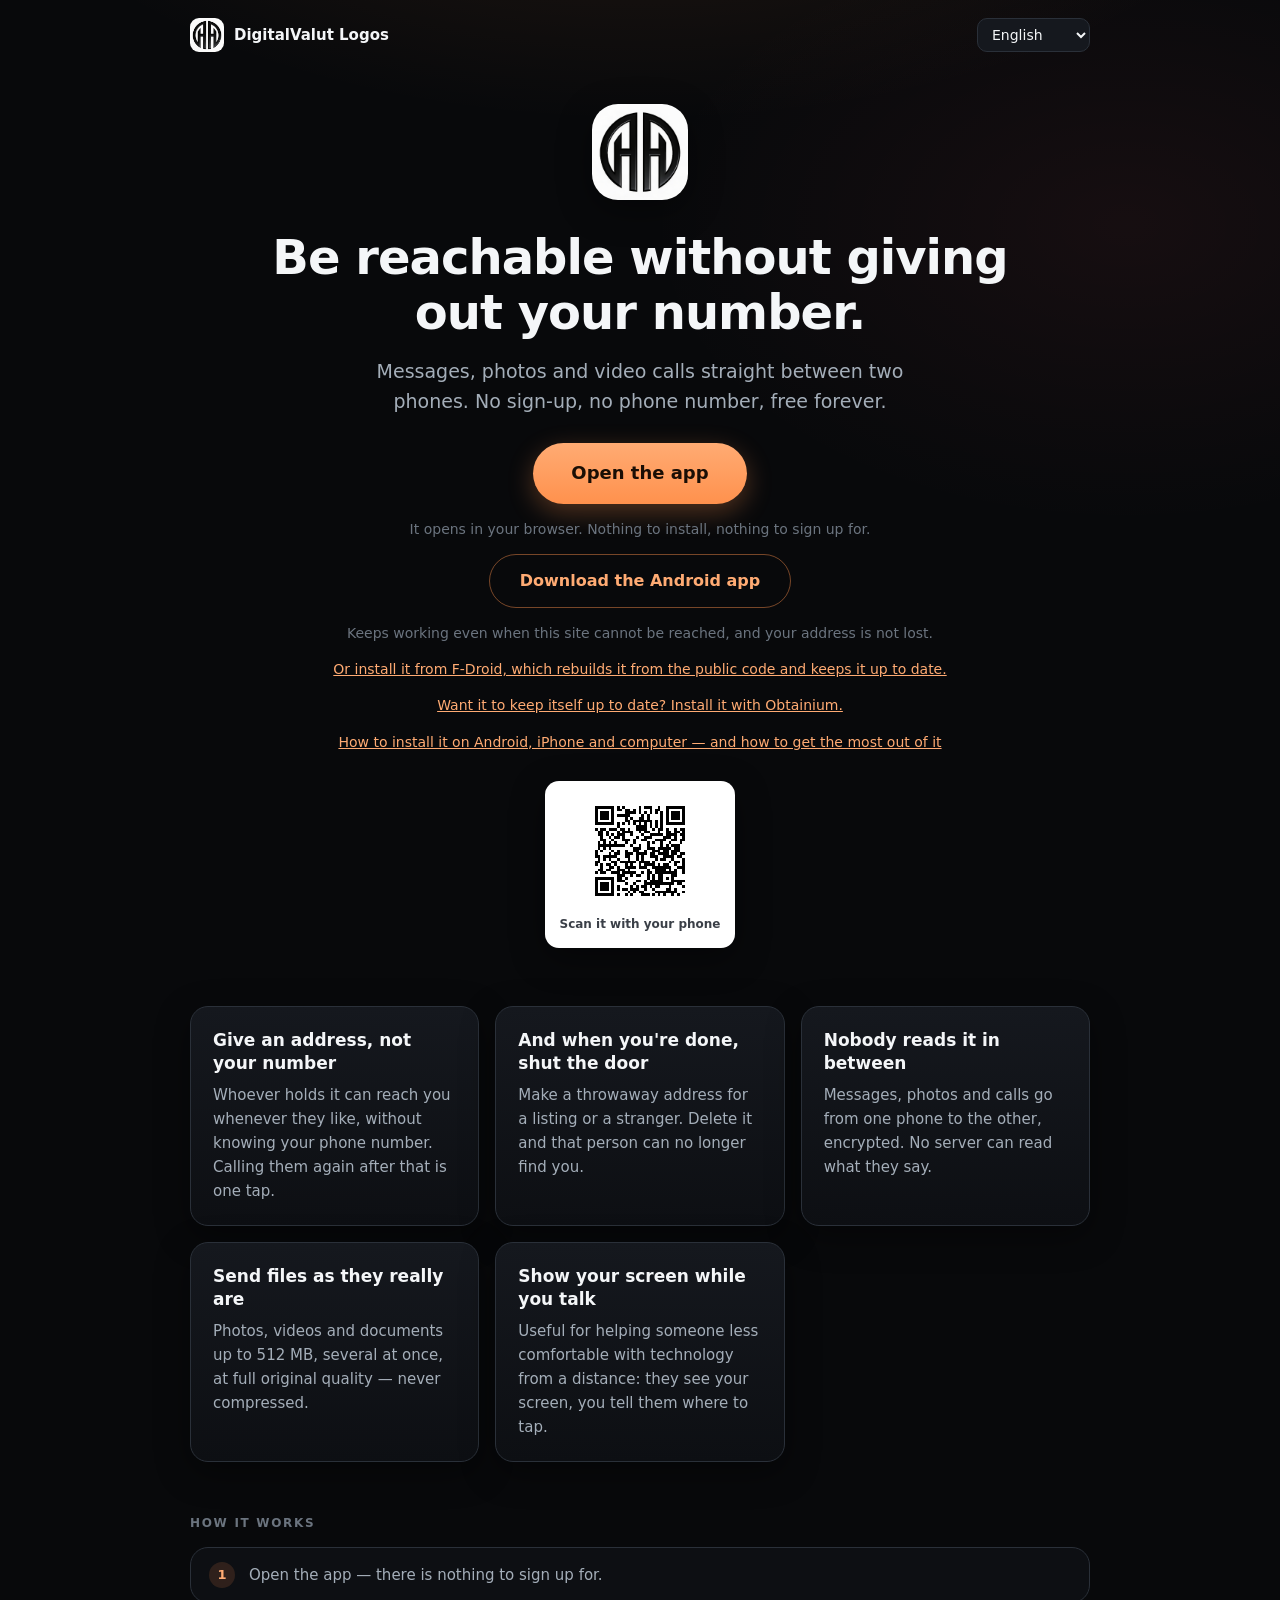
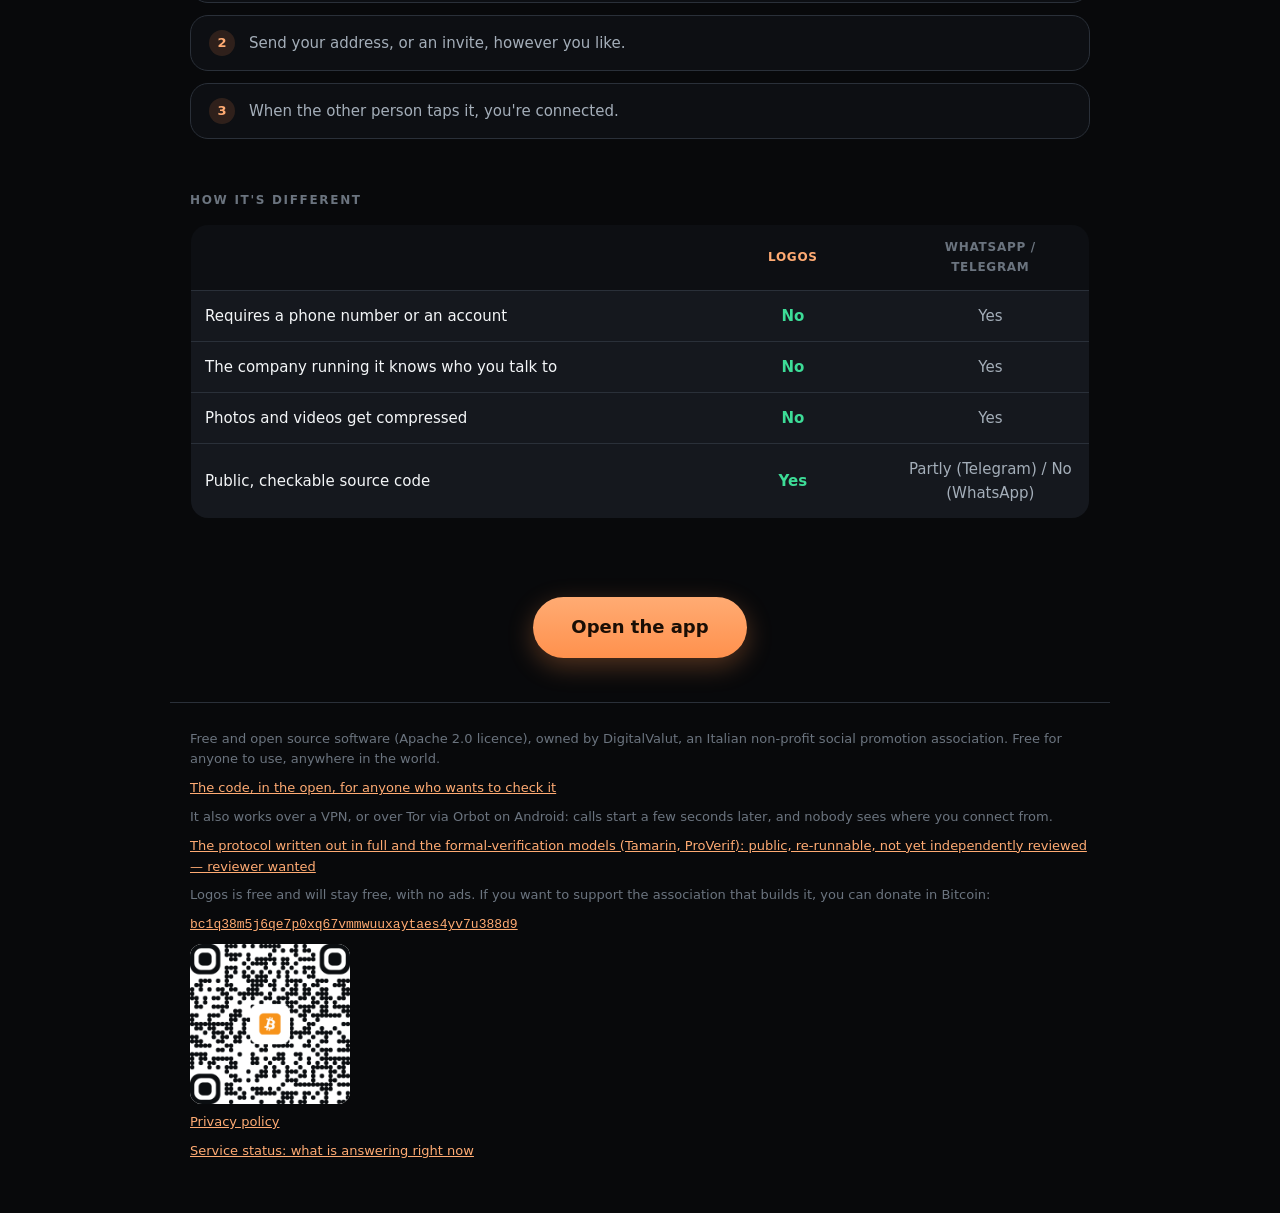
<file: index.html>
<!DOCTYPE html>
<html lang="it">
<!--
  Copyright 2026 Associazione di Promozione Sociale DigitalValut (ETS)

  Licensed under the Apache License, Version 2.0 (the "License");
  you may not use this file except in compliance with the License.
  You may obtain a copy of the License at

      http://www.apache.org/licenses/LICENSE-2.0

  Unless required by applicable law or agreed to in writing, software
  distributed under the License is distributed on an "AS IS" BASIS,
  WITHOUT WARRANTIES OR CONDITIONS OF ANY KIND, either express or implied.
  See the License for the specific language governing permissions and
  limitations under the License.
-->
<head>
<meta charset="utf-8">
<meta name="viewport" content="width=device-width, initial-scale=1, viewport-fit=cover">
<title>DigitalValut Logos — fatti chiamare senza dare il numero</title>

<!-- Same discipline as the app itself: nothing is loaded from anywhere else,
     so there is no third party to trust and nothing to compromise. -->
<meta http-equiv="Content-Security-Policy" content="
  default-src 'self';
  script-src 'self';
  style-src 'self';
  img-src 'self' data:;
  connect-src 'none';
  form-action 'none';
  base-uri 'none'">
<!-- frame-ancestors is deliberately absent: a browser ignores it when the
     policy arrives in a <meta> tag, and a directive that only produces a
     console warning is worse than no directive — it reads like protection
     that is not there. It belongs in an HTTP header, which GitHub Pages does
     not let us set. -->

<meta name="description" content="Fatti chiamare senza dare il numero di telefono. Messaggi, foto e videochiamate direttamente fra due telefoni, senza registrarsi e senza un server che legga le tue conversazioni. Gratis per sempre.">
<link rel="canonical" href="https://digitalvalut.github.io/logos-protocol/">

<!-- The card people see when the address is pasted into a chat. It has to stand
     on its own: a preview fetcher reads this page and nothing else. -->
<meta property="og:type" content="website">
<meta property="og:site_name" content="DigitalValut Logos">
<meta property="og:locale" content="it_IT">
<meta property="og:url" content="https://digitalvalut.github.io/logos-protocol/">
<meta property="og:title" content="Fatti chiamare senza dare il numero">
<meta property="og:description" content="Messaggi, foto e videochiamate direttamente fra due telefoni. Senza registrarsi, senza numero di telefono, gratis per sempre.">
<meta property="og:image" content="https://digitalvalut.github.io/logos-protocol/modifica-preview.jpg">
<meta property="og:image:type" content="image/jpeg">
<meta property="og:image:width" content="1200">
<meta property="og:image:height" content="630">
<meta property="og:image:alt" content="DigitalValut Logos">
<meta name="twitter:card" content="summary_large_image">
<meta name="twitter:title" content="Fatti chiamare senza dare il numero">
<meta name="twitter:description" content="Messaggi, foto e videochiamate direttamente fra due telefoni. Senza registrarsi, senza numero di telefono, gratis per sempre.">
<meta name="twitter:image" content="https://digitalvalut.github.io/logos-protocol/modifica-preview.jpg">

<link rel="icon" href="modifica-icon-192.png">
<link rel="apple-touch-icon" href="modifica-apple-touch-icon.png">
<link rel="stylesheet" href="index.css">
</head>
<body>

<header class="top">
  <div class="brand">
    <img src="modifica-icon-512.png" alt="" width="34" height="34">
    <span>DigitalValut Logos</span>
  </div>
  <select id="langSel" aria-label="Language"></select>
</header>

<main>

  <section class="hero">
    <img class="mark" src="modifica-icon-512.png" alt="DigitalValut Logos" width="96" height="96">
    <h1 data-i18n="hero.title">Fatti chiamare senza dare il numero.</h1>
    <p class="lede" data-i18n="hero.sub">Messaggi, foto e videochiamate direttamente fra due telefoni. Senza registrarsi, senza numero di telefono, gratis per sempre.</p>
    <a class="cta" href="modifica.html" data-i18n="hero.cta">Apri l'app</a>
    <p class="under" data-i18n="hero.note">Si apre nel browser. Non c'è niente da installare e niente da registrare.</p>
    <!-- ⚠️ AGGIUNTO IL 7 SET 2026. L'operatore: «manca dove invia a un utente
         che non la conosce la possibilita' di leggere il sito o scaricarsi
         appunto l'app». Da questa pagina si poteva solo ENTRARE nell'app: chi
         voleva quella per Android non aveva da nessuna parte dove prenderla,
         e il link all'APK esisteva solo dentro il messaggio di condivisione.
         Sotto «Apri l'app» e non sopra, di proposito: la versione nel browser
         non chiede niente e funziona subito, e resta la prima cosa da
         provare. Questa e' per chi vuole tenersela. -->
    <a class="cta ghost" href="https://github.com/digitalvalut/logos-protocol/releases/latest/download/DigitalValut-Logos.apk" data-i18n="hero.apk">Scarica l'app per Android</a>
    <p class="under" data-i18n="hero.apkNote">Continua a funzionare anche quando questo sito è irraggiungibile, e il tuo indirizzo non si perde.</p>
    <!-- AGGIUNTO IL 7 NOV 2026: Logos e' su F-Droid dal 4 nov (versione 72).
         F-Droid ricostruisce il pacchetto dal codice pubblico, verifica che
         coincida con il nostro e lo aggiorna da solo: per chi non si fida di
         un APK scaricato da un sito, e' la strada migliore. Come per Obtainium
         sotto, tutta la frase e' il collegamento (paint() sostituisce il testo). -->
    <p class="under"><a class="undera" href="https://f-droid.org/packages/io.github.digitalvalut.logos/" data-i18n="hero.fdroid">Oppure installala da F-Droid, che la ricostruisce dal codice pubblico e la aggiorna da sola.</a></p>
    <!-- ⚠️ AGGIUNTO IL 7 SET 2026. Il sito offriva l'APK e poi taceva: chi lo
         scaricava restava fermo a quella versione per sempre. In un'app che
         pubblica correzioni di sicurezza, un telefono che non si aggiorna e'
         IL problema, non un dettaglio. Obtainium era gia' spiegato — ma nel
         README, cioe' dove leggono gli sviluppatori, non le persone.
         Tutta la frase e' il collegamento, e non un pezzo di essa, perche'
         paint() sostituisce il textContent dell'elemento: un <a> annidato
         dentro un <p> tradotto verrebbe cancellato alla prima lingua. -->
    <p class="under"><a class="undera" href="https://github.com/ImranR98/Obtainium" data-i18n="hero.apkUpdate">Vuoi che si aggiorni da solo? Installalo con Obtainium.</a></p>
    <!-- La riga che c'era qui parlava della «modalita' semplice», tolta dall'app
         nella 4.45: era una promessa a vuoto. Al suo posto, la pagina che
         accompagna chiunque, su qualunque dispositivo, fino al massimo. -->
    <p class="under"><a class="undera" href="installa.html" data-i18n="hero.installa">Come installarlo su Android, iPhone e computer — e come usarlo al massimo</a></p>
    <div class="heroqr">
      <canvas id="heroQr" width="1" height="1" aria-hidden="true"></canvas>
      <span data-i18n="hero.qr">Inquadralo dal telefono</span>
    </div>
  </section>

  <section class="cards">
    <div class="card">
      <h2 data-i18n="what.1t">Dai un indirizzo, non il numero</h2>
      <p data-i18n="what.1b">Chi ce l'ha ti raggiunge quando vuole, senza conoscere il tuo numero di telefono. Richiamarlo poi è un tocco solo.</p>
    </div>
    <div class="card">
      <h2 data-i18n="what.2t">E quando basta, chiudi la porta</h2>
      <p data-i18n="what.2b">Crea un indirizzo usa e getta per un annuncio o per uno sconosciuto. Lo cancelli e quella persona non ti trova più.</p>
    </div>
    <div class="card">
      <h2 data-i18n="what.3t">Nessuno legge in mezzo</h2>
      <p data-i18n="what.3b">Messaggi, foto e chiamate passano da un telefono all'altro, cifrati. Nessun server può leggerne il contenuto.</p>
    </div>
    <div class="card">
      <h2 data-i18n="what.4t">Manda i file come sono davvero</h2>
      <p data-i18n="what.4b">Foto, video e documenti fino a 512 MB, più di uno alla volta, nella qualità originale — senza comprimerli.</p>
    </div>
    <div class="card">
      <h2 data-i18n="what.5t">Mostra il tuo schermo mentre parlate</h2>
      <p data-i18n="what.5b">Utile per aiutare a distanza chi ha meno familiarità con la tecnologia: vede il tuo schermo, tu gli dici dove toccare.</p>
    </div>
  </section>

  <section class="steps">
    <h2 class="sectitle" data-i18n="how.title">Come funziona</h2>
    <ol>
      <li data-i18n="how.1">Apri l'app: non c'è niente da registrare.</li>
      <li data-i18n="how.2">Manda il tuo indirizzo, o un invito, come preferisci.</li>
      <li data-i18n="how.3">Quando l'altra persona lo tocca, siete collegati.</li>
    </ol>
  </section>

  <section class="compare">
    <h2 class="sectitle" data-i18n="compare.title">In cosa è diversa</h2>
    <table>
      <thead>
        <tr><th></th><th>Logos</th><th>WhatsApp / Telegram</th></tr>
      </thead>
      <tbody>
        <tr><td data-i18n="compare.row1">Serve un numero di telefono o un account</td><td data-i18n="compare.no">No</td><td data-i18n="compare.yes">Sì</td></tr>
        <tr><td data-i18n="compare.row2">Chi gestisce il servizio sa con chi parli</td><td data-i18n="compare.no">No</td><td data-i18n="compare.yes">Sì</td></tr>
        <tr><td data-i18n="compare.row3">Foto e video vengono compressi</td><td data-i18n="compare.no">No</td><td data-i18n="compare.yes">Sì</td></tr>
        <tr><td data-i18n="compare.row4">Codice sorgente pubblico e verificabile</td><td data-i18n="compare.yes">Sì</td><td data-i18n="compare.partial">Parzialmente (Telegram) / No (WhatsApp)</td></tr>
      </tbody>
    </table>
  </section>

  <section class="last">
    <a class="cta" href="modifica.html" data-i18n="hero.cta">Apri l'app</a>
  </section>

</main>

<footer>
  <p data-i18n="foot.who">Software libero e open source (licenza Apache 2.0), di proprietà dell'Associazione di Promozione Sociale DigitalValut, Ente del Terzo Settore. Utilizzabile gratis da chiunque, ovunque nel mondo.</p>
  <p><a href="https://github.com/digitalvalut/logos-protocol" data-i18n="foot.code">Il codice, in chiaro, per chiunque voglia controllarlo</a></p>
  <p data-i18n="foot.vpn">Funziona anche con una VPN, o con Tor tramite Orbot su Android: le chiamate partono qualche secondo più tardi, e nessuno vede da dove ti colleghi.</p>
  <p><a href="https://github.com/digitalvalut/logos-protocol/tree/main/prova-formale" data-i18n="foot.formal">Il protocollo scritto per intero e i modelli di verifica formale (Tamarin, ProVerif): pubblici, rieseguibili, non ancora revisionati da terzi — cercasi revisore</a></p>
  <!-- AGGIUNTO L'8 NOV 2026. L'indirizzo e' dell'associazione; e' scritto per
       intero, senza traduzione, perche' un indirizzo copiato male e' denaro
       perso per sempre (un test controlla che sia uguale ovunque e valido). Il
       link bitcoin: apre il portafoglio sul telefono, il QR serve a chi dona da
       un altro dispositivo. -->
  <p data-i18n="foot.donate">Logos è gratis e lo resterà, senza pubblicità. Se vuoi sostenere l'associazione che lo sviluppa, puoi donare in Bitcoin:</p>
  <p class="donate"><a href="bitcoin:bc1q38m5j6qe7p0xq67vmmwuuxaytaes4yv7u388d9"><code>bc1q38m5j6qe7p0xq67vmmwuuxaytaes4yv7u388d9</code></a></p>
  <p class="donate"><img src="media/dona-bitcoin.png" width="160" height="160" alt="Bitcoin: bc1q38m5j6qe7p0xq67vmmwuuxaytaes4yv7u388d9"></p>
  <p><a href="privacy.html" data-i18n="foot.privacy">Informativa sulla privacy</a></p>
  <p><a href="stato.html" data-i18n="foot.stato">Stato del servizio: cosa risponde adesso</a></p>
</footer>

<script src="index.js"></script>
</body>
</html>
</file>
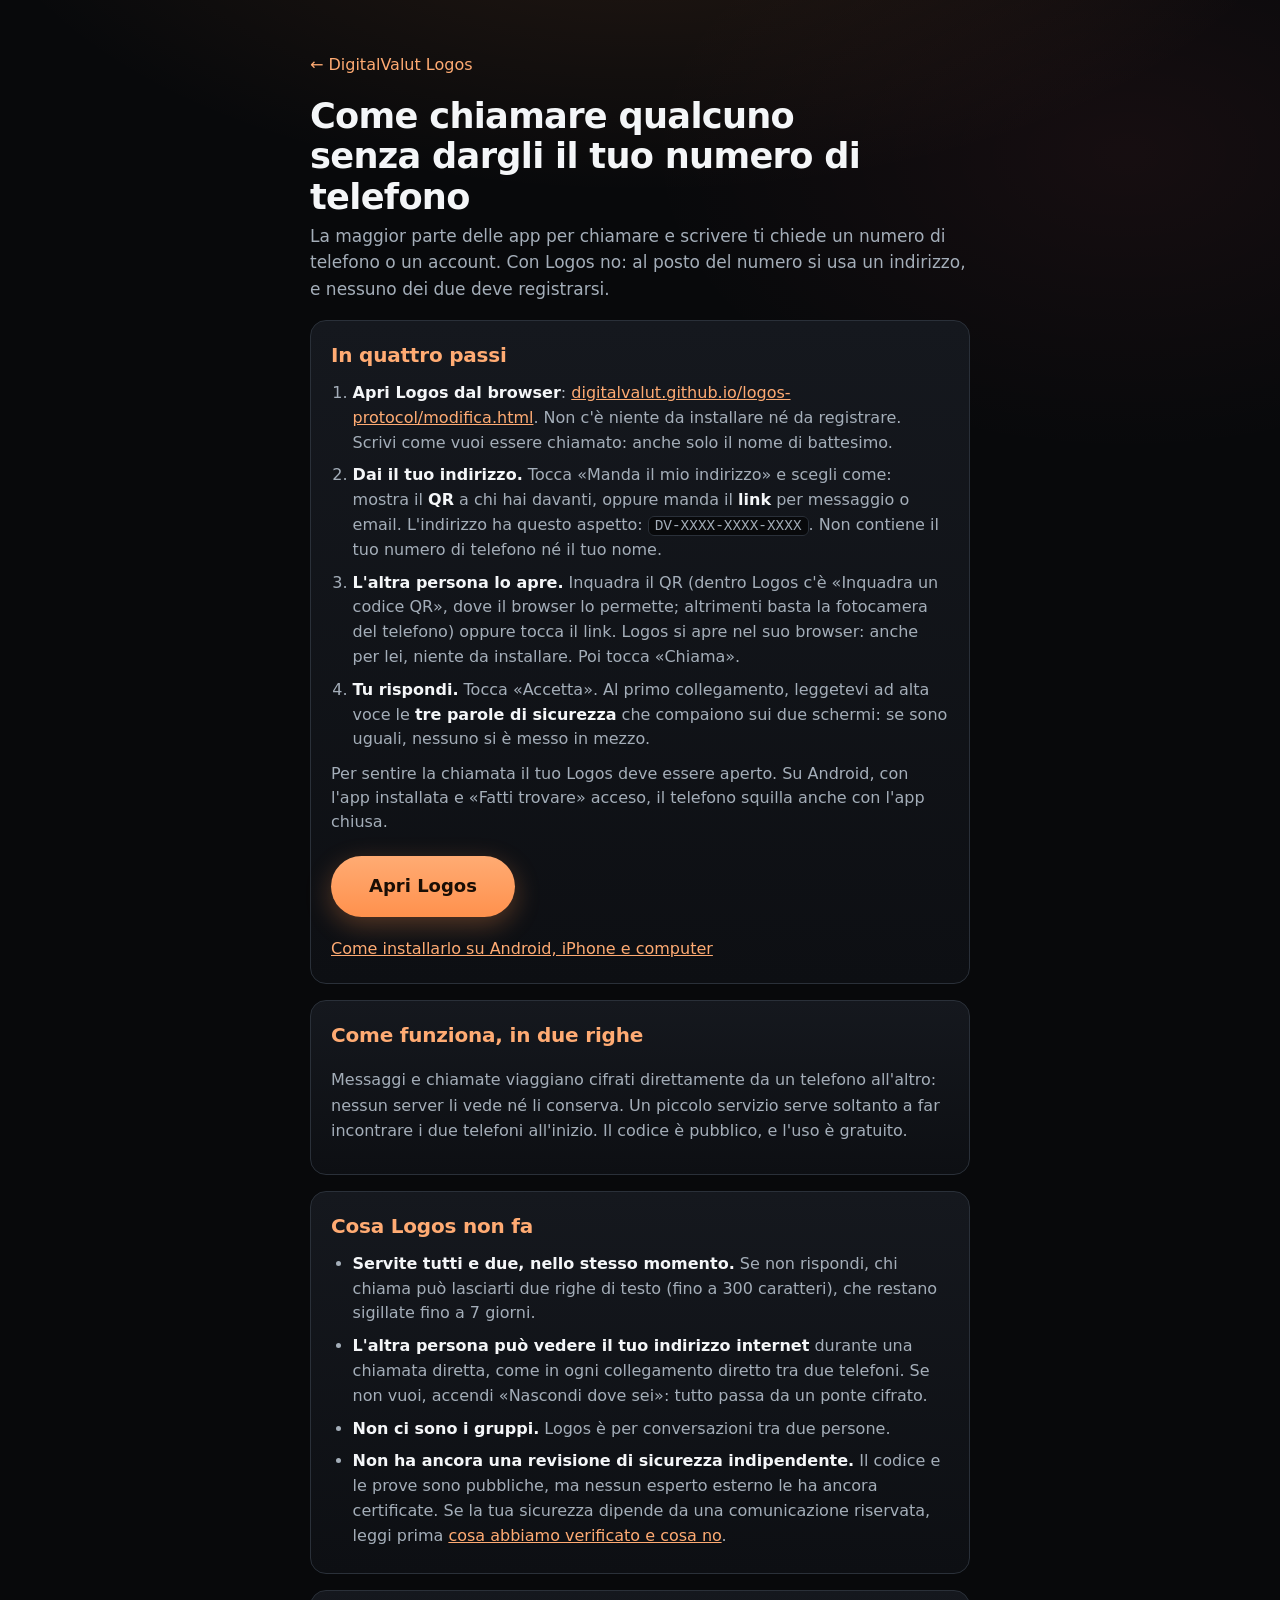
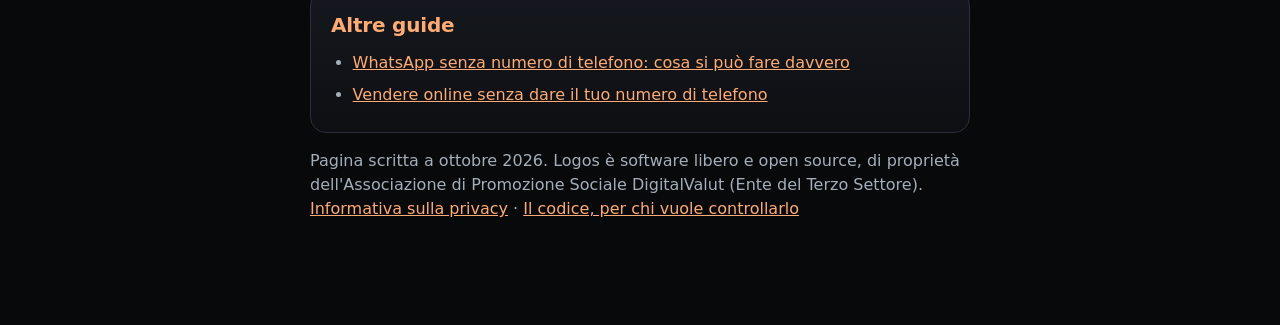
<file: chiamare-senza-numero.html>
<!DOCTYPE html>
<html lang="it">
<!--
  Copyright 2026 Associazione di Promozione Sociale DigitalValut (ETS)

  Licensed under the Apache License, Version 2.0 (the "License");
  you may not use this file except in compliance with the License.
  You may obtain a copy of the License at

      http://www.apache.org/licenses/LICENSE-2.0

  Unless required by applicable law or agreed to in writing, software
  distributed under the License is distributed on an "AS IS" BASIS,
  WITHOUT WARRANTIES OR CONDITIONS OF ANY KIND, either express or implied.
  See the License for the specific language governing permissions and
  limitations under the License.
-->
<head>
<meta charset="utf-8">
<meta name="viewport" content="width=device-width, initial-scale=1">
<title>Chiamare qualcuno senza dare il tuo numero di telefono — Logos</title>
<meta name="description" content="Chiamate e messaggi senza dare il tuo numero e senza registrarti: apri Logos nel browser, mostra un QR o manda un link. Gratis, con i passi e i limiti spiegati.">
<link rel="canonical" href="https://digitalvalut.github.io/logos-protocol/chiamare-senza-numero.html">
<meta property="og:type" content="article">
<meta property="og:locale" content="it_IT">
<meta property="og:url" content="https://digitalvalut.github.io/logos-protocol/chiamare-senza-numero.html">
<meta property="og:title" content="Come chiamare qualcuno senza dargli il tuo numero di telefono">
<meta property="og:description" content="Chiamate e messaggi senza dare il tuo numero e senza registrarti: apri Logos nel browser, mostra un QR o manda un link. Gratis, con i passi e i limiti spiegati.">
<meta property="og:image" content="https://digitalvalut.github.io/logos-protocol/modifica-preview.jpg">
<meta property="og:image:alt" content="DigitalValut Logos">

<!-- Una guida in parole semplici: scritta per chi arriva da una ricerca e non
     sa niente di Logos. Stessa disciplina delle altre pagine: niente caricato
     da fuori, niente script, niente stile dentro la pagina. Le promesse sono
     solo quelle che l'app mantiene, e i limiti stanno scritti in chiaro. -->
<meta http-equiv="Content-Security-Policy" content="
  default-src 'self';
  script-src 'self';
  style-src 'self';
  img-src 'self' data:;
  connect-src 'none';
  form-action 'none';
  base-uri 'none'">

<link rel="icon" href="modifica-icon-192.png">
<link rel="stylesheet" href="index.css">
<link rel="stylesheet" href="installa.css">
</head>
<body>
<main class="legal installa">

<p class="inst-top"><a href="index.html">← DigitalValut Logos</a></p>

<h1>Come chiamare qualcuno senza dargli il tuo numero di telefono</h1>
<p class="lead">La maggior parte delle app per chiamare e scrivere ti chiede un numero di telefono o un account. Con Logos no: al posto del numero si usa un indirizzo, e nessuno dei due deve registrarsi.</p>

<section class="inst-card" id="passi">
  <h2>In quattro passi</h2>
  <ol>
    <li><strong>Apri Logos dal browser</strong>: <a href="modifica.html">digitalvalut.github.io/logos-protocol/modifica.html</a>. Non c'è niente da installare né da registrare. Scrivi come vuoi essere chiamato: anche solo il nome di battesimo.</li>
    <li><strong>Dai il tuo indirizzo.</strong> Tocca «Manda il mio indirizzo» e scegli come: mostra il <strong>QR</strong> a chi hai davanti, oppure manda il <strong>link</strong> per messaggio o email. L'indirizzo ha questo aspetto: <code>DV-XXXX-XXXX-XXXX</code>. Non contiene il tuo numero di telefono né il tuo nome.</li>
    <li><strong>L'altra persona lo apre.</strong> Inquadra il QR (dentro Logos c'è «Inquadra un codice QR», dove il browser lo permette; altrimenti basta la fotocamera del telefono) oppure tocca il link. Logos si apre nel suo browser: anche per lei, niente da installare. Poi tocca «Chiama».</li>
    <li><strong>Tu rispondi.</strong> Tocca «Accetta». Al primo collegamento, leggetevi ad alta voce le <strong>tre parole di sicurezza</strong> che compaiono sui due schermi: se sono uguali, nessuno si è messo in mezzo.</li>
  </ol>
  <p class="inst-note">Per sentire la chiamata il tuo Logos deve essere aperto. Su Android, con l'app installata e «Fatti trovare» acceso, il telefono squilla anche con l'app chiusa.</p>
  <p><a class="cta" href="modifica.html">Apri Logos</a></p>
  <p class="inst-note"><a href="installa.html">Come installarlo su Android, iPhone e computer</a></p>
</section>

<section class="inst-card" id="come-funziona">
  <h2>Come funziona, in due righe</h2>
  <p>Messaggi e chiamate viaggiano cifrati direttamente da un telefono all'altro: nessun server li vede né li conserva. Un piccolo servizio serve soltanto a far incontrare i due telefoni all'inizio. Il codice è pubblico, e l'uso è gratuito.</p>
</section>

<section class="inst-card" id="limiti">
  <h2>Cosa Logos non fa</h2>
  <ul>
    <li><strong>Servite tutti e due, nello stesso momento.</strong> Se non rispondi, chi chiama può lasciarti due righe di testo (fino a 300 caratteri), che restano sigillate fino a 7 giorni.</li>
    <li><strong>L'altra persona può vedere il tuo indirizzo internet</strong> durante una chiamata diretta, come in ogni collegamento diretto tra due telefoni. Se non vuoi, accendi «Nascondi dove sei»: tutto passa da un ponte cifrato.</li>
    <li><strong>Non ci sono i gruppi.</strong> Logos è per conversazioni tra due persone.</li>
    <li><strong>Non ha ancora una revisione di sicurezza indipendente.</strong> Il codice e le prove sono pubbliche, ma nessun esperto esterno le ha ancora certificate. Se la tua sicurezza dipende da una comunicazione riservata, leggi prima <a href="https://github.com/digitalvalut/logos-protocol/blob/main/THREAT-MODEL.md">cosa abbiamo verificato e cosa no</a>.</li>
  </ul>
</section>

<section class="inst-card" id="altre-guide">
  <h2>Altre guide</h2>
  <ul>
    <li><a href="whatsapp-senza-numero.html">WhatsApp senza numero di telefono: cosa si può fare davvero</a></li>
    <li><a href="vendere-senza-dare-il-numero.html">Vendere online senza dare il tuo numero di telefono</a></li>
  </ul>
</section>

<p class="inst-note">Pagina scritta a ottobre 2026. Logos è software libero e open source, di proprietà dell'Associazione di Promozione Sociale DigitalValut (Ente del Terzo Settore). <a href="privacy.html">Informativa sulla privacy</a> · <a href="https://github.com/digitalvalut/logos-protocol">Il codice, per chi vuole controllarlo</a></p>

</main>
</body>
</html>
</file>
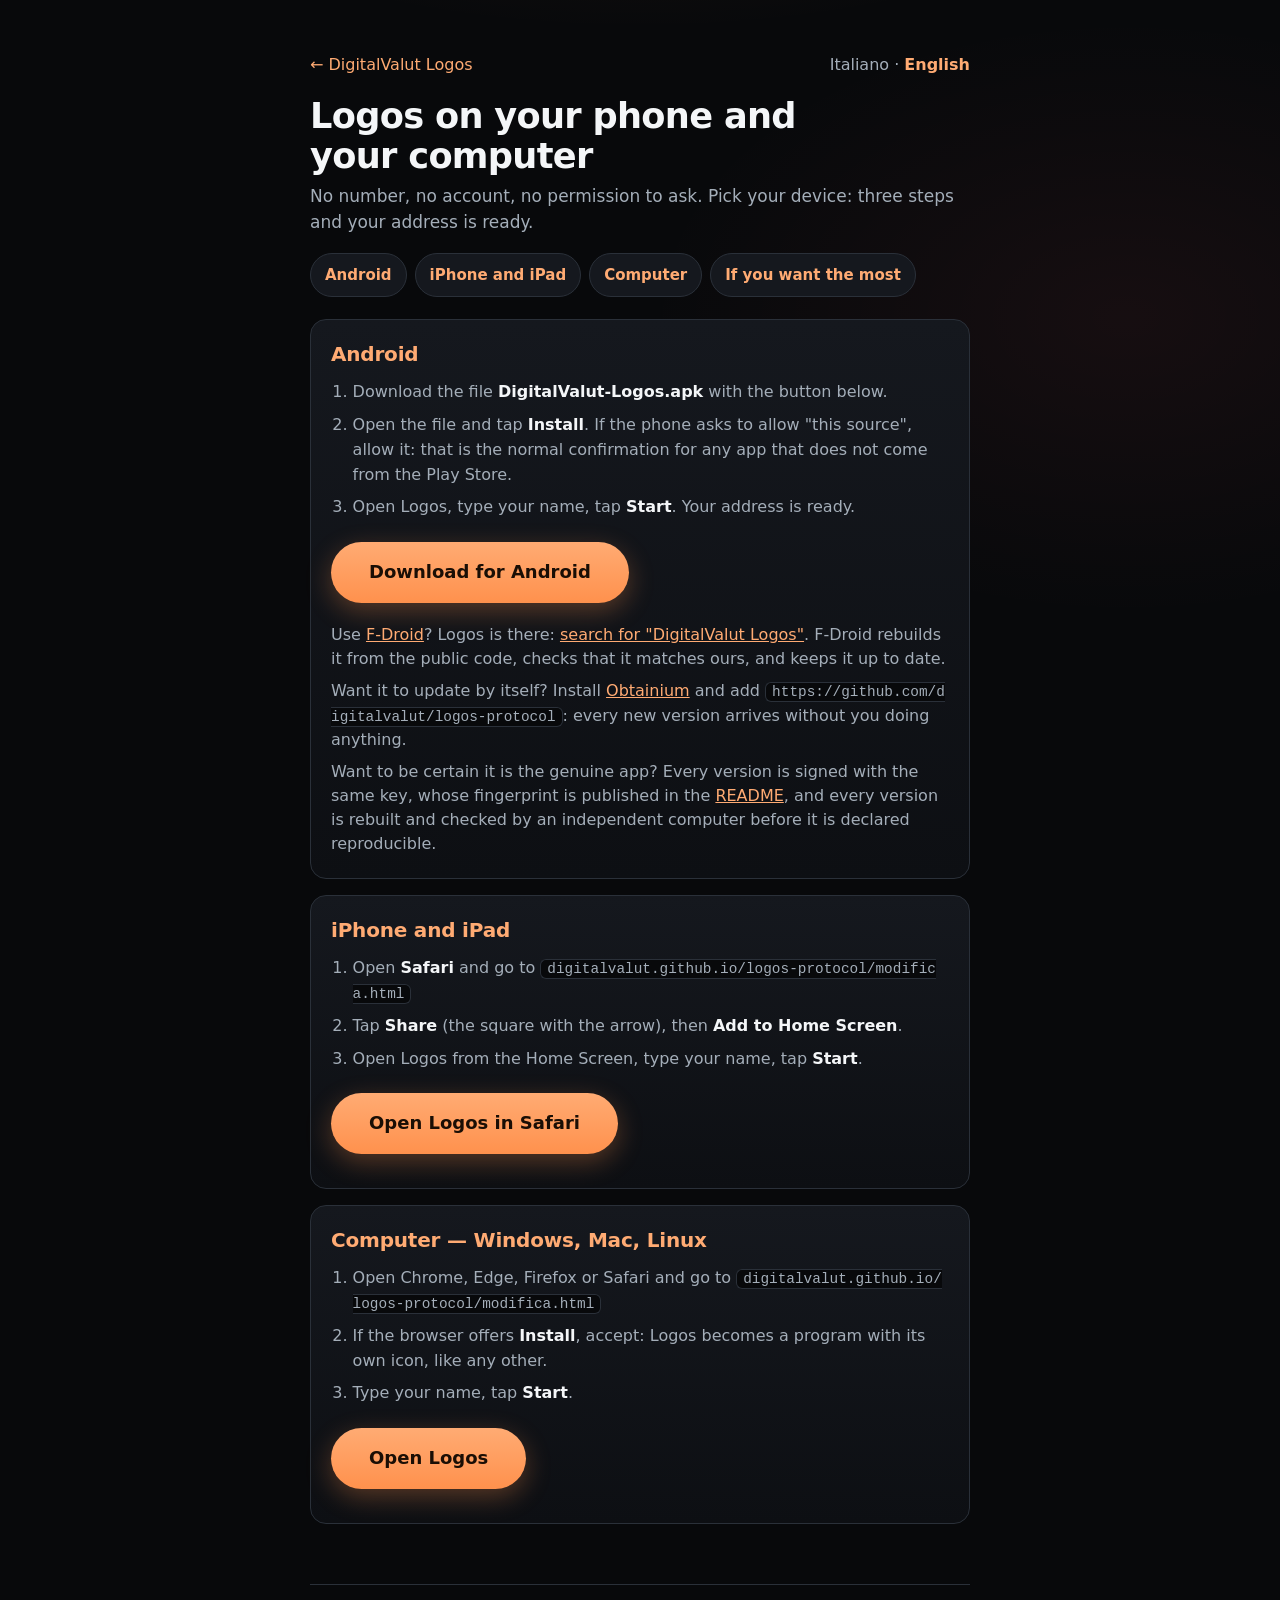
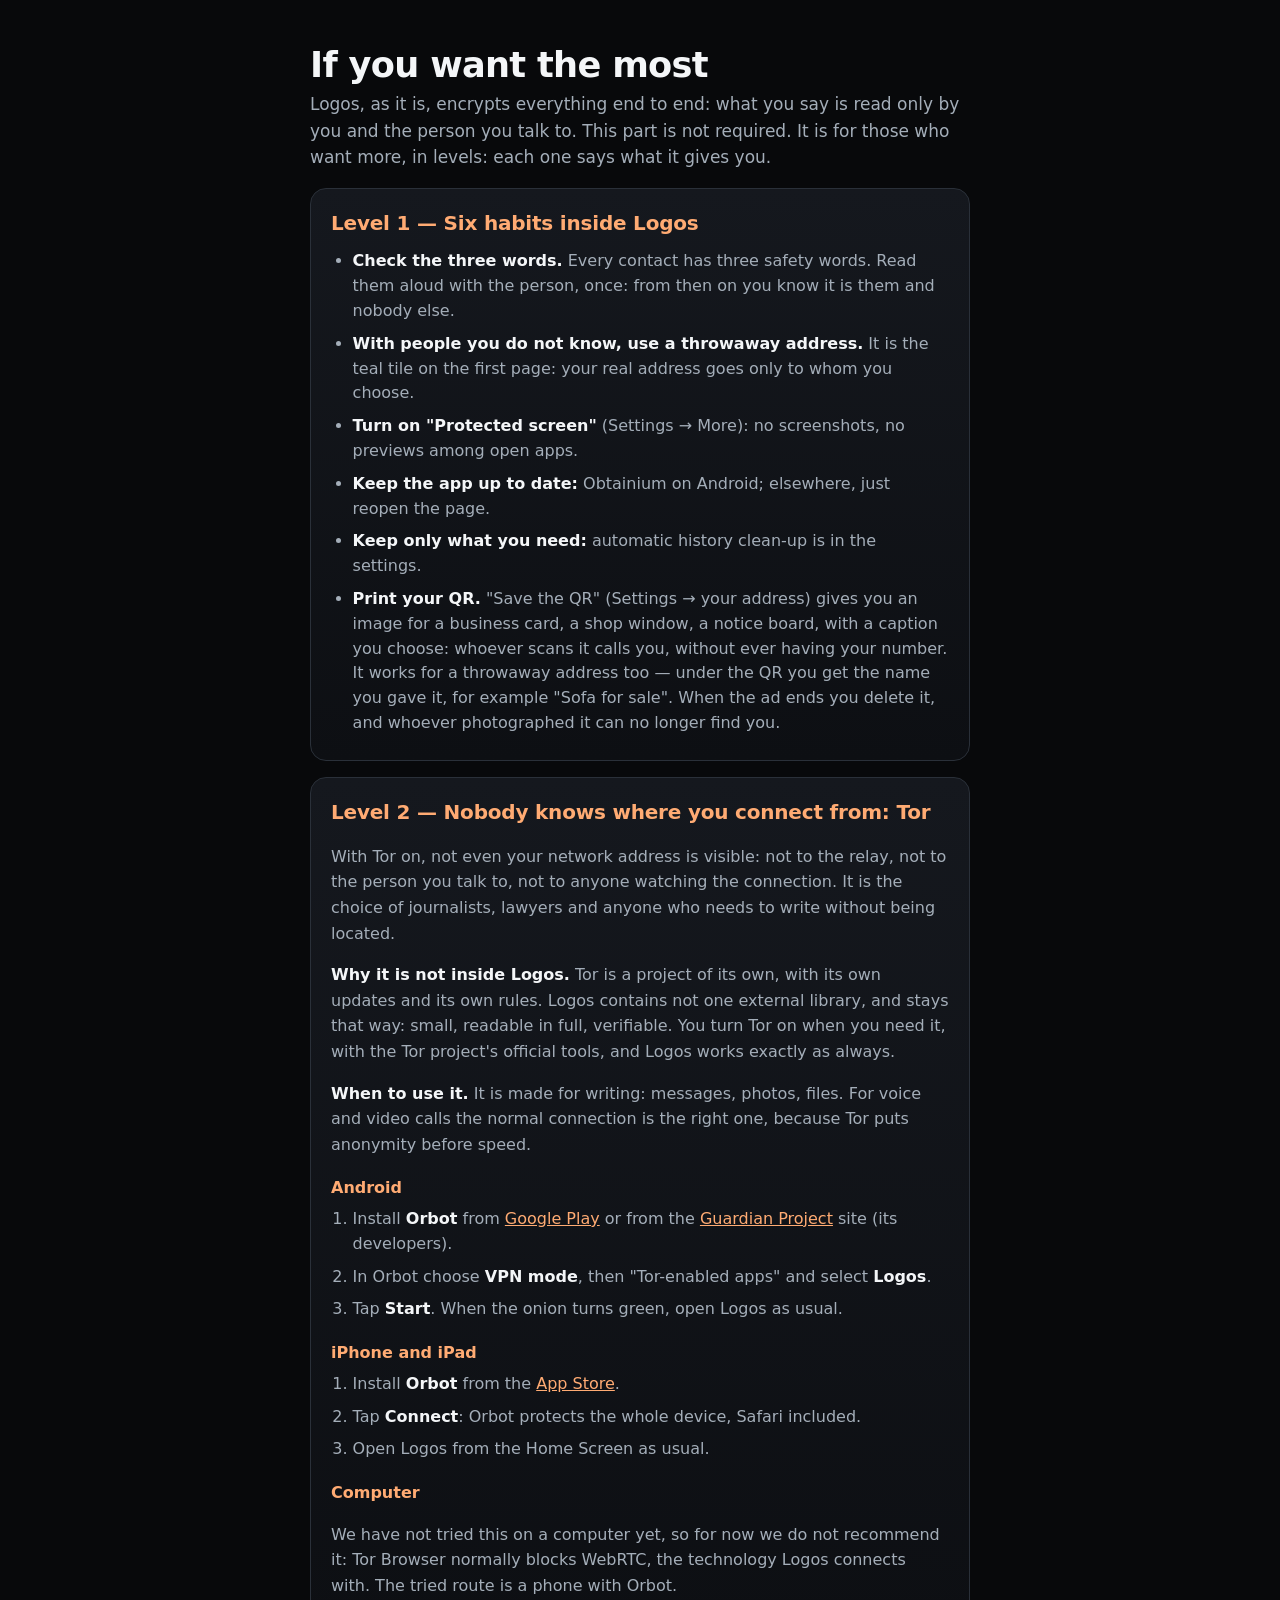
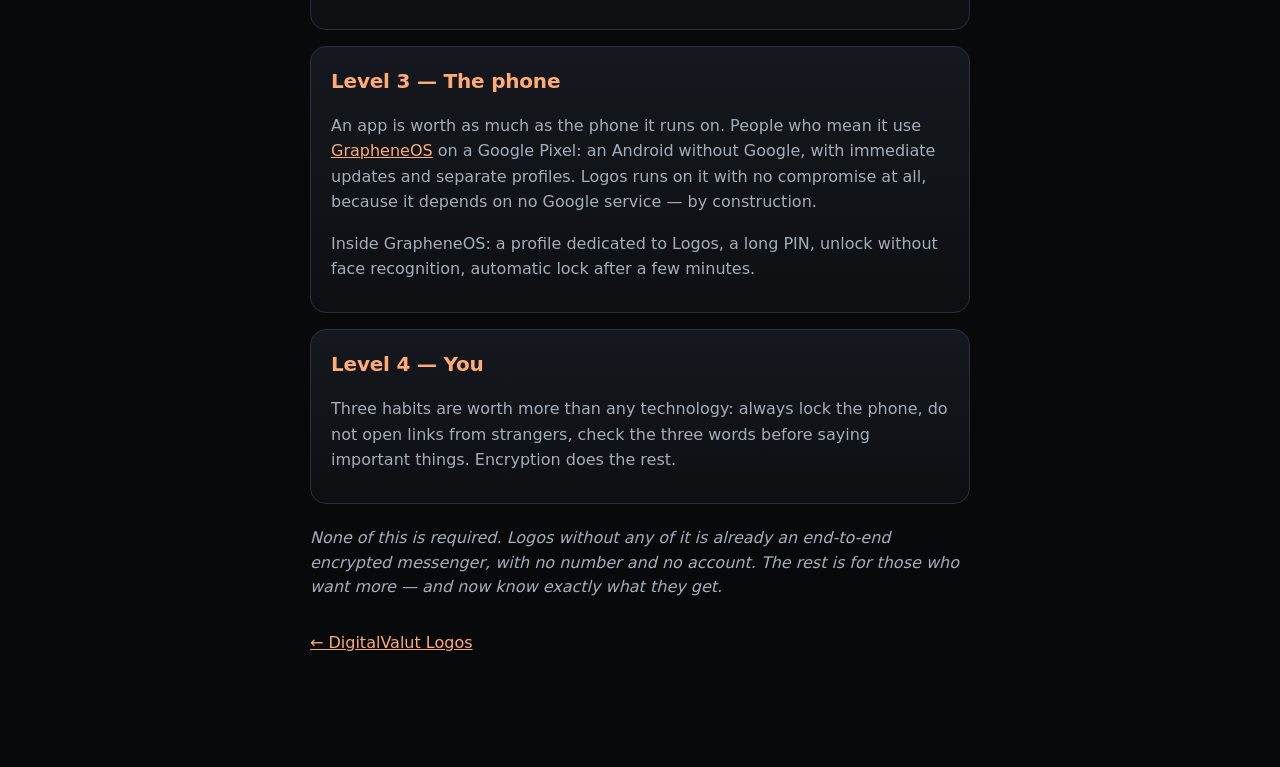
<file: installa.html>
<!DOCTYPE html>
<html lang="it">
<!--
  Copyright 2026 Associazione di Promozione Sociale DigitalValut (ETS)

  Licensed under the Apache License, Version 2.0 (the "License");
  you may not use this file except in compliance with the License.
  You may obtain a copy of the License at

      http://www.apache.org/licenses/LICENSE-2.0

  Unless required by applicable law or agreed to in writing, software
  distributed under the License is distributed on an "AS IS" BASIS,
  WITHOUT WARRANTIES OR CONDITIONS OF ANY KIND, either express or implied.
  See the License for the specific language governing permissions and
  limitations under the License.
-->
<head>
<meta charset="utf-8">
<meta name="viewport" content="width=device-width, initial-scale=1">
<title>Installa Logos — DigitalValut Logos</title>
<meta name="description" content="Logos su Android, iPhone e computer in tre passi. E, per chi vuole il massimo, la scala completa: dalle tre parole di sicurezza a Tor e GrapheneOS.">

<!-- Stessa disciplina delle altre pagine: niente caricato da fuori. I link
     verso Orbot, Tor Browser e GrapheneOS sono link, non script. -->
<meta http-equiv="Content-Security-Policy" content="
  default-src 'self';
  script-src 'self';
  style-src 'self';
  img-src 'self' data:;
  connect-src 'none';
  form-action 'none';
  base-uri 'none'">

<link rel="icon" href="modifica-icon-192.png">
<link rel="stylesheet" href="index.css">
<link rel="stylesheet" href="installa.css">
</head>
<body>
<main class="legal installa">

<p class="inst-top"><a href="index.html" data-i18n="top.back">← DigitalValut Logos</a> <span class="inst-lang"><a href="#" id="langIt">Italiano</a> · <a href="#" id="langEn">English</a></span></p>

<h1 data-i18n="h.title">Logos sul tuo telefono e sul tuo computer</h1>
<p class="lead" data-i18n="h.lead">Nessun numero, nessun account, nessun permesso da chiedere. Scegli il tuo dispositivo: tre passi e hai il tuo indirizzo.</p>

<nav class="inst-nav" aria-label="Sezioni">
  <a href="#android" data-i18n="nav.android">Android</a>
  <a href="#ios" data-i18n="nav.ios">iPhone e iPad</a>
  <a href="#pc" data-i18n="nav.pc">Computer</a>
  <a href="#massimo" data-i18n="nav.max">Se vuoi il massimo</a>
</nav>

<section id="android" class="inst-card">
  <h2 data-i18n="and.t">Android</h2>
  <ol>
    <li data-i18n="and.1">Scarica il file <strong>DigitalValut-Logos.apk</strong> con il pulsante qui sotto.</li>
    <li data-i18n="and.2">Apri il file e tocca <strong>Installa</strong>. Se il telefono chiede il permesso per «questa fonte», concedilo: è la conferma normale per ogni app che non passa dal Play Store.</li>
    <li data-i18n="and.3">Apri Logos, scrivi il tuo nome, tocca <strong>Inizia</strong>. Il tuo indirizzo è pronto.</li>
  </ol>
  <p><a class="cta" href="https://github.com/digitalvalut/logos-protocol/releases/latest/download/DigitalValut-Logos.apk" data-i18n="and.cta">Scarica per Android</a></p>
  <p class="inst-note" data-i18n="and.fdroid">Usi <a href="https://f-droid.org/">F-Droid</a>? Logos è lì: <a href="https://f-droid.org/packages/io.github.digitalvalut.logos/">cercalo come «DigitalValut Logos»</a>. F-Droid lo ricostruisce dal codice pubblico, controlla che coincida con il nostro, e lo aggiorna da solo.</p>
  <p class="inst-note" data-i18n="and.obt">Vuoi che si aggiorni da solo? Installa <a href="https://github.com/ImranR98/Obtainium">Obtainium</a> e aggiungi l'indirizzo <code>https://github.com/digitalvalut/logos-protocol</code>: ogni versione nuova arriva senza fare niente.</p>
  <p class="inst-note" data-i18n="and.sig">Vuoi la certezza che sia l'app originale? Ogni versione è firmata con la stessa chiave, la cui impronta è pubblicata nel <a href="https://github.com/digitalvalut/logos-protocol#android-as-a-signed-apk">README</a>, e ogni versione viene ricostruita e verificata da un computer indipendente prima di essere dichiarata riproducibile.</p>
</section>

<section id="ios" class="inst-card">
  <h2 data-i18n="ios.t">iPhone e iPad</h2>
  <ol>
    <li data-i18n="ios.1">Apri <strong>Safari</strong> e vai su <code>digitalvalut.github.io/logos-protocol/modifica.html</code></li>
    <li data-i18n="ios.2">Tocca <strong>Condividi</strong> (il quadrato con la freccia in alto), poi <strong>Aggiungi a Home</strong>.</li>
    <li data-i18n="ios.3">Apri Logos dalla schermata Home, scrivi il tuo nome, tocca <strong>Inizia</strong>.</li>
  </ol>
  <p><a class="cta" href="modifica.html" data-i18n="ios.cta">Apri Logos in Safari</a></p>
</section>

<section id="pc" class="inst-card">
  <h2 data-i18n="pc.t">Computer — Windows, Mac, Linux</h2>
  <ol>
    <li data-i18n="pc.1">Apri Chrome, Edge, Firefox o Safari e vai su <code>digitalvalut.github.io/logos-protocol/modifica.html</code></li>
    <li data-i18n="pc.2">Se il browser propone <strong>Installa</strong>, accetta: Logos diventa un programma con la sua icona, come gli altri.</li>
    <li data-i18n="pc.3">Scrivi il tuo nome, tocca <strong>Inizia</strong>.</li>
  </ol>
  <p><a class="cta" href="modifica.html" data-i18n="pc.cta">Apri Logos</a></p>
</section>

<hr class="inst-sep">

<h1 id="massimo" data-i18n="max.title">Se vuoi il massimo</h1>
<p class="lead" data-i18n="max.lead">Logos, così com'è, cifra tutto da capo a capo: quello che dici lo leggete solo tu e la persona con cui parli. Questa parte non è obbligatoria. È per chi vuole di più, a livelli: ognuno dice cosa ti dà.</p>

<section class="inst-card">
  <h2 data-i18n="l1.t">Livello 1 — Sei gesti dentro Logos</h2>
  <ul>
    <li data-i18n="l1.a"><strong>Verifica le tre parole.</strong> Ogni contatto ha tre parole di sicurezza. Leggile a voce con la persona, una volta sola: da quel momento sai che è lei e nessun altro.</li>
    <li data-i18n="l1.b"><strong>Con chi non conosci, usa un indirizzo usa e getta.</strong> È il riquadro verde acqua nella prima pagina: il tuo indirizzo vero lo dai solo a chi scegli tu.</li>
    <li data-i18n="l1.c"><strong>Accendi «Schermo protetto»</strong> (Impostazioni → Altro): niente screenshot, niente anteprime tra le app aperte.</li>
    <li data-i18n="l1.d"><strong>Tieni l'app aggiornata:</strong> Obtainium su Android; altrove basta riaprire la pagina.</li>
    <li data-i18n="l1.e"><strong>Conserva solo quello che ti serve:</strong> la pulizia automatica della cronologia è nelle impostazioni.</li>
    <li data-i18n="l1.f"><strong>Stampa il tuo QR.</strong> «Salva il QR» (Impostazioni → il tuo indirizzo) ti dà un'immagine da mettere su un biglietto, una vetrina, una bacheca, con una scritta che scegli tu: chi la inquadra ti chiama, senza avere il tuo numero. Vale anche per un indirizzo usa e getta — sotto il QR compare il nome che gli hai dato, per esempio «Vendo divano». Finito l'annuncio lo cancelli, e chi l'ha fotografato non ti trova più.</li>
  </ul>
</section>

<section class="inst-card">
  <h2 data-i18n="l2.t">Livello 2 — Nessuno sa da dove ti colleghi: Tor</h2>
  <p data-i18n="l2.p1">Con Tor acceso, nemmeno il tuo indirizzo di rete è visibile: né al relay, né alla persona con cui parli, né a chi osserva la connessione. È la scelta di giornalisti, avvocati e di chi ha bisogno di scrivere senza essere localizzato.</p>
  <p data-i18n="l2.p2"><strong>Perché non è dentro Logos.</strong> Tor è un progetto a sé, con i suoi aggiornamenti e le sue regole. Logos non contiene una sola libreria esterna, e resta così: piccolo, leggibile per intero, verificabile. Tor lo accendi tu quando ti serve, con gli strumenti ufficiali del progetto Tor, e Logos funziona esattamente come sempre.</p>
  <p data-i18n="l2.p3"><strong>Quando usarlo.</strong> È pensato per scrivere: messaggi, foto, file. Per le chiamate vocali e video la connessione normale è quella giusta, perché Tor privilegia l'anonimato sulla velocità.</p>

  <h3 data-i18n="l2.and">Android</h3>
  <ol>
    <li data-i18n="l2.and1">Installa <strong>Orbot</strong> dal <a href="https://play.google.com/store/apps/details?id=org.torproject.android">Google Play</a> o dal sito del <a href="https://guardianproject.info/apps/org.torproject.android/">Guardian Project</a> (che lo sviluppa).</li>
    <li data-i18n="l2.and2">In Orbot scegli <strong>Modalità VPN</strong>, poi «App che usano Tor» e seleziona <strong>Logos</strong>.</li>
    <li data-i18n="l2.and3">Tocca <strong>Avvia</strong>. Quando la cipolla diventa verde, apri Logos come sempre.</li>
  </ol>

  <h3 data-i18n="l2.ios">iPhone e iPad</h3>
  <ol>
    <li data-i18n="l2.ios1">Installa <strong>Orbot</strong> dall'<a href="https://apps.apple.com/app/orbot/id1609461599">App Store</a>.</li>
    <li data-i18n="l2.ios2">Tocca <strong>Connetti</strong>: Orbot protegge tutto il dispositivo, Safari compreso.</li>
    <li data-i18n="l2.ios3">Apri Logos dalla schermata Home come sempre.</li>
  </ol>

  <h3 data-i18n="l2.pc">Computer</h3>
  <p data-i18n="l2.pcNote">Sul computer non l'abbiamo ancora provato, quindi per ora non lo consigliamo: Tor Browser di norma blocca WebRTC, la tecnologia con cui Logos si collega. La strada provata è il telefono con Orbot.</p>
</section>

<section class="inst-card">
  <h2 data-i18n="l3.t">Livello 3 — Il telefono</h2>
  <p data-i18n="l3.p1">Un'app vale quanto il telefono su cui gira. Chi fa sul serio usa <a href="https://grapheneos.org/">GrapheneOS</a> su un Google Pixel: un Android senza Google, con aggiornamenti immediati e profili separati. Logos ci gira senza alcun compromesso, perché non dipende da nessun servizio Google — per costruzione.</p>
  <p data-i18n="l3.p2">Dentro GrapheneOS: un profilo dedicato a Logos, un PIN lungo, sblocco senza riconoscimento del volto, blocco automatico dopo pochi minuti.</p>
</section>

<section class="inst-card">
  <h2 data-i18n="l4.t">Livello 4 — Tu</h2>
  <p data-i18n="l4.p1">Tre abitudini valgono più di qualunque tecnologia: blocca sempre il telefono, non aprire link da sconosciuti, verifica le tre parole prima di dire cose importanti. La cifratura fa il resto.</p>
</section>

<p class="inst-close" data-i18n="close">Nessuna di queste cose è obbligatoria. Logos senza tutto questo è già un messenger cifrato da capo a capo, senza numero e senza account. Il resto è per chi vuole di più — e ora sa esattamente cosa ottiene.</p>

<p class="legal-back"><a href="index.html" data-i18n="top.back">← DigitalValut Logos</a></p>
</main>
<script src="installa.js"></script>
</body>
</html>
</file>
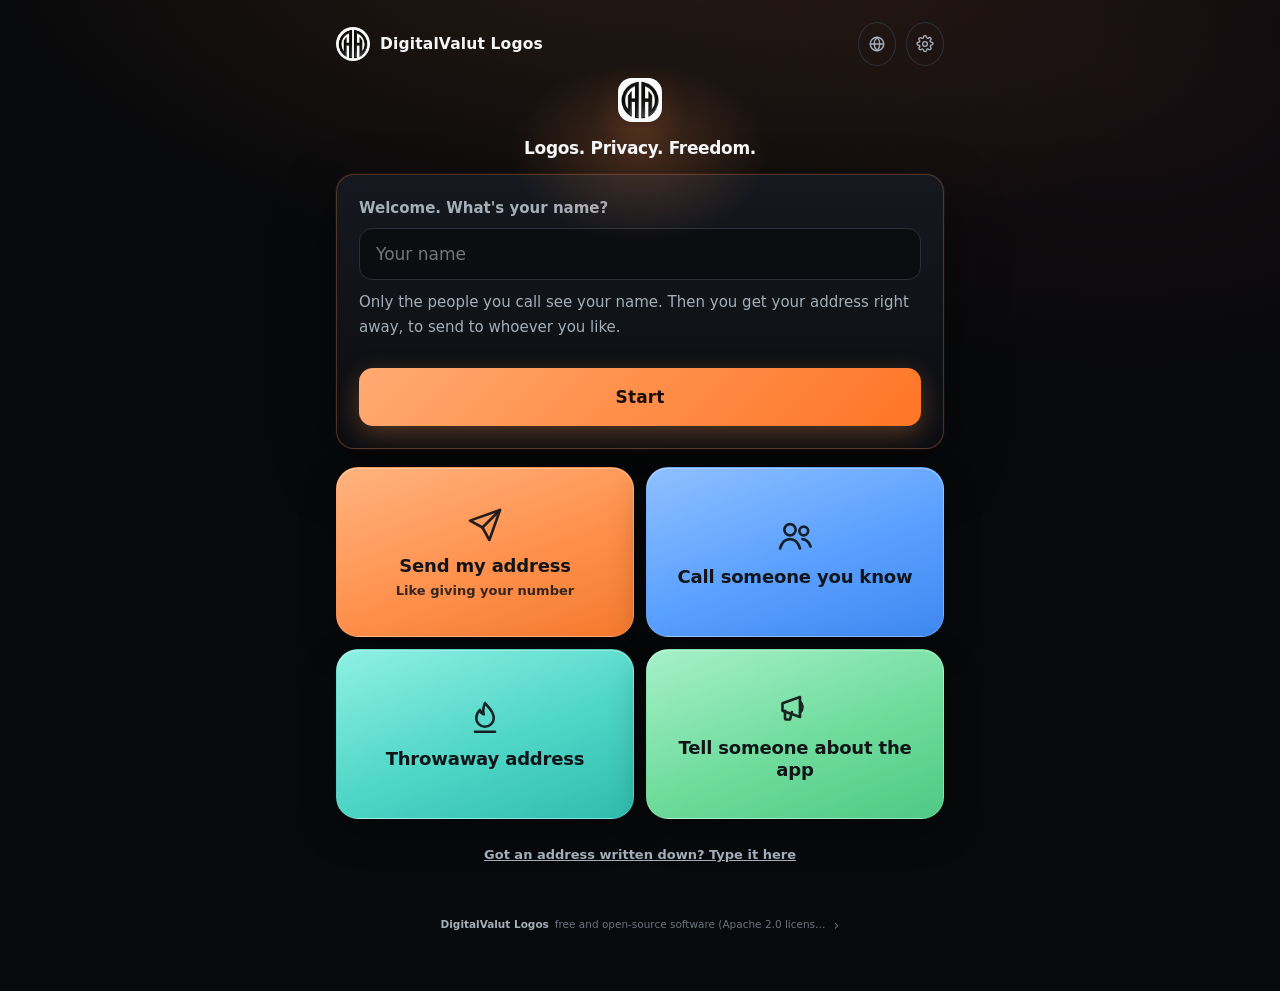
<file: modifica.html>
<!DOCTYPE html>
<html lang="it">
<!--
  Copyright 2026 Associazione di Promozione Sociale DigitalValut (ETS)

  Licensed under the Apache License, Version 2.0 (the "License");
  you may not use this file except in compliance with the License.
  You may obtain a copy of the License at

      http://www.apache.org/licenses/LICENSE-2.0

  Unless required by applicable law or agreed to in writing, software
  distributed under the License is distributed on an "AS IS" BASIS,
  WITHOUT WARRANTIES OR CONDITIONS OF ANY KIND, either express or implied.
  See the License for the specific language governing permissions and
  limitations under the License.
-->
<head>
<meta charset="utf-8">
<meta name="viewport" content="width=device-width, initial-scale=1, viewport-fit=cover">
<title>DigitalValut Logos</title>
<meta name="description" content="Software libero e open source di DigitalValut APS ETS: chat, chiamate e videochiamate dirette tra due browser, gratis per sempre, senza account.">
<meta name="theme-color" content="#0b0d10">
<meta name="color-scheme" content="dark">

<!-- How the link looks when it lands in WhatsApp, Telegram, Signal or a post.
     An invite arrives as a bare address otherwise, which reads like something
     you should not tap — and an invite nobody taps is an invite that failed.

     Worth being clear about what this deliberately does NOT do: it says nothing
     about *who* invited you. The code in an invite travels after the '#', and a
     fragment is never sent to any server — not to GitHub, not to the app, not
     to WhatsApp's preview fetcher. So the preview cannot be personalised, and
     that is exactly right: the personal half ("Marco wants to talk to you") is
     written into the message text on the sender's own phone, where it stays
     between the two of them. -->
<meta property="og:type" content="website">
<meta property="og:site_name" content="DigitalValut Logos">
<meta property="og:locale" content="it_IT">
<meta property="og:url" content="https://digitalvalut.github.io/logos-protocol/modifica.html">
<meta property="og:title" content="Parla in privato, senza account">
<meta property="og:description" content="Messaggi, foto e videochiamate direttamente tra due telefoni. Nessun numero di telefono, nessun server in mezzo, gratis per sempre.">
<meta property="og:image" content="https://digitalvalut.github.io/logos-protocol/modifica-preview.jpg">
<meta property="og:image:type" content="image/jpeg">
<meta property="og:image:width" content="1200">
<meta property="og:image:height" content="630">
<meta property="og:image:alt" content="DigitalValut Logos — parla in privato, senza account">
<meta name="twitter:card" content="summary_large_image">
<meta name="twitter:title" content="Parla in privato, senza account">
<meta name="twitter:description" content="Messaggi, foto e videochiamate direttamente tra due telefoni. Nessun numero di telefono, nessun server in mezzo, gratis per sempre.">
<meta name="twitter:image" content="https://digitalvalut.github.io/logos-protocol/modifica-preview.jpg">
<link rel="manifest" href="modifica-manifest.webmanifest">
<link rel="icon" href="modifica-icon-192.png" type="image/png" sizes="192x192">
<link rel="icon" href="modifica-icon-512.png" type="image/png" sizes="512x512">
<link rel="apple-touch-icon" href="modifica-apple-touch-icon.png">
<meta name="apple-mobile-web-app-capable" content="yes">
<meta name="mobile-web-app-capable" content="yes">
<meta name="apple-mobile-web-app-title" content="DV Logos">
<meta name="apple-mobile-web-app-status-bar-style" content="black-translucent">
<meta http-equiv="Content-Security-Policy" content="
  default-src 'self';
  script-src 'self';
  style-src 'self';
  img-src 'self' blob: data:;
  media-src 'self' blob:;
  connect-src 'self' stun: turn: https://stun.cloudflare.com https://digitalvalut-turn.burbeng78.workers.dev;
  font-src 'self';
  object-src 'none';
  base-uri 'self';
  form-action 'self';
  manifest-src 'self';
">
<link rel="stylesheet" href="modifica.css">
</head>
<body>
<div class="wrap">

  <!-- ⚠️ La fascia della copia di prova. Sta in cima a tutto e non si chiude:
       una copia di prova che non si annuncia e' peggio di non averla, perche'
       qualcuno ci parla dentro credendo di usare l'app vera — e i due mondi
       hanno memorie separate, quindi i suoi contatti e la sua identita' li'
       dentro non esistono da nessun'altra parte.
       Accesa da JS solo quando l'indirizzo contiene /prova/ (vedi IN_PROVA). -->
  <div class="provabar hide" id="provaBar">
    <b data-i18n="prova.title">COPIA DI PROVA</b>
    <span data-i18n="prova.sub">Non è l'app vera. Serve a controllare le modifiche prima che arrivino a tutti: quello che fai qui resta qui.</span>
  </div>

  <div class="topbar">
    <img src="modifica-icon-512.png" alt="">
    <div class="name">DigitalValut Logos</div>
    <div class="spacer"></div>
    <!-- ⚠️ IL MAPPAMONDO, AGGIUNTO IL 6 SET 2026. Chi apre l'app in una lingua
         che non sa leggere non puo' nemmeno capire cosa voglia dire
         «impostazioni»: l'ingranaggio non aiuta chi non sa cosa ci trovera'
         dentro. Un mappamondo lo riconosce chiunque, in qualunque lingua,
         senza leggere una parola. Porta dritto alla lingua, che nelle
         impostazioni e' gia' la prima voce. -->
    <button class="gear" id="btnLang" aria-label="Lingua / Language" title="Lingua / Language">
      <svg class="btnicon" viewBox="0 0 24 24" fill="none" stroke="currentColor" stroke-width="1.8"
           stroke-linecap="round" stroke-linejoin="round" aria-hidden="true">
        <circle cx="12" cy="12" r="9"/><path d="M3 12h18"/>
        <path d="M12 3c2.5 2.6 3.8 5.6 3.8 9s-1.3 6.4-3.8 9c-2.5-2.6-3.8-5.6-3.8-9S9.5 5.6 12 3z"/>
      </svg>
    </button>
    <button class="gear" id="btnSettings" aria-label="Impostazioni" title="Impostazioni">
      <svg class="btnicon" viewBox="0 0 24 24" fill="none" stroke="currentColor" stroke-width="1.8"
           stroke-linecap="round" stroke-linejoin="round" aria-hidden="true">
        <circle cx="12" cy="12" r="3.1"/>
        <path d="M19.2 14.4a1.6 1.6 0 0 0 .32 1.77l.06.06a1.94 1.94 0 1 1-2.75 2.75l-.06-.06a1.6 1.6 0 0 0-1.77-.32 1.6 1.6 0 0 0-.97 1.47v.17a1.94 1.94 0 1 1-3.88 0v-.09a1.6 1.6 0 0 0-1.05-1.47 1.6 1.6 0 0 0-1.77.32l-.06.06a1.94 1.94 0 1 1-2.75-2.75l.06-.06a1.6 1.6 0 0 0 .32-1.77 1.6 1.6 0 0 0-1.47-.97h-.17a1.94 1.94 0 1 1 0-3.88h.09a1.6 1.6 0 0 0 1.47-1.05 1.6 1.6 0 0 0-.32-1.77l-.06-.06a1.94 1.94 0 1 1 2.75-2.75l.06.06a1.6 1.6 0 0 0 1.77.32h.08a1.6 1.6 0 0 0 .97-1.47v-.17a1.94 1.94 0 1 1 3.88 0v.09a1.6 1.6 0 0 0 .97 1.47 1.6 1.6 0 0 0 1.77-.32l.06-.06a1.94 1.94 0 1 1 2.75 2.75l-.06.06a1.6 1.6 0 0 0-.32 1.77v.08a1.6 1.6 0 0 0 1.47.97h.17a1.94 1.94 0 1 1 0 3.88h-.09a1.6 1.6 0 0 0-1.47.97z"/>
      </svg>
      <!-- Lights up only while a message or file has arrived somewhere the
           person is not currently looking at (they navigated to Impostazioni
           mid-conversation) — the connection itself was already kept alive
           across that trip, only the "something happened" part was silent
           until now. Clears the moment they go back to the chat, same place
           settingsCameFrom already knows to return them to. -->
      <span class="notice hide" id="settingsNotice" aria-hidden="true"></span>
    </button>
  </div>

  <!-- ⚠️ AGGIUNTA IL 7 SET 2026, dopo che l'operatore ha pubblicato una
       versione nuova, ha aperto il computer e il telefono, e non l'ha vista:
       «la web app non è stata aggiornata? perché non vedo la versione nuova?».
       L'app si aggiornava per davvero — misurato — ma AL CARICAMENTO DOPO, e
       in silenzio: chi stava guardando lo schermo non aveva modo di saperlo,
       e l'unico posto dove leggerlo era «Come sta l'app», dentro la rotellina,
       che nessuno va a cercare.
       Adesso, quando il codice nuovo prende il posto del vecchio, lo dice e
       offre di ricaricare. Fuori da ogni schermata come le due schede qui
       sotto, e per lo stesso motivo: un aggiornamento arriva mentre stai
       facendo qualsiasi cosa, non solo mentre guardi la prima pagina. -->
  <div class="banner accent hide jsb" id="updateBar">
    <span class="f1" data-i18n="update.text">C'è una versione nuova dell'app.</span>
    <span class="inlinebtns">
      <button class="btn mini" id="btnUpdateNow" data-i18n="update.btn">Aggiorna</button>
    </span>
  </div>

  <!-- 26 set 2026: la stessa cosa per il pacchetto Android, che non si
       aggiorna da solo. Compare solo dentro l'app Android, quando un altro
       telefono ha detto nel saluto di avere un pacchetto piu' nuovo: il
       link porta al file con il numero nel nome (vedi confrontaVersioni). -->
  <div class="banner accent hide jsb" id="apkBar">
    <span class="f1" data-i18n="apk.new">C'è una versione nuova dell'app Android. Installala sopra questa: contatti e conversazioni restano.</span>
    <span class="inlinebtns">
      <a class="btn mini" id="btnApkNuovo" href="#" data-i18n="apk.download">Scarica</a>
    </span>
  </div>

  <!-- These two live outside every screen section on purpose: a call can be
       started from Settings (typing an address) and can arrive while any
       screen at all is open, not only Home. Nested inside one screen, either
       card would stay invisible — un-hidden in the DOM but sitting inside a
       section CSS was hiding — while whoever it was for sat looking at
       something else entirely. -->
  <!-- Arriving by address used to drop someone straight into a call before
       they had said who they were, so the other end got "Qualcuno" and no
       reason. One screen, three things, one big button. -->
  <div class="card knock hide" id="knockCard">
    <div class="knocktitle" data-i18n="knock.title">Stai contattando</div>
    <div class="knockwho" id="knockWho">DV-····-····-····</div>
    <label class="fieldlabel mt16" for="knockName" data-i18n="knock.nameLabel">Come ti chiami?</label>
    <input type="text" id="knockName" class="sans-input" maxlength="30" autocapitalize="words"
           data-i18n-ph="knock.namePh" placeholder="Il tuo nome">
    <label class="fieldlabel mt12" for="knockMsg" data-i18n="knock.msgLabel">Cosa ti serve? (se vuoi)</label>
    <input type="text" id="knockMsg" class="sans-input" maxlength="140"
           data-i18n-ph="knock.msgPh" placeholder="es. Avete le scarpe numero 42?">
    <button class="btn primary big mt16" id="btnKnockGo">
      <span class="ic"><svg class="btnicon" viewBox="0 0 24 24" fill="none" stroke="currentColor" stroke-width="1.9" stroke-linecap="round" stroke-linejoin="round" aria-hidden="true"><path d="M6.6 10.8c1.4 2.9 3.7 5.2 6.6 6.6l2.2-2.2c.3-.3.7-.4 1.1-.3 1.2.4 2.5.6 3.8.6.6 0 1 .4 1 1V20c0 .6-.4 1-1 1C10.9 21 3 13.1 3 3.7c0-.6.4-1 1-1h3.5c.6 0 1 .4 1 1 0 1.3.2 2.6.6 3.8.1.4 0 .8-.3 1.1z"/></svg></span><span data-i18n="knock.go">Chiama</span></button>
    <!-- Il riquadro per lasciare due righe ESISTEVA GIA' e funzionava, ma era
         raggiungibile da UN SOLO punto in tutto il programma: dopo che una
         chiamata era fallita, cioe' dopo un massimo di tre minuti di rotellina.
         Nessuno aspetta tre minuti per scrivere due righe. Qui e' subito. -->
    <button class="btn ghost mt8" id="btnKnockNote">
      <span class="ic"><svg class="btnicon" viewBox="0 0 24 24" fill="none" stroke="currentColor" stroke-width="1.9" stroke-linecap="round" stroke-linejoin="round" aria-hidden="true"><rect x="3" y="5" width="18" height="14" rx="2.4"/><path d="M4 6.5l8 6.5 8-6.5"/></svg></span><span data-i18n="knock.note2">Scrivigli due righe invece</span></button>
    <div class="helptext mt12" data-i18n="knock.note">Il tuo nome e questa frase li vede solo la persona che stai chiamando. Nessun server può leggerli.</div>
  </div>

  <!-- ⚠️ SPOSTATO QUI IL 6 SET 2026. Stava dentro la sezione screenJoin,
       e la rubrica sta in screenHome: toccando la busta accanto a un contatto
       il codice scopriva questo riquadro (classList.remove('hide')) ma
       l'utente non vedeva NIENTE, perche' la sezione che lo conteneva era
       nascosta. Trovato dall'operatore in due minuti sull'app vera.
       Qui fuori da ogni <section> e' raggiungibile da qualunque schermata,
       esattamente come knockCard poco sopra. -->
    <div class="card hide" id="leaveLetter">
      <!-- Il titolo cambia a seconda di come ci si arriva: dopo una chiamata a
           vuoto dice che non ha risposto nessuno, arrivandoci apposta dal
           pulsante «Scrivigli due righe» quella frase sarebbe falsa. -->
      <b id="letterTitle" data-i18n="letter.noneTitle">Non risponde nessuno adesso.</b>
      <span class="lead" id="letterSub" data-i18n="letter.noneSub">Puoi lasciare un messaggio: lo troverà appena apre l'app.</span>
      <input type="text" id="letterText" class="sans-input" maxlength="300"
             data-i18n-ph="letter.ph" placeholder="Scrivi qui il tuo messaggio">
      <div class="toolsrow">
        <button class="btn primary" id="btnLeaveLetter"><span class="ic"><svg class="btnicon" viewBox="0 0 24 24" fill="none" stroke="currentColor" stroke-width="1.9" stroke-linecap="round" stroke-linejoin="round" aria-hidden="true"><rect x="3" y="5" width="18" height="14" rx="2.4"/><path d="M4 6.5l8 6.5 8-6.5"/></svg></span><span data-i18n="letter.leave">Lascia il messaggio</span></button>
        <button class="btn" id="btnLeaveCancel" data-i18n="letter.cancel">Lascia perdere</button>
      </div>
      <div class="status" id="letterStatus"></div>
    </div>

  <!-- Someone is calling the public address. Nothing is answered until this
       is answered, because an address anyone may hold is an address anyone
       may ring. -->
  <!-- Il lettore QR: a tutto schermo, la fotocamera si spegne appena si chiude -->
  <div class="qrscan hide" id="qrScan" role="dialog" aria-modal="true">
    <video id="qrVideo" autoplay playsinline muted></video>
    <p class="qrhint" data-i18n="qr.hint">Inquadra il codice sull'altro telefono o sul computer.</p>
    <div class="status" id="qrScanStatus"></div>
    <button class="btn" id="btnQrClose" data-i18n="qr.close">Chiudi</button>
  </div>

  <!-- «Come vuoi darlo?»: le tre strade per dare il proprio indirizzo -->
  <div class="qrscan hide" id="sendSheet" role="dialog" aria-modal="true">
    <div class="sheetcard">
      <b data-i18n="send.title">Come vuoi darlo?</b>
      <code class="sheetaddr" id="sendSheetAddr">DV-····-····-····</code>
      <button class="btn primary sheetbtn" id="btnSendQr"><span data-i18n="send.qr">Fallo inquadrare</span><small data-i18n="send.qrSub">Per chi ti è vicino o per il computer</small></button>
      <button class="btn sheetbtn" id="btnSendApp"><span data-i18n="send.app">Mandalo con un'app</span><small data-i18n="send.appSub">WhatsApp, email, Signal e le altre</small></button>
      <button class="btn sheetbtn" id="btnSendSave"><span data-i18n="send.save">Salva l'immagine</span><small data-i18n="send.saveSub">Il QR come foto, da stampare o tenere</small></button>
      <button class="btn ghost" id="btnSendClose" data-i18n="qr.close">Chiudi</button>
    </div>
  </div>
  <!-- Il proprio QR a tutto schermo: finche' e' qui, l'app ascolta svelta -->
  <div class="qrscan hide" id="qrBig" role="dialog" aria-modal="true">
    <canvas id="qrBigCanvas" aria-label="QR"></canvas>
    <div class="qrbigaddr" id="qrBigAddr"></div>
    <p class="qrhint" data-i18n="qrbig.hint">Appena ti chiama, la chiamata compare qui.</p>
    <button class="btn primary" id="btnQrBigDone" data-i18n="qrbig.done">Fatto</button>
  </div>

  <div class="card hide" id="addrIncoming">
    <b data-i18n="addr.incomingTitle">Qualcuno ti sta cercando</b>
    <span class="whichaddr hide" id="addrIncomingWhich"></span>
    <div class="whoknocks" id="addrIncomingWho"></div>
    <div class="whyknocks hide" id="addrIncomingMsg"></div>
    <span class="lead" data-i18n="addr.incomingSub">Il nome e il motivo li ha scritti chi ti cerca: fino a quando non accetti, nessuno può dimostrare di essere davvero quella persona.</span>
    <div class="toolsrow">
      <button class="btn primary" id="btnAddrAccept" data-i18n="addr.accept">Accetta</button>
      <button class="btn" id="btnAddrIgnore" data-i18n="addr.ignore">Rifiuta</button>
    </div>
  </div>

  <!-- Compare SOLO dopo aver rifiutato. Bloccare qualcuno per sempre non puo'
       essere una cosa che succede premendo il pulsante ovvio mentre il telefono
       sta squillando: fino alla v37 era esattamente cosi' — "Ignora" chiamava
       blockFp(), il blocco non scadeva mai, non c'era nessun elenco che lo
       mostrasse e nessun modo di toglierlo. Ora sono due tocchi separati, e il
       secondo dice cosa fa. -->
  <div class="card hide" id="addrRefused">
    <span class="lead" data-i18n="addr.refusedNote">Chiamata rifiutata. Se questa persona ti dà fastidio puoi impedirle di farti squillare ancora — lo togli quando vuoi dalle impostazioni.</span>
    <div class="toolsrow">
      <button class="btn" id="btnAddrBlock" data-i18n="addr.blockThis">Blocca questa persona</button>
    </div>
  </div>

  <!-- ============================ HOME ============================ -->
  <section id="screenHome">
    <div class="hero">
      <img src="modifica-icon-512.png" alt="DigitalValut Logos">
      <h1 data-i18n="home.title">Parla con chi vuoi, ovunque sia</h1>
      <p data-i18n="home.sub">Messaggi, foto, video, chiamate. Senza registrarsi, senza numero di telefono, gratis per sempre.</p>
    </div>

    <!-- ⚠️ RIFATTA IL 6 SET 2026, tre volte in un giorno. La prima pagina
         risponde a tre domande e basta: ho l'indirizzo di qualcuno? voglio
         invitare qualcuno? mi hanno mandato un codice?
         La RUBRICA lunga (avatar, date, la × che cancella) è dietro la
         rotellina — lì si mette ordine, non si agisce di fretta; qui sotto
         resta solo la riga di nomi che il campo dell'indirizzo si ricorda.
         «Fai conoscere l'app» era passata dietro la rotellina anche lei, ma
         l'operatore l'ha rivoluta in prima pagina: «è un tasto importante».
         Torna, ma NON come terzo pulsantone — orizzontale, icona piccola,
         sotto i due grandi: importante e visibile senza mettersi in gara con
         le due azioni che sono il motivo per cui uno ha aperto l'app. -->

    <!-- Messaggi lasciati mentre non c'eri. In cima a tutto quando ce ne
         sono — e' l'unica cosa urgente che questa pagina possa avere — e
         invisibile quando non ce ne sono, che e' quasi sempre. -->
    <div class="card hide" id="lettersCard">
      <h3 data-i18n="letter.title">Messaggi lasciati per te</h3>
      <div id="lettersList"></div>
    </div>

    <!-- ⚠️ PORTATO QUI DALLE IMPOSTAZIONI IL 6 SET 2026. Comporre l indirizzo
         di qualcuno e L AZIONE PRINCIPALE dell app, e viveva sepolta dentro la
         rotellina sotto sei altre schede: come tenere il pedale del gas nel
         cassetto del cruscotto. Sta prima dei due pulsanti grandi perche chi ha
         gia un indirizzo in mano non deve passare da «Parla con qualcuno», che
         serve a creare un invito per chi non ce l ha. -->
    

    <!-- ⚠️ FUORI ANCH'ESSA, e non e' un dettaglio: qui ci finiscono «Ha
         rifiutato la chiamata», «Non ha risposto», «Questo indirizzo non e'
         scritto bene». Lasciata dentro al blocco richiuso, la risposta a una
         chiamata appena tentata sarebbe stata invisibile — il difetto peggiore
         di tutta questa riorganizzazione, e il piu' facile da non vedere. -->
    <!-- ⚠️ LA PRIMA PAGINA E' UN TELEFONO, dal 17 set 2026 («tappa 2»).
         «Ho un numero, lo do a chi voglio, e chiamo chi ce l'ha.» In alto la
         TESSERA: il tuo indirizzo e «Manda il mio indirizzo» — chi riceve il
         link tocca, gli si apre Logos, e ti sta chiamando. E' l'unico modo
         per conoscere qualcuno: come dare il numero. L'invito a sei cifre
         resta sotto (codice, test, modello formale intatti) ma senza
         pulsantone: una riga piccola in fondo, per chi non vuole dare il
         proprio indirizzo. La PRIMA VOLTA c'e' una domanda sola: come ti
         chiami. Con «Inizia» l'indirizzo e «Fatti trovare» si accendono da
         soli (deciso dall'operatore: «acceso, senza rotture; poi se vuole li
         spegne»): tutti e due restano interruttori nelle impostazioni. -->
    <div class="card welcome hide" id="welcomeCard">
      <label class="fieldlabel" for="welcomeNameIn" data-i18n="welcome.title">Benvenuto. Come ti chiami?</label>
      <input type="text" id="welcomeNameIn" class="sans-input" maxlength="30" spellcheck="false"
             autocapitalize="words" autocomplete="off" data-i18n-ph="home.namePh" placeholder="Il tuo nome">
      <div class="helptext mt10" data-i18n="welcome.why">Il nome lo vede solo chi chiami. Poi hai subito il tuo indirizzo da mandare a chi vuoi.</div>
      <button class="btn primary big mt12" id="btnWelcomeGo" data-i18n="welcome.go">Inizia</button>
    </div>
    <div class="status" id="addrDialStatus"></div>

    <!-- ⚠️ LA GRIGLIA, 18 set 2026 («la gente decide in mezzo secondo»).
         Quattro riquadri uguali di forma, diversi di colore, un verbo ciascuno,
         e NIENT'ALTRO sulla prima pagina: l'indirizzo scritto, il QR, le
         impostazioni stanno nella seconda. Stessa luminosita' e intensita'
         per i quattro colori — una famiglia con quattro porte, non quattro
         cose — e l'arancione del marchio sull'azione principale.
         Sotto la griglia, una riga piccola per il caso raro: un indirizzo
         scritto su un foglietto (di solito arriva come link e si apre da solo). -->
    <!-- Per chi comincia (1 ott 2026): un principiante non sapeva che il primo
         passo e' mandare il proprio indirizzo. Si vede solo finche' non c'e'
         nessun contatto (body.hasname:not(.hascontacts)), poi sparisce da sola.
         Solo testo e un link: nessun comportamento nuovo. -->
    <div class="card startguide" id="startGuide">
      <h3 data-i18n="home.guideTitle">Come si comincia: 2 passi</h3>
      <ol>
        <li><b data-i18n="home.guide1t">Manda il tuo indirizzo</b> <span data-i18n="home.guide1s">con il pulsante arancione qui sotto. È come dare il tuo numero di telefono.</span></li>
        <li><b data-i18n="home.guide2t">Quando lo apre, siete collegati</b> <span data-i18n="home.guide2s">e potete scrivervi, chiamarvi e fare videochiamate.</span></li>
      </ol>
      <a class="guidevideo" href="https://digitalvalut.github.io/logos-protocol/media/logos-in-un-minuto.mp4" target="_blank" rel="noopener" data-i18n="home.guideVideo">Guarda come funziona (1 minuto)</a>
    </div>
    <div class="tiles">
      <button class="tile t-mine" id="btnHomeShare">
        <span class="ic" aria-hidden="true"><svg viewBox="0 0 32 32" fill="none" stroke="currentColor" stroke-width="2.1" stroke-linecap="round" stroke-linejoin="round"><path d="M28 4 14 18"/><path d="M28 4 19.5 28l-5.5-10L4 12.5z"/></svg></span>
        <span class="t" data-i18n="home.cardShare">Manda il mio indirizzo</span>
        <span class="s" data-i18n="home.cardShareSub">È come dare il tuo numero</span>
      </button>
      <button class="tile t-people" id="goContacts">
        <span class="ic" aria-hidden="true"><svg viewBox="0 0 32 32" fill="none" stroke="currentColor" stroke-width="2.1" stroke-linecap="round" stroke-linejoin="round"><circle cx="12" cy="11" r="4.5"/><path d="M4 26c1.5-5 4.5-7.5 8-7.5s6.5 2.5 8 7.5"/><circle cx="23" cy="12" r="3.5"/><path d="M22 18.5c3 .3 5.3 2.4 6.5 6"/></svg></span>
        <span class="t" data-i18n="home.bigBook">Chiama chi conosci</span>
      </button>
      <button class="tile t-burner" id="btnBurnerQuick">
        <span class="ic" aria-hidden="true"><svg viewBox="0 0 32 32" fill="none" stroke="currentColor" stroke-width="2.1" stroke-linecap="round" stroke-linejoin="round"><path d="M16 4c3 4 7 6.5 7 12a7 7 0 0 1-14 0c0-3 1.5-5 3-6.5.5 2 1.5 3 3 3.5-1-3 0-6.5 1-9z"/><path d="M8 27h16"/></svg></span>
        <span class="t" data-i18n="home.tileBurner">Indirizzo usa e getta</span>
      </button>
      <button class="tile t-grow" id="btnShareApp">
        <span class="ic" aria-hidden="true"><svg viewBox="0 0 32 32" fill="none" stroke="currentColor" stroke-width="2.1" stroke-linecap="round" stroke-linejoin="round"><path d="M6 13v6l14 5V8z"/><path d="M20 11.5a6 6 0 0 1 0 9"/><path d="M8 19v5.5a1.5 1.5 0 0 0 1.5 1.5H12l1.5-6"/></svg></span>
        <span class="t" data-i18n="home.shareApp">Fai conoscere l'app</span>
      </button>
    </div>
    <div class="smalllinks">
      <button class="btn ghost linkbtn" id="showAddrDial" aria-expanded="false" data-i18n="home.addrLine">Ti hanno dato un indirizzo scritto? Scrivilo qui</button>
      <!-- compare solo dove il browser sa leggere i QR da solo (vedi apriLettoreQr) -->
      <button class="btn ghost linkbtn hide" id="btnScanQr" data-i18n="qr.scan">Inquadra un codice QR</button>
    </div>

    <!-- ⚠️ RICHIUSO PER TUTTI dal 7 set 2026. Prima era nascosto solo a chi
         era appena arrivato (l'operatore: «mi trovo davanti "hai l'indirizzo
         di qualcuno" — cosa cazzo ne so? mi confondo»), e ricompariva aperto
         appena si aveva qualcuno in rubrica.
         Poi la sua osservazione piu' giusta: «quando gia' c'e' il primo
         scambio, il telefono si connette sempre con la stessa persona e si
         trova subito» — cioe': se hai gia' parlato con qualcuno tocchi il suo
         NOME, non riscrivi sedici caratteri. Scrivere un indirizzo a mano
         serve solo quando qualcuno te lo detta o te lo scrive su un foglio.
         Quindi resta chiuso sempre, per chiunque: la prima pagina e' identica
         per chi arriva oggi e per chi usa l'app da un anno, e chi l'indirizzo
         ce l'ha davvero in mano lo apre con un tocco. Una domanda, non un
         campo vuoto da interpretare. -->

    <!-- The whole home, in two verbs. Everything that used to sit around
         these — the name, the address, the switches, the small print — is one
         tap away behind the gear, because none of it is what someone opening
         this app came to do. -->
    <!-- Drawn rather than typed: an emoji is a different picture on every
         phone, at a size and weight nobody chose, and two of them side by side
         never look like they belong to the same app. These are the same stroke
         weight and the same size wherever they land. -->

    <!-- ⚠️ RICHIUSO PER TUTTI dal 7 set 2026: si apre con un tocco sul
         pulsantone qui sopra. Chi ha un indirizzo scritto su un foglio lo
         scrive qui; chi ha gia' parlato con qualcuno lo ritrova in rubrica. -->
    <div class="addrdial hide" id="addrDial">
      <label class="fieldlabel" for="addrDialIn" data-i18n="addr.dialLabel">Hai l'indirizzo di qualcuno?</label>
      <input type="text" id="addrDialIn" class="sans-input mono" autocomplete="off" spellcheck="false"
             data-i18n-ph="addr.dialPh" placeholder="DV-XXXX-XXXX-XXXX" maxlength="20">
      <button class="btn mt10" id="btnAddrDial"><span class="ic"><svg class="btnicon" viewBox="0 0 24 24" fill="none" stroke="currentColor" stroke-width="1.9" stroke-linecap="round" stroke-linejoin="round" aria-hidden="true"><path d="M6.6 10.8c1.4 2.9 3.7 5.2 6.6 6.6l2.2-2.2c.3-.3.7-.4 1.1-.3 1.2.4 2.5.6 3.8.6.6 0 1 .4 1 1V20c0 .6-.4 1-1 1C10.9 21 3 13.1 3 3.7c0-.6.4-1 1-1h3.5c.6 0 1 .4 1 1 0 1.3.2 2.6.6 3.8.1.4 0 .8-.3 1.1z"/></svg></span><span data-i18n="addr.dial">Chiamalo</span></button>
    </div>

    <!-- Il caso raro: il link dell'invito e' arrivato ma non si e' aperto in
         Logos (il telefono l'ha aperto nel browser, o e' arrivato sul PC).
         Una riga piccola, non un pulsantone: chi ne ha bisogno la trova, chi
         non ne ha bisogno non la vede nemmeno. -->


    <!-- Quiet on purpose, and placed after the two real choices rather than
         between them: the same strip used for every other
         passing notice in the app (a blocked microphone, the licence line),
         not a card built to compete with "Parla con qualcuno" for a first-time
         visitor's thumb in the first few seconds. It earns a glance, not a
         stare — someone who wants it will read it; someone who does not can
         look straight past a single quiet line. -->
    <div class="banner accent hide jsb" id="installBar">
      <span class="f1" id="installText"></span>
      <span class="inlinebtns">
        <button class="btn mini hide" id="installBtn" data-i18n="install.btn">Installa</button>
        <button class="x" id="installClose" aria-label="close"><svg class="btnicon sm" viewBox="0 0 24 24" fill="none" stroke="currentColor" stroke-width="1.9" stroke-linecap="round" stroke-linejoin="round" aria-hidden="true"><path d="M6 6l12 12M18 6L6 18"/></svg></button>
      </span>
    </div>

    <!-- Same quiet strip as the install banner just above, and shown one at a
         time with it on purpose — two notices stacked here would be exactly
         the stare this area was designed to avoid. Aimed at whoever the two
         big buttons above were already too much for, without asking them to
         find Impostazioni first to discover it exists. -->

  </section>


  <!-- ============================ SETTINGS ============================
       Everything that is a choice rather than an action. Nothing here is
       needed to use the app; all of it used to be stacked on the home screen,
       where it buried the two things that are. -->
  <!-- ⚠️ LA RUBRICA, dal 17 set 2026 in una schermata sua. Storia: stava in
       prima pagina (4.21: «troppa carne al fuoco»), poi nella rotellina con
       una riga di nomi in prima pagina (4.22), ora dietro il pulsantone
       «Rubrica»: un tocco, e nient'altro sulla prima pagina. Qui si chiama,
       si scrive, si toglie — con un «annulla» perche' un dito sbagliato non
       deve cancellare nessuno. -->
  <section id="screenContacts" class="hide">
    <button class="btn ghost" id="backFromContacts">‹ <span data-i18n="nav.back">Indietro</span></button>
    <h2 class="screentitle" data-i18n="contacts.title">Contatti recenti</h2>
    <div class="helptext hide" id="contactsEmpty" data-i18n="contacts.empty">Nessuno, ancora. Quando parli con qualcuno lo trovi qui.</div>
    <div class="banner accent hide" id="contactsUndo">
      <span class="f1" id="contactsUndoText"></span>
      <button class="btn mini" id="contactsUndoBtn" data-i18n="contacts.undo">Annulla</button>
    </div>
    <div class="card hide" id="contactsCard">
            <div class="helptext" data-i18n="contacts.note">Un tocco per rivederli: quello che vi siete detti è rimasto qui.
        Ogni volta serve un invito nuovo, perché nessun server tiene nessuno collegato al posto vostro.</div>
      <div id="contactsList"></div>
    </div>
  </section>

  <section id="screenSettings" class="hide">
    <button class="btn ghost" id="backFromSettings">‹ <span data-i18n="nav.back">Indietro</span></button>

    <!-- ⚠️ RIMESSA IN CIMA IL 6 SET 2026. Riorganizzando le impostazioni
         l'avevo spinta nel terzo gruppo, a SEIMILACINQUECENTO pixel dal bordo:
         venti schermate di scorrimento. Chi apre l'app in una lingua che non
         sa leggere non la trova MAI — ed e' l'unica cosa che deve trovare
         prima di tutte le altre, perche' senza quella non capisce nemmeno i
         titoli dei gruppi. Sta fuori dai gruppi apposta: non e' una
         preferenza fra le altre, e' la via d'uscita. -->
    <div class="card">
      <label class="fieldlabel" for="langSel2" data-i18n="set.lang">Lingua</label>
      <select id="langSel" aria-label="Language"></select>
      <label class="fieldlabel mt16" data-i18n="set.textsize">Dimensione del testo</label>
      <div class="textsize" role="group" aria-label="Dimensione del testo">
      <button type="button" data-ts="" title="Testo normale">A</button>
      <button type="button" data-ts="ts-l" title="Testo grande">A</button>
      <button type="button" data-ts="ts-xl" title="Testo molto grande">A</button>
    </div>
    </div>
    <div class="banner accent" id="onboardBanner">
      <div class="f1" data-i18n="onboard.text"><b>DigitalValut Logos</b> — software libero e open source (licenza Apache 2.0),
        di proprietà dell'Associazione di Promozione Sociale DigitalValut, Ente del Terzo Settore.
        Scaricabile e utilizzabile gratis da chiunque, ovunque nel mondo.</div>
    </div>

    <h3 class="setgroup" data-i18n="set.grpYou">Chi sei</h3>
    <div class="card">
      <label class="fieldlabel" data-i18n="home.nameLabel">Come ti chiami</label>
      <input type="text" id="nickInput" class="sans-input" maxlength="30" spellcheck="true" autocapitalize="words" data-i18n-ph="home.namePh" placeholder="Il tuo nome">
    </div>
    <div class="card" id="addrCard">
      <div class="switchrow" id="addrRow" role="button" tabindex="0" aria-pressed="false">
        <span class="ic" aria-hidden="true"><svg class="btnicon" viewBox="0 0 24 24" fill="none" stroke="currentColor" stroke-width="1.9" stroke-linecap="round" stroke-linejoin="round" aria-hidden="true"><rect x="3" y="6" width="18" height="13" rx="2.5"/><circle cx="8.3" cy="12.3" r="2"/><path d="M13 10.3h5M13 14.3h3.5"/></svg></span>
        <div class="txt">
          <b data-i18n="addr.title">Il tuo indirizzo permanente</b>
          <span data-i18n="addr.sub">Da dare al posto del numero di telefono. Chi ce l'ha può cercarti quando vuole, senza sapere il tuo nome né il tuo numero. Spento di base.</span>
        </div>
        <div class="sw" aria-hidden="true"></div>
      </div>

      <div class="hide" id="addrOn">
        <div class="addrbox" id="addrMine">DV-····-····-····</div>
        <div class="qrbox hide" id="addrQr">
          <canvas id="addrQrCanvas" aria-label="Codice QR del tuo indirizzo"></canvas>
          <div class="qrhint" data-i18n="addr.qrHint">Chi lo inquadra ti chiama direttamente</div>
          <!-- 4.52: l'immagine da stampare. La genera l'app, non e' uno screenshot:
               esce anche con «Schermo protetto» acceso. -->
          <input type="text" id="addrQrCaption" class="sans-input qrcaption" maxlength="36" autocomplete="off"
                 data-i18n-ph="addr.qrCaptionPh" placeholder="Scritta sotto il QR (facoltativa)">
          <button class="btn" id="btnAddrSaveQr"><span class="ic"><svg class="btnicon" viewBox="0 0 24 24" fill="none" stroke="currentColor" stroke-width="1.9" stroke-linecap="round" stroke-linejoin="round" aria-hidden="true"><path d="M12 4v11"/><path d="M7.5 10.5 12 15l4.5-4.5"/><path d="M4 17.5V19a1.5 1.5 0 0 0 1.5 1.5h13A1.5 1.5 0 0 0 20 19v-1.5"/></svg></span><span data-i18n="addr.saveQr">Salva il QR</span></button>
          <div class="helptext" data-i18n="addr.saveQrNote">Un'immagine da stampare o mandare. Dentro c'è solo il tuo indirizzo: chi la vede può chiamarti, non leggere niente — ma se finisce in galleria, può finire anche nel cloud.</div>
        </div>
        <div class="toolsrow">
          <button class="btn primary" id="btnAddrShare"><span class="ic"><svg class="btnicon" viewBox="0 0 24 24" fill="none" stroke="currentColor" stroke-width="1.9" stroke-linecap="round" stroke-linejoin="round" aria-hidden="true"><path d="M3.5 11.5 20 4l-6.5 16-3-6.5-6.5-2z"/><path d="M13.5 13.5 20 4"/></svg></span><span data-i18n="addr.share">Manda il tuo indirizzo</span></button>
          <button class="btn" id="btnAddrQr"><span class="ic"><svg class="btnicon" viewBox="0 0 24 24" fill="none" stroke="currentColor" stroke-width="1.9" stroke-linecap="round" stroke-linejoin="round" aria-hidden="true"><rect x="3.5" y="3.5" width="7" height="7" rx="1.3"/><rect x="13.5" y="3.5" width="7" height="7" rx="1.3"/><rect x="3.5" y="13.5" width="7" height="7" rx="1.3"/><rect x="13.5" y="13.5" width="7" height="7" rx="1.3"/></svg></span><span data-i18n="addr.showQr">Mostra il QR</span></button>
        </div>
        <div class="helptext mt12" id="addrReachNote" data-i18n="addr.reachNote">Perché ti possano raggiungere anche con l'app chiusa, accendi gli avvisi qui sotto.</div>
        <!-- Said plainly, in the same place the address itself lives, rather
             than buried in a diagnostic screen: this is not forever. A
             certificate this address is derived from renews itself once a
             year for security, which changes the address too — better said
             here, up front, than discovered as "nobody answers any more". -->
        <div class="helptext mt8" id="addrLifespan"></div>
      </div>



    </div>
    <!-- ⚠️ UN INTERRUTTORE SOLO, dal 17 set 2026 (tappa 1 della
         semplificazione). Prima erano due: «Fai squillare il telefono» (che nel
         browser squillava solo a pagina aperta, e su iPhone prometteva una cosa
         impossibile) e «Mandami solo un avviso silenzioso» (la notifica).
         Ora e' «Fatti trovare», e la frase sotto la sceglie la pagina all'avvio
         in base al dispositivo: app Android = squilla ad app chiusa; browser
         con notifiche = avviso da toccare; iPhone in Safari = come aggiungerlo
         alla Home; il resto = solo con Logos aperto. Vedi #listenSub in
         modifica.js. -->
    <div class="card" id="listenCard">
      <div class="switchrow" id="listenRow" role="button" tabindex="0" aria-pressed="false">
        <span class="ic" aria-hidden="true"><svg class="btnicon" viewBox="0 0 24 24" fill="none" stroke="currentColor" stroke-width="1.9" stroke-linecap="round" stroke-linejoin="round" aria-hidden="true"><path d="M6.6 10.8c1.4 2.9 3.7 5.2 6.6 6.6l2.2-2.2c.3-.3.7-.4 1.1-.3 1.2.4 2.5.6 3.8.6.6 0 1 .4 1 1V20c0 .6-.4 1-1 1C10.9 21 3 13.1 3 3.7c0-.6.4-1 1-1h3.5c.6 0 1 .4 1 1 0 1.3.2 2.6.6 3.8.1.4 0 .8-.3 1.1z"/></svg></span>
        <div class="txt">
          <b data-i18n="listen.title">Fatti trovare</b>
          <span id="listenSub" data-i18n="listen.sub">Squilla finché tieni Logos aperto. Su questo dispositivo non c'è modo di avvisarti a Logos chiuso.</span>
        </div>
        <div class="sw" aria-hidden="true"></div>
      </div>
      <div class="helptext mt10 hide" id="listenStatus" data-i18n="listen.status">In ascolto — se cambi schermata o app, si ferma finché non torni qui.</div>
    </div>




    <!-- ⚠️ «ALTRO», dal 17 set 2026. Sopra ci sono le sole cose che servono a
         tutti: lingua, nome, indirizzo, «Fatti trovare». Tutto il resto sta
         qui dentro, chiuso: chi smanetta lo apre, gli altri non lo vedono. -->
    <details class="advbox">
      <summary data-i18n="set.grpAdv">Altro</summary>
    <div class="card" id="otherWaysCard">
      <label class="fieldlabel" data-i18n="home.otherWays">Altri modi</label>
      <div class="smalllinks left">
        <button class="btn ghost linkbtn" id="goStart" data-i18n="home.inviteLink">Invito a scadenza, senza dare nessun indirizzo</button>
        <button class="btn ghost linkbtn" id="goJoin" data-i18n="home.joinLink">Ti hanno mandato un link che non si apre? Incollalo qui</button>
      </div>
    </div>
    <div class="card" id="burnersCard">
      <!-- The ones meant to be thrown away. An address given to a stranger is a
           stranger who can reach you forever unless you can take it back. -->
      <div class="burners">
        <label class="fieldlabel" data-i18n="burn.title">Indirizzi usa e getta</label>
        <div class="helptext" data-i18n="burn.help">Uno per ogni annuncio o sconosciuto. Quando hai finito lo cancelli e quella persona non ti trova più — il tuo indirizzo vero non l'ha mai avuto.</div>
        <!-- Detto qui perche' "usa e getta" da solo lascia credere una cosa che non
             e' vera: cambia l'indirizzo, non il certificato del dispositivo, quindi
             il codice di sicurezza a tre parole resta lo stesso. Chi ti ha gia'
             verificato ti riconosce. Scoperto da chi usava l'app, che si e' ritrovato
             la vecchia conversazione dentro un contatto nuovo e giustamente non
             capiva. Meglio saperlo prima di darlo a qualcuno da cui si vuole restare
             separati. -->
        <div class="helptext mt8" data-i18n="burn.sameYou">Un indirizzo usa e getta nasconde qual è il tuo indirizzo — non ti rende un estraneo. Chi ha già letto con te le tre parole di sicurezza ritrova qui le stesse tre parole, e capisce che sei tu.</div>
        <div id="burnerList"></div>
        <div class="burnernew">
          <input type="text" id="burnerName" class="sans-input" maxlength="40" autocomplete="off"
                 data-i18n-ph="burn.namePh" placeholder="Per cosa? es. Divano usato">
          <button class="btn mt10" id="btnBurnerAdd"><span class="ic"><svg class="btnicon" viewBox="0 0 24 24" fill="none" stroke="currentColor" stroke-width="1.9" stroke-linecap="round" stroke-linejoin="round" aria-hidden="true"><path d="M12 4.5v15M4.5 12h15"/></svg></span><span data-i18n="burn.add">Crea</span></button>
        </div>
        <div class="status" id="burnerStatus"></div>
      </div>
      <!-- Nascosto finche' non serve: chi non ha mai bloccato nessuno non deve
           nemmeno sapere che questa cosa esiste. Ma chi ha bloccato DEVE poterlo
           vedere e disfare — fino alla v37 il blocco era per sempre, invisibile,
           e l'unico modo di toglierlo era "Pulisci tutto", che cancella anche
           contatti e conversazioni. Un interruttore che non si puo' rimettere a
           posto non e' un interruttore, e' una trappola. -->
      <div class="blocked hide" id="blockedWrap">
        <label class="fieldlabel" data-i18n="block.title">Persone bloccate</label>
        <div class="helptext" data-i18n="block.help">Non ti fanno più squillare. Puoi rimetterle a posto quando vuoi.</div>
        <div id="blockedList"></div>
      </div>
    </div>
    <div class="card" id="accessCard">
      <div class="switchrow" id="voiceRow" role="button" tabindex="0" aria-pressed="false">
        <span class="ic" aria-hidden="true"><svg class="btnicon" viewBox="0 0 24 24" fill="none" stroke="currentColor" stroke-width="1.9" stroke-linecap="round" stroke-linejoin="round" aria-hidden="true"><path d="M4 9.5v5h3.3L12 18V6L7.3 9.5H4z"/><path d="M16 8.2a5.8 5.8 0 0 1 0 7.6M18.6 6.2a9.4 9.4 0 0 1 0 11.6"/></svg></span>
        <div class="txt">
          <b data-i18n="easy.voiceTitle">Dillo ad alta voce</b>
          <span data-i18n="easy.voiceSub">L'app dice a voce cosa fare, nella tua lingua. Serve a chi fa fatica a leggere lo schermo.</span>
        </div>
        <div class="sw" aria-hidden="true"></div>
      </div>
      <div class="switchrow" id="secureRow" role="button" tabindex="0" aria-pressed="false">
        <span class="ic" aria-hidden="true"><svg class="btnicon" viewBox="0 0 24 24" fill="none" stroke="currentColor" stroke-width="1.9" stroke-linecap="round" stroke-linejoin="round" aria-hidden="true"><path d="M12 3l7 3v5c0 4.5-3 8.2-7 9.5C8 19.2 5 15.5 5 11V6l7-3z"/><path d="M9.5 12.2l1.8 1.8 3.4-3.6"/></svg></span>
        <div class="txt">
          <b data-i18n="secure.title">Schermo protetto</b>
          <span data-i18n="secure.sub">Niente screenshot, e anteprima nera fra le app aperte. Spento di base: acceso, non puoi fare lo screenshot nemmeno del QR dell'invito.</span>
        </div>
        <div class="sw" aria-hidden="true"></div>
      </div>
      <div class="switchrow" id="hideIpRow" role="button" tabindex="0" aria-pressed="false">
        <span class="ic" aria-hidden="true"><svg class="btnicon" viewBox="0 0 24 24" fill="none" stroke="currentColor" stroke-width="1.9" stroke-linecap="round" stroke-linejoin="round" aria-hidden="true"><path d="M3 12s3.2-6 9-6c1.6 0 3 .4 4.2 1M21 12s-3.2 6-9 6c-1.6 0-3-.4-4.2-1"/><path d="M9.9 9.9a3 3 0 0 0 4.2 4.2"/><path d="M4 4l16 16"/></svg></span>
        <div class="txt">
          <b data-i18n="hideip.title">Nascondi dove sei</b>
          <span data-i18n="hideip.sub">Chiamate e messaggi passano sempre dal ponte cifrato: l'altra persona non vede dove sei. Un po' più lente. Se il ponte non risponde, non ci si collega. Spento di base.</span>
        </div>
        <div class="sw" aria-hidden="true"></div>
      </div>
    </div>
    <div class="card hide" id="installCard">
      <label class="fieldlabel" data-i18n="install.always">Metti Logos sulla schermata</label>
      <div class="helptext" id="installCardText"></div>
      <button class="btn mt10 hide" id="installCardBtn" data-i18n="install.btn">Installa</button>
    </div>
    <div class="card" id="autocleanCard">
      <div class="switchrow" id="autocleanRow" role="button" tabindex="0" aria-pressed="false">
        <span class="ic" aria-hidden="true"><svg class="btnicon" viewBox="0 0 24 24" fill="none" stroke="currentColor" stroke-width="1.9" stroke-linecap="round" stroke-linejoin="round" aria-hidden="true"><path d="M4.5 7h15"/><path d="M9.5 7V5a1.5 1.5 0 0 1 1.5-1.5h2A1.5 1.5 0 0 1 14.5 5v2"/><path d="M6.5 7l1 12.2A2 2 0 0 0 9.5 21h5a2 2 0 0 0 2-1.8L17.5 7"/><path d="M10.2 11v6M13.8 11v6"/></svg></span>
        <div class="txt">
          <b data-i18n="autoclean.title">Pulizia automatica</b>
          <span data-i18n="autoclean.sub">Cancella da sola le conversazioni più vecchie di tot giorni, per non far crescere lo spazio occupato sul telefono. Spenta di base: senza attivarla, non si cancella mai nulla da solo.</span>
        </div>
        <div class="sw" aria-hidden="true"></div>
      </div>
      <div class="autocleanOpts hide" id="autocleanOpts">
        <label for="autocleanDays" data-i18n="autoclean.after">Cancella le conversazioni più vecchie di:</label>
        <select id="autocleanDays" class="pill">
          <option value="7" data-i18n="autoclean.d7">7 giorni</option>
          <option value="30" selected data-i18n="autoclean.d30">30 giorni</option>
          <option value="90" data-i18n="autoclean.d90">90 giorni</option>
          <option value="365" data-i18n="autoclean.d365">1 anno</option>
        </select>
      </div>

      <!-- Un pulsante solo, e una domanda sola. Niente parole da ricordare,
           niente da sbagliare a meta': quello che sparisce, sparisce. -->
      <div class="wipebox">
        <div class="helptext" data-i18n="wipe.help">Vuoi far sparire foto, video e conversazioni da questo telefono? Non si possono recuperare.</div>
        <button class="btn danger mt10" id="btnWipe"><span data-i18n="wipe.btn">Pulisci tutto</span></button>
        <div class="wipeconfirm hide" id="wipeConfirm">
          <div class="helptext" data-i18n="wipe.sure"><b>Sicuro?</b> Spariscono i messaggi, i contatti, le foto e i video. Il tuo indirizzo resta il tuo, e chi ce l'ha continua a trovarti.</div>
          <div class="btnrow mt10">
            <button class="btn danger" id="btnWipeYes"><span data-i18n="wipe.yes">Sì, cancella tutto</span></button>
            <button class="btn ghost" id="btnWipeNo"><span data-i18n="wipe.no">No, lascia stare</span></button>
          </div>
        </div>
        <div class="status" id="wipeStatus"></div>
      </div>
    </div>
    <div class="card" id="healthCard">
      <h3 data-i18n="health.title">Come sta l'app</h3>
      <div class="helptext" data-i18n="health.sub">Se qualcuno non riesce a raggiungerti, qui sotto c'è il motivo.</div>
      <div id="healthList"></div>
      <div class="toolsrow">
        <button class="btn" id="btnHealthCheck" data-i18n="health.recheck">Controlla di nuovo</button>
        <button class="btn" id="btnHealthCopy" data-i18n="health.copy">Copia il resoconto</button>
      </div>
    </div>
    </details>
  </section>

  <!-- ============================ START ============================ -->
  <section id="screenStart" class="hide">
    <button class="btn ghost" id="backFromStart">‹ <span data-i18n="nav.back">Indietro</span></button>

    <div class="card bigconnecting hide" id="bigConnectingA">
      <div class="spinner" aria-hidden="true"></div>
      <div class="bigTitle" id="bigTitleA" data-i18n="connect.bigTitle">Connessione in corso…</div>
      <div class="bigHint" id="bigHintA" data-i18n="connect.bigHint">Non chiudere l'app — ci vogliono pochi secondi.</div>
    </div>

    <!-- ⚠️ AGGIUNTA IL 7 SET 2026. L'operatore, sulla prima volta in assoluto:
         «sulla parola manda l'invito dovrebbe esserci la prima volta scrivi il
         tuo nome, così quando dall'altra parte ricevono l'invito sanno chi è,
         non "qualcuno"».
         Era esattamente cosi': il nome viveva SOLO dentro la rotellina, sotto
         «Chi sei», dove chi apre l'app per la prima volta non passa mai — e
         `myNick()` ripiegava su «Qualcuno». Quindi la primissima conversazione
         di ogni persona cominciava con uno sconosciuto senza nome.
         Sta QUI e non nella rotellina perche' questo e' il momento in cui
         serve, ed e' l'unico momento in cui una persona capisce PERCHE' serve.
         Compare solo se il nome non c'e' ancora: dalla seconda volta in poi
         questa scheda non esiste e restano i due tocchi di prima. -->
    <div class="card hide" id="askNameCard">
      <label class="fieldlabel" for="firstNameIn" data-i18n="home.nameLabel">Come ti chiami</label>
      <input type="text" id="firstNameIn" class="sans-input" maxlength="30" spellcheck="false"
             autocapitalize="words" autocomplete="off" data-i18n-ph="home.namePh" placeholder="Il tuo nome">
      <div class="helptext mt10" data-i18n="first.nameWhy">Serve solo perché chi apre il tuo invito veda il tuo nome invece di «Qualcuno». Resta su questo telefono.</div>
    </div>

    <!-- ⚠️ AGGIUNTA IL 7 SET 2026. L'operatore, dopo la 4.25: «CLICCO PARLA
         CON QUALCUNO, MI ESCE REGOLARMENTE IL MIO CODICE, MANDA INVITO, MA NON
         MI DICE CHI SONO, METTI IL TUO NOME? PERCHE?».
         Perche' il nome ce l'aveva gia' — la scheda qui sopra compare solo
         quando manca — e quindi non gli diceva NIENTE. Aveva ragione lo
         stesso: prima di mandare un invito uno vuole sapere come si
         presentera', e «non chiedere» non e' la stessa cosa che «non dire».
         Una riga sola, quieta: il nome che partira', e come cambiarlo. La
         scheda grande resta per chi il nome non ce l'ha ancora. -->
    <div class="nameis hide" id="nameIsRow">
      <span data-i18n="first.youAre">Chi apre l'invito ti vedrà come</span>
      <b id="nameIsWho"></b>
      <button class="linkbtn" id="btnChangeName" data-i18n="first.change">cambia</button>
    </div>

    <div class="card" id="quickStartCard">
      <div class="step now"><div class="n">1</div><div class="lbl" data-i18n="quick.titleA">Il tuo invito</div></div>
      <div class="helptext" id="quickHelpA" data-i18n="quick.helpA">Mandalo col pulsante qui sotto — all'altra persona basta toccarlo ed è dentro. Se è qui con te, fagli inquadrare il QR. Resta valido finché tieni aperta questa schermata.</div>
      <!-- Le sei cifre non si mostrano piu' (v46): l'invito viaggia come link o
           QR, che portano un segreto lungo. Il blocco resta nel DOM, nascosto,
           perche' il pulsante «Manda l'invito» legge il codice da qui. -->
      <div class="quickcode hide" id="quickCodeOut">······</div>
      <div class="qrbox hide" id="quickQr">
        <canvas id="quickQrCanvas" aria-label="Codice QR dell'invito"></canvas>
        <div class="qrhint" data-i18n="quick.qrHint">Oppure inquadralo con la fotocamera del telefono</div>
      </div>
      <button class="btn primary big" id="btnShareQuick"><span class="ic"><svg class="btnicon" viewBox="0 0 24 24" fill="none" stroke="currentColor" stroke-width="1.9" stroke-linecap="round" stroke-linejoin="round" aria-hidden="true"><path d="M3.5 11.5 20 4l-6.5 16-3-6.5-6.5-2z"/><path d="M13.5 13.5 20 4"/></svg></span><span data-i18n="quick.share">Manda l'invito</span></button>
      <div class="waitsnote hide" id="inviteWaitsNote">
        <span class="ic" aria-hidden="true">💤</span>
        <span data-i18n="wake.waitsNote">Puoi chiudere l'app: quando aprono l'invito ti avviso io.</span>
      </div>
      <!-- Un invito vive quindici minuti e solo con l'app in primo piano. Il
           link porta anche l'indirizzo permanente come riserva, e per averlo
           l'indirizzo va acceso: se non lo era, lo accendiamo qui. Non si fa di
           nascosto - questa riga lo dice, e l'interruttore resta suo. -->
      <div class="waitsnote hide" id="inviteAddrNote">
        <span class="ic" aria-hidden="true">🔑</span>
        <span data-i18n="quick.addrOnNote">Ho acceso il tuo indirizzo permanente, così ti trovano anche se l'invito scade. Puoi spegnerlo dalle impostazioni.</span>
      </div>
      <div class="status" id="quickStatusA"></div>
      <div class="diagline hide" id="diagQuickA"></div>
      <button class="btn hide mt10" id="btnRetryQuickA"><span class="ic"><svg class="btnicon" viewBox="0 0 24 24" fill="none" stroke="currentColor" stroke-width="1.9" stroke-linecap="round" stroke-linejoin="round" aria-hidden="true"><path d="M17 2.5 20 5.5 17 8.5"/><path d="M4 12a8 8 0 0 1 13.9-5.4L20 5.5"/><path d="M7 21.5 4 18.5 7 15.5"/><path d="M20 12a8 8 0 0 1-13.9 5.4L4 18.5"/></svg></span><span data-i18n="quick.newCode">Genera un nuovo codice</span></button>
    </div>
    <button class="btn ghost linkbtn mt10" id="toggleLongInviteA" data-i18n="quick.useLong">Preferisci il codice lungo?</button>

    <div class="hide" id="longInviteWrapA">
      <!-- Hidden as a whole, not just disabled, when this screen is showing a
           reconnect to someone already known rather than a brand new invite:
           none of "send this code", the passphrase toggle or "prepare the
           invite" mean anything there, and a disabled-but-visible button still
           reads as something to try. -->
      <div class="card mt10" id="manualInviteCard">
        <div class="step now"><div class="n">1</div><div class="lbl" data-i18n="start.s1">Manda l'invito</div></div>
        <div class="helptext" data-i18n="start.s1help">Premi il pulsante arancione. L'app prepara l'invito e ti fa scegliere
          come mandarlo: WhatsApp, messaggio, email — quello che usi di solito.</div>
        <div class="switchrow" id="lockRow" role="button" tabindex="0" aria-pressed="false">
          <span class="ic" aria-hidden="true"><svg class="btnicon" viewBox="0 0 24 24" fill="none" stroke="currentColor" stroke-width="1.9" stroke-linecap="round" stroke-linejoin="round" aria-hidden="true"><rect x="5" y="10.5" width="14" height="9.5" rx="2.2"/><path d="M8 10.5V8a4 4 0 0 1 8 0v2.5"/></svg></span>
          <div class="txt">
            <b data-i18n="lock.title">Protezione extra</b>
            <span data-i18n="lock.sub">Chiude l'invito con una parola d'ordine che dirai a voce. Serve se il codice passa da WhatsApp o email.</span>
          </div>
          <div class="sw" aria-hidden="true"></div>
        </div>
        <button class="btn primary big" id="btnCreate"><span class="ic"><svg class="btnicon" viewBox="0 0 24 24" fill="none" stroke="currentColor" stroke-width="1.9" stroke-linecap="round" stroke-linejoin="round" aria-hidden="true"><rect x="3" y="5" width="18" height="14" rx="2.4"/><path d="M4 6.5l8 6.5 8-6.5"/></svg></span><span data-i18n="start.create">Prepara l'invito</span></button>
        <div id="offerBlock" class="hide mt16">
          <div class="passbox hide" id="passBox">
            <div class="cap" data-i18n="lock.passCap">Parola d'ordine</div>
            <div class="word" id="passWord"></div>
            <div class="hint" data-i18n="lock.passHint">Dilla a voce, o su un canale diverso da quello dove mandi il codice. Senza di questa il codice non si apre.</div>
          </div>
          <button class="btn primary big" id="btnShareOffer"><span class="ic"><svg class="btnicon" viewBox="0 0 24 24" fill="none" stroke="currentColor" stroke-width="1.9" stroke-linecap="round" stroke-linejoin="round" aria-hidden="true"><path d="M3.5 11.5 20 4l-6.5 16-3-6.5-6.5-2z"/><path d="M13.5 13.5 20 4"/></svg></span><span data-i18n="start.share">Manda l'invito</span></button>
          <div class="btnrow">
            <button class="btn" id="btnCopyOffer"><span class="ic"><svg class="btnicon" viewBox="0 0 24 24" fill="none" stroke="currentColor" stroke-width="1.9" stroke-linecap="round" stroke-linejoin="round" aria-hidden="true"><rect x="8.5" y="8.5" width="12" height="12" rx="2.2"/><path d="M15.5 8.5V5.7A2.2 2.2 0 0 0 13.3 3.5H5.7A2.2 2.2 0 0 0 3.5 5.7v7.6a2.2 2.2 0 0 0 2.2 2.2h2.8"/></svg></span><span data-i18n="btn.copyCode">Copia il codice</span></button>
          </div>
          <details class="showcode" id="offerDetails">
            <summary data-i18n="btn.showCode">Mostra il codice</summary>
            <div class="codebox" id="offerOut"></div>
          </details>
          <div class="status" id="shareHint"></div>
        </div>
      </div>
      <div class="card hide" id="pasteAnswerCard">
        <!-- Everything above the status line only makes sense while manually
             pairing with a stranger's code. Reconnecting to somebody already
             in the address book hides this part and keeps only the two lines
             below it: there is nothing here to paste, and no invite step to
             read about, while the app is doing that quietly on its own. -->
        <div id="pasteAnswerForm">
          <div class="step now"><div class="n">2</div><div class="lbl" data-i18n="start.s2">Incolla la sua risposta</div></div>
          <div class="helptext" data-i18n="start.s2help">L'altra persona ti rimanderà un messaggio. Copialo, torna qui e premi
            <b>Incolla</b>. Poi entrate insieme nella chat.</div>
          <textarea id="answerIn" data-i18n-ph="start.pastePh" placeholder="Incolla qui la risposta…"></textarea>
          <div class="pasteline">
            <button class="btn" id="btnPasteAnswer"><span class="ic"><svg class="btnicon" viewBox="0 0 24 24" fill="none" stroke="currentColor" stroke-width="1.9" stroke-linecap="round" stroke-linejoin="round" aria-hidden="true"><rect x="8.5" y="8.5" width="12" height="12" rx="2.2"/><path d="M15.5 8.5V5.7A2.2 2.2 0 0 0 13.3 3.5H5.7A2.2 2.2 0 0 0 3.5 5.7v7.6a2.2 2.2 0 0 0 2.2 2.2h2.8"/></svg></span><span data-i18n="btn.paste">Incolla</span></button>
          </div>
          <button class="btn primary big mt10" id="btnConnectAsA" data-i18n="btn.connect">Entra nella chat</button>
        </div>
        <div class="status" id="statusA"></div>
        <div class="diagline hide" id="diagA"></div>
      </div>
    </div>
  </section>

  <!-- ============================ JOIN ============================ -->
  <section id="screenJoin" class="hide">
    <button class="btn ghost" id="backFromJoin">‹ <span data-i18n="nav.back">Indietro</span></button>

    <div class="card bigconnecting hide" id="bigConnectingB">
      <div class="spinner" aria-hidden="true"></div>
      <div class="bigTitle" id="bigTitleB" data-i18n="connect.bigTitle">Connessione in corso…</div>
      <div class="bigHint" id="bigHintB" data-i18n="connect.bigHint">Non chiudere l'app — ci vogliono pochi secondi.</div>
      <!-- La via d'uscita, subito e non dopo tre minuti di rotellina. Compare
           solo quando si sta chiamando un indirizzo, perche' solo li' c'e' una
           cassetta dove lasciare qualcosa. Serve proprio quando la promessa
           non si puo' mantenere: chi chiama non puo' sapere se dall'altra
           parte squillera' davvero, e allora deve avere sotto il dito una
           cosa che funziona comunque. -->
      <button class="btn ghost mt12 hide" id="btnCallNote" data-i18n="addr.leaveInstead">Lascia due righe invece di aspettare</button>
      <!-- «Basta»: chi chiama e non riceve risposta deve poter chiudere, e
           chiudere davvero — spegnere il tu-tu-tu E ritirare la busta, cosi'
           l'altro telefono smette di squillare per una chiamata che nessuno
           sta piu' aspettando. Prima c'era solo «Indietro», che nascondeva la
           schermata e lasciava tutto il resto acceso (4.51). -->
      <button class="btn danger mt12 hide" id="btnHangUpDial" data-i18n="addr.hangUp">Chiudi</button>
    </div>

    <!-- Nobody answered. Rather than an error and a lost errand, the thing the
         person came here to say can still be left. -->

    <div class="card" id="quickJoinCard">
      <div class="step now"><div class="n">1</div><div class="lbl" data-i18n="quick.titleB">Apri l'invito</div></div>
      <div class="helptext" data-i18n="quick.helpB">Tocca il link che ti hanno mandato, o inquadra il QR con la fotocamera: è già tutto pronto. Se hai il link sotto mano, incollalo qui.</div>
      <!-- v46: il campo accetta il LINK intero (con il segreto lungo), non piu'
           sei cifre: niente maxlength, niente tastiera numerica. -->
      <input type="text" class="quickinput" id="quickCodeIn" autocomplete="off" autocapitalize="off" spellcheck="false"
             data-i18n-ph="quick.codePh" placeholder="incolla qui il link dell'invito">
      <button class="btn primary big mt10" id="btnQuickConnect" data-i18n="quick.connect">Connetti</button>
      <div class="status" id="quickStatusB"></div>
      <div class="diagline hide" id="diagQuickB"></div>
    </div>
    <button class="btn ghost linkbtn mt10" id="toggleLongInviteB" data-i18n="quick.useLong">Preferisci il codice lungo?</button>

    <div class="hide" id="longInviteWrapB">
      <div class="card mt10">
        <div class="step now"><div class="n">1</div><div class="lbl" data-i18n="join.s1">Apri l'invito</div></div>
        <div class="helptext" id="joinLead" data-i18n="join.s1help">Se hai aperto il link che ti hanno mandato, è già tutto pronto:
          premi il pulsante arancione. Altrimenti premi <b>Incolla</b>.</div>
        <textarea id="offerIn" data-i18n-ph="join.pastePh" placeholder="Incolla qui l'invito…"></textarea>
        <div class="pasteline">
          <button class="btn" id="btnPasteOffer"><span class="ic"><svg class="btnicon" viewBox="0 0 24 24" fill="none" stroke="currentColor" stroke-width="1.9" stroke-linecap="round" stroke-linejoin="round" aria-hidden="true"><rect x="8.5" y="8.5" width="12" height="12" rx="2.2"/><path d="M15.5 8.5V5.7A2.2 2.2 0 0 0 13.3 3.5H5.7A2.2 2.2 0 0 0 3.5 5.7v7.6a2.2 2.2 0 0 0 2.2 2.2h2.8"/></svg></span><span data-i18n="btn.paste">Incolla</span></button>
        </div>
        <div id="passAsk" class="hide mt12">
          <div class="helptext wicon mb8"><span class="ic" aria-hidden="true"><svg class="btnicon" viewBox="0 0 24 24" fill="none" stroke="currentColor" stroke-width="1.9" stroke-linecap="round" stroke-linejoin="round" aria-hidden="true"><rect x="5" y="10.5" width="14" height="9.5" rx="2.2"/><path d="M8 10.5V8a4 4 0 0 1 8 0v2.5"/></svg></span><span data-i18n="lock.ask">Questo invito è chiuso a chiave. Scrivi la parola d'ordine che ti hanno detto a voce.</span></div>
          <input type="text" class="sans-input" id="passIn" autocomplete="off" autocapitalize="off" spellcheck="false"
                 data-i18n-ph="lock.askPh" placeholder="parola d'ordine">
        </div>
        <button class="btn primary big mt10" id="btnCreateAnswer" data-i18n="join.generate">Apri l'invito</button>
        <div id="answerBlock" class="hide mt16">
          <div class="step now"><div class="n">2</div><div class="lbl" data-i18n="join.s2">Manda la risposta</div></div>
          <div class="helptext" data-i18n="join.s2help">Ultimo passo: rimanda questo alla persona che ti ha invitato,
            e siete connessi.</div>
          <button class="btn primary big" id="btnShareAnswer"><span class="ic"><svg class="btnicon" viewBox="0 0 24 24" fill="none" stroke="currentColor" stroke-width="1.9" stroke-linecap="round" stroke-linejoin="round" aria-hidden="true"><path d="M3.5 11.5 20 4l-6.5 16-3-6.5-6.5-2z"/><path d="M13.5 13.5 20 4"/></svg></span><span data-i18n="join.sendAnswer">Manda la risposta</span></button>
          <div class="btnrow">
            <button class="btn" id="btnCopyAnswer"><span class="ic"><svg class="btnicon" viewBox="0 0 24 24" fill="none" stroke="currentColor" stroke-width="1.9" stroke-linecap="round" stroke-linejoin="round" aria-hidden="true"><rect x="8.5" y="8.5" width="12" height="12" rx="2.2"/><path d="M15.5 8.5V5.7A2.2 2.2 0 0 0 13.3 3.5H5.7A2.2 2.2 0 0 0 3.5 5.7v7.6a2.2 2.2 0 0 0 2.2 2.2h2.8"/></svg></span><span data-i18n="btn.copyCode">Copia il codice</span></button>
          </div>
          <details class="showcode" id="answerDetails">
            <summary data-i18n="btn.showCode">Mostra il codice</summary>
            <div class="codebox" id="answerOut"></div>
          </details>
        </div>
        <div class="status" id="statusB"></div>
        <div class="diagline hide" id="diagB"></div>
      </div>
    </div>
  </section>

  <!-- ============================ CHAT ============================ -->
  <section id="screenChat" class="hide">
    <div class="chatheader">
      <div class="avatar" id="peerAvatar">?</div>
      <!-- What the connection is actually doing, at a glance and without
           reading: green means the two phones are talking directly, amber
           means a hostile network forced the encrypted relay, red means it
           has stopped. Read from the connection's own statistics, never
           guessed. -->
      <div class="who"><b id="peerNameLbl" data-i18n="chat.someone">Qualcuno</b><span class="cdot" id="connDot" role="img"></span><span id="connState" data-i18n="chat.connected">connessa</span>
        · <button id="btnVerify" class="linkbtn">verifica</button></div>
      <!-- Ogni tasto dice cosa fa (1 ott 2026): l'operatore confondeva la cornetta
           rossa qui (chiude TUTTA la chat) con «Chiudi» dentro la chiamata (chiude
           solo la chiamata), e i tre puntini non si notavano. Icona in un figlio
           .ic, scritta in un figlio .cap: setIcon scrive solo l'icona. -->
      <!-- I quattro tasti come UN gruppo (3 ott 2026): quando non c'e' spazio
           scendono tutti insieme sotto il nome, non due sopra e due sotto -->
      <div class="chatbtns">
      <button class="iconbtn" id="btnCallAudio" title="Chiamata"><span class="ic" id="btnCallAudioIc"></span><span class="cap" data-i18n="chat.capCall">Chiama</span></button>
      <button class="iconbtn" id="btnCallVideo" title="Videochiamata"><span class="ic" id="btnCallVideoIc"></span><span class="cap" data-i18n="chat.capVideo">Video</span></button>
      <button class="iconbtn" id="btnMenu" title="Altro"><span class="ic" id="btnMenuIc"></span><span class="cap" data-i18n="chat.capTools">Strumenti</span></button>
      <!-- ⚠️ AGGIUNTO IL 7 SET 2026, segnalato dall'operatore: «quando una
           persona è collegata non c'è un tasto riattacca per terminare, deve
           cliccare i tre pallini e poi Termina chat». Aveva ragione: chiudere
           una conversazione era l'unica azione ovvia dell'app che viveva
           dentro un menu. «Termina chat» resta anche là dentro — chi ha preso
           quell'abitudine non la perde — ma adesso si vede.
           Rosso e ultimo apposta: e' l'unico pulsante distruttivo della
           barra, e il colore + la distanza dai due di chiamata sono cio' che
           impedisce di premerlo per sbaglio al posto di «videochiamata».
           L'etichetta sta in uno span nascosto invece che in `title=`: i
           `title` di questa pagina sono in italiano fisso e non li traduce
           nessuno, mentre `data-i18n` passa da applyLang e quindi il lettore
           di schermo la sente in tutte e 13 le lingue. L'icona va in un
           figlio suo, o setIcon cancellerebbe l'etichetta scrivendo
           l'innerHTML del pulsante. -->
      <button class="iconbtn end" id="btnEndChat">
        <span class="ic" id="btnEndChatIc"></span>
        <span class="cap" data-i18n="menu.endChat">Chiudi chat</span>
      </button>
      </div>
    </div>

    <div id="callBox" class="hide">
      <video id="remoteVideo" autoplay playsinline></video>
      <!-- A voice call is not a video playing. Attaching the far end's audio to
           a <video> element told the phone this was media, and media comes out
           of the loudspeaker — so a private conversation was played to the
           whole room by default. Voice-only calls get their own audio element.
           Whether a given phone then uses the earpiece is the phone's decision,
           not something a web page can command, but this at least stops asking
           it for the wrong thing. -->
      <audio id="remoteAudio" autoplay playsinline></audio>
      <video id="localVideo" autoplay playsinline muted></video>
      <div id="callStatus"></div>
      <div class="callctrl">
        <button id="btnMuteCall" title="Muto"></button>
        <button id="btnCamCall" title="Camera"></button>
        <!-- Only ever shown during a video call on a phone that actually has a
             second camera — asked of the device, not assumed. -->
        <button id="btnFlipCam" class="hide" title="Gira la fotocamera"></button>
        <!-- Only where the browser actually offers getDisplayMedia — desktop
             Chrome/Firefox/Safari and recent Android Chrome; not shown where
             asking would just fail. -->
        <button id="btnScreenShare" class="hide" title="Condividi schermo"></button>
        <button id="btnSpeakerCall" class="hide" title="Altoparlante"></button>
        <!-- Una riga sola e un'altezza fissa (2 ott 2026): su due righe, con le
             scritte di sistema ingrandite dei telefoni vecchi, copriva un quinto
             dello schermo. «la chat resta aperta» resta per chi ascolta lo schermo. -->
        <button class="hangup" id="btnHangup"><span class="ic" id="btnHangupIc" aria-hidden="true"></span><span data-i18n="call.hangupShort">Termina</span><span class="filehide" data-i18n="call.hangupSub">la chat resta aperta</span></button>
      </div>
    </div>

    <div class="card hide" id="sasPanel">
      <h3 data-i18n="sas.title">Controllo di sicurezza</h3>
      <div class="lead" id="sasLead" data-i18n="sas.lead">Ditevi queste tre parole a voce. Se le vedete uguali tutti e due, nessuno si è messo in mezzo.</div>
      <div class="saswords" id="sasWords"></div>
      <button class="btn primary big" id="btnSasYes"><span class="ic"><svg class="btnicon" viewBox="0 0 24 24" fill="none" stroke="currentColor" stroke-width="1.9" stroke-linecap="round" stroke-linejoin="round" aria-hidden="true"><path d="M5 12.5l4.5 4.5L19 7"/></svg></span><span data-i18n="sas.yes">Sì, sono uguali</span></button>
      <button class="btn danger mt10" id="btnSasNo"><span class="ic"><svg class="btnicon" viewBox="0 0 24 24" fill="none" stroke="currentColor" stroke-width="1.9" stroke-linecap="round" stroke-linejoin="round" aria-hidden="true"><path d="M6 6l12 12M18 6L6 18"/></svg></span><span data-i18n="sas.no">No, sono diverse</span></button>
      <div class="lead mt12" data-i18n="sas.note">Serve solo la prima volta con questa persona: dopo, l'app se lo ricorda.</div>
    </div>

    <div class="card hide" id="verifyPanel">
      <h3 data-i18n="verify.title">Codice di sicurezza</h3>
      <div class="lead" data-i18n="verify.lead">Confrontalo con l'altra persona — a voce, per telefono, o su un altro
        canale che non sia quello con cui vi siete scambiati il codice d'invito. Se i due codici non combaciano
        esattamente, qualcuno potrebbe essersi inserito nella connessione: non fidarti di quella chat.</div>
      <div class="safetycode" id="safetyCodeText">…</div>
      <div class="verifynote" id="verifyNote"></div>
      <div class="btns">
        <button class="btn" id="btnCloseVerify" data-i18n="verify.close">Chiudi</button>
        <button class="btn danger hide" id="btnAcceptSafety" data-i18n="verify.accept">Accetta il nuovo codice</button>
      </div>
    </div>

    <!-- When the microphone or camera will not open. Previously this was one
         small line in the chat, which is exactly where a person in the middle
         of a failing call does not look. The steps below are per-browser
         because "allow it in the settings" helps nobody: on iOS the switch is
         in the Settings app, on desktop it is behind the padlock in the
         address bar, and they are nothing like each other. -->
    <div class="card hide" id="mediaHelp">
      <h3 data-i18n="media.title">Microfono e fotocamera</h3>
      <div class="mediawhat" id="mediaWhat"></div>
      <ol class="mediasteps" id="mediaSteps"></ol>
      <div class="btns">
        <button class="btn primary" id="btnMediaRetry" data-i18n="media.retry">Riprova</button>
        <button class="btn" id="btnMediaClose" data-i18n="media.close">Chiudi</button>
      </div>
    </div>

    <!-- Shown on arriving in a chat when the browser has already been told no,
         so it is found while there is time to fix it rather than while someone
         is ringing. -->
    <div class="banner accent hide jsb" id="mediaWarn">
      <span class="f1" data-i18n="media.warnDenied">Microfono bloccato da questo browser: non potrai fare né ricevere chiamate.</span>
      <button class="btn mini" id="btnMediaWarnFix" data-i18n="media.warnFix">Come si sistema</button>
    </div>

    <div class="banner hide jsb" id="incomingCall">
      <span id="incomingCallText"></span>
      <span class="inlinebtns">
        <button class="btn primary" id="btnAcceptCall" data-i18n="call.accept">Rispondi</button>
        <button class="btn" id="btnDeclineCall" data-i18n="call.decline">Rifiuta</button>
      </span>
    </div>

    <div id="chatArea">
      <div id="msgs"></div>
      <!-- Solo finche' la conversazione non ha neanche un messaggio: dice a chi
           e' appena arrivato cosa fare. Non si tocca (pointer-events:none). -->
      <div id="chatEmpty" data-i18n="chat.emptyHint">🔒 Quello che vi scrivete qui lo leggete solo voi due. Scrivi qui sotto, oppure tocca Chiama.</div>
      <!-- Desktop only in practice — a touch device has no drag gesture to
           catch — shown only while something is actually being dragged over
           the chat, never sitting there as a hint nobody asked for. -->
      <div id="dropOverlay" class="hide">
        <div class="ic"><svg class="btnicon" viewBox="0 0 24 24" fill="none" stroke="currentColor" stroke-width="1.9" stroke-linecap="round" stroke-linejoin="round" aria-hidden="true"><path d="M12 4v11M7.5 9.5 12 5l4.5 4.5"/><path d="M5 15.5V18a2 2 0 0 0 2 2h10a2 2 0 0 0 2-2v-2.5"/></svg></div>
        <span data-i18n="chat.dropHere">Lascia qui per mandarli</span>
      </div>
      <div id="composer">
        <button class="iconbtn" id="btnEmoji" title="Emoji"></button>
        <div id="emojiPop" class="hide"></div>
        <button class="iconbtn" id="btnAttach" title="Allega"></button>
        <input type="file" id="fileInput" class="filehide" tabindex="-1" aria-hidden="true" multiple>
        <button class="iconbtn" id="btnMic" title="Vocale"></button>
        <input type="text" id="msgInput" spellcheck="true" autocapitalize="sentences" autocomplete="off" data-i18n-ph="chat.typePh" placeholder="Scrivi un messaggio…">
        <button id="btnSend" title="Invia"></button>
      </div>
    </div>

    <div class="card hide" id="menuPanel">
      <h3 data-i18n="menu.title">Strumenti</h3>
      <div class="miniform">
        <select id="destructMinutes" class="pill">
          <option value="1">1 min</option>
          <option value="5" selected>5 min</option>
          <option value="15">15 min</option>
          <option value="60">1 h</option>
        </select>
        <button class="btn" id="btnArmDestruct"><span class="ic"><svg class="btnicon" viewBox="0 0 24 24" fill="none" stroke="currentColor" stroke-width="1.9" stroke-linecap="round" stroke-linejoin="round" aria-hidden="true"><path d="M12 2.5c1 3 3.5 3.6 3.5 7a3.5 3.5 0 0 1-7 0c0-1 .3-1.6.8-2.3.4.9 1.2 1.3 1.2 1.3-.6-2.5.3-4 1.5-6z"/><path d="M8.3 12.5a5.7 5.7 0 0 0 7.4 5.4A6 6 0 0 0 19 12.8c0-1.6-.5-2.6-1.2-3.6.1 1.6-.5 2.6-1.3 3.2"/></svg></span><span data-i18n="menu.arm">Autodistruzione</span></button>
        <span class="status ok hide m0" id="destructCountdown"></span>
        <button class="btn hide" id="btnDisarmDestruct" data-i18n="menu.disarm">Annulla</button>
      </div>
      <div class="toolsrow">
        <button class="btn" id="btnClearHistory"><span class="ic"><svg class="btnicon" viewBox="0 0 24 24" fill="none" stroke="currentColor" stroke-width="1.9" stroke-linecap="round" stroke-linejoin="round" aria-hidden="true"><path d="M4.5 7h15"/><path d="M9.5 7V5a1.5 1.5 0 0 1 1.5-1.5h2A1.5 1.5 0 0 1 14.5 5v2"/><path d="M6.5 7l1 12.2A2 2 0 0 0 9.5 21h5a2 2 0 0 0 2-1.8L17.5 7"/><path d="M10.2 11v6M13.8 11v6"/></svg></span><span data-i18n="menu.clearHistory">Svuota cronologia</span></button>
        <button class="btn danger" id="btnNewSession"><span class="ic"><svg class="btnicon" viewBox="0 0 24 24" fill="none" stroke="currentColor" stroke-width="1.9" stroke-linecap="round" stroke-linejoin="round" aria-hidden="true"><path d="M6 6l12 12M18 6L6 18"/></svg></span><span data-i18n="menu.endChat">Chiudi chat</span></button>
      </div>
      <div class="lead mt12" data-i18n="menu.historyNote">La cronologia resta solo su questo dispositivo,
        legata al nome della persona con cui parli. Nessun server la conserva.</div>
    </div>
  </section>

  <!-- Six lines of credits and two pages of hashes sat under every screen,
       which on a phone is most of a scroll of nothing anyone came for. It is
       all still here, and still one tap from anywhere — just folded, so the
       screen ends where the app ends. -->
  <footer>
    <details id="footerMore">
      <summary>
        <span>DigitalValut Logos</span>
        <span class="ell" data-i18n="footer.text">software libero e open source (licenza Apache 2.0), un progetto di DigitalValut APS ETS.</span>
      </summary>
      <div class="more">
        <span data-i18n="footer.noserver">Nessun server: la connessione è diretta tra i due browser via WebRTC.</span><br>
        <span data-i18n="footer.author">Ideato dal Dott. Giuseppe Falsone per DigitalValut. © 2026 DigitalValut e il Team DigitalValut.</span><br>
        <a href="LICENSE" data-i18n="footer.license" class="faintlink">Leggi la licenza open source</a> ·
        <a href="https://github.com/digitalvalut/logos-protocol" class="faintlink" data-i18n="footer.source">Codice sorgente su GitHub</a>
        <div id="sealLine" class="selfseal hide mt10"></div>
      </div>
    </details>
  </footer>
</div>

<!-- The instant two people actually connect. Every line on it is measured, not
     claimed: the route comes from the connection's own statistics, the time from
     a clock started when the attempt began. Tap anywhere to skip it. -->
<div class="flash hide" id="connectedFlash" role="status" aria-live="polite">
  <div class="flashcard">
    <svg class="flashcheck" viewBox="0 0 52 52" aria-hidden="true">
      <circle class="fc-ring" cx="26" cy="26" r="23"/>
      <path class="fc-tick" d="M15 26.5 L22.5 34 L37 19.5"/>
    </svg>
    <div class="flashtitle" id="flashTitle">Connessi</div>
    <div class="flashfacts">
      <div class="ff" id="flashRoute"><span class="ic" aria-hidden="true"><svg class="btnicon sm" viewBox="0 0 24 24" fill="none" stroke="currentColor" stroke-width="1.9" stroke-linecap="round" stroke-linejoin="round" aria-hidden="true"><path d="M9.5 14.5 14.5 9.5"/><path d="M11 6.5l1.3-1.3a3.7 3.7 0 0 1 5.2 5.2L16 12"/><path d="M13 17.5l-1.3 1.3a3.7 3.7 0 0 1-5.2-5.2L8 12"/></svg></span><span></span></div>
      <div class="ff"><span class="ic" aria-hidden="true"><svg class="btnicon sm" viewBox="0 0 24 24" fill="none" stroke="currentColor" stroke-width="1.9" stroke-linecap="round" stroke-linejoin="round" aria-hidden="true"><rect x="5" y="10.5" width="14" height="9.5" rx="2.2"/><path d="M8 10.5V8a4 4 0 0 1 8 0v2.5"/></svg></span><span data-i18n="flash.noserver">Nessun server può leggere quello che vi dite</span></div>
      <div class="ff hide" id="flashTime"><span class="ic" aria-hidden="true"><svg class="btnicon sm" viewBox="0 0 24 24" fill="none" stroke="currentColor" stroke-width="1.9" stroke-linecap="round" stroke-linejoin="round" aria-hidden="true"><path d="M12.5 3 5 13.5h5.5L11 21l7.5-10.5H13z"/></svg></span><span></span></div>
    </div>
  </div>
</div>

<script src="modifica.js"></script>
</body>
</html>
</file>
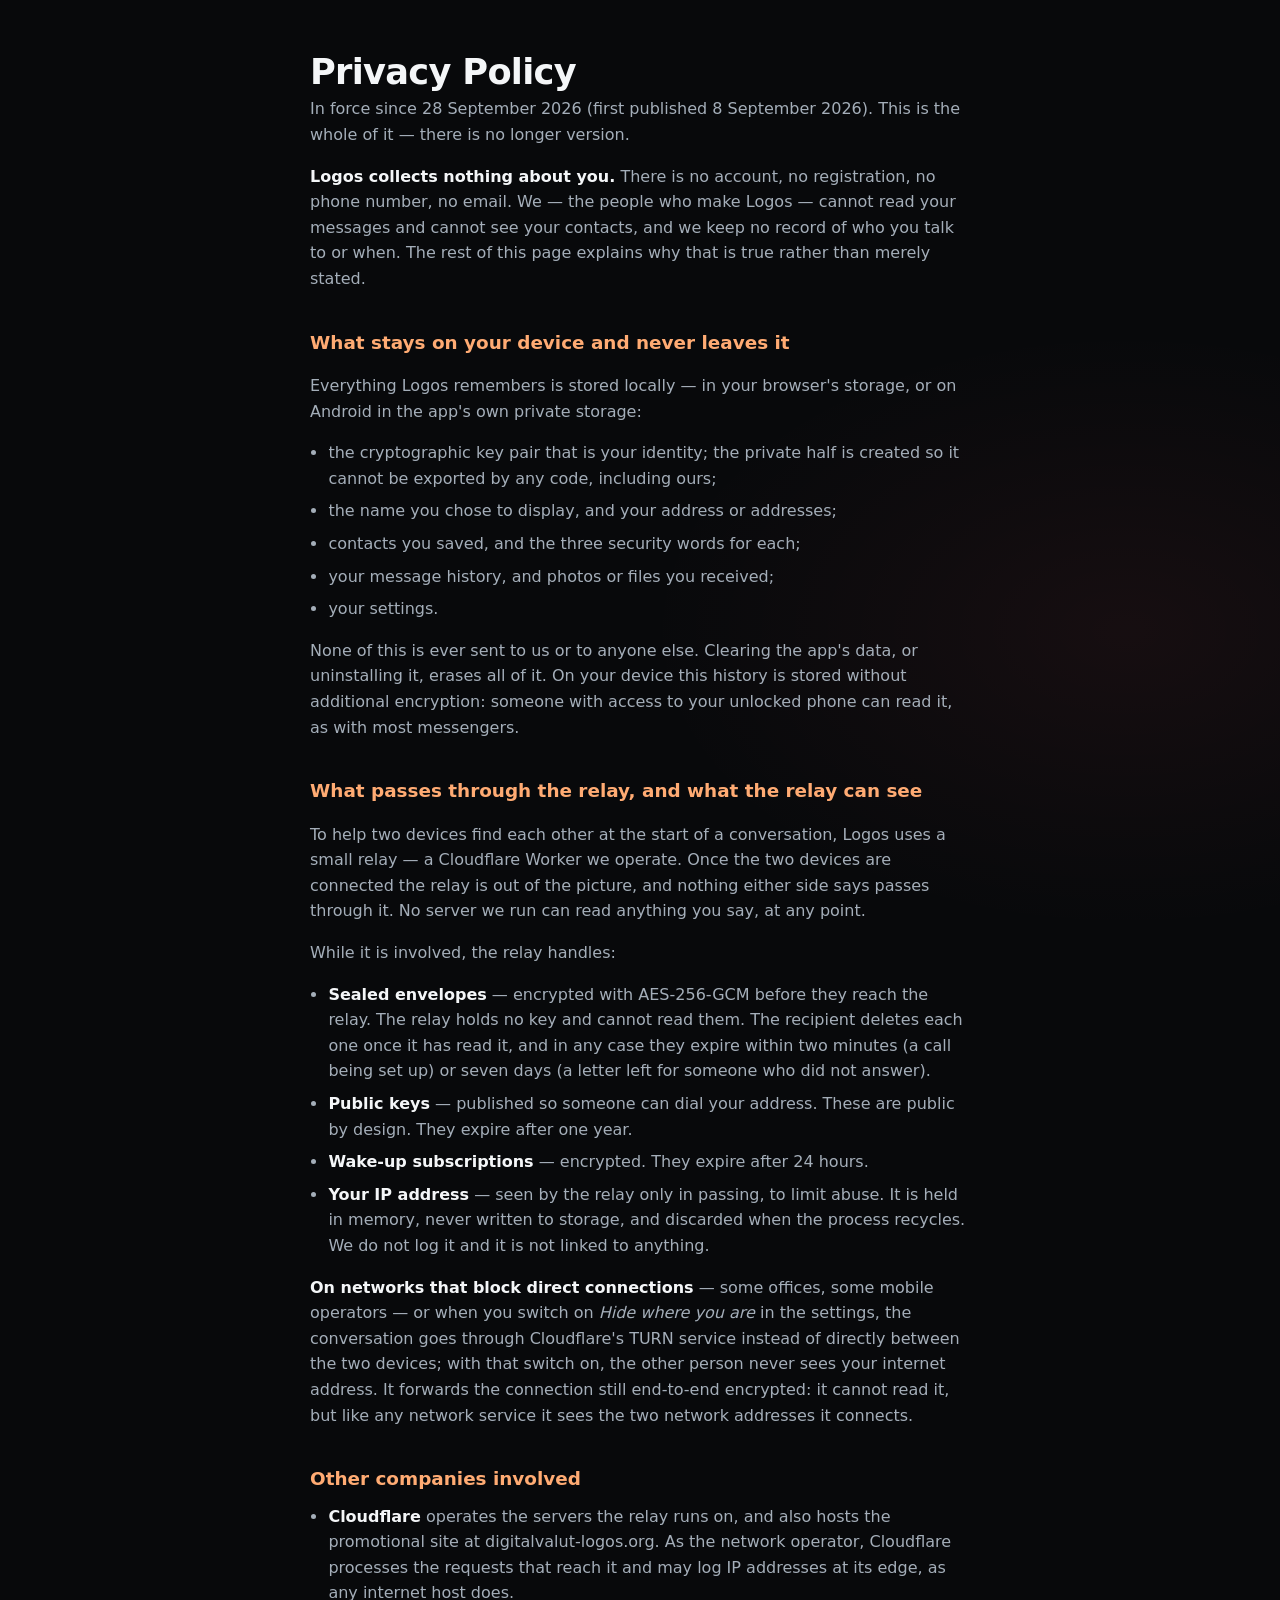
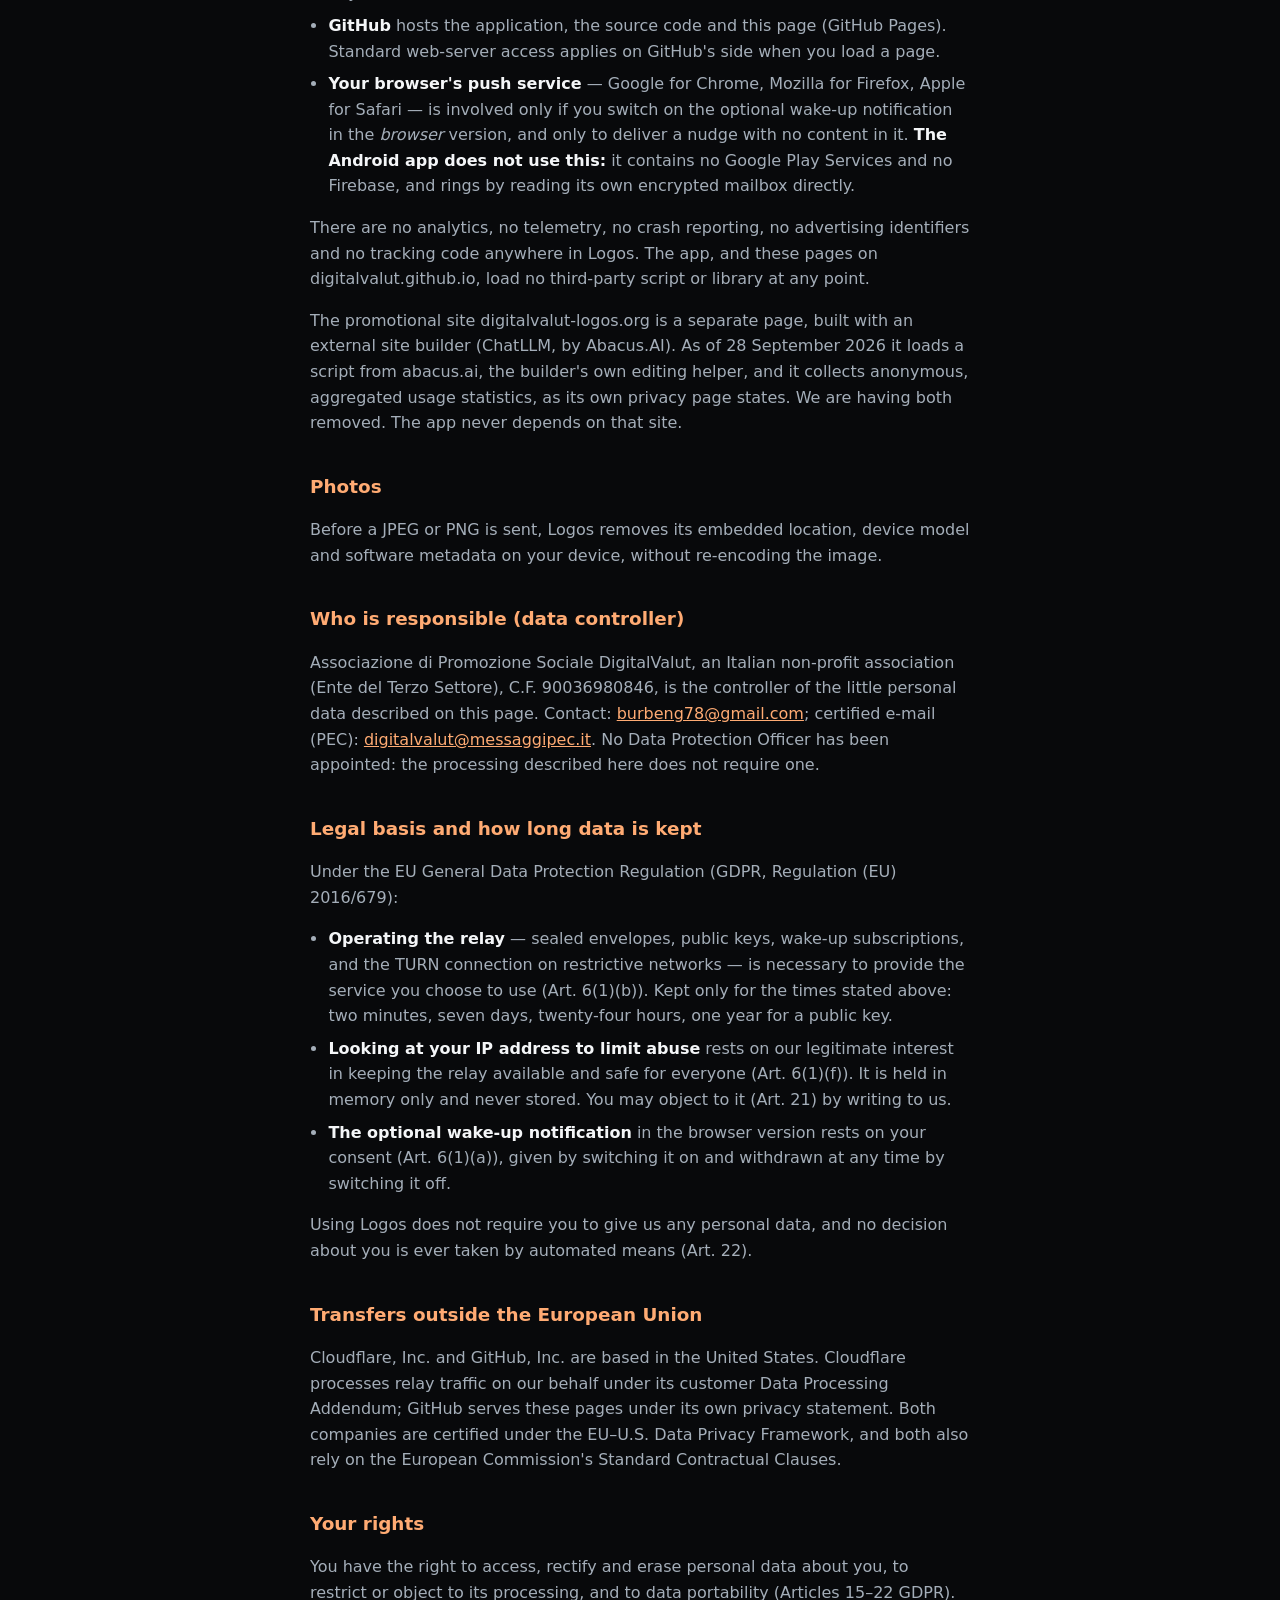
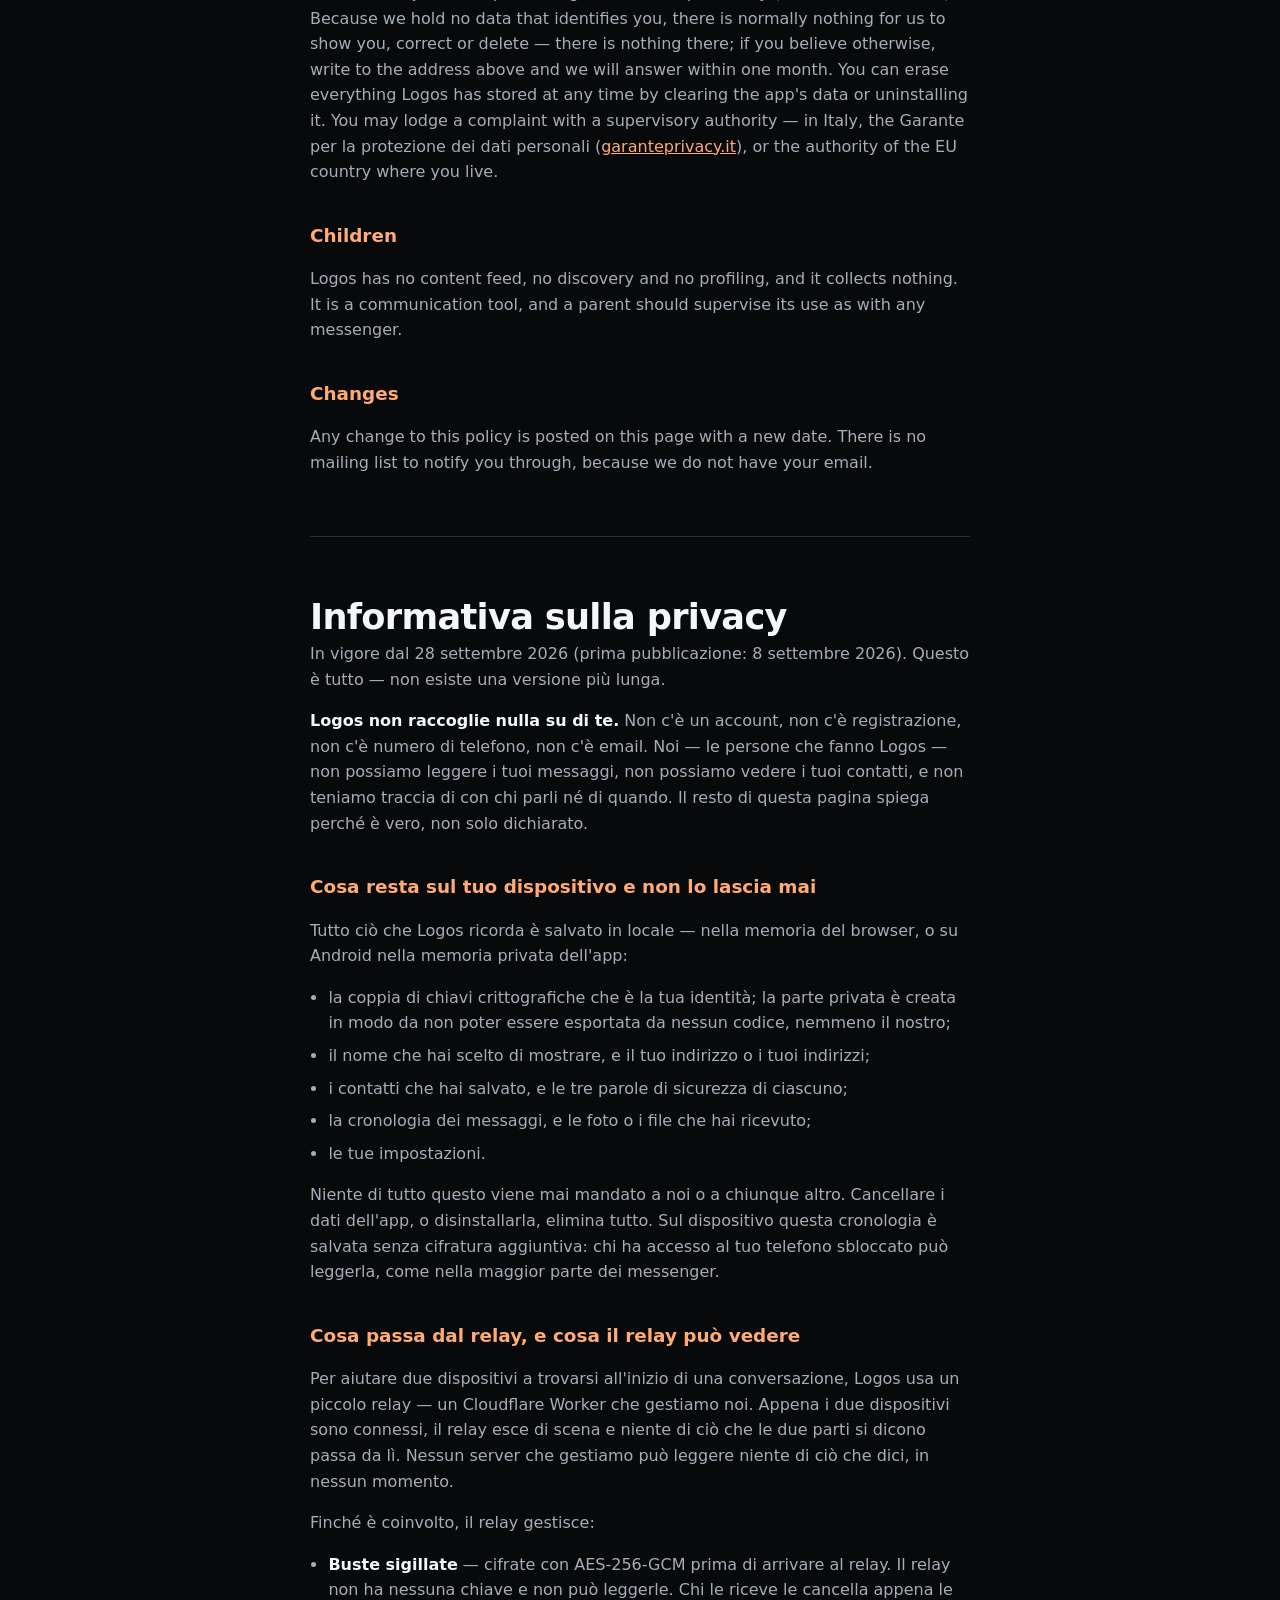
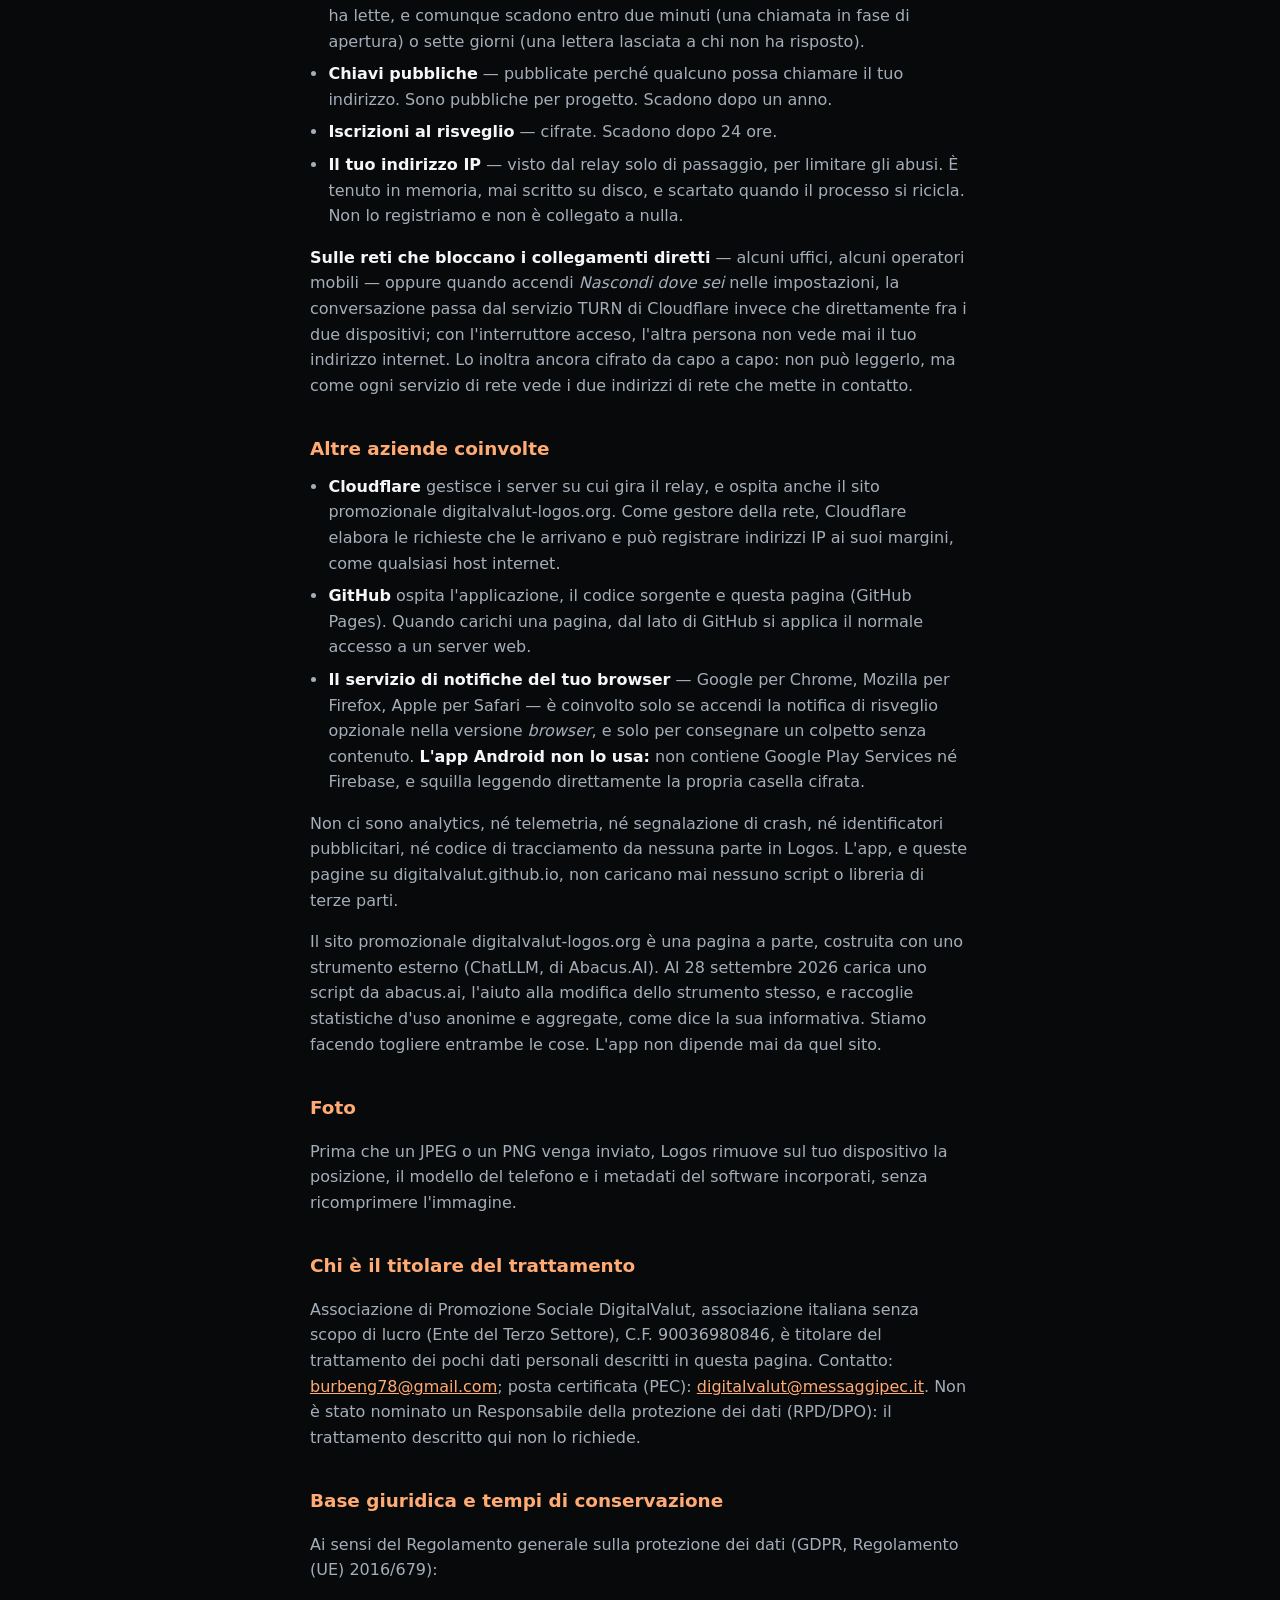
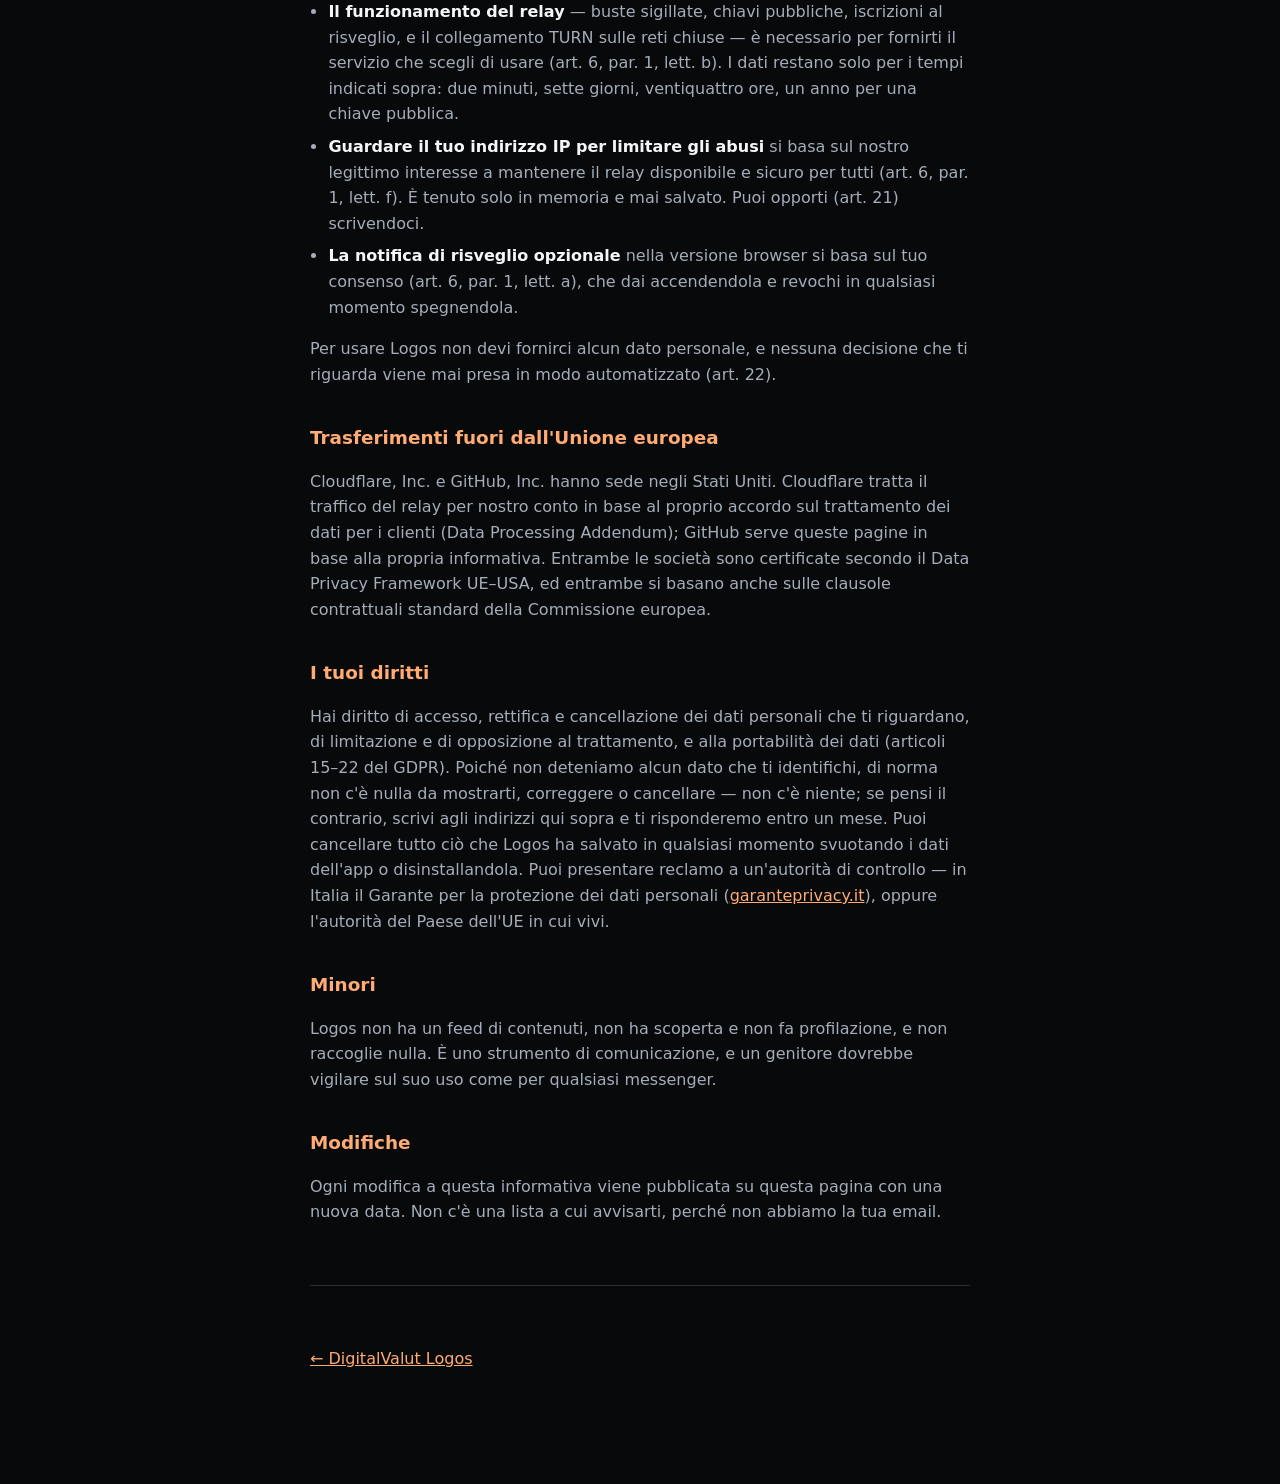
<file: privacy.html>
<!DOCTYPE html>
<html lang="en">
<!--
  Copyright 2026 Associazione di Promozione Sociale DigitalValut (ETS)

  Licensed under the Apache License, Version 2.0 (the "License");
  you may not use this file except in compliance with the License.
  You may obtain a copy of the License at

      http://www.apache.org/licenses/LICENSE-2.0

  Unless required by applicable law or agreed to in writing, software
  distributed under the License is distributed on an "AS IS" BASIS,
  WITHOUT WARRANTIES OR CONDITIONS OF ANY KIND, either express or implied.
  See the License for the specific language governing permissions and
  limitations under the License.
-->
<head>
<meta charset="utf-8">
<meta name="viewport" content="width=device-width, initial-scale=1">
<title>Privacy Policy — DigitalValut Logos</title>

<!-- Same discipline as the app and the front door: nothing is loaded from
     anywhere else, so there is no third party to trust on this page either. -->
<meta http-equiv="Content-Security-Policy" content="
  default-src 'self';
  script-src 'none';
  style-src 'self';
  img-src 'self' data:;
  connect-src 'none';
  form-action 'none';
  base-uri 'none'">

<link rel="stylesheet" href="index.css">
</head>
<body>
<main class="legal">

<h1>Privacy Policy</h1>
<p class="legal-date">In force since 28 September 2026 (first published 8 September 2026). This is the whole of it — there is no longer version.</p>

<p><strong>Logos collects nothing about you.</strong> There is no account, no
registration, no phone number, no email. We — the people who make Logos —
cannot read your messages and cannot see your contacts, and we keep no record
of who you talk to or when. The rest of this page explains why that is true
rather than merely stated.</p>

<h2>What stays on your device and never leaves it</h2>
<p>Everything Logos remembers is stored locally — in your browser's storage, or
on Android in the app's own private storage:</p>
<ul>
  <li>the cryptographic key pair that is your identity; the private half is
      created so it cannot be exported by any code, including ours;</li>
  <li>the name you chose to display, and your address or addresses;</li>
  <li>contacts you saved, and the three security words for each;</li>
  <li>your message history, and photos or files you received;</li>
  <li>your settings.</li>
</ul>
<p>None of this is ever sent to us or to anyone else. Clearing the app's data,
or uninstalling it, erases all of it. On your device this history is stored
without additional encryption: someone with access to your unlocked phone can
read it, as with most messengers.</p>

<h2>What passes through the relay, and what the relay can see</h2>
<p>To help two devices find each other at the start of a conversation, Logos
uses a small relay — a Cloudflare Worker we operate. Once the two devices are
connected the relay is out of the picture, and nothing either side says passes
through it. No server we run can read anything you say, at any point.</p>
<p>While it is involved, the relay handles:</p>
<ul>
  <li><strong>Sealed envelopes</strong> — encrypted with AES-256-GCM before
      they reach the relay. The relay holds no key and cannot read them. The
      recipient deletes each one once it has read it, and in any case they
      expire within two minutes (a call being set up) or seven days (a letter
      left for someone who did not answer).</li>
  <li><strong>Public keys</strong> — published so someone can dial your address.
      These are public by design. They expire after one year.</li>
  <li><strong>Wake-up subscriptions</strong> — encrypted. They expire after 24
      hours.</li>
  <li><strong>Your IP address</strong> — seen by the relay only in passing, to
      limit abuse. It is held in memory, never written to storage, and
      discarded when the process recycles. We do not log it and it is not
      linked to anything.</li>
</ul>
<p><strong>On networks that block direct connections</strong> — some offices,
some mobile operators — or when you switch on <em>Hide where you are</em> in the
settings, the conversation goes through Cloudflare's TURN service instead of
directly between the two devices; with that switch on, the other person never
sees your internet address. It forwards
the connection still end-to-end encrypted: it cannot read it, but like any
network service it sees the two network addresses it connects.</p>

<h2>Other companies involved</h2>
<ul>
  <li><strong>Cloudflare</strong> operates the servers the relay runs on, and
      also hosts the promotional site at digitalvalut-logos.org. As the network
      operator, Cloudflare processes the requests that reach it and may log IP
      addresses at its edge, as any internet host does.</li>
  <li><strong>GitHub</strong> hosts the application, the source code and this
      page (GitHub Pages). Standard web-server access applies on GitHub's side
      when you load a page.</li>
  <li><strong>Your browser's push service</strong> — Google for Chrome, Mozilla
      for Firefox, Apple for Safari — is involved only if you switch on the
      optional wake-up notification in the <em>browser</em> version, and only to
      deliver a nudge with no content in it. <strong>The Android app does not
      use this:</strong> it contains no Google Play Services and no Firebase,
      and rings by reading its own encrypted mailbox directly.</li>
</ul>
<p>There are no analytics, no telemetry, no crash reporting, no advertising
identifiers and no tracking code anywhere in Logos. The app, and these pages on
digitalvalut.github.io, load no third-party script or library at any point.</p>
<p>The promotional site digitalvalut-logos.org is a separate page, built with an
external site builder (ChatLLM, by Abacus.AI). As of 28 September 2026 it loads
a script from abacus.ai, the builder's own editing helper, and it collects
anonymous, aggregated usage statistics, as its own privacy page states. We are
having both removed. The app never depends on that site.</p>

<h2>Photos</h2>
<p>Before a JPEG or PNG is sent, Logos removes its embedded location, device
model and software metadata on your device, without re-encoding the image.</p>

<h2>Who is responsible (data controller)</h2>
<p>Associazione di Promozione Sociale DigitalValut, an Italian non-profit
association (Ente del Terzo Settore), C.F. 90036980846, is the controller of
the little personal data described on this page. Contact:
<a href="mailto:burbeng78@gmail.com">burbeng78@gmail.com</a>; certified e-mail
(PEC): <a href="mailto:digitalvalut@messaggipec.it">digitalvalut@messaggipec.it</a>.
No Data Protection Officer has been appointed: the processing described here
does not require one.</p>

<h2>Legal basis and how long data is kept</h2>
<p>Under the EU General Data Protection Regulation (GDPR, Regulation (EU)
2016/679):</p>
<ul>
  <li><strong>Operating the relay</strong> — sealed envelopes, public keys,
      wake-up subscriptions, and the TURN connection on restrictive networks —
      is necessary to provide the service you choose to use (Art. 6(1)(b)).
      Kept only for the times stated above: two minutes, seven days, twenty-four
      hours, one year for a public key.</li>
  <li><strong>Looking at your IP address to limit abuse</strong> rests on our
      legitimate interest in keeping the relay available and safe for everyone
      (Art. 6(1)(f)). It is held in memory only and never stored. You may object
      to it (Art. 21) by writing to us.</li>
  <li><strong>The optional wake-up notification</strong> in the browser version
      rests on your consent (Art. 6(1)(a)), given by switching it on and
      withdrawn at any time by switching it off.</li>
</ul>
<p>Using Logos does not require you to give us any personal data, and no
decision about you is ever taken by automated means (Art. 22).</p>

<h2>Transfers outside the European Union</h2>
<p>Cloudflare, Inc. and GitHub, Inc. are based in the United States. Cloudflare
processes relay traffic on our behalf under its customer Data Processing
Addendum; GitHub serves these pages under its own privacy statement. Both
companies are certified under the EU–U.S. Data Privacy Framework, and both
also rely on the European Commission's Standard Contractual Clauses.</p>

<h2>Your rights</h2>
<p>You have the right to access, rectify and erase personal data about you, to
restrict or object to its processing, and to data portability (Articles 15–22
GDPR). Because we hold no data that identifies you, there is normally nothing
for us to show you, correct or delete — there is nothing there; if you believe
otherwise, write to the address above and we will answer within one month. You
can erase everything Logos has stored at any time by clearing the app's data or
uninstalling it. You may lodge a complaint with a supervisory authority — in
Italy, the Garante per la protezione dei dati personali
(<a href="https://www.garanteprivacy.it">garanteprivacy.it</a>), or the
authority of the EU country where you live.</p>

<h2>Children</h2>
<p>Logos has no content feed, no discovery and no profiling, and it collects
nothing. It is a communication tool, and a parent should supervise its use as
with any messenger.</p>

<h2>Changes</h2>
<p>Any change to this policy is posted on this page with a new date. There is
no mailing list to notify you through, because we do not have your email.</p>

<hr>

<h1 lang="it">Informativa sulla privacy</h1>
<p class="legal-date" lang="it">In vigore dal 28 settembre 2026 (prima pubblicazione: 8 settembre 2026). Questo è tutto — non esiste una versione più lunga.</p>

<p lang="it"><strong>Logos non raccoglie nulla su di te.</strong> Non c'è un
account, non c'è registrazione, non c'è numero di telefono, non c'è email.
Noi — le persone che fanno Logos — non possiamo leggere i tuoi messaggi, non
possiamo vedere i tuoi contatti, e non teniamo traccia di con chi parli né
di quando.
Il resto di questa pagina spiega perché è vero, non solo dichiarato.</p>

<h2 lang="it">Cosa resta sul tuo dispositivo e non lo lascia mai</h2>
<p lang="it">Tutto ciò che Logos ricorda è salvato in locale — nella memoria
del browser, o su Android nella memoria privata dell'app:</p>
<ul lang="it">
  <li>la coppia di chiavi crittografiche che è la tua identità; la parte
      privata è creata in modo da non poter essere esportata da nessun codice,
      nemmeno il nostro;</li>
  <li>il nome che hai scelto di mostrare, e il tuo indirizzo o i tuoi
      indirizzi;</li>
  <li>i contatti che hai salvato, e le tre parole di sicurezza di ciascuno;</li>
  <li>la cronologia dei messaggi, e le foto o i file che hai ricevuto;</li>
  <li>le tue impostazioni.</li>
</ul>
<p lang="it">Niente di tutto questo viene mai mandato a noi o a chiunque altro.
Cancellare i dati dell'app, o disinstallarla, elimina tutto. Sul dispositivo
questa cronologia è salvata senza cifratura aggiuntiva: chi ha accesso al tuo
telefono sbloccato può leggerla, come nella maggior parte dei messenger.</p>

<h2 lang="it">Cosa passa dal relay, e cosa il relay può vedere</h2>
<p lang="it">Per aiutare due dispositivi a trovarsi all'inizio di una
conversazione, Logos usa un piccolo relay — un Cloudflare Worker che gestiamo
noi. Appena i due dispositivi sono connessi, il relay esce di scena e niente di
ciò che le due parti si dicono passa da lì. Nessun server che gestiamo può
leggere niente di ciò che dici, in nessun momento.</p>
<p lang="it">Finché è coinvolto, il relay gestisce:</p>
<ul lang="it">
  <li><strong>Buste sigillate</strong> — cifrate con AES-256-GCM prima di
      arrivare al relay. Il relay non ha nessuna chiave e non può leggerle.
      Chi le riceve le cancella appena le ha lette, e comunque scadono entro
      due minuti (una chiamata in fase di apertura) o sette giorni (una lettera
      lasciata a chi non ha risposto).</li>
  <li><strong>Chiavi pubbliche</strong> — pubblicate perché qualcuno possa
      chiamare il tuo indirizzo. Sono pubbliche per progetto. Scadono dopo un
      anno.</li>
  <li><strong>Iscrizioni al risveglio</strong> — cifrate. Scadono dopo 24
      ore.</li>
  <li><strong>Il tuo indirizzo IP</strong> — visto dal relay solo di passaggio,
      per limitare gli abusi. È tenuto in memoria, mai scritto su disco, e
      scartato quando il processo si ricicla. Non lo registriamo e non è
      collegato a nulla.</li>
</ul>
<p lang="it"><strong>Sulle reti che bloccano i collegamenti diretti</strong> —
alcuni uffici, alcuni operatori mobili — oppure quando accendi <em>Nascondi dove
sei</em> nelle impostazioni, la conversazione passa dal servizio TURN di
Cloudflare invece che direttamente fra i due dispositivi; con l'interruttore
acceso, l'altra persona non vede mai il tuo indirizzo internet.
Lo inoltra ancora cifrato da capo a capo: non può leggerlo, ma come ogni
servizio di rete vede i due indirizzi di rete che mette in contatto.</p>

<h2 lang="it">Altre aziende coinvolte</h2>
<ul lang="it">
  <li><strong>Cloudflare</strong> gestisce i server su cui gira il relay, e
      ospita anche il sito promozionale digitalvalut-logos.org. Come gestore
      della rete, Cloudflare elabora le richieste che le arrivano e può
      registrare indirizzi IP ai suoi margini, come qualsiasi host internet.</li>
  <li><strong>GitHub</strong> ospita l'applicazione, il codice sorgente e
      questa pagina (GitHub Pages). Quando carichi una pagina, dal lato di
      GitHub si applica il normale accesso a un server web.</li>
  <li><strong>Il servizio di notifiche del tuo browser</strong> — Google per
      Chrome, Mozilla per Firefox, Apple per Safari — è coinvolto solo se
      accendi la notifica di risveglio opzionale nella versione <em>browser</em>,
      e solo per consegnare un colpetto senza contenuto. <strong>L'app Android
      non lo usa:</strong> non contiene Google Play Services né Firebase, e
      squilla leggendo direttamente la propria casella cifrata.</li>
</ul>
<p lang="it">Non ci sono analytics, né telemetria, né segnalazione di crash, né
identificatori pubblicitari, né codice di tracciamento da nessuna parte in
Logos. L'app, e queste pagine su digitalvalut.github.io, non caricano mai
nessuno script o libreria di terze parti.</p>
<p lang="it">Il sito promozionale digitalvalut-logos.org è una pagina a parte,
costruita con uno strumento esterno (ChatLLM, di Abacus.AI). Al 28 settembre
2026 carica uno script da abacus.ai, l'aiuto alla modifica dello strumento
stesso, e raccoglie statistiche d'uso anonime e aggregate, come dice la sua
informativa. Stiamo facendo togliere entrambe le cose. L'app non dipende mai da
quel sito.</p>

<h2 lang="it">Foto</h2>
<p lang="it">Prima che un JPEG o un PNG venga inviato, Logos rimuove sul tuo
dispositivo la posizione, il modello del telefono e i metadati del software
incorporati, senza ricomprimere l'immagine.</p>

<h2 lang="it">Chi è il titolare del trattamento</h2>
<p lang="it">Associazione di Promozione Sociale DigitalValut, associazione
italiana senza scopo di lucro (Ente del Terzo Settore), C.F. 90036980846, è
titolare del trattamento dei pochi dati personali descritti in questa pagina.
Contatto: <a href="mailto:burbeng78@gmail.com">burbeng78@gmail.com</a>; posta
certificata (PEC): <a href="mailto:digitalvalut@messaggipec.it">digitalvalut@messaggipec.it</a>.
Non è stato nominato un Responsabile della protezione dei dati (RPD/DPO): il
trattamento descritto qui non lo richiede.</p>

<h2 lang="it">Base giuridica e tempi di conservazione</h2>
<p lang="it">Ai sensi del Regolamento generale sulla protezione dei dati (GDPR,
Regolamento (UE) 2016/679):</p>
<ul lang="it">
  <li><strong>Il funzionamento del relay</strong> — buste sigillate, chiavi
      pubbliche, iscrizioni al risveglio, e il collegamento TURN sulle reti
      chiuse — è necessario per fornirti il servizio che scegli di usare
      (art. 6, par. 1, lett. b). I dati restano solo per i tempi indicati sopra:
      due minuti, sette giorni, ventiquattro ore, un anno per una chiave
      pubblica.</li>
  <li><strong>Guardare il tuo indirizzo IP per limitare gli abusi</strong> si
      basa sul nostro legittimo interesse a mantenere il relay disponibile e
      sicuro per tutti (art. 6, par. 1, lett. f). È tenuto solo in memoria e mai
      salvato. Puoi opporti (art. 21) scrivendoci.</li>
  <li><strong>La notifica di risveglio opzionale</strong> nella versione browser
      si basa sul tuo consenso (art. 6, par. 1, lett. a), che dai accendendola e
      revochi in qualsiasi momento spegnendola.</li>
</ul>
<p lang="it">Per usare Logos non devi fornirci alcun dato personale, e nessuna
decisione che ti riguarda viene mai presa in modo automatizzato (art. 22).</p>

<h2 lang="it">Trasferimenti fuori dall'Unione europea</h2>
<p lang="it">Cloudflare, Inc. e GitHub, Inc. hanno sede negli Stati Uniti.
Cloudflare tratta il traffico del relay per nostro conto in base al proprio
accordo sul trattamento dei dati per i clienti (Data Processing Addendum);
GitHub serve queste pagine in base alla propria informativa. Entrambe le
società sono certificate secondo il Data Privacy Framework UE–USA, ed entrambe
si basano anche sulle clausole contrattuali standard della Commissione
europea.</p>

<h2 lang="it">I tuoi diritti</h2>
<p lang="it">Hai diritto di accesso, rettifica e cancellazione dei dati
personali che ti riguardano, di limitazione e di opposizione al trattamento, e
alla portabilità dei dati (articoli 15–22 del GDPR). Poiché non deteniamo alcun
dato che ti identifichi, di norma non c'è nulla da mostrarti, correggere o
cancellare — non c'è niente; se pensi il contrario, scrivi agli indirizzi qui
sopra e ti risponderemo entro un mese. Puoi cancellare tutto ciò che Logos ha
salvato in qualsiasi momento svuotando i dati dell'app o disinstallandola. Puoi
presentare reclamo a un'autorità di controllo — in Italia il Garante per la
protezione dei dati personali
(<a href="https://www.garanteprivacy.it">garanteprivacy.it</a>), oppure
l'autorità del Paese dell'UE in cui vivi.</p>

<h2 lang="it">Minori</h2>
<p lang="it">Logos non ha un feed di contenuti, non ha scoperta e non fa
profilazione, e non raccoglie nulla. È uno strumento di comunicazione, e un
genitore dovrebbe vigilare sul suo uso come per qualsiasi messenger.</p>

<h2 lang="it">Modifiche</h2>
<p lang="it">Ogni modifica a questa informativa viene pubblicata su questa
pagina con una nuova data. Non c'è una lista a cui avvisarti, perché non
abbiamo la tua email.</p>

<hr>

<p><a href="./">&larr; DigitalValut Logos</a></p>

</main>
</body>
</html>
</file>
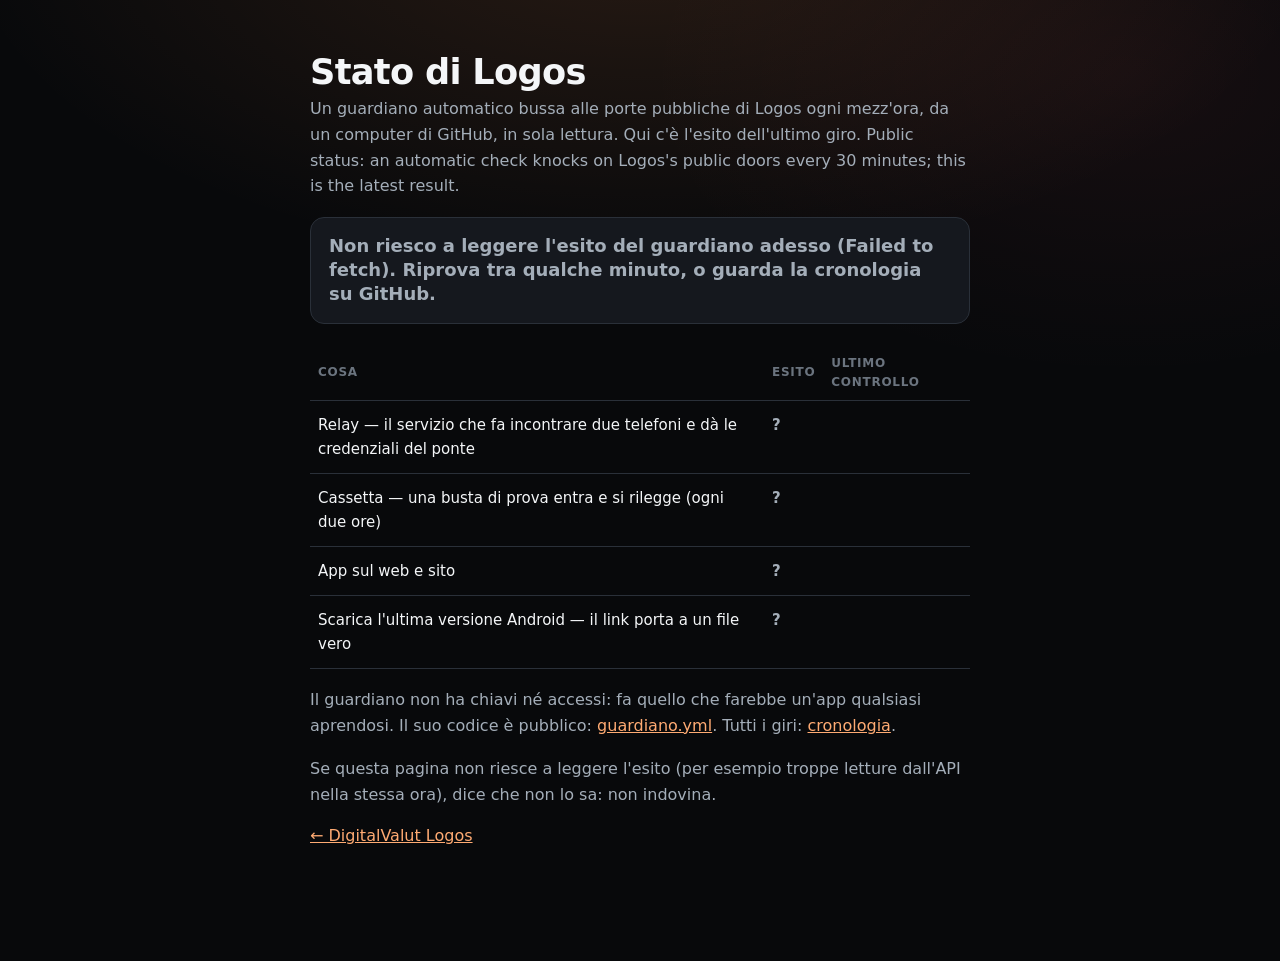
<file: stato.html>
<!DOCTYPE html>
<html lang="it">
<!--
  Copyright 2026 Associazione di Promozione Sociale DigitalValut (ETS)

  Licensed under the Apache License, Version 2.0 (the "License");
  you may not use this file except in compliance with the License.
  You may obtain a copy of the License at

      http://www.apache.org/licenses/LICENSE-2.0

  Unless required by applicable law or agreed to in writing, software
  distributed under the License is distributed on an "AS IS" BASIS,
  WITHOUT WARRANTIES OR CONDITIONS OF ANY KIND, either express or implied.
  See the License for the specific language governing permissions and
  limitations under the License.
-->
<head>
<meta charset="utf-8">
<meta name="viewport" content="width=device-width, initial-scale=1">
<title>Stato — DigitalValut Logos</title>

<!-- Questa pagina non ha segreti da proteggere e nessuno da cui riceverne:
     legge l'esito del guardiano (.github/workflows/guardiano.yml) dall'API
     pubblica di GitHub e lo mostra. L'unica connessione ammessa è quella. -->
<meta http-equiv="Content-Security-Policy" content="
  default-src 'self';
  script-src 'self';
  style-src 'self';
  img-src 'self' data:;
  connect-src https://api.github.com;
  form-action 'none';
  base-uri 'none'">

<link rel="stylesheet" href="index.css">
<link rel="stylesheet" href="stato.css">
</head>
<body>
<main class="legal">

<h1>Stato di Logos</h1>
<p class="legal-date">Un guardiano automatico bussa alle porte pubbliche di Logos ogni mezz'ora, da un computer di GitHub, in sola lettura. Qui c'è l'esito dell'ultimo giro. <span lang="en">Public status: an automatic check knocks on Logos's public doors every 30 minutes; this is the latest result.</span></p>

<div id="riassunto" class="stato-riassunto attesa">Sto leggendo l'ultimo controllo…</div>

<table class="stato-tabella" id="tabella">
  <thead><tr><th>Cosa</th><th>Esito</th><th>Ultimo controllo</th></tr></thead>
  <tbody>
    <tr data-job="relay"><td>Relay — il servizio che fa incontrare due telefoni e dà le credenziali del ponte</td><td class="esito">…</td><td class="quando">…</td></tr>
    <tr data-job="cassetta"><td>Cassetta — una busta di prova entra e si rilegge (ogni due ore)</td><td class="esito">…</td><td class="quando">…</td></tr>
    <tr data-job="sito"><td>App sul web e sito</td><td class="esito">…</td><td class="quando">…</td></tr>
    <tr data-job="apk"><td>Scarica l'ultima versione Android — il link porta a un file vero</td><td class="esito">…</td><td class="quando">…</td></tr>
  </tbody>
</table>

<p class="stato-nota">Il guardiano non ha chiavi né accessi: fa quello che farebbe un'app qualsiasi aprendosi. Il suo codice è pubblico: <a href="https://github.com/digitalvalut/logos-protocol/blob/main/.github/workflows/guardiano.yml">guardiano.yml</a>. Tutti i giri: <a href="https://github.com/digitalvalut/logos-protocol/actions/workflows/guardiano.yml">cronologia</a>.</p>

<p class="stato-nota">Se questa pagina non riesce a leggere l'esito (per esempio troppe letture dall'API nella stessa ora), dice che non lo sa: non indovina.</p>

<p class="legal-back"><a href="index.html">← DigitalValut Logos</a></p>
</main>
<script src="stato.js"></script>
</body>
</html>
</file>
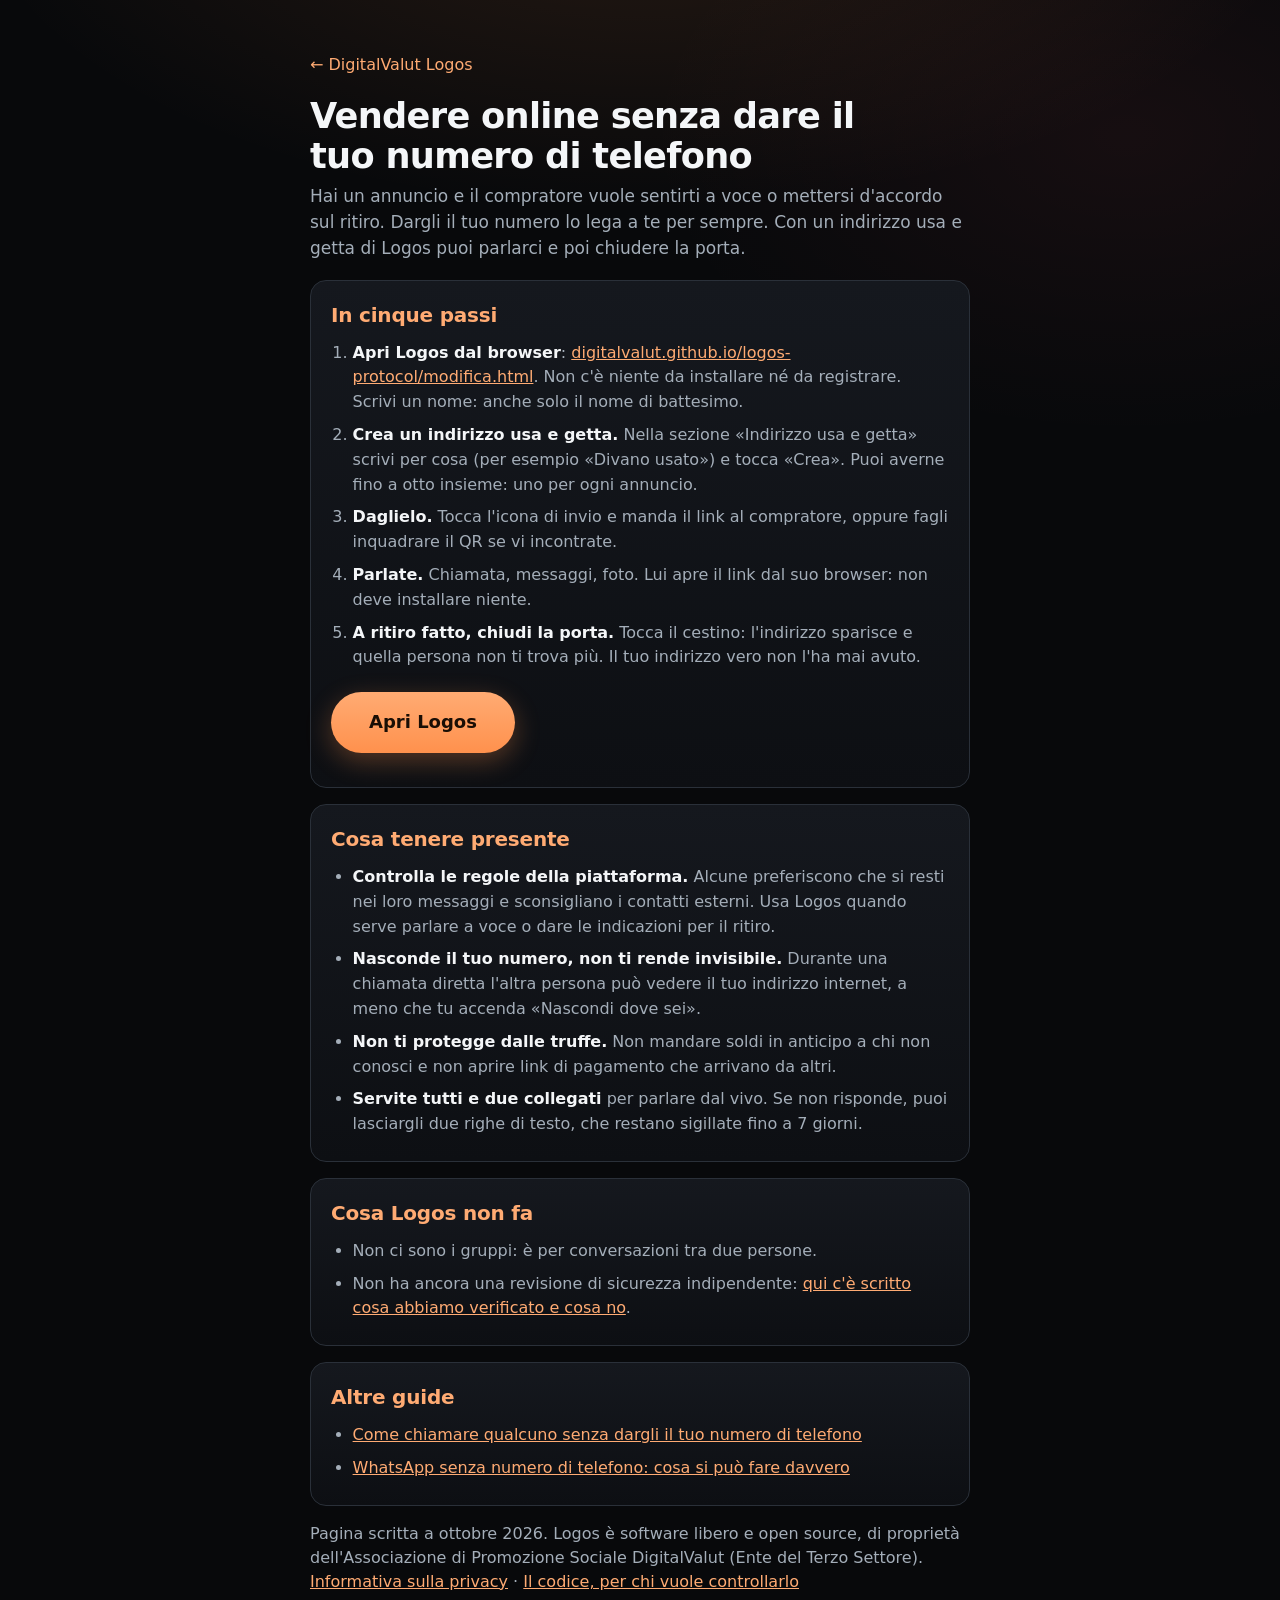
<file: vendere-senza-dare-il-numero.html>
<!DOCTYPE html>
<html lang="it">
<!--
  Copyright 2026 Associazione di Promozione Sociale DigitalValut (ETS)

  Licensed under the Apache License, Version 2.0 (the "License");
  you may not use this file except in compliance with the License.
  You may obtain a copy of the License at

      http://www.apache.org/licenses/LICENSE-2.0

  Unless required by applicable law or agreed to in writing, software
  distributed under the License is distributed on an "AS IS" BASIS,
  WITHOUT WARRANTIES OR CONDITIONS OF ANY KIND, either express or implied.
  See the License for the specific language governing permissions and
  limitations under the License.
-->
<head>
<meta charset="utf-8">
<meta name="viewport" content="width=device-width, initial-scale=1">
<title>Vendere online senza dare il tuo numero di telefono — Logos</title>
<meta name="description" content="Subito, Vinted, Marketplace: come parlare con un compratore senza dargli il tuo numero, con un indirizzo usa e getta che cancelli a affare concluso.">
<link rel="canonical" href="https://digitalvalut.github.io/logos-protocol/vendere-senza-dare-il-numero.html">
<meta property="og:type" content="article">
<meta property="og:locale" content="it_IT">
<meta property="og:url" content="https://digitalvalut.github.io/logos-protocol/vendere-senza-dare-il-numero.html">
<meta property="og:title" content="Vendere online senza dare il tuo numero di telefono">
<meta property="og:description" content="Subito, Vinted, Marketplace: come parlare con un compratore senza dargli il tuo numero, con un indirizzo usa e getta che cancelli a affare concluso.">
<meta property="og:image" content="https://digitalvalut.github.io/logos-protocol/modifica-preview.jpg">
<meta property="og:image:alt" content="DigitalValut Logos">

<!-- Una guida in parole semplici: scritta per chi arriva da una ricerca e non
     sa niente di Logos. Stessa disciplina delle altre pagine: niente caricato
     da fuori, niente script, niente stile dentro la pagina. Le promesse sono
     solo quelle che l'app mantiene, e i limiti stanno scritti in chiaro. -->
<meta http-equiv="Content-Security-Policy" content="
  default-src 'self';
  script-src 'self';
  style-src 'self';
  img-src 'self' data:;
  connect-src 'none';
  form-action 'none';
  base-uri 'none'">

<link rel="icon" href="modifica-icon-192.png">
<link rel="stylesheet" href="index.css">
<link rel="stylesheet" href="installa.css">
</head>
<body>
<main class="legal installa">

<p class="inst-top"><a href="index.html">← DigitalValut Logos</a></p>

<h1>Vendere online senza dare il tuo numero di telefono</h1>
<p class="lead">Hai un annuncio e il compratore vuole sentirti a voce o mettersi d'accordo sul ritiro. Dargli il tuo numero lo lega a te per sempre. Con un indirizzo usa e getta di Logos puoi parlarci e poi chiudere la porta.</p>

<section class="inst-card" id="passi">
  <h2>In cinque passi</h2>
  <ol>
    <li><strong>Apri Logos dal browser</strong>: <a href="modifica.html">digitalvalut.github.io/logos-protocol/modifica.html</a>. Non c'è niente da installare né da registrare. Scrivi un nome: anche solo il nome di battesimo.</li>
    <li><strong>Crea un indirizzo usa e getta.</strong> Nella sezione «Indirizzo usa e getta» scrivi per cosa (per esempio «Divano usato») e tocca «Crea». Puoi averne fino a otto insieme: uno per ogni annuncio.</li>
    <li><strong>Daglielo.</strong> Tocca l'icona di invio e manda il link al compratore, oppure fagli inquadrare il QR se vi incontrate.</li>
    <li><strong>Parlate.</strong> Chiamata, messaggi, foto. Lui apre il link dal suo browser: non deve installare niente.</li>
    <li><strong>A ritiro fatto, chiudi la porta.</strong> Tocca il cestino: l'indirizzo sparisce e quella persona non ti trova più. Il tuo indirizzo vero non l'ha mai avuto.</li>
  </ol>
  <p><a class="cta" href="modifica.html">Apri Logos</a></p>
</section>

<section class="inst-card" id="attenzione">
  <h2>Cosa tenere presente</h2>
  <ul>
    <li><strong>Controlla le regole della piattaforma.</strong> Alcune preferiscono che si resti nei loro messaggi e sconsigliano i contatti esterni. Usa Logos quando serve parlare a voce o dare le indicazioni per il ritiro.</li>
    <li><strong>Nasconde il tuo numero, non ti rende invisibile.</strong> Durante una chiamata diretta l'altra persona può vedere il tuo indirizzo internet, a meno che tu accenda «Nascondi dove sei».</li>
    <li><strong>Non ti protegge dalle truffe.</strong> Non mandare soldi in anticipo a chi non conosci e non aprire link di pagamento che arrivano da altri.</li>
    <li><strong>Servite tutti e due collegati</strong> per parlare dal vivo. Se non risponde, puoi lasciargli due righe di testo, che restano sigillate fino a 7 giorni.</li>
  </ul>
</section>

<section class="inst-card" id="limiti">
  <h2>Cosa Logos non fa</h2>
  <ul>
    <li>Non ci sono i gruppi: è per conversazioni tra due persone.</li>
    <li>Non ha ancora una revisione di sicurezza indipendente: <a href="https://github.com/digitalvalut/logos-protocol/blob/main/THREAT-MODEL.md">qui c'è scritto cosa abbiamo verificato e cosa no</a>.</li>
  </ul>
</section>

<section class="inst-card" id="altre-guide">
  <h2>Altre guide</h2>
  <ul>
    <li><a href="chiamare-senza-numero.html">Come chiamare qualcuno senza dargli il tuo numero di telefono</a></li>
    <li><a href="whatsapp-senza-numero.html">WhatsApp senza numero di telefono: cosa si può fare davvero</a></li>
  </ul>
</section>

<p class="inst-note">Pagina scritta a ottobre 2026. Logos è software libero e open source, di proprietà dell'Associazione di Promozione Sociale DigitalValut (Ente del Terzo Settore). <a href="privacy.html">Informativa sulla privacy</a> · <a href="https://github.com/digitalvalut/logos-protocol">Il codice, per chi vuole controllarlo</a></p>

</main>
</body>
</html>
</file>
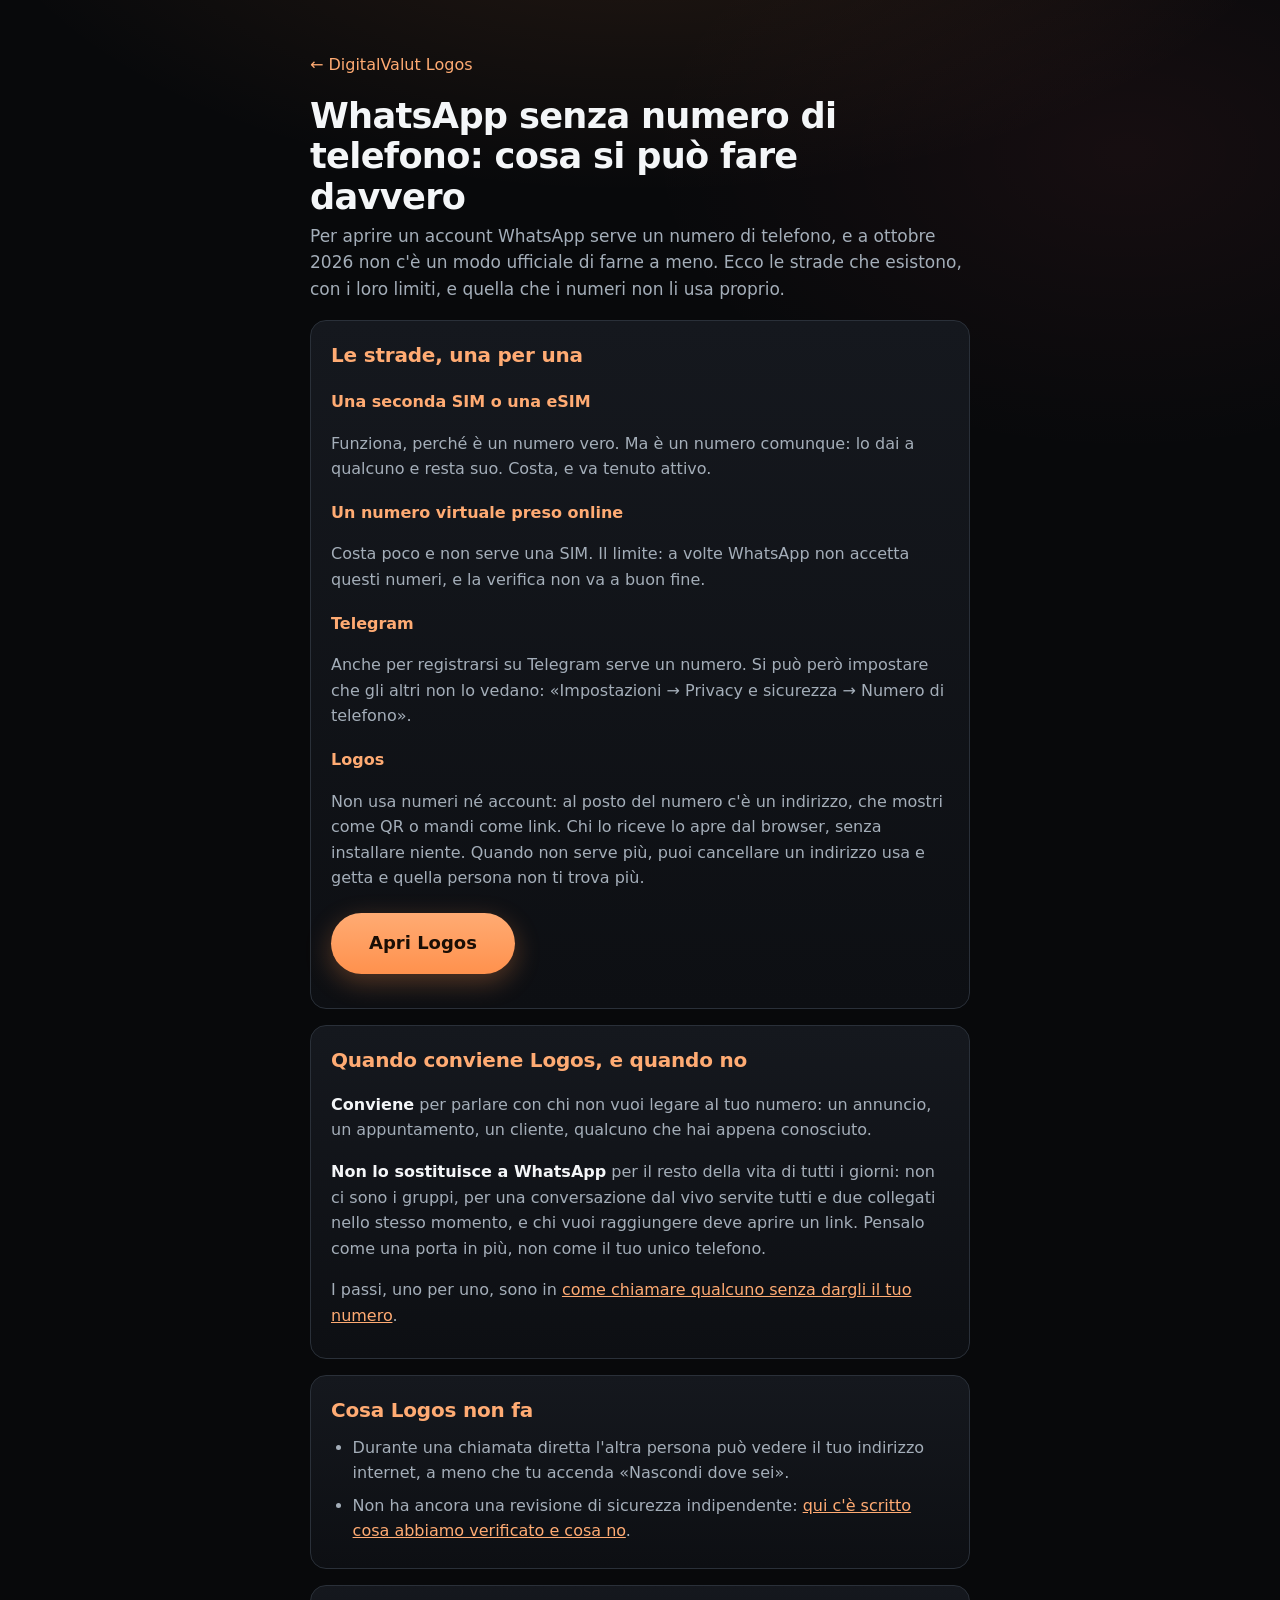
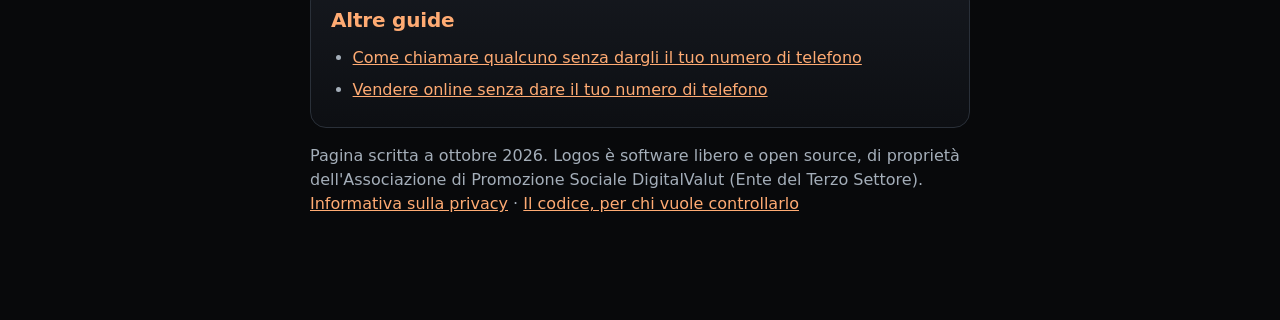
<file: whatsapp-senza-numero.html>
<!DOCTYPE html>
<html lang="it">
<!--
  Copyright 2026 Associazione di Promozione Sociale DigitalValut (ETS)

  Licensed under the Apache License, Version 2.0 (the "License");
  you may not use this file except in compliance with the License.
  You may obtain a copy of the License at

      http://www.apache.org/licenses/LICENSE-2.0

  Unless required by applicable law or agreed to in writing, software
  distributed under the License is distributed on an "AS IS" BASIS,
  WITHOUT WARRANTIES OR CONDITIONS OF ANY KIND, either express or implied.
  See the License for the specific language governing permissions and
  limitations under the License.
-->
<head>
<meta charset="utf-8">
<meta name="viewport" content="width=device-width, initial-scale=1">
<title>WhatsApp senza numero di telefono: cosa si può fare — Logos</title>
<meta name="description" content="WhatsApp richiede un numero per registrarsi. Cosa funziona davvero (SIM, numeri virtuali, Telegram) e come parlare senza dare il numero con Logos.">
<link rel="canonical" href="https://digitalvalut.github.io/logos-protocol/whatsapp-senza-numero.html">
<meta property="og:type" content="article">
<meta property="og:locale" content="it_IT">
<meta property="og:url" content="https://digitalvalut.github.io/logos-protocol/whatsapp-senza-numero.html">
<meta property="og:title" content="WhatsApp senza numero di telefono: cosa si può fare davvero">
<meta property="og:description" content="WhatsApp richiede un numero per registrarsi. Cosa funziona davvero (SIM, numeri virtuali, Telegram) e come parlare senza dare il numero con Logos.">
<meta property="og:image" content="https://digitalvalut.github.io/logos-protocol/modifica-preview.jpg">
<meta property="og:image:alt" content="DigitalValut Logos">

<!-- Una guida in parole semplici: scritta per chi arriva da una ricerca e non
     sa niente di Logos. Stessa disciplina delle altre pagine: niente caricato
     da fuori, niente script, niente stile dentro la pagina. Le promesse sono
     solo quelle che l'app mantiene, e i limiti stanno scritti in chiaro. -->
<meta http-equiv="Content-Security-Policy" content="
  default-src 'self';
  script-src 'self';
  style-src 'self';
  img-src 'self' data:;
  connect-src 'none';
  form-action 'none';
  base-uri 'none'">

<link rel="icon" href="modifica-icon-192.png">
<link rel="stylesheet" href="index.css">
<link rel="stylesheet" href="installa.css">
</head>
<body>
<main class="legal installa">

<p class="inst-top"><a href="index.html">← DigitalValut Logos</a></p>

<h1>WhatsApp senza numero di telefono: cosa si può fare davvero</h1>
<p class="lead">Per aprire un account WhatsApp serve un numero di telefono, e a ottobre 2026 non c'è un modo ufficiale di farne a meno. Ecco le strade che esistono, con i loro limiti, e quella che i numeri non li usa proprio.</p>

<section class="inst-card" id="strade">
  <h2>Le strade, una per una</h2>
  <h3>Una seconda SIM o una eSIM</h3>
  <p>Funziona, perché è un numero vero. Ma è un numero comunque: lo dai a qualcuno e resta suo. Costa, e va tenuto attivo.</p>
  <h3>Un numero virtuale preso online</h3>
  <p>Costa poco e non serve una SIM. Il limite: a volte WhatsApp non accetta questi numeri, e la verifica non va a buon fine.</p>
  <h3>Telegram</h3>
  <p>Anche per registrarsi su Telegram serve un numero. Si può però impostare che gli altri non lo vedano: «Impostazioni → Privacy e sicurezza → Numero di telefono».</p>
  <h3>Logos</h3>
  <p>Non usa numeri né account: al posto del numero c'è un indirizzo, che mostri come QR o mandi come link. Chi lo riceve lo apre dal browser, senza installare niente. Quando non serve più, puoi cancellare un indirizzo usa e getta e quella persona non ti trova più.</p>
  <p><a class="cta" href="modifica.html">Apri Logos</a></p>
</section>

<section class="inst-card" id="quando">
  <h2>Quando conviene Logos, e quando no</h2>
  <p><strong>Conviene</strong> per parlare con chi non vuoi legare al tuo numero: un annuncio, un appuntamento, un cliente, qualcuno che hai appena conosciuto.</p>
  <p><strong>Non lo sostituisce a WhatsApp</strong> per il resto della vita di tutti i giorni: non ci sono i gruppi, per una conversazione dal vivo servite tutti e due collegati nello stesso momento, e chi vuoi raggiungere deve aprire un link. Pensalo come una porta in più, non come il tuo unico telefono.</p>
  <p>I passi, uno per uno, sono in <a href="chiamare-senza-numero.html">come chiamare qualcuno senza dargli il tuo numero</a>.</p>
</section>

<section class="inst-card" id="limiti">
  <h2>Cosa Logos non fa</h2>
  <ul>
    <li>Durante una chiamata diretta l'altra persona può vedere il tuo indirizzo internet, a meno che tu accenda «Nascondi dove sei».</li>
    <li>Non ha ancora una revisione di sicurezza indipendente: <a href="https://github.com/digitalvalut/logos-protocol/blob/main/THREAT-MODEL.md">qui c'è scritto cosa abbiamo verificato e cosa no</a>.</li>
  </ul>
</section>

<section class="inst-card" id="altre-guide">
  <h2>Altre guide</h2>
  <ul>
    <li><a href="chiamare-senza-numero.html">Come chiamare qualcuno senza dargli il tuo numero di telefono</a></li>
    <li><a href="vendere-senza-dare-il-numero.html">Vendere online senza dare il tuo numero di telefono</a></li>
  </ul>
</section>

<p class="inst-note">Pagina scritta a ottobre 2026. Logos è software libero e open source, di proprietà dell'Associazione di Promozione Sociale DigitalValut (Ente del Terzo Settore). <a href="privacy.html">Informativa sulla privacy</a> · <a href="https://github.com/digitalvalut/logos-protocol">Il codice, per chi vuole controllarlo</a></p>

</main>
</body>
</html>
</file>
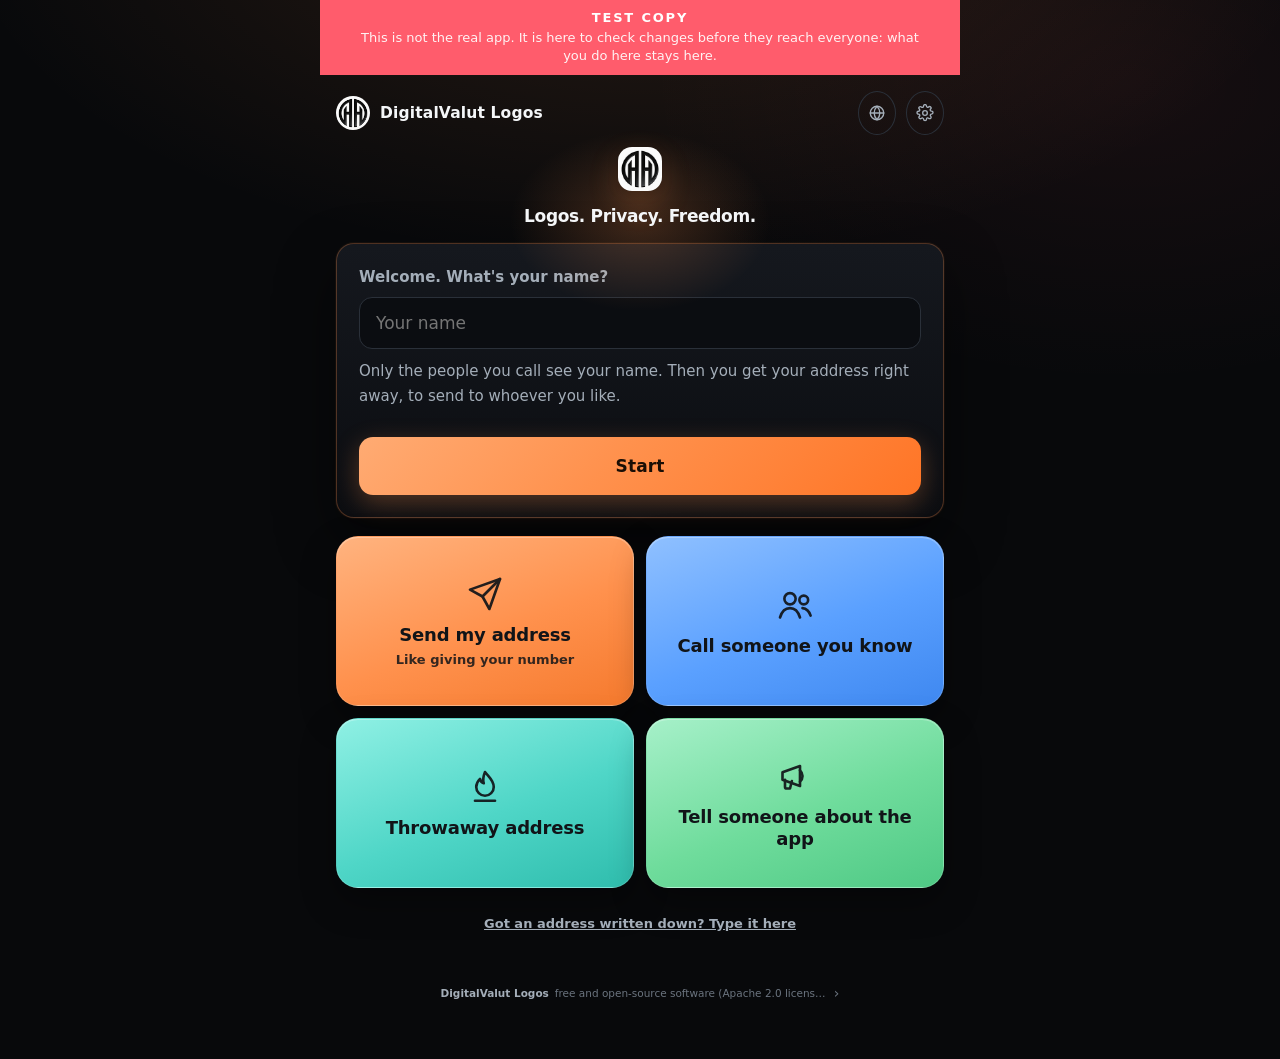
<file: prova/modifica.html>
<!DOCTYPE html>
<html lang="it">
<!--
  Copyright 2026 Associazione di Promozione Sociale DigitalValut (ETS)

  Licensed under the Apache License, Version 2.0 (the "License");
  you may not use this file except in compliance with the License.
  You may obtain a copy of the License at

      http://www.apache.org/licenses/LICENSE-2.0

  Unless required by applicable law or agreed to in writing, software
  distributed under the License is distributed on an "AS IS" BASIS,
  WITHOUT WARRANTIES OR CONDITIONS OF ANY KIND, either express or implied.
  See the License for the specific language governing permissions and
  limitations under the License.
-->
<head>
<meta charset="utf-8">
<meta name="viewport" content="width=device-width, initial-scale=1, viewport-fit=cover">
  <!-- generato da tools/prova.js — non modificare a mano -->
  <meta name="robots" content="noindex, nofollow">
<title>DigitalValut Logos</title>
<meta name="description" content="Software libero e open source di DigitalValut APS ETS: chat, chiamate e videochiamate dirette tra due browser, gratis per sempre, senza account.">
<meta name="theme-color" content="#0b0d10">
<meta name="color-scheme" content="dark">

<!-- How the link looks when it lands in WhatsApp, Telegram, Signal or a post.
     An invite arrives as a bare address otherwise, which reads like something
     you should not tap — and an invite nobody taps is an invite that failed.

     Worth being clear about what this deliberately does NOT do: it says nothing
     about *who* invited you. The code in an invite travels after the '#', and a
     fragment is never sent to any server — not to GitHub, not to the app, not
     to WhatsApp's preview fetcher. So the preview cannot be personalised, and
     that is exactly right: the personal half ("Marco wants to talk to you") is
     written into the message text on the sender's own phone, where it stays
     between the two of them. -->
<meta property="og:type" content="website">
<meta property="og:site_name" content="DigitalValut Logos">
<meta property="og:locale" content="it_IT">
<meta property="og:url" content="https://digitalvalut.github.io/logos-protocol/modifica.html">
<meta property="og:title" content="Parla in privato, senza account">
<meta property="og:description" content="Messaggi, foto e videochiamate direttamente tra due telefoni. Nessun numero di telefono, nessun server in mezzo, gratis per sempre.">
<meta property="og:image" content="https://digitalvalut.github.io/logos-protocol/modifica-preview.jpg">
<meta property="og:image:type" content="image/jpeg">
<meta property="og:image:width" content="1200">
<meta property="og:image:height" content="630">
<meta property="og:image:alt" content="DigitalValut Logos — parla in privato, senza account">
<meta name="twitter:card" content="summary_large_image">
<meta name="twitter:title" content="Parla in privato, senza account">
<meta name="twitter:description" content="Messaggi, foto e videochiamate direttamente tra due telefoni. Nessun numero di telefono, nessun server in mezzo, gratis per sempre.">
<meta name="twitter:image" content="https://digitalvalut.github.io/logos-protocol/modifica-preview.jpg">
<link rel="manifest" href="modifica-manifest.webmanifest">
<link rel="icon" href="modifica-icon-192.png" type="image/png" sizes="192x192">
<link rel="icon" href="modifica-icon-512.png" type="image/png" sizes="512x512">
<link rel="apple-touch-icon" href="modifica-apple-touch-icon.png">
<meta name="apple-mobile-web-app-capable" content="yes">
<meta name="mobile-web-app-capable" content="yes">
<meta name="apple-mobile-web-app-title" content="DV Logos">
<meta name="apple-mobile-web-app-status-bar-style" content="black-translucent">
<meta http-equiv="Content-Security-Policy" content="
  default-src 'self';
  script-src 'self';
  style-src 'self';
  img-src 'self' blob: data:;
  media-src 'self' blob:;
  connect-src 'self' stun: turn: https://stun.cloudflare.com https://digitalvalut-turn.burbeng78.workers.dev;
  font-src 'self';
  object-src 'none';
  base-uri 'self';
  form-action 'self';
  manifest-src 'self';
">
<link rel="stylesheet" href="modifica.css">
</head>
<body>
<div class="wrap">

  <!-- ⚠️ La fascia della copia di prova. Sta in cima a tutto e non si chiude:
       una copia di prova che non si annuncia e' peggio di non averla, perche'
       qualcuno ci parla dentro credendo di usare l'app vera — e i due mondi
       hanno memorie separate, quindi i suoi contatti e la sua identita' li'
       dentro non esistono da nessun'altra parte.
       Accesa da JS solo quando l'indirizzo contiene /prova/ (vedi IN_PROVA). -->
  <div class="provabar hide" id="provaBar">
    <b data-i18n="prova.title">COPIA DI PROVA</b>
    <span data-i18n="prova.sub">Non è l'app vera. Serve a controllare le modifiche prima che arrivino a tutti: quello che fai qui resta qui.</span>
  </div>

  <div class="topbar">
    <img src="modifica-icon-512.png" alt="">
    <div class="name">DigitalValut Logos</div>
    <div class="spacer"></div>
    <!-- ⚠️ IL MAPPAMONDO, AGGIUNTO IL 6 SET 2026. Chi apre l'app in una lingua
         che non sa leggere non puo' nemmeno capire cosa voglia dire
         «impostazioni»: l'ingranaggio non aiuta chi non sa cosa ci trovera'
         dentro. Un mappamondo lo riconosce chiunque, in qualunque lingua,
         senza leggere una parola. Porta dritto alla lingua, che nelle
         impostazioni e' gia' la prima voce. -->
    <button class="gear" id="btnLang" aria-label="Lingua / Language" title="Lingua / Language">
      <svg class="btnicon" viewBox="0 0 24 24" fill="none" stroke="currentColor" stroke-width="1.8"
           stroke-linecap="round" stroke-linejoin="round" aria-hidden="true">
        <circle cx="12" cy="12" r="9"/><path d="M3 12h18"/>
        <path d="M12 3c2.5 2.6 3.8 5.6 3.8 9s-1.3 6.4-3.8 9c-2.5-2.6-3.8-5.6-3.8-9S9.5 5.6 12 3z"/>
      </svg>
    </button>
    <button class="gear" id="btnSettings" aria-label="Impostazioni" title="Impostazioni">
      <svg class="btnicon" viewBox="0 0 24 24" fill="none" stroke="currentColor" stroke-width="1.8"
           stroke-linecap="round" stroke-linejoin="round" aria-hidden="true">
        <circle cx="12" cy="12" r="3.1"/>
        <path d="M19.2 14.4a1.6 1.6 0 0 0 .32 1.77l.06.06a1.94 1.94 0 1 1-2.75 2.75l-.06-.06a1.6 1.6 0 0 0-1.77-.32 1.6 1.6 0 0 0-.97 1.47v.17a1.94 1.94 0 1 1-3.88 0v-.09a1.6 1.6 0 0 0-1.05-1.47 1.6 1.6 0 0 0-1.77.32l-.06.06a1.94 1.94 0 1 1-2.75-2.75l.06-.06a1.6 1.6 0 0 0 .32-1.77 1.6 1.6 0 0 0-1.47-.97h-.17a1.94 1.94 0 1 1 0-3.88h.09a1.6 1.6 0 0 0 1.47-1.05 1.6 1.6 0 0 0-.32-1.77l-.06-.06a1.94 1.94 0 1 1 2.75-2.75l.06.06a1.6 1.6 0 0 0 1.77.32h.08a1.6 1.6 0 0 0 .97-1.47v-.17a1.94 1.94 0 1 1 3.88 0v.09a1.6 1.6 0 0 0 .97 1.47 1.6 1.6 0 0 0 1.77-.32l.06-.06a1.94 1.94 0 1 1 2.75 2.75l-.06.06a1.6 1.6 0 0 0-.32 1.77v.08a1.6 1.6 0 0 0 1.47.97h.17a1.94 1.94 0 1 1 0 3.88h-.09a1.6 1.6 0 0 0-1.47.97z"/>
      </svg>
      <!-- Lights up only while a message or file has arrived somewhere the
           person is not currently looking at (they navigated to Impostazioni
           mid-conversation) — the connection itself was already kept alive
           across that trip, only the "something happened" part was silent
           until now. Clears the moment they go back to the chat, same place
           settingsCameFrom already knows to return them to. -->
      <span class="notice hide" id="settingsNotice" aria-hidden="true"></span>
    </button>
  </div>

  <!-- ⚠️ AGGIUNTA IL 7 SET 2026, dopo che l'operatore ha pubblicato una
       versione nuova, ha aperto il computer e il telefono, e non l'ha vista:
       «la web app non è stata aggiornata? perché non vedo la versione nuova?».
       L'app si aggiornava per davvero — misurato — ma AL CARICAMENTO DOPO, e
       in silenzio: chi stava guardando lo schermo non aveva modo di saperlo,
       e l'unico posto dove leggerlo era «Come sta l'app», dentro la rotellina,
       che nessuno va a cercare.
       Adesso, quando il codice nuovo prende il posto del vecchio, lo dice e
       offre di ricaricare. Fuori da ogni schermata come le due schede qui
       sotto, e per lo stesso motivo: un aggiornamento arriva mentre stai
       facendo qualsiasi cosa, non solo mentre guardi la prima pagina. -->
  <div class="banner accent hide jsb" id="updateBar">
    <span class="f1" data-i18n="update.text">C'è una versione nuova dell'app.</span>
    <span class="inlinebtns">
      <button class="btn mini" id="btnUpdateNow" data-i18n="update.btn">Aggiorna</button>
    </span>
  </div>

  <!-- 26 set 2026: la stessa cosa per il pacchetto Android, che non si
       aggiorna da solo. Compare solo dentro l'app Android, quando un altro
       telefono ha detto nel saluto di avere un pacchetto piu' nuovo: il
       link porta al file con il numero nel nome (vedi confrontaVersioni). -->
  <div class="banner accent hide jsb" id="apkBar">
    <span class="f1" data-i18n="apk.new">C'è una versione nuova dell'app Android. Installala sopra questa: contatti e conversazioni restano.</span>
    <span class="inlinebtns">
      <a class="btn mini" id="btnApkNuovo" href="#" data-i18n="apk.download">Scarica</a>
    </span>
  </div>

  <!-- These two live outside every screen section on purpose: a call can be
       started from Settings (typing an address) and can arrive while any
       screen at all is open, not only Home. Nested inside one screen, either
       card would stay invisible — un-hidden in the DOM but sitting inside a
       section CSS was hiding — while whoever it was for sat looking at
       something else entirely. -->
  <!-- Arriving by address used to drop someone straight into a call before
       they had said who they were, so the other end got "Qualcuno" and no
       reason. One screen, three things, one big button. -->
  <div class="card knock hide" id="knockCard">
    <div class="knocktitle" data-i18n="knock.title">Stai contattando</div>
    <div class="knockwho" id="knockWho">DV-····-····-····</div>
    <label class="fieldlabel mt16" for="knockName" data-i18n="knock.nameLabel">Come ti chiami?</label>
    <input type="text" id="knockName" class="sans-input" maxlength="30" autocapitalize="words"
           data-i18n-ph="knock.namePh" placeholder="Il tuo nome">
    <label class="fieldlabel mt12" for="knockMsg" data-i18n="knock.msgLabel">Cosa ti serve? (se vuoi)</label>
    <input type="text" id="knockMsg" class="sans-input" maxlength="140"
           data-i18n-ph="knock.msgPh" placeholder="es. Avete le scarpe numero 42?">
    <button class="btn primary big mt16" id="btnKnockGo">
      <span class="ic"><svg class="btnicon" viewBox="0 0 24 24" fill="none" stroke="currentColor" stroke-width="1.9" stroke-linecap="round" stroke-linejoin="round" aria-hidden="true"><path d="M6.6 10.8c1.4 2.9 3.7 5.2 6.6 6.6l2.2-2.2c.3-.3.7-.4 1.1-.3 1.2.4 2.5.6 3.8.6.6 0 1 .4 1 1V20c0 .6-.4 1-1 1C10.9 21 3 13.1 3 3.7c0-.6.4-1 1-1h3.5c.6 0 1 .4 1 1 0 1.3.2 2.6.6 3.8.1.4 0 .8-.3 1.1z"/></svg></span><span data-i18n="knock.go">Chiama</span></button>
    <!-- Il riquadro per lasciare due righe ESISTEVA GIA' e funzionava, ma era
         raggiungibile da UN SOLO punto in tutto il programma: dopo che una
         chiamata era fallita, cioe' dopo un massimo di tre minuti di rotellina.
         Nessuno aspetta tre minuti per scrivere due righe. Qui e' subito. -->
    <button class="btn ghost mt8" id="btnKnockNote">
      <span class="ic"><svg class="btnicon" viewBox="0 0 24 24" fill="none" stroke="currentColor" stroke-width="1.9" stroke-linecap="round" stroke-linejoin="round" aria-hidden="true"><rect x="3" y="5" width="18" height="14" rx="2.4"/><path d="M4 6.5l8 6.5 8-6.5"/></svg></span><span data-i18n="knock.note2">Scrivigli due righe invece</span></button>
    <div class="helptext mt12" data-i18n="knock.note">Il tuo nome e questa frase li vede solo la persona che stai chiamando. Nessun server può leggerli.</div>
  </div>

  <!-- ⚠️ SPOSTATO QUI IL 6 SET 2026. Stava dentro la sezione screenJoin,
       e la rubrica sta in screenHome: toccando la busta accanto a un contatto
       il codice scopriva questo riquadro (classList.remove('hide')) ma
       l'utente non vedeva NIENTE, perche' la sezione che lo conteneva era
       nascosta. Trovato dall'operatore in due minuti sull'app vera.
       Qui fuori da ogni <section> e' raggiungibile da qualunque schermata,
       esattamente come knockCard poco sopra. -->
    <div class="card hide" id="leaveLetter">
      <!-- Il titolo cambia a seconda di come ci si arriva: dopo una chiamata a
           vuoto dice che non ha risposto nessuno, arrivandoci apposta dal
           pulsante «Scrivigli due righe» quella frase sarebbe falsa. -->
      <b id="letterTitle" data-i18n="letter.noneTitle">Non risponde nessuno adesso.</b>
      <span class="lead" id="letterSub" data-i18n="letter.noneSub">Puoi lasciare un messaggio: lo troverà appena apre l'app.</span>
      <input type="text" id="letterText" class="sans-input" maxlength="300"
             data-i18n-ph="letter.ph" placeholder="Scrivi qui il tuo messaggio">
      <div class="toolsrow">
        <button class="btn primary" id="btnLeaveLetter"><span class="ic"><svg class="btnicon" viewBox="0 0 24 24" fill="none" stroke="currentColor" stroke-width="1.9" stroke-linecap="round" stroke-linejoin="round" aria-hidden="true"><rect x="3" y="5" width="18" height="14" rx="2.4"/><path d="M4 6.5l8 6.5 8-6.5"/></svg></span><span data-i18n="letter.leave">Lascia il messaggio</span></button>
        <button class="btn" id="btnLeaveCancel" data-i18n="letter.cancel">Lascia perdere</button>
      </div>
      <div class="status" id="letterStatus"></div>
    </div>

  <!-- Someone is calling the public address. Nothing is answered until this
       is answered, because an address anyone may hold is an address anyone
       may ring. -->
  <!-- Il lettore QR: a tutto schermo, la fotocamera si spegne appena si chiude -->
  <div class="qrscan hide" id="qrScan" role="dialog" aria-modal="true">
    <video id="qrVideo" autoplay playsinline muted></video>
    <p class="qrhint" data-i18n="qr.hint">Inquadra il codice sull'altro telefono o sul computer.</p>
    <div class="status" id="qrScanStatus"></div>
    <button class="btn" id="btnQrClose" data-i18n="qr.close">Chiudi</button>
  </div>

  <!-- «Come vuoi darlo?»: le tre strade per dare il proprio indirizzo -->
  <div class="qrscan hide" id="sendSheet" role="dialog" aria-modal="true">
    <div class="sheetcard">
      <b data-i18n="send.title">Come vuoi darlo?</b>
      <code class="sheetaddr" id="sendSheetAddr">DV-····-····-····</code>
      <button class="btn primary sheetbtn" id="btnSendQr"><span data-i18n="send.qr">Fallo inquadrare</span><small data-i18n="send.qrSub">Per chi ti è vicino o per il computer</small></button>
      <button class="btn sheetbtn" id="btnSendApp"><span data-i18n="send.app">Mandalo con un'app</span><small data-i18n="send.appSub">WhatsApp, email, Signal e le altre</small></button>
      <button class="btn sheetbtn" id="btnSendSave"><span data-i18n="send.save">Salva l'immagine</span><small data-i18n="send.saveSub">Il QR come foto, da stampare o tenere</small></button>
      <button class="btn ghost" id="btnSendClose" data-i18n="qr.close">Chiudi</button>
    </div>
  </div>
  <!-- Il proprio QR a tutto schermo: finche' e' qui, l'app ascolta svelta -->
  <div class="qrscan hide" id="qrBig" role="dialog" aria-modal="true">
    <canvas id="qrBigCanvas" aria-label="QR"></canvas>
    <div class="qrbigaddr" id="qrBigAddr"></div>
    <p class="qrhint" data-i18n="qrbig.hint">Appena ti chiama, la chiamata compare qui.</p>
    <button class="btn primary" id="btnQrBigDone" data-i18n="qrbig.done">Fatto</button>
  </div>

  <div class="card hide" id="addrIncoming">
    <b data-i18n="addr.incomingTitle">Qualcuno ti sta cercando</b>
    <span class="whichaddr hide" id="addrIncomingWhich"></span>
    <div class="whoknocks" id="addrIncomingWho"></div>
    <div class="whyknocks hide" id="addrIncomingMsg"></div>
    <span class="lead" data-i18n="addr.incomingSub">Il nome e il motivo li ha scritti chi ti cerca: fino a quando non accetti, nessuno può dimostrare di essere davvero quella persona.</span>
    <div class="toolsrow">
      <button class="btn primary" id="btnAddrAccept" data-i18n="addr.accept">Accetta</button>
      <button class="btn" id="btnAddrIgnore" data-i18n="addr.ignore">Rifiuta</button>
    </div>
  </div>

  <!-- Compare SOLO dopo aver rifiutato. Bloccare qualcuno per sempre non puo'
       essere una cosa che succede premendo il pulsante ovvio mentre il telefono
       sta squillando: fino alla v37 era esattamente cosi' — "Ignora" chiamava
       blockFp(), il blocco non scadeva mai, non c'era nessun elenco che lo
       mostrasse e nessun modo di toglierlo. Ora sono due tocchi separati, e il
       secondo dice cosa fa. -->
  <div class="card hide" id="addrRefused">
    <span class="lead" data-i18n="addr.refusedNote">Chiamata rifiutata. Se questa persona ti dà fastidio puoi impedirle di farti squillare ancora — lo togli quando vuoi dalle impostazioni.</span>
    <div class="toolsrow">
      <button class="btn" id="btnAddrBlock" data-i18n="addr.blockThis">Blocca questa persona</button>
    </div>
  </div>

  <!-- ============================ HOME ============================ -->
  <section id="screenHome">
    <div class="hero">
      <img src="modifica-icon-512.png" alt="DigitalValut Logos">
      <h1 data-i18n="home.title">Parla con chi vuoi, ovunque sia</h1>
      <p data-i18n="home.sub">Messaggi, foto, video, chiamate. Senza registrarsi, senza numero di telefono, gratis per sempre.</p>
    </div>

    <!-- ⚠️ RIFATTA IL 6 SET 2026, tre volte in un giorno. La prima pagina
         risponde a tre domande e basta: ho l'indirizzo di qualcuno? voglio
         invitare qualcuno? mi hanno mandato un codice?
         La RUBRICA lunga (avatar, date, la × che cancella) è dietro la
         rotellina — lì si mette ordine, non si agisce di fretta; qui sotto
         resta solo la riga di nomi che il campo dell'indirizzo si ricorda.
         «Fai conoscere l'app» era passata dietro la rotellina anche lei, ma
         l'operatore l'ha rivoluta in prima pagina: «è un tasto importante».
         Torna, ma NON come terzo pulsantone — orizzontale, icona piccola,
         sotto i due grandi: importante e visibile senza mettersi in gara con
         le due azioni che sono il motivo per cui uno ha aperto l'app. -->

    <!-- Messaggi lasciati mentre non c'eri. In cima a tutto quando ce ne
         sono — e' l'unica cosa urgente che questa pagina possa avere — e
         invisibile quando non ce ne sono, che e' quasi sempre. -->
    <div class="card hide" id="lettersCard">
      <h3 data-i18n="letter.title">Messaggi lasciati per te</h3>
      <div id="lettersList"></div>
    </div>

    <!-- ⚠️ PORTATO QUI DALLE IMPOSTAZIONI IL 6 SET 2026. Comporre l indirizzo
         di qualcuno e L AZIONE PRINCIPALE dell app, e viveva sepolta dentro la
         rotellina sotto sei altre schede: come tenere il pedale del gas nel
         cassetto del cruscotto. Sta prima dei due pulsanti grandi perche chi ha
         gia un indirizzo in mano non deve passare da «Parla con qualcuno», che
         serve a creare un invito per chi non ce l ha. -->
    

    <!-- ⚠️ FUORI ANCH'ESSA, e non e' un dettaglio: qui ci finiscono «Ha
         rifiutato la chiamata», «Non ha risposto», «Questo indirizzo non e'
         scritto bene». Lasciata dentro al blocco richiuso, la risposta a una
         chiamata appena tentata sarebbe stata invisibile — il difetto peggiore
         di tutta questa riorganizzazione, e il piu' facile da non vedere. -->
    <!-- ⚠️ LA PRIMA PAGINA E' UN TELEFONO, dal 17 set 2026 («tappa 2»).
         «Ho un numero, lo do a chi voglio, e chiamo chi ce l'ha.» In alto la
         TESSERA: il tuo indirizzo e «Manda il mio indirizzo» — chi riceve il
         link tocca, gli si apre Logos, e ti sta chiamando. E' l'unico modo
         per conoscere qualcuno: come dare il numero. L'invito a sei cifre
         resta sotto (codice, test, modello formale intatti) ma senza
         pulsantone: una riga piccola in fondo, per chi non vuole dare il
         proprio indirizzo. La PRIMA VOLTA c'e' una domanda sola: come ti
         chiami. Con «Inizia» l'indirizzo e «Fatti trovare» si accendono da
         soli (deciso dall'operatore: «acceso, senza rotture; poi se vuole li
         spegne»): tutti e due restano interruttori nelle impostazioni. -->
    <div class="card welcome hide" id="welcomeCard">
      <label class="fieldlabel" for="welcomeNameIn" data-i18n="welcome.title">Benvenuto. Come ti chiami?</label>
      <input type="text" id="welcomeNameIn" class="sans-input" maxlength="30" spellcheck="false"
             autocapitalize="words" autocomplete="off" data-i18n-ph="home.namePh" placeholder="Il tuo nome">
      <div class="helptext mt10" data-i18n="welcome.why">Il nome lo vede solo chi chiami. Poi hai subito il tuo indirizzo da mandare a chi vuoi.</div>
      <button class="btn primary big mt12" id="btnWelcomeGo" data-i18n="welcome.go">Inizia</button>
    </div>
    <div class="status" id="addrDialStatus"></div>

    <!-- ⚠️ LA GRIGLIA, 18 set 2026 («la gente decide in mezzo secondo»).
         Quattro riquadri uguali di forma, diversi di colore, un verbo ciascuno,
         e NIENT'ALTRO sulla prima pagina: l'indirizzo scritto, il QR, le
         impostazioni stanno nella seconda. Stessa luminosita' e intensita'
         per i quattro colori — una famiglia con quattro porte, non quattro
         cose — e l'arancione del marchio sull'azione principale.
         Sotto la griglia, una riga piccola per il caso raro: un indirizzo
         scritto su un foglietto (di solito arriva come link e si apre da solo). -->
    <!-- Per chi comincia (1 ott 2026): un principiante non sapeva che il primo
         passo e' mandare il proprio indirizzo. Si vede solo finche' non c'e'
         nessun contatto (body.hasname:not(.hascontacts)), poi sparisce da sola.
         Solo testo e un link: nessun comportamento nuovo. -->
    <div class="card startguide" id="startGuide">
      <h3 data-i18n="home.guideTitle">Come si comincia: 2 passi</h3>
      <ol>
        <li><b data-i18n="home.guide1t">Manda il tuo indirizzo</b> <span data-i18n="home.guide1s">con il pulsante arancione qui sotto. È come dare il tuo numero di telefono.</span></li>
        <li><b data-i18n="home.guide2t">Quando lo apre, siete collegati</b> <span data-i18n="home.guide2s">e potete scrivervi, chiamarvi e fare videochiamate.</span></li>
      </ol>
      <a class="guidevideo" href="https://digitalvalut.github.io/logos-protocol/media/logos-in-un-minuto.mp4" target="_blank" rel="noopener" data-i18n="home.guideVideo">Guarda come funziona (1 minuto)</a>
    </div>
    <div class="tiles">
      <button class="tile t-mine" id="btnHomeShare">
        <span class="ic" aria-hidden="true"><svg viewBox="0 0 32 32" fill="none" stroke="currentColor" stroke-width="2.1" stroke-linecap="round" stroke-linejoin="round"><path d="M28 4 14 18"/><path d="M28 4 19.5 28l-5.5-10L4 12.5z"/></svg></span>
        <span class="t" data-i18n="home.cardShare">Manda il mio indirizzo</span>
        <span class="s" data-i18n="home.cardShareSub">È come dare il tuo numero</span>
      </button>
      <button class="tile t-people" id="goContacts">
        <span class="ic" aria-hidden="true"><svg viewBox="0 0 32 32" fill="none" stroke="currentColor" stroke-width="2.1" stroke-linecap="round" stroke-linejoin="round"><circle cx="12" cy="11" r="4.5"/><path d="M4 26c1.5-5 4.5-7.5 8-7.5s6.5 2.5 8 7.5"/><circle cx="23" cy="12" r="3.5"/><path d="M22 18.5c3 .3 5.3 2.4 6.5 6"/></svg></span>
        <span class="t" data-i18n="home.bigBook">Chiama chi conosci</span>
      </button>
      <button class="tile t-burner" id="btnBurnerQuick">
        <span class="ic" aria-hidden="true"><svg viewBox="0 0 32 32" fill="none" stroke="currentColor" stroke-width="2.1" stroke-linecap="round" stroke-linejoin="round"><path d="M16 4c3 4 7 6.5 7 12a7 7 0 0 1-14 0c0-3 1.5-5 3-6.5.5 2 1.5 3 3 3.5-1-3 0-6.5 1-9z"/><path d="M8 27h16"/></svg></span>
        <span class="t" data-i18n="home.tileBurner">Indirizzo usa e getta</span>
      </button>
      <button class="tile t-grow" id="btnShareApp">
        <span class="ic" aria-hidden="true"><svg viewBox="0 0 32 32" fill="none" stroke="currentColor" stroke-width="2.1" stroke-linecap="round" stroke-linejoin="round"><path d="M6 13v6l14 5V8z"/><path d="M20 11.5a6 6 0 0 1 0 9"/><path d="M8 19v5.5a1.5 1.5 0 0 0 1.5 1.5H12l1.5-6"/></svg></span>
        <span class="t" data-i18n="home.shareApp">Fai conoscere l'app</span>
      </button>
    </div>
    <div class="smalllinks">
      <button class="btn ghost linkbtn" id="showAddrDial" aria-expanded="false" data-i18n="home.addrLine">Ti hanno dato un indirizzo scritto? Scrivilo qui</button>
      <!-- compare solo dove il browser sa leggere i QR da solo (vedi apriLettoreQr) -->
      <button class="btn ghost linkbtn hide" id="btnScanQr" data-i18n="qr.scan">Inquadra un codice QR</button>
    </div>

    <!-- ⚠️ RICHIUSO PER TUTTI dal 7 set 2026. Prima era nascosto solo a chi
         era appena arrivato (l'operatore: «mi trovo davanti "hai l'indirizzo
         di qualcuno" — cosa cazzo ne so? mi confondo»), e ricompariva aperto
         appena si aveva qualcuno in rubrica.
         Poi la sua osservazione piu' giusta: «quando gia' c'e' il primo
         scambio, il telefono si connette sempre con la stessa persona e si
         trova subito» — cioe': se hai gia' parlato con qualcuno tocchi il suo
         NOME, non riscrivi sedici caratteri. Scrivere un indirizzo a mano
         serve solo quando qualcuno te lo detta o te lo scrive su un foglio.
         Quindi resta chiuso sempre, per chiunque: la prima pagina e' identica
         per chi arriva oggi e per chi usa l'app da un anno, e chi l'indirizzo
         ce l'ha davvero in mano lo apre con un tocco. Una domanda, non un
         campo vuoto da interpretare. -->

    <!-- The whole home, in two verbs. Everything that used to sit around
         these — the name, the address, the switches, the small print — is one
         tap away behind the gear, because none of it is what someone opening
         this app came to do. -->
    <!-- Drawn rather than typed: an emoji is a different picture on every
         phone, at a size and weight nobody chose, and two of them side by side
         never look like they belong to the same app. These are the same stroke
         weight and the same size wherever they land. -->

    <!-- ⚠️ RICHIUSO PER TUTTI dal 7 set 2026: si apre con un tocco sul
         pulsantone qui sopra. Chi ha un indirizzo scritto su un foglio lo
         scrive qui; chi ha gia' parlato con qualcuno lo ritrova in rubrica. -->
    <div class="addrdial hide" id="addrDial">
      <label class="fieldlabel" for="addrDialIn" data-i18n="addr.dialLabel">Hai l'indirizzo di qualcuno?</label>
      <input type="text" id="addrDialIn" class="sans-input mono" autocomplete="off" spellcheck="false"
             data-i18n-ph="addr.dialPh" placeholder="DV-XXXX-XXXX-XXXX" maxlength="20">
      <button class="btn mt10" id="btnAddrDial"><span class="ic"><svg class="btnicon" viewBox="0 0 24 24" fill="none" stroke="currentColor" stroke-width="1.9" stroke-linecap="round" stroke-linejoin="round" aria-hidden="true"><path d="M6.6 10.8c1.4 2.9 3.7 5.2 6.6 6.6l2.2-2.2c.3-.3.7-.4 1.1-.3 1.2.4 2.5.6 3.8.6.6 0 1 .4 1 1V20c0 .6-.4 1-1 1C10.9 21 3 13.1 3 3.7c0-.6.4-1 1-1h3.5c.6 0 1 .4 1 1 0 1.3.2 2.6.6 3.8.1.4 0 .8-.3 1.1z"/></svg></span><span data-i18n="addr.dial">Chiamalo</span></button>
    </div>

    <!-- Il caso raro: il link dell'invito e' arrivato ma non si e' aperto in
         Logos (il telefono l'ha aperto nel browser, o e' arrivato sul PC).
         Una riga piccola, non un pulsantone: chi ne ha bisogno la trova, chi
         non ne ha bisogno non la vede nemmeno. -->


    <!-- Quiet on purpose, and placed after the two real choices rather than
         between them: the same strip used for every other
         passing notice in the app (a blocked microphone, the licence line),
         not a card built to compete with "Parla con qualcuno" for a first-time
         visitor's thumb in the first few seconds. It earns a glance, not a
         stare — someone who wants it will read it; someone who does not can
         look straight past a single quiet line. -->
    <div class="banner accent hide jsb" id="installBar">
      <span class="f1" id="installText"></span>
      <span class="inlinebtns">
        <button class="btn mini hide" id="installBtn" data-i18n="install.btn">Installa</button>
        <button class="x" id="installClose" aria-label="close"><svg class="btnicon sm" viewBox="0 0 24 24" fill="none" stroke="currentColor" stroke-width="1.9" stroke-linecap="round" stroke-linejoin="round" aria-hidden="true"><path d="M6 6l12 12M18 6L6 18"/></svg></button>
      </span>
    </div>

    <!-- Same quiet strip as the install banner just above, and shown one at a
         time with it on purpose — two notices stacked here would be exactly
         the stare this area was designed to avoid. Aimed at whoever the two
         big buttons above were already too much for, without asking them to
         find Impostazioni first to discover it exists. -->

  </section>


  <!-- ============================ SETTINGS ============================
       Everything that is a choice rather than an action. Nothing here is
       needed to use the app; all of it used to be stacked on the home screen,
       where it buried the two things that are. -->
  <!-- ⚠️ LA RUBRICA, dal 17 set 2026 in una schermata sua. Storia: stava in
       prima pagina (4.21: «troppa carne al fuoco»), poi nella rotellina con
       una riga di nomi in prima pagina (4.22), ora dietro il pulsantone
       «Rubrica»: un tocco, e nient'altro sulla prima pagina. Qui si chiama,
       si scrive, si toglie — con un «annulla» perche' un dito sbagliato non
       deve cancellare nessuno. -->
  <section id="screenContacts" class="hide">
    <button class="btn ghost" id="backFromContacts">‹ <span data-i18n="nav.back">Indietro</span></button>
    <h2 class="screentitle" data-i18n="contacts.title">Contatti recenti</h2>
    <div class="helptext hide" id="contactsEmpty" data-i18n="contacts.empty">Nessuno, ancora. Quando parli con qualcuno lo trovi qui.</div>
    <div class="banner accent hide" id="contactsUndo">
      <span class="f1" id="contactsUndoText"></span>
      <button class="btn mini" id="contactsUndoBtn" data-i18n="contacts.undo">Annulla</button>
    </div>
    <div class="card hide" id="contactsCard">
            <div class="helptext" data-i18n="contacts.note">Un tocco per rivederli: quello che vi siete detti è rimasto qui.
        Ogni volta serve un invito nuovo, perché nessun server tiene nessuno collegato al posto vostro.</div>
      <div id="contactsList"></div>
    </div>
  </section>

  <section id="screenSettings" class="hide">
    <button class="btn ghost" id="backFromSettings">‹ <span data-i18n="nav.back">Indietro</span></button>

    <!-- ⚠️ RIMESSA IN CIMA IL 6 SET 2026. Riorganizzando le impostazioni
         l'avevo spinta nel terzo gruppo, a SEIMILACINQUECENTO pixel dal bordo:
         venti schermate di scorrimento. Chi apre l'app in una lingua che non
         sa leggere non la trova MAI — ed e' l'unica cosa che deve trovare
         prima di tutte le altre, perche' senza quella non capisce nemmeno i
         titoli dei gruppi. Sta fuori dai gruppi apposta: non e' una
         preferenza fra le altre, e' la via d'uscita. -->
    <div class="card">
      <label class="fieldlabel" for="langSel2" data-i18n="set.lang">Lingua</label>
      <select id="langSel" aria-label="Language"></select>
      <label class="fieldlabel mt16" data-i18n="set.textsize">Dimensione del testo</label>
      <div class="textsize" role="group" aria-label="Dimensione del testo">
      <button type="button" data-ts="" title="Testo normale">A</button>
      <button type="button" data-ts="ts-l" title="Testo grande">A</button>
      <button type="button" data-ts="ts-xl" title="Testo molto grande">A</button>
    </div>
    </div>
    <div class="banner accent" id="onboardBanner">
      <div class="f1" data-i18n="onboard.text"><b>DigitalValut Logos</b> — software libero e open source (licenza Apache 2.0),
        di proprietà dell'Associazione di Promozione Sociale DigitalValut, Ente del Terzo Settore.
        Scaricabile e utilizzabile gratis da chiunque, ovunque nel mondo.</div>
    </div>

    <h3 class="setgroup" data-i18n="set.grpYou">Chi sei</h3>
    <div class="card">
      <label class="fieldlabel" data-i18n="home.nameLabel">Come ti chiami</label>
      <input type="text" id="nickInput" class="sans-input" maxlength="30" spellcheck="true" autocapitalize="words" data-i18n-ph="home.namePh" placeholder="Il tuo nome">
    </div>
    <div class="card" id="addrCard">
      <div class="switchrow" id="addrRow" role="button" tabindex="0" aria-pressed="false">
        <span class="ic" aria-hidden="true"><svg class="btnicon" viewBox="0 0 24 24" fill="none" stroke="currentColor" stroke-width="1.9" stroke-linecap="round" stroke-linejoin="round" aria-hidden="true"><rect x="3" y="6" width="18" height="13" rx="2.5"/><circle cx="8.3" cy="12.3" r="2"/><path d="M13 10.3h5M13 14.3h3.5"/></svg></span>
        <div class="txt">
          <b data-i18n="addr.title">Il tuo indirizzo permanente</b>
          <span data-i18n="addr.sub">Da dare al posto del numero di telefono. Chi ce l'ha può cercarti quando vuole, senza sapere il tuo nome né il tuo numero. Spento di base.</span>
        </div>
        <div class="sw" aria-hidden="true"></div>
      </div>

      <div class="hide" id="addrOn">
        <div class="addrbox" id="addrMine">DV-····-····-····</div>
        <div class="qrbox hide" id="addrQr">
          <canvas id="addrQrCanvas" aria-label="Codice QR del tuo indirizzo"></canvas>
          <div class="qrhint" data-i18n="addr.qrHint">Chi lo inquadra ti chiama direttamente</div>
          <!-- 4.52: l'immagine da stampare. La genera l'app, non e' uno screenshot:
               esce anche con «Schermo protetto» acceso. -->
          <input type="text" id="addrQrCaption" class="sans-input qrcaption" maxlength="36" autocomplete="off"
                 data-i18n-ph="addr.qrCaptionPh" placeholder="Scritta sotto il QR (facoltativa)">
          <button class="btn" id="btnAddrSaveQr"><span class="ic"><svg class="btnicon" viewBox="0 0 24 24" fill="none" stroke="currentColor" stroke-width="1.9" stroke-linecap="round" stroke-linejoin="round" aria-hidden="true"><path d="M12 4v11"/><path d="M7.5 10.5 12 15l4.5-4.5"/><path d="M4 17.5V19a1.5 1.5 0 0 0 1.5 1.5h13A1.5 1.5 0 0 0 20 19v-1.5"/></svg></span><span data-i18n="addr.saveQr">Salva il QR</span></button>
          <div class="helptext" data-i18n="addr.saveQrNote">Un'immagine da stampare o mandare. Dentro c'è solo il tuo indirizzo: chi la vede può chiamarti, non leggere niente — ma se finisce in galleria, può finire anche nel cloud.</div>
        </div>
        <div class="toolsrow">
          <button class="btn primary" id="btnAddrShare"><span class="ic"><svg class="btnicon" viewBox="0 0 24 24" fill="none" stroke="currentColor" stroke-width="1.9" stroke-linecap="round" stroke-linejoin="round" aria-hidden="true"><path d="M3.5 11.5 20 4l-6.5 16-3-6.5-6.5-2z"/><path d="M13.5 13.5 20 4"/></svg></span><span data-i18n="addr.share">Manda il tuo indirizzo</span></button>
          <button class="btn" id="btnAddrQr"><span class="ic"><svg class="btnicon" viewBox="0 0 24 24" fill="none" stroke="currentColor" stroke-width="1.9" stroke-linecap="round" stroke-linejoin="round" aria-hidden="true"><rect x="3.5" y="3.5" width="7" height="7" rx="1.3"/><rect x="13.5" y="3.5" width="7" height="7" rx="1.3"/><rect x="3.5" y="13.5" width="7" height="7" rx="1.3"/><rect x="13.5" y="13.5" width="7" height="7" rx="1.3"/></svg></span><span data-i18n="addr.showQr">Mostra il QR</span></button>
        </div>
        <div class="helptext mt12" id="addrReachNote" data-i18n="addr.reachNote">Perché ti possano raggiungere anche con l'app chiusa, accendi gli avvisi qui sotto.</div>
        <!-- Said plainly, in the same place the address itself lives, rather
             than buried in a diagnostic screen: this is not forever. A
             certificate this address is derived from renews itself once a
             year for security, which changes the address too — better said
             here, up front, than discovered as "nobody answers any more". -->
        <div class="helptext mt8" id="addrLifespan"></div>
      </div>



    </div>
    <!-- ⚠️ UN INTERRUTTORE SOLO, dal 17 set 2026 (tappa 1 della
         semplificazione). Prima erano due: «Fai squillare il telefono» (che nel
         browser squillava solo a pagina aperta, e su iPhone prometteva una cosa
         impossibile) e «Mandami solo un avviso silenzioso» (la notifica).
         Ora e' «Fatti trovare», e la frase sotto la sceglie la pagina all'avvio
         in base al dispositivo: app Android = squilla ad app chiusa; browser
         con notifiche = avviso da toccare; iPhone in Safari = come aggiungerlo
         alla Home; il resto = solo con Logos aperto. Vedi #listenSub in
         modifica.js. -->
    <div class="card" id="listenCard">
      <div class="switchrow" id="listenRow" role="button" tabindex="0" aria-pressed="false">
        <span class="ic" aria-hidden="true"><svg class="btnicon" viewBox="0 0 24 24" fill="none" stroke="currentColor" stroke-width="1.9" stroke-linecap="round" stroke-linejoin="round" aria-hidden="true"><path d="M6.6 10.8c1.4 2.9 3.7 5.2 6.6 6.6l2.2-2.2c.3-.3.7-.4 1.1-.3 1.2.4 2.5.6 3.8.6.6 0 1 .4 1 1V20c0 .6-.4 1-1 1C10.9 21 3 13.1 3 3.7c0-.6.4-1 1-1h3.5c.6 0 1 .4 1 1 0 1.3.2 2.6.6 3.8.1.4 0 .8-.3 1.1z"/></svg></span>
        <div class="txt">
          <b data-i18n="listen.title">Fatti trovare</b>
          <span id="listenSub" data-i18n="listen.sub">Squilla finché tieni Logos aperto. Su questo dispositivo non c'è modo di avvisarti a Logos chiuso.</span>
        </div>
        <div class="sw" aria-hidden="true"></div>
      </div>
      <div class="helptext mt10 hide" id="listenStatus" data-i18n="listen.status">In ascolto — se cambi schermata o app, si ferma finché non torni qui.</div>
    </div>




    <!-- ⚠️ «ALTRO», dal 17 set 2026. Sopra ci sono le sole cose che servono a
         tutti: lingua, nome, indirizzo, «Fatti trovare». Tutto il resto sta
         qui dentro, chiuso: chi smanetta lo apre, gli altri non lo vedono. -->
    <details class="advbox">
      <summary data-i18n="set.grpAdv">Altro</summary>
    <div class="card" id="otherWaysCard">
      <label class="fieldlabel" data-i18n="home.otherWays">Altri modi</label>
      <div class="smalllinks left">
        <button class="btn ghost linkbtn" id="goStart" data-i18n="home.inviteLink">Invito a scadenza, senza dare nessun indirizzo</button>
        <button class="btn ghost linkbtn" id="goJoin" data-i18n="home.joinLink">Ti hanno mandato un link che non si apre? Incollalo qui</button>
      </div>
    </div>
    <div class="card" id="burnersCard">
      <!-- The ones meant to be thrown away. An address given to a stranger is a
           stranger who can reach you forever unless you can take it back. -->
      <div class="burners">
        <label class="fieldlabel" data-i18n="burn.title">Indirizzi usa e getta</label>
        <div class="helptext" data-i18n="burn.help">Uno per ogni annuncio o sconosciuto. Quando hai finito lo cancelli e quella persona non ti trova più — il tuo indirizzo vero non l'ha mai avuto.</div>
        <!-- Detto qui perche' "usa e getta" da solo lascia credere una cosa che non
             e' vera: cambia l'indirizzo, non il certificato del dispositivo, quindi
             il codice di sicurezza a tre parole resta lo stesso. Chi ti ha gia'
             verificato ti riconosce. Scoperto da chi usava l'app, che si e' ritrovato
             la vecchia conversazione dentro un contatto nuovo e giustamente non
             capiva. Meglio saperlo prima di darlo a qualcuno da cui si vuole restare
             separati. -->
        <div class="helptext mt8" data-i18n="burn.sameYou">Un indirizzo usa e getta nasconde qual è il tuo indirizzo — non ti rende un estraneo. Chi ha già letto con te le tre parole di sicurezza ritrova qui le stesse tre parole, e capisce che sei tu.</div>
        <div id="burnerList"></div>
        <div class="burnernew">
          <input type="text" id="burnerName" class="sans-input" maxlength="40" autocomplete="off"
                 data-i18n-ph="burn.namePh" placeholder="Per cosa? es. Divano usato">
          <button class="btn mt10" id="btnBurnerAdd"><span class="ic"><svg class="btnicon" viewBox="0 0 24 24" fill="none" stroke="currentColor" stroke-width="1.9" stroke-linecap="round" stroke-linejoin="round" aria-hidden="true"><path d="M12 4.5v15M4.5 12h15"/></svg></span><span data-i18n="burn.add">Crea</span></button>
        </div>
        <div class="status" id="burnerStatus"></div>
      </div>
      <!-- Nascosto finche' non serve: chi non ha mai bloccato nessuno non deve
           nemmeno sapere che questa cosa esiste. Ma chi ha bloccato DEVE poterlo
           vedere e disfare — fino alla v37 il blocco era per sempre, invisibile,
           e l'unico modo di toglierlo era "Pulisci tutto", che cancella anche
           contatti e conversazioni. Un interruttore che non si puo' rimettere a
           posto non e' un interruttore, e' una trappola. -->
      <div class="blocked hide" id="blockedWrap">
        <label class="fieldlabel" data-i18n="block.title">Persone bloccate</label>
        <div class="helptext" data-i18n="block.help">Non ti fanno più squillare. Puoi rimetterle a posto quando vuoi.</div>
        <div id="blockedList"></div>
      </div>
    </div>
    <div class="card" id="accessCard">
      <div class="switchrow" id="voiceRow" role="button" tabindex="0" aria-pressed="false">
        <span class="ic" aria-hidden="true"><svg class="btnicon" viewBox="0 0 24 24" fill="none" stroke="currentColor" stroke-width="1.9" stroke-linecap="round" stroke-linejoin="round" aria-hidden="true"><path d="M4 9.5v5h3.3L12 18V6L7.3 9.5H4z"/><path d="M16 8.2a5.8 5.8 0 0 1 0 7.6M18.6 6.2a9.4 9.4 0 0 1 0 11.6"/></svg></span>
        <div class="txt">
          <b data-i18n="easy.voiceTitle">Dillo ad alta voce</b>
          <span data-i18n="easy.voiceSub">L'app dice a voce cosa fare, nella tua lingua. Serve a chi fa fatica a leggere lo schermo.</span>
        </div>
        <div class="sw" aria-hidden="true"></div>
      </div>
      <div class="switchrow" id="secureRow" role="button" tabindex="0" aria-pressed="false">
        <span class="ic" aria-hidden="true"><svg class="btnicon" viewBox="0 0 24 24" fill="none" stroke="currentColor" stroke-width="1.9" stroke-linecap="round" stroke-linejoin="round" aria-hidden="true"><path d="M12 3l7 3v5c0 4.5-3 8.2-7 9.5C8 19.2 5 15.5 5 11V6l7-3z"/><path d="M9.5 12.2l1.8 1.8 3.4-3.6"/></svg></span>
        <div class="txt">
          <b data-i18n="secure.title">Schermo protetto</b>
          <span data-i18n="secure.sub">Niente screenshot, e anteprima nera fra le app aperte. Spento di base: acceso, non puoi fare lo screenshot nemmeno del QR dell'invito.</span>
        </div>
        <div class="sw" aria-hidden="true"></div>
      </div>
      <div class="switchrow" id="hideIpRow" role="button" tabindex="0" aria-pressed="false">
        <span class="ic" aria-hidden="true"><svg class="btnicon" viewBox="0 0 24 24" fill="none" stroke="currentColor" stroke-width="1.9" stroke-linecap="round" stroke-linejoin="round" aria-hidden="true"><path d="M3 12s3.2-6 9-6c1.6 0 3 .4 4.2 1M21 12s-3.2 6-9 6c-1.6 0-3-.4-4.2-1"/><path d="M9.9 9.9a3 3 0 0 0 4.2 4.2"/><path d="M4 4l16 16"/></svg></span>
        <div class="txt">
          <b data-i18n="hideip.title">Nascondi dove sei</b>
          <span data-i18n="hideip.sub">Chiamate e messaggi passano sempre dal ponte cifrato: l'altra persona non vede dove sei. Un po' più lente. Se il ponte non risponde, non ci si collega. Spento di base.</span>
        </div>
        <div class="sw" aria-hidden="true"></div>
      </div>
    </div>
    <div class="card hide" id="installCard">
      <label class="fieldlabel" data-i18n="install.always">Metti Logos sulla schermata</label>
      <div class="helptext" id="installCardText"></div>
      <button class="btn mt10 hide" id="installCardBtn" data-i18n="install.btn">Installa</button>
    </div>
    <div class="card" id="autocleanCard">
      <div class="switchrow" id="autocleanRow" role="button" tabindex="0" aria-pressed="false">
        <span class="ic" aria-hidden="true"><svg class="btnicon" viewBox="0 0 24 24" fill="none" stroke="currentColor" stroke-width="1.9" stroke-linecap="round" stroke-linejoin="round" aria-hidden="true"><path d="M4.5 7h15"/><path d="M9.5 7V5a1.5 1.5 0 0 1 1.5-1.5h2A1.5 1.5 0 0 1 14.5 5v2"/><path d="M6.5 7l1 12.2A2 2 0 0 0 9.5 21h5a2 2 0 0 0 2-1.8L17.5 7"/><path d="M10.2 11v6M13.8 11v6"/></svg></span>
        <div class="txt">
          <b data-i18n="autoclean.title">Pulizia automatica</b>
          <span data-i18n="autoclean.sub">Cancella da sola le conversazioni più vecchie di tot giorni, per non far crescere lo spazio occupato sul telefono. Spenta di base: senza attivarla, non si cancella mai nulla da solo.</span>
        </div>
        <div class="sw" aria-hidden="true"></div>
      </div>
      <div class="autocleanOpts hide" id="autocleanOpts">
        <label for="autocleanDays" data-i18n="autoclean.after">Cancella le conversazioni più vecchie di:</label>
        <select id="autocleanDays" class="pill">
          <option value="7" data-i18n="autoclean.d7">7 giorni</option>
          <option value="30" selected data-i18n="autoclean.d30">30 giorni</option>
          <option value="90" data-i18n="autoclean.d90">90 giorni</option>
          <option value="365" data-i18n="autoclean.d365">1 anno</option>
        </select>
      </div>

      <!-- Un pulsante solo, e una domanda sola. Niente parole da ricordare,
           niente da sbagliare a meta': quello che sparisce, sparisce. -->
      <div class="wipebox">
        <div class="helptext" data-i18n="wipe.help">Vuoi far sparire foto, video e conversazioni da questo telefono? Non si possono recuperare.</div>
        <button class="btn danger mt10" id="btnWipe"><span data-i18n="wipe.btn">Pulisci tutto</span></button>
        <div class="wipeconfirm hide" id="wipeConfirm">
          <div class="helptext" data-i18n="wipe.sure"><b>Sicuro?</b> Spariscono i messaggi, i contatti, le foto e i video. Il tuo indirizzo resta il tuo, e chi ce l'ha continua a trovarti.</div>
          <div class="btnrow mt10">
            <button class="btn danger" id="btnWipeYes"><span data-i18n="wipe.yes">Sì, cancella tutto</span></button>
            <button class="btn ghost" id="btnWipeNo"><span data-i18n="wipe.no">No, lascia stare</span></button>
          </div>
        </div>
        <div class="status" id="wipeStatus"></div>
      </div>
    </div>
    <div class="card" id="healthCard">
      <h3 data-i18n="health.title">Come sta l'app</h3>
      <div class="helptext" data-i18n="health.sub">Se qualcuno non riesce a raggiungerti, qui sotto c'è il motivo.</div>
      <div id="healthList"></div>
      <div class="toolsrow">
        <button class="btn" id="btnHealthCheck" data-i18n="health.recheck">Controlla di nuovo</button>
        <button class="btn" id="btnHealthCopy" data-i18n="health.copy">Copia il resoconto</button>
      </div>
    </div>
    </details>
  </section>

  <!-- ============================ START ============================ -->
  <section id="screenStart" class="hide">
    <button class="btn ghost" id="backFromStart">‹ <span data-i18n="nav.back">Indietro</span></button>

    <div class="card bigconnecting hide" id="bigConnectingA">
      <div class="spinner" aria-hidden="true"></div>
      <div class="bigTitle" id="bigTitleA" data-i18n="connect.bigTitle">Connessione in corso…</div>
      <div class="bigHint" id="bigHintA" data-i18n="connect.bigHint">Non chiudere l'app — ci vogliono pochi secondi.</div>
    </div>

    <!-- ⚠️ AGGIUNTA IL 7 SET 2026. L'operatore, sulla prima volta in assoluto:
         «sulla parola manda l'invito dovrebbe esserci la prima volta scrivi il
         tuo nome, così quando dall'altra parte ricevono l'invito sanno chi è,
         non "qualcuno"».
         Era esattamente cosi': il nome viveva SOLO dentro la rotellina, sotto
         «Chi sei», dove chi apre l'app per la prima volta non passa mai — e
         `myNick()` ripiegava su «Qualcuno». Quindi la primissima conversazione
         di ogni persona cominciava con uno sconosciuto senza nome.
         Sta QUI e non nella rotellina perche' questo e' il momento in cui
         serve, ed e' l'unico momento in cui una persona capisce PERCHE' serve.
         Compare solo se il nome non c'e' ancora: dalla seconda volta in poi
         questa scheda non esiste e restano i due tocchi di prima. -->
    <div class="card hide" id="askNameCard">
      <label class="fieldlabel" for="firstNameIn" data-i18n="home.nameLabel">Come ti chiami</label>
      <input type="text" id="firstNameIn" class="sans-input" maxlength="30" spellcheck="false"
             autocapitalize="words" autocomplete="off" data-i18n-ph="home.namePh" placeholder="Il tuo nome">
      <div class="helptext mt10" data-i18n="first.nameWhy">Serve solo perché chi apre il tuo invito veda il tuo nome invece di «Qualcuno». Resta su questo telefono.</div>
    </div>

    <!-- ⚠️ AGGIUNTA IL 7 SET 2026. L'operatore, dopo la 4.25: «CLICCO PARLA
         CON QUALCUNO, MI ESCE REGOLARMENTE IL MIO CODICE, MANDA INVITO, MA NON
         MI DICE CHI SONO, METTI IL TUO NOME? PERCHE?».
         Perche' il nome ce l'aveva gia' — la scheda qui sopra compare solo
         quando manca — e quindi non gli diceva NIENTE. Aveva ragione lo
         stesso: prima di mandare un invito uno vuole sapere come si
         presentera', e «non chiedere» non e' la stessa cosa che «non dire».
         Una riga sola, quieta: il nome che partira', e come cambiarlo. La
         scheda grande resta per chi il nome non ce l'ha ancora. -->
    <div class="nameis hide" id="nameIsRow">
      <span data-i18n="first.youAre">Chi apre l'invito ti vedrà come</span>
      <b id="nameIsWho"></b>
      <button class="linkbtn" id="btnChangeName" data-i18n="first.change">cambia</button>
    </div>

    <div class="card" id="quickStartCard">
      <div class="step now"><div class="n">1</div><div class="lbl" data-i18n="quick.titleA">Il tuo invito</div></div>
      <div class="helptext" id="quickHelpA" data-i18n="quick.helpA">Mandalo col pulsante qui sotto — all'altra persona basta toccarlo ed è dentro. Se è qui con te, fagli inquadrare il QR. Resta valido finché tieni aperta questa schermata.</div>
      <!-- Le sei cifre non si mostrano piu' (v46): l'invito viaggia come link o
           QR, che portano un segreto lungo. Il blocco resta nel DOM, nascosto,
           perche' il pulsante «Manda l'invito» legge il codice da qui. -->
      <div class="quickcode hide" id="quickCodeOut">······</div>
      <div class="qrbox hide" id="quickQr">
        <canvas id="quickQrCanvas" aria-label="Codice QR dell'invito"></canvas>
        <div class="qrhint" data-i18n="quick.qrHint">Oppure inquadralo con la fotocamera del telefono</div>
      </div>
      <button class="btn primary big" id="btnShareQuick"><span class="ic"><svg class="btnicon" viewBox="0 0 24 24" fill="none" stroke="currentColor" stroke-width="1.9" stroke-linecap="round" stroke-linejoin="round" aria-hidden="true"><path d="M3.5 11.5 20 4l-6.5 16-3-6.5-6.5-2z"/><path d="M13.5 13.5 20 4"/></svg></span><span data-i18n="quick.share">Manda l'invito</span></button>
      <div class="waitsnote hide" id="inviteWaitsNote">
        <span class="ic" aria-hidden="true">💤</span>
        <span data-i18n="wake.waitsNote">Puoi chiudere l'app: quando aprono l'invito ti avviso io.</span>
      </div>
      <!-- Un invito vive quindici minuti e solo con l'app in primo piano. Il
           link porta anche l'indirizzo permanente come riserva, e per averlo
           l'indirizzo va acceso: se non lo era, lo accendiamo qui. Non si fa di
           nascosto - questa riga lo dice, e l'interruttore resta suo. -->
      <div class="waitsnote hide" id="inviteAddrNote">
        <span class="ic" aria-hidden="true">🔑</span>
        <span data-i18n="quick.addrOnNote">Ho acceso il tuo indirizzo permanente, così ti trovano anche se l'invito scade. Puoi spegnerlo dalle impostazioni.</span>
      </div>
      <div class="status" id="quickStatusA"></div>
      <div class="diagline hide" id="diagQuickA"></div>
      <button class="btn hide mt10" id="btnRetryQuickA"><span class="ic"><svg class="btnicon" viewBox="0 0 24 24" fill="none" stroke="currentColor" stroke-width="1.9" stroke-linecap="round" stroke-linejoin="round" aria-hidden="true"><path d="M17 2.5 20 5.5 17 8.5"/><path d="M4 12a8 8 0 0 1 13.9-5.4L20 5.5"/><path d="M7 21.5 4 18.5 7 15.5"/><path d="M20 12a8 8 0 0 1-13.9 5.4L4 18.5"/></svg></span><span data-i18n="quick.newCode">Genera un nuovo codice</span></button>
    </div>
    <button class="btn ghost linkbtn mt10" id="toggleLongInviteA" data-i18n="quick.useLong">Preferisci il codice lungo?</button>

    <div class="hide" id="longInviteWrapA">
      <!-- Hidden as a whole, not just disabled, when this screen is showing a
           reconnect to someone already known rather than a brand new invite:
           none of "send this code", the passphrase toggle or "prepare the
           invite" mean anything there, and a disabled-but-visible button still
           reads as something to try. -->
      <div class="card mt10" id="manualInviteCard">
        <div class="step now"><div class="n">1</div><div class="lbl" data-i18n="start.s1">Manda l'invito</div></div>
        <div class="helptext" data-i18n="start.s1help">Premi il pulsante arancione. L'app prepara l'invito e ti fa scegliere
          come mandarlo: WhatsApp, messaggio, email — quello che usi di solito.</div>
        <div class="switchrow" id="lockRow" role="button" tabindex="0" aria-pressed="false">
          <span class="ic" aria-hidden="true"><svg class="btnicon" viewBox="0 0 24 24" fill="none" stroke="currentColor" stroke-width="1.9" stroke-linecap="round" stroke-linejoin="round" aria-hidden="true"><rect x="5" y="10.5" width="14" height="9.5" rx="2.2"/><path d="M8 10.5V8a4 4 0 0 1 8 0v2.5"/></svg></span>
          <div class="txt">
            <b data-i18n="lock.title">Protezione extra</b>
            <span data-i18n="lock.sub">Chiude l'invito con una parola d'ordine che dirai a voce. Serve se il codice passa da WhatsApp o email.</span>
          </div>
          <div class="sw" aria-hidden="true"></div>
        </div>
        <button class="btn primary big" id="btnCreate"><span class="ic"><svg class="btnicon" viewBox="0 0 24 24" fill="none" stroke="currentColor" stroke-width="1.9" stroke-linecap="round" stroke-linejoin="round" aria-hidden="true"><rect x="3" y="5" width="18" height="14" rx="2.4"/><path d="M4 6.5l8 6.5 8-6.5"/></svg></span><span data-i18n="start.create">Prepara l'invito</span></button>
        <div id="offerBlock" class="hide mt16">
          <div class="passbox hide" id="passBox">
            <div class="cap" data-i18n="lock.passCap">Parola d'ordine</div>
            <div class="word" id="passWord"></div>
            <div class="hint" data-i18n="lock.passHint">Dilla a voce, o su un canale diverso da quello dove mandi il codice. Senza di questa il codice non si apre.</div>
          </div>
          <button class="btn primary big" id="btnShareOffer"><span class="ic"><svg class="btnicon" viewBox="0 0 24 24" fill="none" stroke="currentColor" stroke-width="1.9" stroke-linecap="round" stroke-linejoin="round" aria-hidden="true"><path d="M3.5 11.5 20 4l-6.5 16-3-6.5-6.5-2z"/><path d="M13.5 13.5 20 4"/></svg></span><span data-i18n="start.share">Manda l'invito</span></button>
          <div class="btnrow">
            <button class="btn" id="btnCopyOffer"><span class="ic"><svg class="btnicon" viewBox="0 0 24 24" fill="none" stroke="currentColor" stroke-width="1.9" stroke-linecap="round" stroke-linejoin="round" aria-hidden="true"><rect x="8.5" y="8.5" width="12" height="12" rx="2.2"/><path d="M15.5 8.5V5.7A2.2 2.2 0 0 0 13.3 3.5H5.7A2.2 2.2 0 0 0 3.5 5.7v7.6a2.2 2.2 0 0 0 2.2 2.2h2.8"/></svg></span><span data-i18n="btn.copyCode">Copia il codice</span></button>
          </div>
          <details class="showcode" id="offerDetails">
            <summary data-i18n="btn.showCode">Mostra il codice</summary>
            <div class="codebox" id="offerOut"></div>
          </details>
          <div class="status" id="shareHint"></div>
        </div>
      </div>
      <div class="card hide" id="pasteAnswerCard">
        <!-- Everything above the status line only makes sense while manually
             pairing with a stranger's code. Reconnecting to somebody already
             in the address book hides this part and keeps only the two lines
             below it: there is nothing here to paste, and no invite step to
             read about, while the app is doing that quietly on its own. -->
        <div id="pasteAnswerForm">
          <div class="step now"><div class="n">2</div><div class="lbl" data-i18n="start.s2">Incolla la sua risposta</div></div>
          <div class="helptext" data-i18n="start.s2help">L'altra persona ti rimanderà un messaggio. Copialo, torna qui e premi
            <b>Incolla</b>. Poi entrate insieme nella chat.</div>
          <textarea id="answerIn" data-i18n-ph="start.pastePh" placeholder="Incolla qui la risposta…"></textarea>
          <div class="pasteline">
            <button class="btn" id="btnPasteAnswer"><span class="ic"><svg class="btnicon" viewBox="0 0 24 24" fill="none" stroke="currentColor" stroke-width="1.9" stroke-linecap="round" stroke-linejoin="round" aria-hidden="true"><rect x="8.5" y="8.5" width="12" height="12" rx="2.2"/><path d="M15.5 8.5V5.7A2.2 2.2 0 0 0 13.3 3.5H5.7A2.2 2.2 0 0 0 3.5 5.7v7.6a2.2 2.2 0 0 0 2.2 2.2h2.8"/></svg></span><span data-i18n="btn.paste">Incolla</span></button>
          </div>
          <button class="btn primary big mt10" id="btnConnectAsA" data-i18n="btn.connect">Entra nella chat</button>
        </div>
        <div class="status" id="statusA"></div>
        <div class="diagline hide" id="diagA"></div>
      </div>
    </div>
  </section>

  <!-- ============================ JOIN ============================ -->
  <section id="screenJoin" class="hide">
    <button class="btn ghost" id="backFromJoin">‹ <span data-i18n="nav.back">Indietro</span></button>

    <div class="card bigconnecting hide" id="bigConnectingB">
      <div class="spinner" aria-hidden="true"></div>
      <div class="bigTitle" id="bigTitleB" data-i18n="connect.bigTitle">Connessione in corso…</div>
      <div class="bigHint" id="bigHintB" data-i18n="connect.bigHint">Non chiudere l'app — ci vogliono pochi secondi.</div>
      <!-- La via d'uscita, subito e non dopo tre minuti di rotellina. Compare
           solo quando si sta chiamando un indirizzo, perche' solo li' c'e' una
           cassetta dove lasciare qualcosa. Serve proprio quando la promessa
           non si puo' mantenere: chi chiama non puo' sapere se dall'altra
           parte squillera' davvero, e allora deve avere sotto il dito una
           cosa che funziona comunque. -->
      <button class="btn ghost mt12 hide" id="btnCallNote" data-i18n="addr.leaveInstead">Lascia due righe invece di aspettare</button>
      <!-- «Basta»: chi chiama e non riceve risposta deve poter chiudere, e
           chiudere davvero — spegnere il tu-tu-tu E ritirare la busta, cosi'
           l'altro telefono smette di squillare per una chiamata che nessuno
           sta piu' aspettando. Prima c'era solo «Indietro», che nascondeva la
           schermata e lasciava tutto il resto acceso (4.51). -->
      <button class="btn danger mt12 hide" id="btnHangUpDial" data-i18n="addr.hangUp">Chiudi</button>
    </div>

    <!-- Nobody answered. Rather than an error and a lost errand, the thing the
         person came here to say can still be left. -->

    <div class="card" id="quickJoinCard">
      <div class="step now"><div class="n">1</div><div class="lbl" data-i18n="quick.titleB">Apri l'invito</div></div>
      <div class="helptext" data-i18n="quick.helpB">Tocca il link che ti hanno mandato, o inquadra il QR con la fotocamera: è già tutto pronto. Se hai il link sotto mano, incollalo qui.</div>
      <!-- v46: il campo accetta il LINK intero (con il segreto lungo), non piu'
           sei cifre: niente maxlength, niente tastiera numerica. -->
      <input type="text" class="quickinput" id="quickCodeIn" autocomplete="off" autocapitalize="off" spellcheck="false"
             data-i18n-ph="quick.codePh" placeholder="incolla qui il link dell'invito">
      <button class="btn primary big mt10" id="btnQuickConnect" data-i18n="quick.connect">Connetti</button>
      <div class="status" id="quickStatusB"></div>
      <div class="diagline hide" id="diagQuickB"></div>
    </div>
    <button class="btn ghost linkbtn mt10" id="toggleLongInviteB" data-i18n="quick.useLong">Preferisci il codice lungo?</button>

    <div class="hide" id="longInviteWrapB">
      <div class="card mt10">
        <div class="step now"><div class="n">1</div><div class="lbl" data-i18n="join.s1">Apri l'invito</div></div>
        <div class="helptext" id="joinLead" data-i18n="join.s1help">Se hai aperto il link che ti hanno mandato, è già tutto pronto:
          premi il pulsante arancione. Altrimenti premi <b>Incolla</b>.</div>
        <textarea id="offerIn" data-i18n-ph="join.pastePh" placeholder="Incolla qui l'invito…"></textarea>
        <div class="pasteline">
          <button class="btn" id="btnPasteOffer"><span class="ic"><svg class="btnicon" viewBox="0 0 24 24" fill="none" stroke="currentColor" stroke-width="1.9" stroke-linecap="round" stroke-linejoin="round" aria-hidden="true"><rect x="8.5" y="8.5" width="12" height="12" rx="2.2"/><path d="M15.5 8.5V5.7A2.2 2.2 0 0 0 13.3 3.5H5.7A2.2 2.2 0 0 0 3.5 5.7v7.6a2.2 2.2 0 0 0 2.2 2.2h2.8"/></svg></span><span data-i18n="btn.paste">Incolla</span></button>
        </div>
        <div id="passAsk" class="hide mt12">
          <div class="helptext wicon mb8"><span class="ic" aria-hidden="true"><svg class="btnicon" viewBox="0 0 24 24" fill="none" stroke="currentColor" stroke-width="1.9" stroke-linecap="round" stroke-linejoin="round" aria-hidden="true"><rect x="5" y="10.5" width="14" height="9.5" rx="2.2"/><path d="M8 10.5V8a4 4 0 0 1 8 0v2.5"/></svg></span><span data-i18n="lock.ask">Questo invito è chiuso a chiave. Scrivi la parola d'ordine che ti hanno detto a voce.</span></div>
          <input type="text" class="sans-input" id="passIn" autocomplete="off" autocapitalize="off" spellcheck="false"
                 data-i18n-ph="lock.askPh" placeholder="parola d'ordine">
        </div>
        <button class="btn primary big mt10" id="btnCreateAnswer" data-i18n="join.generate">Apri l'invito</button>
        <div id="answerBlock" class="hide mt16">
          <div class="step now"><div class="n">2</div><div class="lbl" data-i18n="join.s2">Manda la risposta</div></div>
          <div class="helptext" data-i18n="join.s2help">Ultimo passo: rimanda questo alla persona che ti ha invitato,
            e siete connessi.</div>
          <button class="btn primary big" id="btnShareAnswer"><span class="ic"><svg class="btnicon" viewBox="0 0 24 24" fill="none" stroke="currentColor" stroke-width="1.9" stroke-linecap="round" stroke-linejoin="round" aria-hidden="true"><path d="M3.5 11.5 20 4l-6.5 16-3-6.5-6.5-2z"/><path d="M13.5 13.5 20 4"/></svg></span><span data-i18n="join.sendAnswer">Manda la risposta</span></button>
          <div class="btnrow">
            <button class="btn" id="btnCopyAnswer"><span class="ic"><svg class="btnicon" viewBox="0 0 24 24" fill="none" stroke="currentColor" stroke-width="1.9" stroke-linecap="round" stroke-linejoin="round" aria-hidden="true"><rect x="8.5" y="8.5" width="12" height="12" rx="2.2"/><path d="M15.5 8.5V5.7A2.2 2.2 0 0 0 13.3 3.5H5.7A2.2 2.2 0 0 0 3.5 5.7v7.6a2.2 2.2 0 0 0 2.2 2.2h2.8"/></svg></span><span data-i18n="btn.copyCode">Copia il codice</span></button>
          </div>
          <details class="showcode" id="answerDetails">
            <summary data-i18n="btn.showCode">Mostra il codice</summary>
            <div class="codebox" id="answerOut"></div>
          </details>
        </div>
        <div class="status" id="statusB"></div>
        <div class="diagline hide" id="diagB"></div>
      </div>
    </div>
  </section>

  <!-- ============================ CHAT ============================ -->
  <section id="screenChat" class="hide">
    <div class="chatheader">
      <div class="avatar" id="peerAvatar">?</div>
      <!-- What the connection is actually doing, at a glance and without
           reading: green means the two phones are talking directly, amber
           means a hostile network forced the encrypted relay, red means it
           has stopped. Read from the connection's own statistics, never
           guessed. -->
      <div class="who"><b id="peerNameLbl" data-i18n="chat.someone">Qualcuno</b><span class="cdot" id="connDot" role="img"></span><span id="connState" data-i18n="chat.connected">connessa</span>
        · <button id="btnVerify" class="linkbtn">verifica</button></div>
      <!-- Ogni tasto dice cosa fa (1 ott 2026): l'operatore confondeva la cornetta
           rossa qui (chiude TUTTA la chat) con «Chiudi» dentro la chiamata (chiude
           solo la chiamata), e i tre puntini non si notavano. Icona in un figlio
           .ic, scritta in un figlio .cap: setIcon scrive solo l'icona. -->
      <!-- I quattro tasti come UN gruppo (3 ott 2026): quando non c'e' spazio
           scendono tutti insieme sotto il nome, non due sopra e due sotto -->
      <div class="chatbtns">
      <button class="iconbtn" id="btnCallAudio" title="Chiamata"><span class="ic" id="btnCallAudioIc"></span><span class="cap" data-i18n="chat.capCall">Chiama</span></button>
      <button class="iconbtn" id="btnCallVideo" title="Videochiamata"><span class="ic" id="btnCallVideoIc"></span><span class="cap" data-i18n="chat.capVideo">Video</span></button>
      <button class="iconbtn" id="btnMenu" title="Altro"><span class="ic" id="btnMenuIc"></span><span class="cap" data-i18n="chat.capTools">Strumenti</span></button>
      <!-- ⚠️ AGGIUNTO IL 7 SET 2026, segnalato dall'operatore: «quando una
           persona è collegata non c'è un tasto riattacca per terminare, deve
           cliccare i tre pallini e poi Termina chat». Aveva ragione: chiudere
           una conversazione era l'unica azione ovvia dell'app che viveva
           dentro un menu. «Termina chat» resta anche là dentro — chi ha preso
           quell'abitudine non la perde — ma adesso si vede.
           Rosso e ultimo apposta: e' l'unico pulsante distruttivo della
           barra, e il colore + la distanza dai due di chiamata sono cio' che
           impedisce di premerlo per sbaglio al posto di «videochiamata».
           L'etichetta sta in uno span nascosto invece che in `title=`: i
           `title` di questa pagina sono in italiano fisso e non li traduce
           nessuno, mentre `data-i18n` passa da applyLang e quindi il lettore
           di schermo la sente in tutte e 13 le lingue. L'icona va in un
           figlio suo, o setIcon cancellerebbe l'etichetta scrivendo
           l'innerHTML del pulsante. -->
      <button class="iconbtn end" id="btnEndChat">
        <span class="ic" id="btnEndChatIc"></span>
        <span class="cap" data-i18n="menu.endChat">Chiudi chat</span>
      </button>
      </div>
    </div>

    <div id="callBox" class="hide">
      <video id="remoteVideo" autoplay playsinline></video>
      <!-- A voice call is not a video playing. Attaching the far end's audio to
           a <video> element told the phone this was media, and media comes out
           of the loudspeaker — so a private conversation was played to the
           whole room by default. Voice-only calls get their own audio element.
           Whether a given phone then uses the earpiece is the phone's decision,
           not something a web page can command, but this at least stops asking
           it for the wrong thing. -->
      <audio id="remoteAudio" autoplay playsinline></audio>
      <video id="localVideo" autoplay playsinline muted></video>
      <div id="callStatus"></div>
      <div class="callctrl">
        <button id="btnMuteCall" title="Muto"></button>
        <button id="btnCamCall" title="Camera"></button>
        <!-- Only ever shown during a video call on a phone that actually has a
             second camera — asked of the device, not assumed. -->
        <button id="btnFlipCam" class="hide" title="Gira la fotocamera"></button>
        <!-- Only where the browser actually offers getDisplayMedia — desktop
             Chrome/Firefox/Safari and recent Android Chrome; not shown where
             asking would just fail. -->
        <button id="btnScreenShare" class="hide" title="Condividi schermo"></button>
        <button id="btnSpeakerCall" class="hide" title="Altoparlante"></button>
        <!-- Una riga sola e un'altezza fissa (2 ott 2026): su due righe, con le
             scritte di sistema ingrandite dei telefoni vecchi, copriva un quinto
             dello schermo. «la chat resta aperta» resta per chi ascolta lo schermo. -->
        <button class="hangup" id="btnHangup"><span class="ic" id="btnHangupIc" aria-hidden="true"></span><span data-i18n="call.hangupShort">Termina</span><span class="filehide" data-i18n="call.hangupSub">la chat resta aperta</span></button>
      </div>
    </div>

    <div class="card hide" id="sasPanel">
      <h3 data-i18n="sas.title">Controllo di sicurezza</h3>
      <div class="lead" id="sasLead" data-i18n="sas.lead">Ditevi queste tre parole a voce. Se le vedete uguali tutti e due, nessuno si è messo in mezzo.</div>
      <div class="saswords" id="sasWords"></div>
      <button class="btn primary big" id="btnSasYes"><span class="ic"><svg class="btnicon" viewBox="0 0 24 24" fill="none" stroke="currentColor" stroke-width="1.9" stroke-linecap="round" stroke-linejoin="round" aria-hidden="true"><path d="M5 12.5l4.5 4.5L19 7"/></svg></span><span data-i18n="sas.yes">Sì, sono uguali</span></button>
      <button class="btn danger mt10" id="btnSasNo"><span class="ic"><svg class="btnicon" viewBox="0 0 24 24" fill="none" stroke="currentColor" stroke-width="1.9" stroke-linecap="round" stroke-linejoin="round" aria-hidden="true"><path d="M6 6l12 12M18 6L6 18"/></svg></span><span data-i18n="sas.no">No, sono diverse</span></button>
      <div class="lead mt12" data-i18n="sas.note">Serve solo la prima volta con questa persona: dopo, l'app se lo ricorda.</div>
    </div>

    <div class="card hide" id="verifyPanel">
      <h3 data-i18n="verify.title">Codice di sicurezza</h3>
      <div class="lead" data-i18n="verify.lead">Confrontalo con l'altra persona — a voce, per telefono, o su un altro
        canale che non sia quello con cui vi siete scambiati il codice d'invito. Se i due codici non combaciano
        esattamente, qualcuno potrebbe essersi inserito nella connessione: non fidarti di quella chat.</div>
      <div class="safetycode" id="safetyCodeText">…</div>
      <div class="verifynote" id="verifyNote"></div>
      <div class="btns">
        <button class="btn" id="btnCloseVerify" data-i18n="verify.close">Chiudi</button>
        <button class="btn danger hide" id="btnAcceptSafety" data-i18n="verify.accept">Accetta il nuovo codice</button>
      </div>
    </div>

    <!-- When the microphone or camera will not open. Previously this was one
         small line in the chat, which is exactly where a person in the middle
         of a failing call does not look. The steps below are per-browser
         because "allow it in the settings" helps nobody: on iOS the switch is
         in the Settings app, on desktop it is behind the padlock in the
         address bar, and they are nothing like each other. -->
    <div class="card hide" id="mediaHelp">
      <h3 data-i18n="media.title">Microfono e fotocamera</h3>
      <div class="mediawhat" id="mediaWhat"></div>
      <ol class="mediasteps" id="mediaSteps"></ol>
      <div class="btns">
        <button class="btn primary" id="btnMediaRetry" data-i18n="media.retry">Riprova</button>
        <button class="btn" id="btnMediaClose" data-i18n="media.close">Chiudi</button>
      </div>
    </div>

    <!-- Shown on arriving in a chat when the browser has already been told no,
         so it is found while there is time to fix it rather than while someone
         is ringing. -->
    <div class="banner accent hide jsb" id="mediaWarn">
      <span class="f1" data-i18n="media.warnDenied">Microfono bloccato da questo browser: non potrai fare né ricevere chiamate.</span>
      <button class="btn mini" id="btnMediaWarnFix" data-i18n="media.warnFix">Come si sistema</button>
    </div>

    <div class="banner hide jsb" id="incomingCall">
      <span id="incomingCallText"></span>
      <span class="inlinebtns">
        <button class="btn primary" id="btnAcceptCall" data-i18n="call.accept">Rispondi</button>
        <button class="btn" id="btnDeclineCall" data-i18n="call.decline">Rifiuta</button>
      </span>
    </div>

    <div id="chatArea">
      <div id="msgs"></div>
      <!-- Solo finche' la conversazione non ha neanche un messaggio: dice a chi
           e' appena arrivato cosa fare. Non si tocca (pointer-events:none). -->
      <div id="chatEmpty" data-i18n="chat.emptyHint">🔒 Quello che vi scrivete qui lo leggete solo voi due. Scrivi qui sotto, oppure tocca Chiama.</div>
      <!-- Desktop only in practice — a touch device has no drag gesture to
           catch — shown only while something is actually being dragged over
           the chat, never sitting there as a hint nobody asked for. -->
      <div id="dropOverlay" class="hide">
        <div class="ic"><svg class="btnicon" viewBox="0 0 24 24" fill="none" stroke="currentColor" stroke-width="1.9" stroke-linecap="round" stroke-linejoin="round" aria-hidden="true"><path d="M12 4v11M7.5 9.5 12 5l4.5 4.5"/><path d="M5 15.5V18a2 2 0 0 0 2 2h10a2 2 0 0 0 2-2v-2.5"/></svg></div>
        <span data-i18n="chat.dropHere">Lascia qui per mandarli</span>
      </div>
      <div id="composer">
        <button class="iconbtn" id="btnEmoji" title="Emoji"></button>
        <div id="emojiPop" class="hide"></div>
        <button class="iconbtn" id="btnAttach" title="Allega"></button>
        <input type="file" id="fileInput" class="filehide" tabindex="-1" aria-hidden="true" multiple>
        <button class="iconbtn" id="btnMic" title="Vocale"></button>
        <input type="text" id="msgInput" spellcheck="true" autocapitalize="sentences" autocomplete="off" data-i18n-ph="chat.typePh" placeholder="Scrivi un messaggio…">
        <button id="btnSend" title="Invia"></button>
      </div>
    </div>

    <div class="card hide" id="menuPanel">
      <h3 data-i18n="menu.title">Strumenti</h3>
      <div class="miniform">
        <select id="destructMinutes" class="pill">
          <option value="1">1 min</option>
          <option value="5" selected>5 min</option>
          <option value="15">15 min</option>
          <option value="60">1 h</option>
        </select>
        <button class="btn" id="btnArmDestruct"><span class="ic"><svg class="btnicon" viewBox="0 0 24 24" fill="none" stroke="currentColor" stroke-width="1.9" stroke-linecap="round" stroke-linejoin="round" aria-hidden="true"><path d="M12 2.5c1 3 3.5 3.6 3.5 7a3.5 3.5 0 0 1-7 0c0-1 .3-1.6.8-2.3.4.9 1.2 1.3 1.2 1.3-.6-2.5.3-4 1.5-6z"/><path d="M8.3 12.5a5.7 5.7 0 0 0 7.4 5.4A6 6 0 0 0 19 12.8c0-1.6-.5-2.6-1.2-3.6.1 1.6-.5 2.6-1.3 3.2"/></svg></span><span data-i18n="menu.arm">Autodistruzione</span></button>
        <span class="status ok hide m0" id="destructCountdown"></span>
        <button class="btn hide" id="btnDisarmDestruct" data-i18n="menu.disarm">Annulla</button>
      </div>
      <div class="toolsrow">
        <button class="btn" id="btnClearHistory"><span class="ic"><svg class="btnicon" viewBox="0 0 24 24" fill="none" stroke="currentColor" stroke-width="1.9" stroke-linecap="round" stroke-linejoin="round" aria-hidden="true"><path d="M4.5 7h15"/><path d="M9.5 7V5a1.5 1.5 0 0 1 1.5-1.5h2A1.5 1.5 0 0 1 14.5 5v2"/><path d="M6.5 7l1 12.2A2 2 0 0 0 9.5 21h5a2 2 0 0 0 2-1.8L17.5 7"/><path d="M10.2 11v6M13.8 11v6"/></svg></span><span data-i18n="menu.clearHistory">Svuota cronologia</span></button>
        <button class="btn danger" id="btnNewSession"><span class="ic"><svg class="btnicon" viewBox="0 0 24 24" fill="none" stroke="currentColor" stroke-width="1.9" stroke-linecap="round" stroke-linejoin="round" aria-hidden="true"><path d="M6 6l12 12M18 6L6 18"/></svg></span><span data-i18n="menu.endChat">Chiudi chat</span></button>
      </div>
      <div class="lead mt12" data-i18n="menu.historyNote">La cronologia resta solo su questo dispositivo,
        legata al nome della persona con cui parli. Nessun server la conserva.</div>
    </div>
  </section>

  <!-- Six lines of credits and two pages of hashes sat under every screen,
       which on a phone is most of a scroll of nothing anyone came for. It is
       all still here, and still one tap from anywhere — just folded, so the
       screen ends where the app ends. -->
  <footer>
    <details id="footerMore">
      <summary>
        <span>DigitalValut Logos</span>
        <span class="ell" data-i18n="footer.text">software libero e open source (licenza Apache 2.0), un progetto di DigitalValut APS ETS.</span>
      </summary>
      <div class="more">
        <span data-i18n="footer.noserver">Nessun server: la connessione è diretta tra i due browser via WebRTC.</span><br>
        <span data-i18n="footer.author">Ideato dal Dott. Giuseppe Falsone per DigitalValut. © 2026 DigitalValut e il Team DigitalValut.</span><br>
        <a href="LICENSE" data-i18n="footer.license" class="faintlink">Leggi la licenza open source</a> ·
        <a href="https://github.com/digitalvalut/logos-protocol" class="faintlink" data-i18n="footer.source">Codice sorgente su GitHub</a>
        <div id="sealLine" class="selfseal hide mt10"></div>
      </div>
    </details>
  </footer>
</div>

<!-- The instant two people actually connect. Every line on it is measured, not
     claimed: the route comes from the connection's own statistics, the time from
     a clock started when the attempt began. Tap anywhere to skip it. -->
<div class="flash hide" id="connectedFlash" role="status" aria-live="polite">
  <div class="flashcard">
    <svg class="flashcheck" viewBox="0 0 52 52" aria-hidden="true">
      <circle class="fc-ring" cx="26" cy="26" r="23"/>
      <path class="fc-tick" d="M15 26.5 L22.5 34 L37 19.5"/>
    </svg>
    <div class="flashtitle" id="flashTitle">Connessi</div>
    <div class="flashfacts">
      <div class="ff" id="flashRoute"><span class="ic" aria-hidden="true"><svg class="btnicon sm" viewBox="0 0 24 24" fill="none" stroke="currentColor" stroke-width="1.9" stroke-linecap="round" stroke-linejoin="round" aria-hidden="true"><path d="M9.5 14.5 14.5 9.5"/><path d="M11 6.5l1.3-1.3a3.7 3.7 0 0 1 5.2 5.2L16 12"/><path d="M13 17.5l-1.3 1.3a3.7 3.7 0 0 1-5.2-5.2L8 12"/></svg></span><span></span></div>
      <div class="ff"><span class="ic" aria-hidden="true"><svg class="btnicon sm" viewBox="0 0 24 24" fill="none" stroke="currentColor" stroke-width="1.9" stroke-linecap="round" stroke-linejoin="round" aria-hidden="true"><rect x="5" y="10.5" width="14" height="9.5" rx="2.2"/><path d="M8 10.5V8a4 4 0 0 1 8 0v2.5"/></svg></span><span data-i18n="flash.noserver">Nessun server può leggere quello che vi dite</span></div>
      <div class="ff hide" id="flashTime"><span class="ic" aria-hidden="true"><svg class="btnicon sm" viewBox="0 0 24 24" fill="none" stroke="currentColor" stroke-width="1.9" stroke-linecap="round" stroke-linejoin="round" aria-hidden="true"><path d="M12.5 3 5 13.5h5.5L11 21l7.5-10.5H13z"/></svg></span><span></span></div>
    </div>
  </div>
</div>

<script src="modifica.js"></script>
</body>
</html>
</file>
<file: index.css>
/*
 * Copyright 2026 Associazione di Promozione Sociale DigitalValut (ETS)
 *
 * Licensed under the Apache License, Version 2.0 (the "License");
 * you may not use this file except in compliance with the License.
 * You may obtain a copy of the License at
 *
 *     http://www.apache.org/licenses/LICENSE-2.0
 *
 * Unless required by applicable law or agreed to in writing, software
 * distributed under the License is distributed on an "AS IS" BASIS,
 * WITHOUT WARRANTIES OR CONDITIONS OF ANY KIND, either express or implied.
 * See the License for the specific language governing permissions and
 * limitations under the License.
 */

/* The front door. Same colours, same shapes and the same restraint as the app
   behind it, so arriving here and then opening it feels like one thing rather
   than two. Deliberately short: a page that takes a minute to read is a page
   nobody sends to anybody. */

:root{
  --bg:#08090b; --bg2:#0d0f13; --panel:#15181e; --line:#2a3039;
  --ink:#f4f6f8; --dim:#a4aeb9; --faint:#6b747f;
  --accent:#ff914d; --accent2:#ffab73; --accent-ink:#1a0e05;
  --ok:#3ddc97;
  --sans:-apple-system,BlinkMacSystemFont,"Segoe UI",system-ui,Roboto,Helvetica,Arial,sans-serif;
  --r:18px;
  --shadow:0 10px 34px rgba(0,0,0,.40);
}
*{box-sizing:border-box}
html,body{margin:0;padding:0}
body{
  background:
    radial-gradient(1100px 560px at 50% -8%, rgba(255,145,77,.13), transparent 62%),
    radial-gradient(800px 500px at 88% 8%, rgba(255,95,109,.06), transparent 60%),
    var(--bg);
  color:var(--ink);font-family:var(--sans);line-height:1.6;
  -webkit-font-smoothing:antialiased;min-height:100vh;
}
main{max-width:940px;margin:0 auto;padding:0 20px}

/* ------------------------------------------------------------------ top -- */
.top{max-width:940px;margin:0 auto;padding:18px 20px;
  display:flex;align-items:center;gap:12px}
.brand{display:flex;align-items:center;gap:10px;font-weight:700;font-size:0.9375rem}
.brand img{border-radius:9px}
.top select{margin-inline-start:auto;background:var(--panel);color:var(--ink);
  border:1px solid var(--line);border-radius:10px;padding:7px 10px;font-size:0.875rem;
  font-family:inherit}

/* ----------------------------------------------------------------- hero -- */
.hero{text-align:center;padding:34px 0 12px}
.hero .mark{border-radius:26px;box-shadow:var(--shadow)}
h1{font-size:clamp(1.9rem, 6vw, 3rem);line-height:1.15;margin:22px auto 0;
  max-width:16em;letter-spacing:-0.02em}
.lede{color:var(--dim);font-size:clamp(1rem, 2.4vw, 1.1875rem);
  margin:16px auto 0;max-width:32em}
.under{color:var(--faint);font-size:0.875rem;margin:14px 0 0}
/* ⚠️ Il riquadro alto e i margini negativi non sono decorazione: un dito ha
   bisogno di 44px, e una riga di testo da 0.875rem ne e' alta meno di venti.
   Il margine negativo restituisce esattamente lo spazio che il riempimento
   ha preso, cosi' il bersaglio cresce e la pagina non si muove di un pixel. */
.undera{color:var(--accent2);display:inline-block;padding:13px 2px;margin:-13px 0}

.cta{display:inline-block;margin-top:26px;
  background:linear-gradient(180deg,var(--accent2),var(--accent));
  color:var(--accent-ink);text-decoration:none;font-weight:800;
  font-size:1.125rem;padding:16px 38px;border-radius:99px;
  box-shadow:0 8px 26px rgba(255,145,77,.30);
  transition:transform .12s ease, box-shadow .12s ease}
.cta:hover{transform:translateY(-1px);box-shadow:0 12px 30px rgba(255,145,77,.38)}
.cta:active{transform:translateY(0)}
/* «Scarica l'app per Android»: stesso bersaglio, meno peso. La versione nel
   browser non chiede niente e funziona subito, quindi resta lei quella piena;
   questa e' per chi vuole tenersela, e non deve mettersi in gara con la
   prima cosa da provare. Margine piu' stretto perche' segue una riga di
   testo, non un blocco. */
.cta.ghost{margin-top:14px;background:none;color:var(--accent2);
  border:1.5px solid rgba(255,145,77,.45);box-shadow:none;font-size:1rem;padding:13px 30px}
.cta.ghost:hover{border-color:var(--accent);box-shadow:none;background:rgba(255,145,77,.08)}

/* ---------------------------------------------------------------- cards -- */
.cards{display:grid;gap:16px;margin:46px 0 0}
@media(min-width:760px){ .cards{grid-template-columns:repeat(auto-fit,minmax(240px,1fr))} }
.card{background:linear-gradient(180deg,var(--panel),var(--bg2));
  border:1px solid var(--line);border-radius:var(--r);padding:22px;
  box-shadow:var(--shadow)}
.card h2{margin:0 0 8px;font-size:1.0625rem;line-height:1.35}
.card p{margin:0;color:var(--dim);font-size:0.9375rem}

/* ---------------------------------------------------------------- steps -- */
.sectitle{font-size:0.75rem;letter-spacing:.14em;color:var(--faint);
  text-transform:uppercase;font-weight:700;margin:0 0 14px}
.steps{margin:52px 0 0}
.steps ol{margin:0;padding:0;list-style:none;counter-reset:s;
  display:grid;gap:12px}
.steps li{counter-increment:s;position:relative;
  padding:15px 18px 15px 58px;border:1px solid var(--line);
  border-radius:var(--r);background:var(--bg2);color:var(--dim);font-size:0.9375rem}
.steps li::before{content:counter(s);position:absolute;inset-inline-start:18px;top:14px;
  width:26px;height:26px;border-radius:50%;
  background:rgba(255,145,77,.14);color:var(--accent2);
  display:flex;align-items:center;justify-content:center;
  font-weight:800;font-size:0.8125rem}
[dir="rtl"] .steps li{padding:15px 58px 15px 18px}

/* -------------------------------------------------------------- hero QR -- */
/* Stays white even in dark mode, same rule as the app's own QR card: a
   scanner needs that contrast, and a QR inverted to match a dark theme is
   one most cameras refuse to read. */
.heroqr{display:inline-flex;flex-direction:column;align-items:center;gap:8px;
  margin:28px auto 0;padding:14px;background:#fff;border-radius:14px;
  box-shadow:var(--shadow)}
.heroqr canvas{display:block;width:112px;height:112px;image-rendering:pixelated}
.heroqr span{color:#3a3f47;font-size:0.75rem;font-weight:700}

/* -------------------------------------------------------------- compare -- */
.compare{margin:52px 0 0}
.compare table{width:100%;border-collapse:collapse;border:1px solid var(--line);
  border-radius:var(--r);overflow:hidden;font-size:0.9375rem}
.compare th,.compare td{padding:13px 14px;text-align:start;border-bottom:1px solid var(--line)}
.compare thead th{background:var(--bg2);color:var(--faint);font-size:0.75rem;
  letter-spacing:.06em;text-transform:uppercase;font-weight:700}
.compare thead th:nth-child(2){color:var(--accent2)}
.compare tbody td{color:var(--dim);background:var(--panel)}
.compare tbody td:first-child{color:var(--ink)}
.compare tbody tr:last-child td{border-bottom:none}
.compare tbody td:nth-child(2){color:var(--ok);font-weight:700}
.compare table{table-layout:fixed}
.compare th:not(:first-child),.compare td:not(:first-child){width:22%;text-align:center}

.last{text-align:center;margin:52px 0 10px}

/* --------------------------------------------------------------- footer -- */
footer{max-width:940px;margin:44px auto 0;padding:26px 20px 44px;
  border-top:1px solid var(--line);color:var(--faint);font-size:0.8125rem}
footer p{margin:0 0 8px}
footer a{color:var(--accent2)}
footer .donate code{word-break:break-all}
footer .donate img{display:block;max-width:160px;height:auto;border-radius:12px;background:#fff}

@media(prefers-reduced-motion:reduce){
  .cta{transition:none}
  .cta:hover{transform:none}
}

/* --------------------------------------------------- the privacy page -- */
/* A legal page nobody can read is not a legal page. Same tokens as the rest,
   one column, generous line length, nothing clever. */
.legal{max-width:44rem;margin:0 auto;padding:52px 22px 96px}
.legal h1{font-size:clamp(1.7rem,5vw,2.2rem);letter-spacing:-0.02em;margin:0 0 4px}
.legal h1[lang="it"]{margin-top:8px}
.legal h2{font-size:1.15rem;color:var(--accent2);margin:36px 0 10px}
.legal p,.legal li{color:var(--dim);font-size:1rem}
.legal strong{color:var(--ink)}
.legal a{color:var(--accent2)}
.legal ul{padding-left:1.15em;margin:10px 0}
.legal li{margin:7px 0}
.legal hr{border:0;border-top:1px solid var(--line);margin:60px 0}
.legal-date{color:var(--faint);font-size:0.9rem;margin-top:0}
</file>
<file: installa.css>
/* La pagina «Installa» e «Se vuoi il massimo»: poche righe sopra index.css.
   Schede chiare, passi numerati grandi, un pulsante per dispositivo. */
.installa .lead{color:var(--dim);font-size:1.0625rem;line-height:1.55;margin:6px 0 18px}
.inst-top{display:flex;justify-content:space-between;align-items:center;gap:12px;margin:0 0 18px;font-size:0.9375rem}
.inst-top a{color:var(--accent2);text-decoration:none}
.inst-lang a{color:var(--dim)}
.inst-lang a.on{color:var(--accent2);font-weight:700}
.inst-nav{display:flex;flex-wrap:wrap;gap:8px;margin:0 0 22px}
.inst-nav a{display:inline-block;padding:9px 14px;border:1px solid var(--line);border-radius:999px;color:var(--accent2);
  text-decoration:none;font-weight:700;font-size:0.9375rem;background:var(--panel)}
.inst-card{background:linear-gradient(180deg,var(--panel),var(--bg2));border:1px solid var(--line);border-radius:16px;
  padding:18px 20px 14px;margin:0 0 16px}
.inst-card h2{font-size:1.25rem;margin:0 0 10px;letter-spacing:-0.01em}
.inst-card h3{font-size:1rem;margin:18px 0 6px;color:var(--accent2)}
.inst-card ol,.inst-card ul{margin:0 0 10px;padding-left:1.35em;line-height:1.55}
.inst-card li{margin:0 0 8px}
.inst-card code{background:var(--bg);border:1px solid var(--line);border-radius:6px;padding:1px 6px;font-size:0.9em;word-break:break-all}
.inst-card .cta{margin:6px 0 4px}
.inst-note{color:var(--dim);font-size:0.9375rem;line-height:1.5;margin:8px 0}
.inst-note a,.inst-card p a:not(.cta),.inst-card li a{color:var(--accent2)}
.inst-sep{border:0;border-top:1px solid var(--line);margin:34px 0 26px}
.inst-close{color:var(--dim);font-style:italic;line-height:1.55;margin:22px 0 30px}
@media (max-width:560px){
  .inst-card{padding:14px 14px 10px}
  .inst-top{flex-direction:column;align-items:flex-start}
}
/* index.css ha `.legal a{color:accent2}`, che vince sul pulsante: qui lo si rimette scuro */
.legal .inst-card a.cta{color:var(--accent-ink)}
</file>
<file: modifica.css>
/*
 * Copyright 2026 Associazione di Promozione Sociale DigitalValut (ETS)
 *
 * Licensed under the Apache License, Version 2.0 (the "License");
 * you may not use this file except in compliance with the License.
 * You may obtain a copy of the License at
 *
 *     http://www.apache.org/licenses/LICENSE-2.0
 *
 * Unless required by applicable law or agreed to in writing, software
 * distributed under the License is distributed on an "AS IS" BASIS,
 * WITHOUT WARRANTIES OR CONDITIONS OF ANY KIND, either express or implied.
 * See the License for the specific language governing permissions and
 * limitations under the License.
 */
  :root{
    --bg:#08090b; --bg2:#0d0f13; --panel:#15181e; --panel2:#1c2028; --line:#2a3039;
    --ink:#f4f6f8; --dim:#a4aeb9; --faint:#6b747f;
    --ok:#3ddc97; --bad:#ff5c6c; --warn:#ffb648;
    --accent:#ff914d; --accent2:#ffab73; --accent-ink:#1a0e05;
    --mono:ui-monospace,SFMono-Regular,Menlo,Consolas,"Liberation Mono",monospace;
    --sans:-apple-system,BlinkMacSystemFont,"Segoe UI",system-ui,Roboto,Helvetica,Arial,sans-serif;
    --r:18px; --r-sm:13px; --r-lg:24px;
    --shadow:0 10px 34px rgba(0,0,0,.40);
    --glow:0 8px 26px rgba(255,145,77,.30);
  }
  *{box-sizing:border-box}
  /* All text scales from the root, so "bigger text" is one change here and
     everything follows — including anyone whose phone is already set larger. */
  html{font-size:16px}
  html.ts-l{font-size:18.5px}
  html.ts-xl{font-size:21px}
  html,body{margin:0;padding:0}
  body{background:
      radial-gradient(1100px 560px at 50% -8%, rgba(255,145,77,.13), transparent 62%),
      radial-gradient(800px 500px at 88% 8%, rgba(255,95,109,.06), transparent 60%),
      var(--bg);
    color:var(--ink);font-family:var(--sans);line-height:1.55;-webkit-font-smoothing:antialiased;
    min-height:100vh}
  .wrap{max-width:640px;margin:0 auto;padding:22px 16px calc(50px + env(safe-area-inset-bottom))}
  /* nothing should ever be smaller than the finger trying to press it */
  button,.choicecard,.contactrow,.switchrow{min-height:44px}
  :focus-visible{outline:3px solid var(--accent2);outline-offset:2px}
  @media(prefers-reduced-motion:reduce){*{transition:none!important;animation:none!important}}
  ::selection{background:rgba(255,145,77,.35)}
  a{color:var(--accent2)}
  button{font-family:inherit}

  /* ⚠️ La fascia della copia di prova. Deliberatamente sgradevole: rossa, larga
     tutta la pagina, senza x per chiuderla. Non e' un avviso da cui difendersi
     — e' l'unica cosa che impedisce a qualcuno di parlare dentro una copia
     credendo che sia l'app vera, e di perdere quello che scrive. Se un giorno
     sembrasse troppo invadente, la risposta e' spegnere la copia di prova,
     non addolcire la fascia. */
  .provabar{background:var(--bad);color:#fff;text-align:center;
    padding:9px 14px;margin:-22px -16px 16px;line-height:1.4}
  .provabar b{display:block;font-size:0.8125rem;font-weight:800;letter-spacing:.14em}
  .provabar span{display:block;font-size:0.8125rem;opacity:.92;max-width:44em;margin:2px auto 0}

  /* ---------------------------------- top bar ---------------------------------- */
  .topbar{display:flex;align-items:center;gap:10px;margin-bottom:6px;flex-wrap:wrap}
  .topbar img{width:34px;height:34px;border-radius:50%;flex-shrink:0}
  .topbar .name{font-weight:700;font-size:0.9688rem;letter-spacing:.01em}
  .topbar .name small{display:block;font-weight:400;color:var(--dim);font-size:0.7188rem;letter-spacing:.02em}
  .topbar .spacer{flex:1}
  #langSel{background:var(--panel);color:var(--dim);border:1px solid var(--line);border-radius:99px;
    padding:7px 12px;font-size:0.8125rem;font-family:inherit;cursor:pointer;flex-shrink:0}

  /* ---------------------------------- banners ---------------------------------- */
  .banner{display:flex;align-items:center;gap:12px;background:var(--panel);border:1px solid var(--line);
    border-radius:var(--r-sm);padding:12px 14px;margin:14px 0;font-size:0.7812rem;color:var(--dim);
    box-shadow:var(--shadow)}
  .banner.accent{border-left:3px solid var(--accent)}
  .banner b{color:var(--ink)}
  .shareicon{display:inline-block;vertical-align:-5px;margin-inline-end:6px;color:var(--accent)}
  .banner button.mini{flex-shrink:0;background:var(--ink);color:#0b0d10;border:none;padding:8px 14px;
    border-radius:99px;font-weight:700;font-size:0.75rem;cursor:pointer}
  .banner .x{background:none;border:none;color:var(--faint);font-size:1.125rem;padding:2px 6px;cursor:pointer}

  details.legal{margin:14px 0;font-size:0.75rem;color:var(--faint)}
  details.legal summary{cursor:pointer;color:var(--dim);list-style:none;display:flex;align-items:center;gap:6px}
  details.legal summary::-webkit-details-marker{display:none}
  details.legal summary::before{content:"›";display:inline-block;transition:transform .15s;font-size:0.875rem}
  details.legal[open] summary::before{transform:rotate(90deg)}
  details.legal .body{padding:10px 2px 2px;line-height:1.65}

  /* ---------------------------------- hero ---------------------------------- */
  /* Compact on purpose. The old hero was tall enough that on an ordinary phone
     the second of the two buttons fell below the fold, which defeats the whole
     point of having exactly two. */
  .hero{text-align:center;padding:12px 10px 0}
  .hero{position:relative}
  .hero::before{content:'';position:absolute;left:50%;top:-10px;width:260px;height:180px;transform:translateX(-50%);
    background:radial-gradient(closest-side,rgba(255,145,77,.22),rgba(255,145,77,0));pointer-events:none;z-index:0}
  .hero>*{position:relative;z-index:1}
  .hero img{width:58px;height:58px;border-radius:18px;
    box-shadow:0 12px 30px rgba(255,145,77,.22),0 3px 10px rgba(0,0,0,.35)}
  .hero h1{font-size:1.25rem;letter-spacing:-.02em;margin:12px 0 5px;font-weight:800;line-height:1.2}
  /* deliberately quiet: it explains, it does not compete with the two buttons */
  .hero p{color:var(--faint);font-size:0.8438rem;margin:0 auto;max-width:22em;line-height:1.5}
  @media(min-height:760px){
    .hero{padding:22px 10px 0}
    .hero img{width:70px;height:70px;border-radius:21px}
    .hero h1{font-size:1.4375rem}
    .hero p{font-size:0.875rem}
  }

  .card{background:linear-gradient(180deg,var(--panel),var(--bg2));border:1px solid var(--line);
    border-radius:var(--r);padding:22px;margin-top:16px;box-shadow:var(--shadow)}
  .card h3{margin:0 0 6px;font-size:0.75rem;letter-spacing:.14em;color:var(--faint);text-transform:uppercase;font-weight:700}
  .card .lead{color:var(--dim);font-size:0.9375rem;margin:2px 0 16px;line-height:1.6}

  /* the address itself: meant to be read aloud down a phone and copied off a
     screen, so it gets the monospace treatment and room to breathe */
  .addrbox{font-family:var(--mono);font-size:1.375rem;letter-spacing:.06em;text-align:center;
    color:var(--accent2);background:var(--bg2);border:1px solid var(--line);
    border-radius:var(--r-sm);padding:16px 12px;margin:16px 0 12px;word-break:break-all;
    -webkit-user-select:all;user-select:all}
  /* the one screen someone arriving from a QR or a link actually sees first */
  .card.knock{border-color:var(--accent);
    background:linear-gradient(180deg,rgba(255,145,77,0.08),var(--bg2))}
  .knocktitle{font-size:0.75rem;letter-spacing:.14em;color:var(--faint);text-transform:uppercase;font-weight:700}
  .knockwho{font-family:var(--mono);font-size:1.25rem;letter-spacing:.05em;color:var(--accent2);margin-top:6px;word-break:break-all}

  .burners{margin-top:18px;padding-top:18px;border-top:1px solid var(--line)}
  .burners .helptext{margin-bottom:12px}
  .burnerrow{display:flex;align-items:center;gap:10px;padding:10px 12px;margin-bottom:8px;
    background:var(--bg2);border:1px solid var(--line);border-radius:var(--r-sm)}
  .burnerrow .who{flex:1;min-width:0}
  .burnerrow .who b{display:block;color:var(--ink);font-size:0.9375rem;font-weight:650;
    overflow:hidden;text-overflow:ellipsis;white-space:nowrap}
  .burnerrow .who small{display:block;font-size:0.8125rem;color:var(--warn);margin-top:2px}
  .burnerrow .who code{display:block;font-family:var(--mono);font-size:0.8125rem;color:var(--accent2);
    letter-spacing:.03em;margin-top:2px;-webkit-user-select:all;user-select:all}
  .burnerrow button{flex:none;background:none;border:1px solid var(--line);border-radius:99px;
    color:var(--dim);font-size:0.9375rem;padding:6px 11px;cursor:pointer}
  .burnerrow button:hover{color:var(--ink);border-color:var(--dim)}
  .burnerrow button.kill:hover{color:var(--bad);border-color:var(--bad)}
  .burnernew{display:flex;flex-direction:column}
  .whichaddr{display:block;color:var(--accent2);font-size:0.875rem;margin-bottom:4px}
  .whoknocks{color:var(--ink);font-size:1.125rem;font-weight:650;margin:8px 0 2px;
    overflow-wrap:anywhere}
  #leaveLetter b{display:block;color:var(--ink);font-size:1.0625rem;margin-bottom:6px}
  .letterrow{padding:12px 14px;margin-bottom:10px;background:var(--bg2);
    border:1px solid var(--line);border-radius:var(--r-sm)}
  .letterrow .top{display:flex;align-items:baseline;gap:8px;margin-bottom:5px}
  .letterrow .top b{color:var(--ink);font-size:0.9375rem;font-weight:650;overflow-wrap:anywhere}
  .letterrow .top time{color:var(--faint);font-size:0.75rem;margin-inline-start:auto;flex:none}
  .letterrow p{margin:0 0 10px;color:var(--dim);font-size:0.9375rem;line-height:1.55;overflow-wrap:anywhere}
  /* la conversazione delle lettere: stessi colori delle bolle della chat */
  .lettermsgs{display:flex;flex-direction:column;gap:4px;margin:4px 0 12px}
  .lmsg{max-width:82%;padding:8px 12px;border-radius:14px;overflow-wrap:anywhere}
  .lmsg p{margin:0;font-size:0.9375rem;line-height:1.45;color:inherit}
  .lmsg time{display:block;font-size:0.6875rem;opacity:.72;margin-top:2px;text-align:end}
  .lmsg.them{align-self:flex-start;background:var(--panel2);border:1px solid var(--line);color:var(--ink)}
  .lmsg.me{align-self:flex-end;background:linear-gradient(135deg,var(--accent),#ff7a2e);color:var(--accent-ink);font-weight:500}
  .letterrow .acts{display:flex;gap:8px;flex-wrap:wrap}
  .letterrow .acts button{background:none;border:1px solid var(--line);border-radius:99px;
    color:var(--dim);font-size:0.8125rem;padding:6px 13px;cursor:pointer}
  .letterrow .acts button.go{border-color:var(--accent);color:var(--accent2)}
  .whyknocks{color:var(--dim);font-size:0.9375rem;line-height:1.55;margin-bottom:8px;
    padding-inline-start:11px;border-inline-start:3px solid var(--line);overflow-wrap:anywhere}

  /* Il campo dell'indirizzo e il suo pulsante come UN modulo solo: campo, poi
     «Chiamalo» attaccato sotto. Niente riga divisoria sopra — lo stacco lo fa
     lo spazio, non un tratto grigio.
     ⚠️ «Chiamalo» NON è pieno d'arancione, ed è una correzione fatta guardando
     lo schermo: pieno com'era, finiva appiccicato sopra «Parla con qualcuno»,
     che è arancione anche lui, e i due si leggevano come UNA macchia sola.
     Sono due azioni diverse e devono sembrarlo. Adesso è scuro con il bordo e
     la scritta arancioni: si vede che è il pulsante DI QUEL CAMPO, e i due
     pulsantoni sotto restano gli unici blocchi pieni della pagina. */
  /* La riga che apre il campo dell'indirizzo per chi non ce l'ha ancora in
     prima pagina. Centrata e discreta: e' una DOMANDA a cui quasi nessuno,
     il primo giorno, risponde di si', e deve pesare meno dei due pulsantoni
     che stanno subito sotto. Sta dove comparira' il campo, non altrove, o
     aprendola il contenuto salterebbe da un punto all'altro della pagina. */
  /* una riga di stato vuota lascerebbe comunque il suo margine sopra la riga
     dell'indirizzo: uno spazio bianco che non si spiega, e c'e' quasi sempre */
  #addrDialStatus:empty{display:none}

  /* «Chi apre l'invito ti vedrà come Giuseppe · cambia». Una riga, non una
     scheda: dire chi sei prima di mandare un invito e' una conferma, e una
     conferma che pesa quanto un modulo da compilare e' un modulo. */
  .nameis{display:flex;align-items:baseline;flex-wrap:wrap;gap:6px;
    margin:0 2px 14px;font-size:0.9062rem;color:var(--dim);line-height:1.5}
  .nameis b{color:var(--ink);font-weight:700;overflow-wrap:anywhere}
  /* ⚠️ `min-height` e il riempimento non sono estetica: senza, questa riga
     era alta 27 px — sotto i 44 che questo progetto si e' dato per un dito.
     Trovato da tests/aspetto.js al primo giro, il 7 set 2026, su una riga che
     avevo aggiunto io lo stesso giorno. Eredita `.linkbtn`, che azzera
     l'altezza minima apposta per i collegamenti dentro una frase: qui non
     siamo dentro una frase, siamo un bersaglio da premere. */
  /* stessa storia di #showAddrDial: eredita `.linkbtn`, che azzera l'altezza
     minima per i collegamenti dentro una frase — ma questo e' un bersaglio */
  #toggleLongInviteA{min-height:44px;padding:12px 10px}
  /* #showAddrDial dal 17 set 2026 e' un pulsantone (.bigchoice): le regole
     da collegamento che aveva qui sono state tolte. */
  .addrdial{margin-top:14px}
  #addrDialIn{border-radius:14px;padding:16px;font-size:1.125rem!important;
    letter-spacing:.06em;text-align:center;background:#0a0c10}
  #btnAddrDial{width:100%;margin-top:9px;padding:14px 20px;border-radius:14px;
    font-size:1.0625rem;font-weight:750;color:var(--accent2);
    background:rgba(255,145,77,.09);border:1.5px solid rgba(255,145,77,.42)}
  #btnAddrDial:hover{border-color:var(--accent);background:rgba(255,145,77,.15);
    transform:translateY(-1px)}
  #btnAddrDial .ic{color:var(--accent2);opacity:.9}

  /* La fila di nomi in prima pagina (.people) e' stata tolta il 17 set 2026:
     la rubrica ha una schermata sua. */
  input.mono{font-family:var(--mono);letter-spacing:.04em;text-transform:uppercase}
  #addrIncoming b{display:block;color:var(--ink);font-size:1.0625rem;margin-bottom:6px}
  @media(min-width:520px){ .addrbox{font-size:1.625rem} }

  /* what is wrong, then what to do about it, in that order and in that weight */
  .mediawhat{color:var(--ink);font-size:0.9688rem;line-height:1.6;margin:2px 0 14px}
  .mediasteps{margin:0 0 16px;padding-inline-start:22px;color:var(--dim);font-size:0.9062rem;line-height:1.7}
  .mediasteps li{margin-bottom:7px}
  .mediasteps b{color:var(--ink);font-weight:650}

  label.fieldlabel{display:block;font-size:0.9375rem;color:var(--dim);margin:0 0 8px;font-weight:650}
  input[type=text],textarea{width:100%;background:#0b0d11;color:var(--ink);border:1.5px solid var(--line);
    border-radius:var(--r-sm);padding:15px 16px;font-family:var(--mono);font-size:0.875rem;resize:vertical;
    transition:border-color .15s,box-shadow .15s}
  input[type=text].sans, .sans-input{font-family:var(--sans)!important;font-size:1.0625rem!important}
  input[type=text]:focus,textarea:focus{outline:none;border-color:var(--accent);box-shadow:0 0 0 3px rgba(255,145,77,.15)}
  textarea{min-height:78px}

  .btnrow{display:flex;gap:10px;flex-wrap:wrap;margin-top:14px}
  .btn{appearance:none;border:1.5px solid var(--line);background:var(--panel2);color:var(--ink);
    padding:14px 20px;border-radius:99px;font-weight:650;font-size:0.9375rem;cursor:pointer;
    display:inline-flex;align-items:center;justify-content:center;gap:9px;
    transition:transform .12s,border-color .15s,background .15s,filter .15s}
  .btn:hover{border-color:var(--accent);transform:translateY(-1px)}
  .btn:active{transform:translateY(0)}
  .btn.primary{background:linear-gradient(135deg,var(--accent2),var(--accent) 45%,#ff7526);color:var(--accent-ink);
    border:none;box-shadow:var(--glow);font-weight:750}
  .btn.primary:hover{filter:brightness(1.06)}
  .btn.big{width:100%;justify-content:center;padding:19px 20px;font-size:1.0625rem;border-radius:var(--r);
    font-weight:750;letter-spacing:.005em}
  .btn.ghost{background:none;border:none;color:var(--dim);text-decoration:underline;padding:6px 2px}
  .btn.danger{background:var(--bad);border-color:var(--bad);color:#fff}
  .btn:disabled{opacity:.45;cursor:not-allowed;transform:none}
  .btn .ic{font-size:1.125rem;line-height:1}

  .choicecard{display:block;width:100%;text-align:left;background:var(--panel2);border:1.5px solid var(--line);
    border-radius:var(--r);padding:20px;cursor:pointer;transition:border-color .15s,transform .12s,box-shadow .15s;
    display:flex;align-items:center;gap:16px;color:var(--ink)}
  .choicecard:hover{border-color:var(--accent);transform:translateY(-2px);box-shadow:var(--shadow)}
  .choicecard .ic{font-size:1.75rem;flex-shrink:0;width:54px;height:54px;border-radius:16px;
    background:rgba(255,145,77,.15);display:flex;align-items:center;justify-content:center}
  .choicecard .t{font-weight:750;font-size:1.0625rem}
  .choicecard .d{color:var(--dim);font-size:0.875rem;margin-top:3px;line-height:1.5}

  /* ---------------- the home, in two verbs ----------------
     The old home stacked thirteen blocks and put the only two things anyone
     came to do somewhere in the middle of them, where they carried no weight
     at all. These are meant to be the first thing seen and the only thing
     that needs deciding — big enough to hit without aiming, and readable
     across a room. */
  /* 26 px sopra e 11 fra loro: lo stacco piu grande separa il modulo
     dell'indirizzo dalle due scelte, quello piccolo tiene le due scelte
     insieme come un gruppo. Spazi uguali avrebbero fatto sembrare tutto un
     elenco di quattro pulsanti uguali. */
  .bigchoices{display:grid;gap:11px;margin:26px 0 0}
  .bigchoice{display:flex;flex-direction:column;align-items:center;justify-content:center;
    gap:0;width:100%;padding:17px 20px 15px;cursor:pointer;color:var(--ink);
    background:var(--panel2);border:1px solid var(--line);border-radius:20px;
    transition:transform .12s ease,box-shadow .18s ease,border-color .18s ease,filter .15s ease;
    text-align:center}
  .bigchoice:hover{transform:translateY(-2px)}
  .bigchoice:active{transform:translateY(0) scale(.994)}
  .bigchoice .ic{display:block;width:30px;height:30px;margin-bottom:8px;color:var(--dim)}
  .bigchoice .ic svg{width:100%;height:100%;display:block}
  .bigchoice .t{font-weight:800;font-size:1.3125rem;letter-spacing:-.02em;line-height:1.15}
  .bigchoice .d{color:var(--dim);font-size:0.9062rem;line-height:1.4;margin-top:3px}

  /* A colour each, so which is which is answered before anything is read.
     Orange starts something; blue opens something you were given; green passes
     it on. Filled rather than merely tinted — a hesitant button is the same as
     no button at all — and the text on each is dark, which is what keeps it
     readable on a bright fill. The inset white hairline on top and the deep
     coloured shadow are what give these weight without size — the "wow" is in
     the light, not in the height. */
  .bigchoice.primary{background:linear-gradient(158deg,#ffb680,var(--accent) 52%,#f4732b);
    border-color:transparent;color:var(--accent-ink);
    box-shadow:0 14px 32px rgba(255,145,77,.34),inset 0 1px 0 rgba(255,255,255,.28)}
  .bigchoice.primary:hover{filter:brightness(1.04);box-shadow:0 20px 44px rgba(255,145,77,.42),inset 0 1px 0 rgba(255,255,255,.28)}
  .bigchoice.primary .ic{color:var(--accent-ink);opacity:.9}
  .bigchoice.primary .d{color:rgba(26,14,5,.74)}

  .bigchoice.enter{background:linear-gradient(158deg,#6ec0ff,#2e86f5 55%,#1f6fe0);
    border-color:transparent;color:#08142e;
    box-shadow:0 14px 32px rgba(46,134,245,.36),inset 0 1px 0 rgba(255,255,255,.30)}
  .bigchoice.enter:hover{filter:brightness(1.04);box-shadow:0 20px 44px rgba(46,134,245,.44),inset 0 1px 0 rgba(255,255,255,.30)}
  .bigchoice.enter .ic{color:#08142e;opacity:.9}
  .bigchoice.enter .d{color:rgba(8,20,46,.72)}

  .bigchoice:not(.primary):not(.enter):not(.book):not(.addr):hover{border-color:var(--dim)}
  /* LA PRIMA PAGINA, 17 set 2026 — la stessa lingua del sito vetrina
     (digitalvalut-logos.org): nero, bianco, grigio, e UN colore solo, il
     nostro arancione (#ff914d). L'arancione va su cio' che si vuole premere —
     «Manda il mio indirizzo», «Inizia» — e come filo sottile (bordi, icone)
     sul resto. Tre giri di colori «moderni» (teal, indaco, navy+oro) bocciati
     dall'operatore: «troppi colori». Aveva ragione. */
  .homecard,.welcome{background:linear-gradient(180deg,#15181e,#0b0d11);
    border:1px solid rgba(255,145,77,.28);box-shadow:0 24px 60px rgba(0,0,0,.45),0 0 0 1px rgba(255,145,77,.06)}
  .homecard .fieldlabel{font-size:0.7188rem;letter-spacing:.14em;text-transform:uppercase;color:var(--faint);font-weight:700;margin-bottom:8px}
  .homecard .addrbox{color:var(--accent);background:#0b0d11;border:1px solid rgba(255,145,77,.22);
    font-size:1.5rem;padding:16px 10px}
  .homecard .toolsrow .btn{font-size:0.9062rem;padding:13px 12px;border-radius:14px;font-weight:800}
  .homecard .toolsrow .btn.primary{flex:1.6}
  .welcome .btn.big{width:100%;border-radius:14px}
  .bigchoice.book,.bigchoice.addr{background:#15181e;border:1px solid rgba(164,174,185,.12);color:var(--ink);
    box-shadow:0 12px 32px rgba(0,0,0,.35)}
  .bigchoice.book:hover,.bigchoice.addr:hover{border-color:rgba(255,145,77,.35);background:#181c23}
  .bigchoice.book .ic,.bigchoice.addr .ic{color:var(--accent);opacity:1}
  .bigchoice.book .d,.bigchoice.addr .d{color:var(--dim)}
  .bigchoice.addr[aria-expanded="true"]{border-color:var(--accent)}
  .smalllinks{margin:14px 0 0;text-align:center;display:flex;flex-wrap:wrap;justify-content:center;
    align-items:center;gap:0 14px;color:var(--dim);font-size:0.8125rem}
  .smalllinks .linkbtn{min-height:44px;display:inline-flex;align-items:center}
  .smalllinks .otherways{color:var(--dim)}
  /* La tessera in prima pagina (tappa 2): l'indirizzo grande, «Manda il mio
     indirizzo» come azione principale. La prima apertura chiede solo il nome. */
  .homecard{margin-top:16px}
  .homecard .addrbox{margin-top:8px}
  .homecard .toolsrow{margin-top:12px}
  .welcome{margin-top:16px}
  .welcome .btn.big{width:100%}
  /* con la tessera il titolo grande ha gia' detto tutto */
  body.hasname .hero{padding:6px 10px 0}
  body.hasname .hero img{width:40px;height:40px;border-radius:13px}
  body.hasname .hero h1{font-size:1.0625rem;margin:8px 0 0}
  body.hasname .hero p{display:none}
  /* LA GRIGLIA (18 set 2026). Quattro riquadri: stessa forma, stessa
     luminosita' e intensita', tinta diversa — l'occhio li legge come una
     famiglia con quattro porte. L'arancione del marchio all'azione
     principale; blu = persone/fiducia; verde-acqua = temporaneo; verde =
     crescita/condivisione. Testo scuro su tutti (contrasto). */
  .tiles{display:grid;grid-template-columns:1fr 1fr;gap:12px;margin:18px 0 0}
  .tile{display:flex;flex-direction:column;align-items:center;justify-content:center;gap:10px;
    min-height:150px;padding:18px 12px;border-radius:22px;border:1px solid rgba(255,255,255,.14);
    cursor:pointer;font:inherit;text-align:center;color:#111418;
    box-shadow:0 14px 34px rgba(0,0,0,.35),inset 0 1px 0 rgba(255,255,255,.28);
    transition:transform .12s ease,filter .15s ease}
  .tile:hover{transform:translateY(-2px);filter:brightness(1.04)}
  .tile:active{transform:translateY(0) scale(.99)}
  .tile .ic{width:40px;height:40px;display:block;opacity:.92}
  .tile .ic svg{width:100%;height:100%;display:block}
  .tile .t{font-weight:800;font-size:1.0625rem;line-height:1.2;letter-spacing:-.01em}
  .tile .s{font-size:0.8125rem;font-weight:600;opacity:.85;line-height:1.2;margin-top:-4px}
  /* Per chi comincia: la guida dei 2 passi e il primo tasto a tutta larghezza.
     Spariscono da soli al primo contatto in rubrica. */
  #startGuide{display:none}
  body.hasname:not(.hascontacts) #startGuide{display:block}
  body.hasname:not(.hascontacts) .tiles .t-mine{grid-column:1/-1}
  .startguide h3{margin:0 0 6px}
  .startguide ol{margin:6px 0 4px;padding-inline-start:1.3em;line-height:1.5}
  .startguide li{margin:6px 0}
  .guidevideo{display:flex;align-items:center;min-height:44px;color:var(--accent2);font-weight:700}
  .tile.t-mine{background:linear-gradient(160deg,#ffb37f,#ff914d 55%,#f57a2e)}
  .tile.t-people{background:linear-gradient(160deg,#8fc0ff,#5aa0ff 55%,#3f88f0)}
  .tile.t-burner{background:linear-gradient(160deg,#8ff0e4,#4fd6c7 55%,#2fbdad)}
  .tile.t-grow{background:linear-gradient(160deg,#a6f0c9,#6fdc9c 55%,#4fc985)}
  .smalllinks.left{justify-content:flex-start;flex-direction:column;align-items:flex-start;margin:6px 0 0}
  .hero p{display:none}
  .hero{padding:6px 10px 0}
  .hero img{width:44px;height:44px;border-radius:14px}
  .hero h1{font-size:1.0625rem;margin:8px 0 0}
  @media (min-width:520px){ .tile{min-height:170px} .tile .t{font-size:1.125rem} }
  .screentitle{font-size:1.25rem;font-weight:800;letter-spacing:-.02em;margin:10px 0 6px}

  /* Stacked at every width, on purpose. Side by side would put the two on the
     same footing and ask which one first; one above the other answers that
     before anyone has to wonder, and gives the finger a bigger thing to hit. */
  @media(min-width:560px){
    .bigchoices{gap:13px}
    .bigchoice{padding:24px 22px 22px}
    .bigchoice .ic{width:34px;height:34px;margin-bottom:11px}
    .bigchoice .t{font-size:1.4375rem}
  }

  /* the state of the line, without a word of jargon */
  .cdot{display:inline-block;width:9px;height:9px;border-radius:50%;flex:none;
    margin-inline-end:6px;background:var(--faint);vertical-align:baseline}
  .cdot.direct{background:var(--ok);box-shadow:0 0 0 3px rgba(61,220,151,.18)}
  .cdot.relay{background:var(--warn);box-shadow:0 0 0 3px rgba(255,182,72,.18)}
  .cdot.down{background:var(--bad);box-shadow:0 0 0 3px rgba(255,92,108,.18)}


  /* «Fai conoscere l'app». Importante ma non un terzo pulsantone: orizzontale,
     icona piccola a sinistra, testo, una freccia a destra che scivola al
     passaggio. Tutta larghezza — un bersaglio vero per un pollice — verde come
     le altre cose che «passano avanti qualcosa», un gradino sotto i due grandi.
     Non ha classe `.bigchoice`: la forma è diversa apposta, e riusare quella
     classe l'avrebbe trascinato di nuovo verso il pulsantone. */
  .sharerow{margin-top:11px}
  /* come il pulsante «GitHub» del sito vetrina: bordo sottile, nessun colore
     suo — in prima pagina l'arancione e' di «Manda il mio indirizzo» */
  .sharebtn{display:flex;align-items:center;gap:12px;width:100%;
    padding:14px 16px;cursor:pointer;text-align:start;font:inherit;color:var(--ink);
    border-radius:14px;border:1px solid rgba(164,174,185,.25);
    background:none;
    transition:transform .12s ease,border-color .15s ease}
  .sharebtn:hover{transform:translateY(-1px);border-color:rgba(255,145,77,.5)}
  .sharebtn .ic{color:var(--accent)}
  .sharebtn:active{transform:translateY(0)}
  .sharebtn .ic{width:22px;height:22px;flex:none}
  .sharebtn .ic svg,.sharebtn .go svg{width:100%;height:100%;display:block}
  .sharebtn .t{flex:1;font-size:1rem;font-weight:700;letter-spacing:-.01em;line-height:1.25}
  .sharebtn .go{width:17px;height:17px;flex:none;opacity:.65;transition:transform .15s ease,opacity .15s ease}
  .sharebtn:hover .go{transform:translateX(3px);opacity:1}
  .gear{background:none;border:1px solid var(--line);border-radius:50%;color:var(--dim);
    width:38px;height:38px;padding:0;cursor:pointer;flex:none;position:relative;
    display:flex;align-items:center;justify-content:center;transition:color .15s,border-color .15s}
  .gear svg{width:18px;height:18px;display:block}
  .gear:hover{color:var(--ink);border-color:var(--dim)}
  .gear .notice{position:absolute;top:1px;right:1px;width:10px;height:10px;
    border-radius:50%;background:var(--accent);border:2px solid var(--bg)}

    /* La «modalita' semplice» (html.easy) e' stata tolta il 17 set 2026:
     la prima pagina e' gia' tre pulsanti. */

  .contactrow{display:flex;align-items:center;gap:13px;padding:13px 6px;border-bottom:1px solid var(--line);
    cursor:pointer;transition:background .12s;border-radius:12px}
  .contactrow:hover{background:var(--panel2)}
  .contactrow:last-child{border-bottom:none}
  .contactrow .av{width:38px;height:38px;border-radius:50%;background:linear-gradient(135deg,var(--accent),#ff5f6d);
    display:flex;align-items:center;justify-content:center;font-weight:800;font-size:0.8125rem;color:#1a0e05;flex-shrink:0}
  .contactrow .info{flex:1;min-width:0}
  .contactrow .info b{font-size:1rem;display:block}
  .contactrow .info span{font-size:0.8125rem;color:var(--faint)}
  /* Shown only on the rows whose names read the same, so it is never wallpaper:
     on the day it appears it is the only thing answering "which of these two is
     actually her?". Never colour alone — the words carry it too, for anyone who
     cannot tell green from red. */
  .contactrow .ctrust{display:block;font-style:normal;font-weight:600;margin-top:2px}
  .contactrow .ctrust.ok{color:var(--ok)}
  .contactrow .ctrust.bad{color:var(--bad)}
  .contactrow .rm{background:none;border:none;color:var(--faint);font-size:1rem;padding:6px;cursor:pointer;flex-shrink:0}
  .contactrow .rm:hover{color:var(--bad)}

  /* the app's own state, said out loud. A row is readable at a glance by the
     colour of its dot and readable properly by anyone who cannot tell those
     colours apart, because the state is also written in words. */
  .healthrow{display:flex;align-items:flex-start;gap:11px;padding:12px 2px;
    border-bottom:1px solid var(--line)}
  .healthrow:last-child{border-bottom:none}
  .healthdot{width:10px;height:10px;border-radius:50%;flex-shrink:0;margin-top:6px;background:var(--faint)}
  .healthdot.ok{background:var(--ok);box-shadow:0 0 0 3px rgba(61,220,151,.18)}
  .healthdot.warn{background:var(--warn);box-shadow:0 0 0 3px rgba(255,182,72,.18)}
  .healthdot.bad{background:var(--bad);box-shadow:0 0 0 3px rgba(255,92,108,.18)}
  .healthrow .ht{flex:1;min-width:0}
  .healthrow .ht b{display:block;font-size:0.9375rem;font-weight:700;color:var(--ink)}
  .healthrow .ht span{display:block;font-size:0.875rem;color:var(--dim);line-height:1.55;margin-top:2px;white-space:pre-line}
  .healthrow.bad .ht span{color:var(--bad)}

  /* visually hidden but still "present" — display:none on a file input breaks
     the native picker in some installed-app (standalone PWA) contexts on iOS */
  .filehide{position:absolute;width:1px;height:1px;padding:0;margin:-1px;overflow:hidden;
    clip:rect(0,0,0,0);white-space:nowrap;border:0}

  .status{font-size:0.9062rem;color:var(--dim);margin-top:12px;line-height:1.6}
  .status.ok{color:var(--ok)} .status.bad{color:var(--bad)} .status.warn{color:var(--warn)}
  /* technical detail during a stuck handshake — small on purpose, but visible
     and copyable, so a failure can be photographed or read out loud instead of
     staying an unexplained blank screen */
  .diagline{font-family:var(--mono);font-size:0.75rem;color:var(--faint);margin-top:8px;line-height:1.6}
  /* only ever shown once the invite really can outlive this screen — it is a
     promise the app has already checked it can keep */
  .waitsnote{display:flex;align-items:center;gap:9px;margin-top:14px;padding:11px 13px;
    background:rgba(122,162,255,0.09);border:1px solid rgba(122,162,255,0.28);
    border-radius:var(--r-sm);color:var(--dim);font-size:0.875rem;line-height:1.5}
  .waitsnote .ic{font-size:1.05rem;flex:none}
  .hide{display:none!important}
  .codebox{font-family:var(--mono);font-size:0.6875rem;background:#0d0f12;border:1px solid var(--line);
    border-radius:var(--r-sm);padding:10px 12px;color:var(--dim);word-break:break-all;max-height:80px;
    overflow-y:auto}
  .backlink{margin-top:16px;text-align:center}

  /* ---- the safety check: the one thing worth reading on this screen ---- */
  #sasPanel{border-color:var(--accent)}
  #sasPanel.warn{border-color:var(--bad)}
  .saswords{font-family:var(--mono);font-size:1.75rem;font-weight:700;letter-spacing:.04em;
    text-align:center;color:var(--ink);background:#0d0f12;border:1.5px solid var(--line);
    border-radius:var(--r-sm);padding:20px 12px;margin:14px 0;word-spacing:.5em;line-height:1.5}
  #sasPanel.warn .saswords{border-color:var(--bad)}

  /* ---- quick connect: a short number instead of a long code to paste ---- */
  .quickcode{font-family:var(--mono);font-size:2.375rem;font-weight:700;letter-spacing:.12em;
    text-align:center;color:var(--ink);background:#0d0f12;border:1.5px solid var(--line);
    border-radius:var(--r-sm);padding:18px 10px;margin:14px 0}
  /* white regardless of the theme: scanners need the contrast, and a QR
     inverted to suit a dark page is one most cameras will not read */
  .qrbox{background:#fff;border-radius:var(--r-sm);padding:14px 14px 10px;margin:0 0 14px;text-align:center}
  .qrbox canvas{width:100%;max-width:260px;height:auto;image-rendering:pixelated;display:block;margin:0 auto}
  .qrhint{color:#4a4a4a;font-size:0.8125rem;margin-top:10px;line-height:1.5}
  /* 4.52: «Salva il QR» vive dentro il riquadro bianco del QR, dove i colori
     del tema scuro non si vedono: pulsante e nota si ridipingono per il bianco */
  .qrbox .btn{margin:12px auto 0;background:#f1f3f6;color:#111;border-color:#c9ced6;display:inline-flex}
  .qrbox .helptext{color:#4a4a4a;font-size:0.8125rem;line-height:1.5;margin:10px 0 2px}
  .qrbox .qrcaption{margin-top:12px;background:#fff;color:#111;border:1.5px solid #c9ced6}
  /* v46: qui si incolla un link, non sei cifre — corpo normale, niente
     spaziatura da codice, il testo scorre */
  .quickinput{width:100%;background:#0b0d11;color:var(--ink);border:1.5px solid var(--line);
    border-radius:var(--r-sm);padding:16px 14px;font-family:var(--mono);font-size:1rem;
    font-weight:500;letter-spacing:0;text-align:left;text-overflow:ellipsis}
  .quickinput:focus{outline:none;border-color:var(--accent);box-shadow:0 0 0 3px rgba(255,145,77,.15)}

  /* ---- a connection in progress looks like one, unmistakably ----
     Replaces the whole form — code box, button, everything — so there is
     nothing left on screen to press, tap twice, or wonder about. A small
     status line under a button reads as "maybe stuck"; this doesn't. */
  .bigconnecting{text-align:center;padding:44px 20px}
  .bigconnecting .spinner{width:56px;height:56px;margin:0 auto 22px;border-radius:50%;
    border:4px solid var(--line);border-top-color:var(--accent);
    animation:dvspin 0.9s linear infinite}
  @keyframes dvspin{to{transform:rotate(360deg)}}
  .bigconnecting .bigTitle{font-size:1.25rem;font-weight:700;color:var(--ink);margin-bottom:8px}
  .bigconnecting .bigHint{font-size:0.875rem;color:var(--faint)}

  /* ---- the moment it connects ----
     Two seconds, then it gets out of the way. It exists because "it worked" is
     the one thing this app has to say that nothing else can, and saying it
     plainly — direct, encrypted, this fast — is worth more than any wording on
     the home screen. Everything on it is measured before it is shown. */
  .flash{position:fixed;inset:0;z-index:80;display:flex;align-items:center;justify-content:center;
    padding:24px;background:rgba(5,6,8,0.82);-webkit-backdrop-filter:blur(6px);backdrop-filter:blur(6px);
    animation:flashIn .22s ease-out}
  .flash.out{animation:flashOut .3s ease-in forwards}
  @keyframes flashIn{from{opacity:0}to{opacity:1}}
  @keyframes flashOut{to{opacity:0}}
  .flashcard{width:100%;max-width:380px;text-align:center;background:var(--panel);
    border:1px solid var(--line);border-radius:var(--r);padding:34px 26px 28px;
    box-shadow:0 24px 60px rgba(0,0,0,.55);animation:flashPop .34s cubic-bezier(.2,.9,.3,1.25)}
  @keyframes flashPop{from{transform:scale(.9);opacity:0}to{transform:scale(1);opacity:1}}
  .flashcheck{width:76px;height:76px;display:block;margin:0 auto 18px;overflow:visible}
  .flashcheck .fc-ring{fill:none;stroke:var(--ok);stroke-width:2.5;opacity:.35;
    stroke-dasharray:145;stroke-dashoffset:145;animation:fcRing .5s ease-out .05s forwards}
  .flashcheck .fc-tick{fill:none;stroke:var(--ok);stroke-width:4.5;stroke-linecap:round;stroke-linejoin:round;
    stroke-dasharray:34;stroke-dashoffset:34;animation:fcTick .34s ease-out .32s forwards}
  @keyframes fcRing{to{stroke-dashoffset:0}}
  @keyframes fcTick{to{stroke-dashoffset:0}}
  .flashtitle{font-size:1.375rem;font-weight:700;color:var(--ink);margin-bottom:18px;line-height:1.3}
  .flashfacts{display:flex;flex-direction:column;gap:10px;text-align:start}
  .flashfacts .ff{display:flex;align-items:flex-start;gap:10px;font-size:0.875rem;
    color:var(--dim);line-height:1.45}
  .flashfacts .ff .ic{flex:none;font-size:0.9375rem;line-height:1.4}
  /* the one line that is the whole point of the app, said once, in full colour */
  .flashfacts .ff.direct span:last-child{color:var(--ok);font-weight:600}

  /* ---- optional extra protection: off by default, one tap to turn on ---- */
  .switchrow{display:flex;align-items:center;gap:14px;background:#0b0d11;border:1.5px solid var(--line);
    border-radius:var(--r-sm);padding:16px;margin-bottom:16px;cursor:pointer;user-select:none;
    transition:border-color .15s}
  /* the section's own icon, drawn in the same line-set as everywhere else in the
     app — dim until the switch is on, same as the two big home-screen icons */
  .switchrow > .ic{width:22px;height:22px;flex-shrink:0;color:var(--faint);transition:color .15s}
  .switchrow.on > .ic{color:var(--accent2)}
  .switchrow .txt{flex:1;min-width:0}
  .switchrow .txt b{font-size:1rem;display:block}
  .switchrow .txt span{font-size:0.8125rem;color:var(--faint);line-height:1.55;display:block;margin-top:4px}
  .sw{width:46px;height:27px;border-radius:99px;background:#2a2f36;border:1px solid var(--line);
    position:relative;flex-shrink:0;transition:background .18s}
  .sw::after{content:'';position:absolute;top:2px;left:2px;width:21px;height:21px;border-radius:50%;
    background:var(--ink);transition:transform .18s}
  .switchrow.on{border-color:var(--accent)}
  .switchrow.on .sw{background:var(--accent)}
  .switchrow.on .sw::after{transform:translateX(19px)}
  .passbox{background:rgba(255,145,77,.07);border:1px solid var(--accent);border-radius:var(--r-sm);
    padding:15px 14px;margin-top:14px;text-align:center}
  .passbox .cap{font-size:0.6875rem;letter-spacing:.14em;text-transform:uppercase;color:var(--faint);font-weight:700}
  .passbox .word{font-family:var(--mono);font-size:1.375rem;font-weight:700;color:var(--accent2);
    word-break:break-word;margin:10px 0 10px;line-height:1.4}
  .passbox .hint{font-size:0.875rem;color:var(--dim);line-height:1.6}
  .selfseal{font-family:var(--mono);font-size:0.6562rem;color:var(--faint);word-break:break-all}

  /* ---------------------------------- chat screen ---------------------------------- */
  /* ⚠️ RIFATTA IL 7 SET 2026 per far entrare il quarto pulsante («riattacca»).
     Misurato, non stimato: su 375 px la barra ha 343 px utili, e con avatar +
     quattro pulsanti al nome ne restavano 87. In 87 px «● connessa · verifica»
     va a capo, e la barra passava da 76 a 100 px con tre righe di testo
     sfilacciate.
     Le vie d'uscita provate a schermo: pulsanti a 38 px -> 103 px al nome, non
     basta; via l'avatar coi pulsanti a 42 -> 135 px, non basta ancora; serviva
     scendere sotto la misura di un dito, e quello no.
     Quindi su schermo stretto la barra va su DUE RIGHE: nome e stato sopra a
     tutta larghezza, i quattro pulsanti sotto allineati a destra. Stessa
     altezza di prima (~100 px) ma pulita, e i pulsanti restano da 44. */
  /* flex-wrap e un minimo per il nome in rem (3 ott 2026): dalla 4.65 i tasti
     hanno la scritta e sono piu' larghi, e su un telefono da ~450 px con le
     scritte di sistema grandi — sopra la soglia dei 430 qui sotto — nome e
     stato restavano schiacciati e finivano sotto le scritte dei tasti. Ora i
     tasti scendono da soli appena il nome non ci sta; in rem, cosi' con le
     scritte grandi scendono prima. */
  .chatheader{display:flex;align-items:center;gap:8px;padding:10px 4px 14px;flex-wrap:wrap;row-gap:6px}
  .chatheader .chatbtns{display:flex;gap:8px;margin-inline-start:auto;flex-wrap:wrap;justify-content:flex-end;flex:0 0 auto;max-width:100%}
  .chatheader .avatar{width:40px;height:40px;border-radius:50%;background:linear-gradient(135deg,var(--accent),#ff5f6d);
    display:flex;align-items:center;justify-content:center;font-weight:800;font-size:1rem;color:#1a0e05;flex-shrink:0}
  .chatheader .who{flex:1 1 11rem;min-width:11rem}
  /* con 95 px il nome di qualcuno ci sta di rado: taglia con i puntini invece
     di andare a capo e far crescere la barra sotto ai pulsanti */
  .chatheader .who b{font-size:1.0625rem;display:block;overflow:hidden;
    text-overflow:ellipsis;white-space:nowrap}
  .chatheader .who span{font-size:0.8125rem;color:var(--ok)}
  /* ⚠️ «verifica» era alto 15 px, ed e' il controllo di SICUREZZA — quello
     che dice se stai parlando con chi credi. Il bersaglio piu' importante
     dell'app era il piu' piccolo.
     Il riempimento con margine negativo uguale e contrario e' il modo di
     ingrandire l'area premibile SENZA muovere una virgola del disegno: la
     riga «connessa · verifica» resta esattamente dov'era, ma il dito ha 44 px
     da colpire. Trovato da tests/aspetto.js. */
  #btnVerify{padding:14px 10px;margin:-14px -10px;min-height:44px}
  .linkbtn{background:none;border:none;color:var(--dim);font-size:0.8125rem;padding:0;cursor:pointer;
    text-decoration:underline;font-family:inherit;min-height:0}
  .linkbtn:hover{color:var(--accent)}
  /* drawn instead of a raw emoji, sized to sit on the same line as the text it
     labels — .btnicon is display:block by default, which inside an otherwise
     plain inline button would drop to its own line instead of sitting beside
     the text, so that is overridden here specifically */
  .linkbtn .btnicon{display:inline-block;width:13px;height:13px;vertical-align:-2px;margin-inline-end:3px}
  /* the verify badge carries the state at a glance, so nobody has to open a panel
     to find out the connection is not the one they had last time */
  .linkbtn.vok{color:var(--ok);text-decoration:none}
  .linkbtn.vnew{color:var(--dim)}
  .linkbtn.vbad{color:var(--bad);font-weight:700;text-decoration:none}
  .verifynote{font-size:0.7812rem;color:var(--dim);line-height:1.6;margin-top:12px}
  .safetycode{font-family:var(--mono);font-size:1.0625rem;letter-spacing:.04em;color:var(--ink);
    background:#0d0f12;border:1px solid var(--line);border-radius:var(--r-sm);padding:14px;
    text-align:center;line-height:1.7;margin:12px 0}
  /* Ogni tasto della barra e' un cerchio CON LA SUA SCRITTA sotto (1 ott 2026):
     il cerchio e' il figlio .ic, la scritta il figlio .cap. */
  .chatheader .iconbtn{background:none;border:none;width:auto;min-width:56px;max-width:84px;height:auto;padding:2px 3px;
    border-radius:12px;display:flex;flex-direction:column;align-items:center;justify-content:flex-start;gap:3px;
    font-size:1.1875rem;cursor:pointer;flex-shrink:0;color:var(--ink)}
  .chatheader .iconbtn .ic{width:42px;height:42px;border-radius:50%;background:var(--panel2);border:1.5px solid var(--line);
    display:flex;align-items:center;justify-content:center;transition:border-color .15s,transform .12s,background .15s}
  .chatheader .iconbtn:active .ic{transform:scale(.94)}
  .chatheader .iconbtn:hover .ic{border-color:var(--accent)}
  .chatheader .iconbtn .cap{font-size:0.6875rem;font-weight:600;line-height:1.15;color:var(--dim);text-align:center}
  /* «Strumenti» deve vedersi: bordo arancione e scritta piena */
  .chatheader #btnMenu .ic{border-color:var(--accent)}
  .chatheader #btnMenu .cap{color:var(--ink)}
  /* «Riattacca»: l'unico pulsante distruttivo della barra, quindi l'unico
     rosso e l'ultimo della fila. Il colore non e' decorazione — e' cio' che
     impedisce di premerlo credendo di premere «videochiamata», che sta due
     posti prima. */
  .chatheader .iconbtn.end .ic{color:var(--bad);border-color:rgba(255,92,108,.45);
    background:rgba(255,92,108,.10)}
  .chatheader .iconbtn.end .cap{color:var(--bad);font-weight:700}
  .chatheader .iconbtn.end:hover .ic{border-color:var(--bad);background:rgba(255,92,108,.20)}
  /* Durante una chiamata il rosso forte e' uno solo, «Termina chiamata»: la
     cornetta della barra si spegne di colore, cosi' non si scambiano. */
  #screenChat:has(#callBox:not(.hide)) .chatheader .iconbtn.end .ic{background:var(--panel2);border-color:var(--line)}
  #screenChat:has(#callBox:not(.hide)) .chatheader .iconbtn.end .cap{color:var(--dim);font-weight:600}

  /* ⚠️ DEVE STARE DOPO `.chatheader .who{flex:1}` qui sopra, non prima.
     Le due regole hanno la stessa specificita' — una media query non ne
     aggiunge — quindi decide l'ordine nel file, e messa prima perdeva in
     silenzio: la regola c'era, il browser la leggeva, e non cambiava niente.
     Ci ho perso due giri prima di misurare `getComputedStyle` invece di
     guardare lo schermo. */
  @media(max-width:430px){
    /* su due righe i margini generosi della riga singola diventano spazio
       rubato alla conversazione: stretti qui e solo qui */
    .chatheader{flex-wrap:wrap;row-gap:6px;padding:6px 4px 8px}
    /* prende tutto quel che resta della prima riga accanto all'avatar, cosi'
       i quattro pulsanti sono costretti a scendere sulla riga sotto invece di
       stringere il nome fino a spezzarlo in tre righe.
       ⚠️ `flex-shrink:0` (lo zero in mezzo) non e' un dettaglio: con lo shrink
       attivo — il valore di partenza — il nome si restringeva per far stare i
       pulsanti sulla stessa riga, cioe' esattamente il contrario. */
    .chatheader .who{flex:1 0 calc(100% - 48px)}
    /* e il gruppo dei quattro si incolla a destra sulla seconda riga */
  }

  /* the drawn-icon set: one size rule for every button that holds one, so a
     phone icon, a mic icon and a trash icon all sit at the same visual weight
     wherever they turn up */
  .btnicon{width:20px;height:20px;display:block;flex:none}
  /* a class, not a style attribute: this app's own Content-Security-Policy
     blocks inline styles, so sizing an icon that way silently did nothing */
  .btnicon.sm{width:16px;height:16px}
  .chatheader .iconbtn .btnicon{width:21px;height:21px}
  .callctrl button .btnicon{width:20px;height:20px}
  #callBox.voice .callctrl button .btnicon{width:23px;height:23px}
  #composer .iconbtn .btnicon{width:22px;height:22px}
  #btnSend .btnicon{width:21px;height:21px}
  .btn .ic svg.btnicon{width:18px;height:18px}

  #callBox{background:#000;border-radius:var(--r);overflow:hidden;position:relative;margin-bottom:12px;box-shadow:var(--shadow)}
  #remoteVideo{width:100%;max-height:360px;display:block;background:#000}
  #remoteAudio{display:none}
  /* Top-right, not bottom-right. The call controls live bottom-left, and on a
     phone-width video that row (mic, camera, flip, speaker, and the hangup
     pill itself — never fewer than three, sometimes all five) can run past
     the point where the self-view thumbnail started, putting *the button this
     whole review exists to protect* underneath a video feed instead of on top
     of it. Top-right is never in that row's path, on any width. */
  #localVideo{width:26%;max-width:150px;position:absolute;top:12px;right:12px;border-radius:10px;
    border:2px solid rgba(255,255,255,.25);box-shadow:0 4px 16px rgba(0,0,0,.5)}
  #callStatus{position:absolute;top:12px;left:12px;color:#fff;font-size:0.75rem;background:rgba(0,0,0,.55);
    padding:5px 12px;border-radius:99px;backdrop-filter:blur(6px)}
  /* right e flex-wrap: sui telefoni stretti, con tutti i tasti accesi e le
     scritte grandi, la fila non usciva dal riquadro solo per caso */
  .callctrl{position:absolute;bottom:12px;left:12px;right:12px;display:flex;flex-wrap:wrap;gap:8px}
  .callctrl button{width:42px;height:42px;border-radius:50%;border:none;background:rgba(255,255,255,.14);
    color:#fff;font-size:1.0625rem;cursor:pointer;backdrop-filter:blur(6px);
    display:flex;align-items:center;justify-content:center}
  .callctrl button.hangup{width:auto;border-radius:99px;padding:0 18px;background:var(--bad);font-weight:700;font-size:0.8125rem}
  /* La cornetta rossa e «Termina», su UNA riga e ad altezza FISSA (2 ott 2026).
     Su due righe, nei telefoni vecchi con le scritte di sistema ingrandite (la
     WebView le segue), il tasto arrivava a coprire un quinto dello schermo:
     cosi' la scritta puo' crescere, il tasto no. */
  .callctrl button#btnHangup{height:44px;min-height:0;padding:0 16px 0 12px;gap:6px;flex-direction:row;
    white-space:nowrap;line-height:1;overflow:hidden}
  .callctrl button#btnHangup .ic{display:inline-flex;width:20px;height:20px;flex:none}
  .callctrl button#btnHangup .ic .btnicon{width:20px;height:20px}
  #callBox.voice .callctrl button#btnHangup{height:52px;min-width:0}

  /* ---------------- a voice call is not a video with the picture off ----------------
     The controls sit at the bottom of the picture, which works only while there
     is a picture holding the box open. Hiding the video for voice calls left a
     box with nothing in it but absolutely-positioned children, so it collapsed
     to no height and clipped its own hang-up button away — the call could not
     be ended at all. Voice calls now get a real layout of their own instead of
     borrowing the video's. */
  #callBox.voice{background:var(--panel);border:1px solid var(--line);padding:16px 14px 14px;
    display:flex;flex-direction:column;align-items:center;gap:14px}
  #callBox.voice #callStatus{position:static;background:none;padding:0;color:var(--dim);
    font-size:0.9375rem;backdrop-filter:none;text-align:center}
  #callBox.voice .callctrl{position:static;justify-content:center;flex-wrap:wrap}
  #callBox.voice .callctrl button{width:52px;height:52px;font-size:1.25rem;
    background:var(--panel2);border:1px solid var(--line);color:var(--ink);
    display:flex;align-items:center;justify-content:center}
  #callBox.voice .callctrl button.hangup{width:auto;min-width:120px;background:var(--bad);
    border-color:transparent;color:#fff;font-size:0.9375rem;padding:0 22px}
  #callBox.voice .callctrl button#btnSpeakerCall.on{background:var(--accent);color:var(--accent-ink);border-color:transparent}
  /* on = loudspeaker active; off = whatever the phone's other output is (earpiece,
     if the browser exposes one — not guaranteed on every device, see the JS) */
  .callctrl button#btnSpeakerCall.on{background:var(--accent);color:var(--accent-ink)}
  /* on = the screen, not the camera, is what the other side currently sees */
  .callctrl button#btnScreenShare.on{background:var(--accent);color:var(--accent-ink)}

  #chatArea{display:flex;flex-direction:column;height:min(62vh,560px);border:1px solid var(--line);
    border-radius:var(--r);overflow:hidden;background:var(--panel);box-shadow:var(--shadow);position:relative}
  #msgs{flex:1;overflow-y:auto;padding:16px;display:flex;flex-direction:column;gap:3px}
  /* Sits over the whole chat while a drag is over it, not just the composer —
     the natural place to drop something is wherever the mouse already is, not
     hunting for a six-pixel-tall target at the bottom of the screen. */
  #dropOverlay{position:absolute;inset:0;z-index:5;display:flex;flex-direction:column;
    align-items:center;justify-content:center;gap:10px;pointer-events:none;
    background:rgba(255,145,77,.12);border:2px dashed var(--accent);border-radius:var(--r);
    color:var(--accent2);font-weight:700;font-size:1.0625rem;backdrop-filter:blur(2px)}
  #dropOverlay .ic{width:38px;height:38px}
  #dropOverlay .ic .btnicon{width:100%;height:100%}
  /* il lettore QR (3 ott 2026) */
  .qrscan{position:fixed;inset:0;z-index:60;background:rgba(0,0,0,.94);display:flex;flex-direction:column;
    align-items:center;justify-content:center;gap:14px;padding:16px}
  #qrVideo{width:min(86vw,420px);aspect-ratio:1;object-fit:cover;border-radius:18px;border:3px solid var(--accent);background:#000}
  .sheetcard{background:var(--panel);border:1px solid var(--line);border-radius:var(--r);padding:18px;
    width:min(92vw,420px);display:flex;flex-direction:column;gap:10px}
  .sheetcard > b{font-size:1.125rem;color:var(--ink)}
  .sheetaddr{color:var(--accent2);font-size:1rem;letter-spacing:.04em;overflow-wrap:anywhere}
  .btn.sheetbtn{flex-direction:column;align-items:flex-start;text-align:start;gap:2px;min-height:58px}
  .btn.sheetbtn small{font-weight:500;font-size:0.75rem;opacity:.8}
  #qrBigCanvas{width:min(80vw,380px);height:auto;image-rendering:pixelated;border-radius:12px;background:#fff}
  .qrbigaddr{color:#fff;font-family:ui-monospace,Menlo,Consolas,monospace;font-size:1.125rem;letter-spacing:.06em}
  .qrhint{color:#fff;text-align:center;font-size:0.9375rem;line-height:1.5;margin:0;max-width:420px}
  .daymark{align-self:center;color:var(--faint);font-size:0.6562rem;background:var(--panel2);
    padding:3px 12px;border-radius:99px;margin:10px 0 6px}
  .row{display:flex;margin-top:6px}
  #chatEmpty{display:none}
  #chatArea:not(:has(#msgs .row)) #chatEmpty{display:block;position:absolute;left:28px;right:28px;top:30%;
    text-align:center;color:var(--dim);font-size:0.9375rem;line-height:1.5;pointer-events:none}
  .chatheader .iconbtn.end.conferma .ic{background:var(--bad);color:#fff;border-color:var(--bad)}
  /* Botta e risposta (1 ott 2026): i messaggi di seguito della stessa persona
     stanno attaccati, piu' spazio solo quando cambia chi parla; la «coda» della
     bolla resta solo sull'ultima del gruppo. Solo aspetto. */
  #msgs .row{margin-top:10px}
  #msgs .row.me + .row.me, #msgs .row.them + .row.them{margin-top:0}
  #msgs .row.me:has(+ .row.me) .bub, #msgs .row.them:has(+ .row.them) .bub{border-radius:16px}
  #msgs .row.me + .row.me .bub{border-top-right-radius:6px}
  #msgs .row.them + .row.them .bub{border-top-left-radius:6px}
  .row.me{justify-content:flex-end}
  .bub{max-width:76%;padding:11px 15px;font-size:0.9688rem;word-break:break-word;line-height:1.45}
  .row.me .bub{background:linear-gradient(135deg,var(--accent),#ff7a2e);color:var(--accent-ink);
    border-radius:16px 16px 4px 16px;font-weight:500}
  .row.them .bub{background:var(--panel2);border:1px solid var(--line);border-radius:16px 16px 16px 4px}
  .bub .who{font-size:0.6562rem;font-weight:700;opacity:.65;margin-bottom:2px;display:block}
  .bub img,.bub video{max-width:100%;border-radius:10px;display:block;margin-top:5px}
  .bub audio{margin-top:4px;max-width:220px}
  .bub .meta{font-size:0.6875rem;opacity:.72;margin-top:3px;text-align:right}
  .sysline{align-self:center;color:var(--faint);font-size:0.7188rem;margin:8px 0;text-align:center}
  .sysline .syslineBtn{display:block;margin:8px auto 0;padding:9px 20px;border:none;border-radius:99px;
    background:var(--accent);color:var(--accent-ink);font-weight:700;font-size:0.8125rem;
    font-family:inherit;cursor:pointer;min-height:38px}
  .sysline .syslineBtn:hover{background:var(--accent2)}

  #composer{display:flex;align-items:flex-end;gap:6px;padding:9px;background:var(--panel2);border-top:1px solid var(--line);position:relative}
  /* 44px, not the 38px a flat 8px padding gave the icon underneath: the same
     minimum every other round button in the app already gets (the header's
     circles are 46px, send is 46px) — a thumb never gets a smaller target here
     than anywhere else in the same row. */
  #composer .iconbtn{background:none;border:none;color:var(--dim);font-size:1.1875rem;cursor:pointer;
    width:44px;height:44px;border-radius:50%;flex-shrink:0;line-height:1;display:flex;align-items:center;justify-content:center}
  #composer .iconbtn:hover{background:var(--panel);color:var(--ink)}
  #msgInput{flex:1;border-radius:22px;padding:12px 17px;font-family:var(--sans);font-size:1.0625rem;
    background:var(--bg2);border:1.5px solid var(--line)}
  #btnSend{width:46px;height:46px;border-radius:50%;border:none;background:var(--accent);color:var(--accent-ink);
    font-size:1.125rem;cursor:pointer;flex-shrink:0;display:flex;align-items:center;justify-content:center;
    box-shadow:var(--glow)}
  #btnSend:disabled{opacity:.4}

  #emojiPop{position:absolute;bottom:58px;left:8px;background:var(--panel);border:1px solid var(--line);
    border-radius:var(--r-sm);box-shadow:var(--shadow);padding:8px;display:grid;
    grid-template-columns:repeat(8,1fr);gap:2px;width:280px;max-height:180px;overflow-y:auto;z-index:5}
  #emojiPop button{background:none;border:none;font-size:1.1875rem;padding:5px;cursor:pointer;border-radius:8px;line-height:1}
  #emojiPop button:hover{background:var(--panel2)}

  .toolsrow{display:flex;gap:8px;margin-top:12px;flex-wrap:wrap}
  .toolsrow .btn{flex:1;justify-content:center;font-size:0.7812rem;padding:9px 10px}

  .miniform{display:flex;gap:8px;align-items:center;flex-wrap:wrap;margin-top:10px}
  select.pill{background:#0d0f12;color:var(--ink);border:1.5px solid var(--line);border-radius:99px;
    padding:8px 12px;font-size:0.8125rem;font-family:inherit}
  .autocleanOpts{display:flex;align-items:center;gap:10px;flex-wrap:wrap;margin-top:14px;
    padding-top:14px;border-top:1px solid var(--line)}
  .autocleanOpts label{font-size:0.8125rem;color:var(--dim)}

  footer{text-align:center;color:var(--faint);font-size:0.6562rem;margin-top:32px;line-height:1.9}
  /* one folded line instead of six unfolded ones, opened by whoever wants it */
  #footerMore summary{cursor:pointer;list-style:none;display:flex;align-items:center;
    justify-content:center;gap:6px;padding:6px 4px;flex-wrap:wrap}
  #footerMore summary::-webkit-details-marker{display:none}
  #footerMore summary::after{content:"›";display:inline-block;transition:transform .15s;
    font-size:0.875rem;line-height:1}
  #footerMore[open] summary::after{transform:rotate(90deg)}
  #footerMore summary span:first-child{color:var(--dim);font-weight:650}
  #footerMore summary .ell{max-width:min(60vw,26em);overflow:hidden;text-overflow:ellipsis;white-space:nowrap}
  #footerMore .more{padding-top:8px}

  /* ---- Arabic and Urdu read right to left ----
     Chat bubble sides flip on their own: flex's `justify-content:flex-end`
     already means "the side text ends on", which is the left in RTL, exactly
     matching what WhatsApp/Telegram do. Only the few places styled with a
     literal `left`/`right` rather than that logical direction need a nudge. */
  [dir="rtl"] .choicecard{text-align:right}
  /* La freccia di «fai conoscere l'app» indica «di qua si va avanti». In arabo
     e urdu «avanti» e' a sinistra, e una freccia che punta dalla parte
     sbagliata dice il contrario di quello che vuole dire. Ribaltata, e il
     piccolo scorrimento al passaggio segue anche lui (translateX dopo
     scaleX(-1) si muove nel verso giusto da solo). */
  [dir="rtl"] .sharebtn .go{transform:scaleX(-1)}
  [dir="rtl"] .sharebtn:hover .go{transform:scaleX(-1) translateX(3px)}
  [dir="rtl"] .banner.accent{border-left:none;border-right:3px solid var(--accent)}
  [dir="rtl"] .bub .meta{text-align:left}
  /* a code is a code in every language: force left-to-right so digits never
     reorder or mirror inside an RTL page */
  [dir="rtl"] .quickcode, [dir="rtl"] .quickinput, [dir="rtl"] .codebox{direction:ltr}

  @media(max-width:480px){
    /* ⚠️ Qui c'erano tre righe che RIGONFIAVANO l'intestazione (logo 76 px,
       padding 20) proprio sugli schermi stretti — cioè quasi tutti i telefoni
       — dove lo spazio è più prezioso. Tolte il 6 set 2026 rifacendo la home:
       il default nuovo è già compatto, e la finestra alta (min-height:760px)
       ci pensa da sola a dargli respiro dove c'è. */
    .hero h1{font-size:1.1875rem}
    .card{padding:16px}
    #chatArea{height:min(58vh,520px)}
    .bub{max-width:84%}
  }

  /* ---------------------------------- guided steps ----------------------------------
     The handshake is two exchanges and no page can make it one, so instead of
     hiding that, it is numbered and one step is asked for at a time. */
  .step{display:flex;align-items:center;gap:11px;margin:0 0 14px}
  .step .n{width:34px;height:34px;border-radius:50%;flex-shrink:0;display:flex;align-items:center;
    justify-content:center;font-weight:800;font-size:1rem;background:var(--panel2);
    color:var(--dim);border:1.5px solid var(--line)}
  .step.now .n{background:linear-gradient(135deg,var(--accent),#ff7a2e);color:var(--accent-ink);border:none;
    box-shadow:var(--glow)}
  .step.done .n{background:var(--ok);color:#06301f;border:none}
  .step .lbl{font-weight:800;font-size:1.125rem;letter-spacing:.01em}
  .step.waiting .lbl{color:var(--dim)}
  .helptext{color:var(--dim);font-size:0.9375rem;line-height:1.65;margin:0 0 16px}
  .helptext b{color:var(--ink)}
  .helptext.warn{color:var(--warn)}
  /* a note that leads with its own icon rather than a raw emoji, same drawn
     line-set as every icon in the app */
  .helptext.wicon{display:flex;align-items:flex-start;gap:10px}
  .helptext.wicon .btnicon{flex:none;margin-top:1px;color:var(--accent2)}

  /* the code itself is machinery: available, but never the thing in the way */
  details.showcode{margin-top:14px}
  details.showcode summary{cursor:pointer;color:var(--faint);font-size:0.8125rem;list-style:none;
    display:inline-flex;align-items:center;gap:6px;padding:6px 0}
  details.showcode summary::-webkit-details-marker{display:none}
  details.showcode summary::before{content:"›";transition:transform .15s}
  details.showcode[open] summary::before{transform:rotate(90deg)}

  .pasteline{display:flex;gap:9px;margin-top:10px}
  .pasteline .btn{flex-shrink:0}

  /* ---------------------------------- text size ---------------------------------- */
  .textsize{display:inline-flex;background:var(--panel);border:1px solid var(--line);border-radius:99px;
    overflow:hidden;flex-shrink:0}
  /* ⚠️ Erano 29×28. Trovati da tests/aspetto.js il 7 set 2026, e l'ironia
     merita di restare scritta: i pulsanti che INGRANDISCONO IL TESTO per chi
     ci vede poco erano loro stessi troppo piccoli da premere. `min-height:0`
     spegneva la regola dei 44 px del progetto proprio qui. */
  .textsize button{background:none;border:none;color:var(--dim);cursor:pointer;
    padding:0 16px;min-height:44px;min-width:44px;
    font-weight:800;line-height:1}
  .textsize button:nth-child(1){font-size:0.75rem}
  .textsize button:nth-child(2){font-size:0.9375rem}
  .textsize button:nth-child(3){font-size:1.125rem}
  .textsize button.on{background:var(--accent);color:var(--accent-ink)}

  /* utility classes — they exist so the page needs no inline style attributes,
     which is what lets the Content-Security-Policy drop 'unsafe-inline' */
  .f1{flex:1}
  .m0{margin:0}
  .mt8{margin-top:8px} .mt10{margin-top:10px} .mt12{margin-top:12px} .mt16{margin-top:16px}
  .mb8{margin-bottom:8px}
  .choices{margin-top:14px;display:flex;flex-direction:column;gap:10px}
  .jsb{justify-content:space-between}
  .inlinebtns{display:flex;gap:8px;flex-shrink:0}
  /* ⚠️ Erano alti 12 px. Sono collegamenti di servizio in fondo alla pagina —
     licenza e codice sorgente — quindi la tentazione era di esentarli dalla
     regola dei 44. Non e' stato fatto, e il motivo e' l'unico che conta qui:
     questa app e' pensata anche per chi ha ottant'anni, e un bersaglio di
     dodici pixel per lui non esiste. Una regola con le eccezioni smette di
     essere una regola alla seconda eccezione. Il piede della pagina diventa
     un po' piu' alto, e va benissimo cosi'. */
  .faintlink{color:var(--faint);display:inline-block;min-height:44px;
    padding:14px 2px;line-height:1.25}
  .filelink{color:inherit;display:inline-flex;align-items:center;gap:6px}

  /* A transfer used to show nothing at all while it ran — a 500MB video sat
     for two minutes with no sign of life, indistinguishable from having
     silently died. currentColor for the fill, deliberately: it inherits
     whichever bubble it is in (dark on the sender's orange, light on the
     other side's panel) without a second rule for each. */
  .xferrow{display:flex;align-items:center;gap:8px;margin-bottom:2px}
  .xferrow .ic{flex:none;opacity:.85}
  .xfername{overflow:hidden;text-overflow:ellipsis;white-space:nowrap;font-weight:650}
  .xferbar{width:100%;height:5px;border-radius:99px;background:rgba(127,127,127,.28);
    overflow:hidden;margin-top:7px}
  .xferbar>i{display:block;height:100%;width:0%;background:currentColor;
    border-radius:99px;transition:width .15s linear;opacity:.9}
  .xfermeta{font-size:0.75rem;opacity:.75;margin-top:4px}


/* Pulisci tutto. Rosso solo il pulsante, non tutta la scheda: deve saltare
   all'occhio quando lo si cerca, non spaventare chi passa di li' per altro. */
.wipebox{margin-top:18px;padding-top:16px;border-top:1px solid var(--line)}
.wipeconfirm{margin-top:12px}
.wipebox .btnrow{display:flex;gap:8px;flex-wrap:wrap}
.wipebox .btnrow .btn{flex:1 1 auto}
/* ⚠️ NON ridefinire .btn.danger qui. Una regola aggiunta in fondo al foglio
   vince su quella scritta prima, e il 31 agosto 2026 e' successo: lo stile
   inventato per questo pulsante ha rubato il colore a "Termina" e a "Nuova
   sessione", che da bianchi su rosso sono diventati rossi su chiaro —
   illeggibili se non ci passavi sopra col mouse. Il pulsante qui sotto usa
   .btn.danger com'e' gia' definito piu' su, e va bene cosi': deve somigliare
   agli altri pulsanti pericolosi dell'app, non distinguersene. */

/* La riga che dice che un messaggio in arrivo e' stato tagliato perche'
   superava MAX_TEXT_CHARS. Non deve somigliare al testo: e' l'app che parla,
   non la persona. */
.bub .cut{margin-top:6px;font-size:.85em;opacity:.65;font-style:italic}


/* I titoli che dividono le impostazioni in tre gruppi. Prima erano nove
   schede tutte allo stesso livello: chi scorreva non sapeva quando fosse
   arrivato in fondo ne dove cercare. */
.setgroup{margin:26px 4px 8px;font-size:.82em;font-weight:700;letter-spacing:.08em;
  text-transform:uppercase;opacity:.55}
.setgroup:first-of-type{margin-top:14px}

/* Il cassetto delle avanzate: <details> nativo, nessun JavaScript. Dentro ci
   sta cio che il 95% delle persone non aprira mai — ma chi lo cerca lo trova. */
.advbox{margin-top:26px;border-top:1px solid rgba(127,127,127,.22);padding-top:6px}
.advbox>summary{cursor:pointer;list-style:none;padding:12px 4px;font-size:.9em;font-weight:600;
  opacity:.62;border-radius:10px;user-select:none}
.advbox>summary::-webkit-details-marker{display:none}
.advbox>summary::before{content:"⚙";margin-inline-end:8px;opacity:.8}
.advbox>summary::after{content:"›";float:inline-end;transform:rotate(90deg);display:inline-block;opacity:.6}
.advbox[open]>summary::after{transform:rotate(-90deg)}
.advbox>summary:hover,.advbox>summary:focus-visible{opacity:1;background:rgba(127,127,127,.12)}

/* La scheda di un contatto: il nome sopra, e sotto DUE PULSANTI LARGHI con
   la parola scritta. La prima stesura aveva due iconcine accanto alla × che
   cancella — bersagli piccoli, uno distruttivo, nessuna scritta. Chi sbaglia
   mira non deve poter cancellare una persona per errore. */
.contactcard{background:var(--bg2);border:1px solid var(--line);border-radius:var(--r-sm);
  padding:10px 12px 12px;margin-bottom:10px}
.contactcard .contactrow{background:none;border:0;padding:0;margin:0}
.contactcard .rm{margin-inline-start:auto;opacity:.45;font-size:1.15rem;line-height:1;
  background:none;border:0;color:inherit;cursor:pointer;padding:4px 6px;border-radius:8px}
.contactcard .rm:hover,.contactcard .rm:focus-visible{opacity:1;background:rgba(127,127,127,.16)}
.cbtns{display:flex;gap:8px;margin-top:10px}
.cbtns .btn{flex:1;justify-content:center;padding-block:11px}

/* ⚠️ LA PRIMA PAGINA, RIMESSA IN ORDINE IL 6 SET 2026.
   Misurato su schermo di telefono (alto ~800 px): il titolo grande occupava
   548 px, e le cose che una persona usa OGNI GIORNO finivano sotto —
   «Hai l indirizzo di qualcuno?» a 1384 px, i contatti a 1632. Bisognava
   scorrere due schermate per chiamare qualcuno che senti tutti i giorni.
   Chi e appena arrivato non ha contatti, e per lui l ordine di prima va bene:
   deve vedere i due pulsantoni. Chi i contatti ce li ha vuole loro, subito.
   Quindi non si sposta niente nel documento: cambia solo l ORDINE A SCHERMO,
   e solo per chi ha gia qualcuno in rubrica. */
  /* ⚠️ QUI STAVANO NOVE REGOLE `order:` CHE RIMESCOLAVANO LA PRIMA PAGINA.
     Sono state tolte il 6 set 2026, e non perche' fossero sbagliate: perche'
     adesso il documento e' gia' nell ordine giusto per tutti. Rimescolare a
     schermo un ordine sbagliato nel documento significa che chi legge il
     codice vede una pagina e chi la usa ne vede un altra — e la seconda volta
     che si tocca qualcosa, una delle due si dimentica.
     La prima pagina adesso e corta per chiunque: intestazione, messaggi
     lasciati (solo se ce ne sono), il campo dell indirizzo coi nomi sotto, i
     due pulsantoni e «fai conoscere l app». La rubrica lunga sta nella
     rotellina. */
  /* con dei contatti salvati il titolo ha gia spiegato tutto: si stringe e
     restituisce spazio a chi usa l app davvero */
  body.hascontacts .hero{padding:6px 10px 0}
  body.hascontacts .hero img{width:40px;height:40px;border-radius:13px}
  body.hascontacts .hero h1{font-size:1.0625rem;margin:8px 0 0}
  body.hascontacts .hero p{display:none}
  body.hascontacts .addrdial{margin-top:16px}
</file>
<file: stato.css>
/* La pagina di stato: poche righe sopra index.css. Tre colori e basta —
   verde «ok», arancione «problema», grigio «non lo so» — perché è una pagina
   che si guarda per un secondo. */
.stato-riassunto{margin:18px 0 22px;padding:16px 18px;border-radius:14px;border:1px solid var(--line);
  background:var(--panel);font-weight:800;font-size:1.125rem;line-height:1.35}
.stato-riassunto.ok{border-color:var(--ok);color:var(--ok)}
.stato-riassunto.male{border-color:var(--accent);color:var(--accent2)}
.stato-riassunto.attesa{color:var(--dim)}
.stato-tabella{width:100%;border-collapse:collapse;font-size:0.9375rem}
.stato-tabella th{text-align:left;color:var(--faint);font-size:0.75rem;letter-spacing:.06em;text-transform:uppercase;
  padding:8px 8px;border-bottom:1px solid var(--line)}
.stato-tabella td{padding:12px 8px;border-bottom:1px solid var(--line);vertical-align:top}
.stato-tabella td.esito{white-space:nowrap;font-weight:800}
.stato-tabella tr.ok td.esito,.stato-tabella tr.ok td.esito a{color:var(--ok)}
.stato-tabella tr.male td.esito,.stato-tabella tr.male td.esito a{color:var(--accent2)}
.stato-tabella tr.boh td.esito{color:var(--dim)}
.stato-tabella td.quando{white-space:nowrap;color:var(--dim)}
.stato-nota{color:var(--dim);font-size:0.875rem;margin-top:18px}
.stato-nota a{color:var(--accent2)}
@media (max-width:560px){
  .stato-tabella th:nth-child(3),.stato-tabella td.quando{display:none}
  .stato-tabella td{padding:10px 6px}
}
</file>
<file: prova/modifica.css>
/*
 * Copyright 2026 Associazione di Promozione Sociale DigitalValut (ETS)
 *
 * Licensed under the Apache License, Version 2.0 (the "License");
 * you may not use this file except in compliance with the License.
 * You may obtain a copy of the License at
 *
 *     http://www.apache.org/licenses/LICENSE-2.0
 *
 * Unless required by applicable law or agreed to in writing, software
 * distributed under the License is distributed on an "AS IS" BASIS,
 * WITHOUT WARRANTIES OR CONDITIONS OF ANY KIND, either express or implied.
 * See the License for the specific language governing permissions and
 * limitations under the License.
 */
  :root{
    --bg:#08090b; --bg2:#0d0f13; --panel:#15181e; --panel2:#1c2028; --line:#2a3039;
    --ink:#f4f6f8; --dim:#a4aeb9; --faint:#6b747f;
    --ok:#3ddc97; --bad:#ff5c6c; --warn:#ffb648;
    --accent:#ff914d; --accent2:#ffab73; --accent-ink:#1a0e05;
    --mono:ui-monospace,SFMono-Regular,Menlo,Consolas,"Liberation Mono",monospace;
    --sans:-apple-system,BlinkMacSystemFont,"Segoe UI",system-ui,Roboto,Helvetica,Arial,sans-serif;
    --r:18px; --r-sm:13px; --r-lg:24px;
    --shadow:0 10px 34px rgba(0,0,0,.40);
    --glow:0 8px 26px rgba(255,145,77,.30);
  }
  *{box-sizing:border-box}
  /* All text scales from the root, so "bigger text" is one change here and
     everything follows — including anyone whose phone is already set larger. */
  html{font-size:16px}
  html.ts-l{font-size:18.5px}
  html.ts-xl{font-size:21px}
  html,body{margin:0;padding:0}
  body{background:
      radial-gradient(1100px 560px at 50% -8%, rgba(255,145,77,.13), transparent 62%),
      radial-gradient(800px 500px at 88% 8%, rgba(255,95,109,.06), transparent 60%),
      var(--bg);
    color:var(--ink);font-family:var(--sans);line-height:1.55;-webkit-font-smoothing:antialiased;
    min-height:100vh}
  .wrap{max-width:640px;margin:0 auto;padding:22px 16px calc(50px + env(safe-area-inset-bottom))}
  /* nothing should ever be smaller than the finger trying to press it */
  button,.choicecard,.contactrow,.switchrow{min-height:44px}
  :focus-visible{outline:3px solid var(--accent2);outline-offset:2px}
  @media(prefers-reduced-motion:reduce){*{transition:none!important;animation:none!important}}
  ::selection{background:rgba(255,145,77,.35)}
  a{color:var(--accent2)}
  button{font-family:inherit}

  /* ⚠️ La fascia della copia di prova. Deliberatamente sgradevole: rossa, larga
     tutta la pagina, senza x per chiuderla. Non e' un avviso da cui difendersi
     — e' l'unica cosa che impedisce a qualcuno di parlare dentro una copia
     credendo che sia l'app vera, e di perdere quello che scrive. Se un giorno
     sembrasse troppo invadente, la risposta e' spegnere la copia di prova,
     non addolcire la fascia. */
  .provabar{background:var(--bad);color:#fff;text-align:center;
    padding:9px 14px;margin:-22px -16px 16px;line-height:1.4}
  .provabar b{display:block;font-size:0.8125rem;font-weight:800;letter-spacing:.14em}
  .provabar span{display:block;font-size:0.8125rem;opacity:.92;max-width:44em;margin:2px auto 0}

  /* ---------------------------------- top bar ---------------------------------- */
  .topbar{display:flex;align-items:center;gap:10px;margin-bottom:6px;flex-wrap:wrap}
  .topbar img{width:34px;height:34px;border-radius:50%;flex-shrink:0}
  .topbar .name{font-weight:700;font-size:0.9688rem;letter-spacing:.01em}
  .topbar .name small{display:block;font-weight:400;color:var(--dim);font-size:0.7188rem;letter-spacing:.02em}
  .topbar .spacer{flex:1}
  #langSel{background:var(--panel);color:var(--dim);border:1px solid var(--line);border-radius:99px;
    padding:7px 12px;font-size:0.8125rem;font-family:inherit;cursor:pointer;flex-shrink:0}

  /* ---------------------------------- banners ---------------------------------- */
  .banner{display:flex;align-items:center;gap:12px;background:var(--panel);border:1px solid var(--line);
    border-radius:var(--r-sm);padding:12px 14px;margin:14px 0;font-size:0.7812rem;color:var(--dim);
    box-shadow:var(--shadow)}
  .banner.accent{border-left:3px solid var(--accent)}
  .banner b{color:var(--ink)}
  .shareicon{display:inline-block;vertical-align:-5px;margin-inline-end:6px;color:var(--accent)}
  .banner button.mini{flex-shrink:0;background:var(--ink);color:#0b0d10;border:none;padding:8px 14px;
    border-radius:99px;font-weight:700;font-size:0.75rem;cursor:pointer}
  .banner .x{background:none;border:none;color:var(--faint);font-size:1.125rem;padding:2px 6px;cursor:pointer}

  details.legal{margin:14px 0;font-size:0.75rem;color:var(--faint)}
  details.legal summary{cursor:pointer;color:var(--dim);list-style:none;display:flex;align-items:center;gap:6px}
  details.legal summary::-webkit-details-marker{display:none}
  details.legal summary::before{content:"›";display:inline-block;transition:transform .15s;font-size:0.875rem}
  details.legal[open] summary::before{transform:rotate(90deg)}
  details.legal .body{padding:10px 2px 2px;line-height:1.65}

  /* ---------------------------------- hero ---------------------------------- */
  /* Compact on purpose. The old hero was tall enough that on an ordinary phone
     the second of the two buttons fell below the fold, which defeats the whole
     point of having exactly two. */
  .hero{text-align:center;padding:12px 10px 0}
  .hero{position:relative}
  .hero::before{content:'';position:absolute;left:50%;top:-10px;width:260px;height:180px;transform:translateX(-50%);
    background:radial-gradient(closest-side,rgba(255,145,77,.22),rgba(255,145,77,0));pointer-events:none;z-index:0}
  .hero>*{position:relative;z-index:1}
  .hero img{width:58px;height:58px;border-radius:18px;
    box-shadow:0 12px 30px rgba(255,145,77,.22),0 3px 10px rgba(0,0,0,.35)}
  .hero h1{font-size:1.25rem;letter-spacing:-.02em;margin:12px 0 5px;font-weight:800;line-height:1.2}
  /* deliberately quiet: it explains, it does not compete with the two buttons */
  .hero p{color:var(--faint);font-size:0.8438rem;margin:0 auto;max-width:22em;line-height:1.5}
  @media(min-height:760px){
    .hero{padding:22px 10px 0}
    .hero img{width:70px;height:70px;border-radius:21px}
    .hero h1{font-size:1.4375rem}
    .hero p{font-size:0.875rem}
  }

  .card{background:linear-gradient(180deg,var(--panel),var(--bg2));border:1px solid var(--line);
    border-radius:var(--r);padding:22px;margin-top:16px;box-shadow:var(--shadow)}
  .card h3{margin:0 0 6px;font-size:0.75rem;letter-spacing:.14em;color:var(--faint);text-transform:uppercase;font-weight:700}
  .card .lead{color:var(--dim);font-size:0.9375rem;margin:2px 0 16px;line-height:1.6}

  /* the address itself: meant to be read aloud down a phone and copied off a
     screen, so it gets the monospace treatment and room to breathe */
  .addrbox{font-family:var(--mono);font-size:1.375rem;letter-spacing:.06em;text-align:center;
    color:var(--accent2);background:var(--bg2);border:1px solid var(--line);
    border-radius:var(--r-sm);padding:16px 12px;margin:16px 0 12px;word-break:break-all;
    -webkit-user-select:all;user-select:all}
  /* the one screen someone arriving from a QR or a link actually sees first */
  .card.knock{border-color:var(--accent);
    background:linear-gradient(180deg,rgba(255,145,77,0.08),var(--bg2))}
  .knocktitle{font-size:0.75rem;letter-spacing:.14em;color:var(--faint);text-transform:uppercase;font-weight:700}
  .knockwho{font-family:var(--mono);font-size:1.25rem;letter-spacing:.05em;color:var(--accent2);margin-top:6px;word-break:break-all}

  .burners{margin-top:18px;padding-top:18px;border-top:1px solid var(--line)}
  .burners .helptext{margin-bottom:12px}
  .burnerrow{display:flex;align-items:center;gap:10px;padding:10px 12px;margin-bottom:8px;
    background:var(--bg2);border:1px solid var(--line);border-radius:var(--r-sm)}
  .burnerrow .who{flex:1;min-width:0}
  .burnerrow .who b{display:block;color:var(--ink);font-size:0.9375rem;font-weight:650;
    overflow:hidden;text-overflow:ellipsis;white-space:nowrap}
  .burnerrow .who small{display:block;font-size:0.8125rem;color:var(--warn);margin-top:2px}
  .burnerrow .who code{display:block;font-family:var(--mono);font-size:0.8125rem;color:var(--accent2);
    letter-spacing:.03em;margin-top:2px;-webkit-user-select:all;user-select:all}
  .burnerrow button{flex:none;background:none;border:1px solid var(--line);border-radius:99px;
    color:var(--dim);font-size:0.9375rem;padding:6px 11px;cursor:pointer}
  .burnerrow button:hover{color:var(--ink);border-color:var(--dim)}
  .burnerrow button.kill:hover{color:var(--bad);border-color:var(--bad)}
  .burnernew{display:flex;flex-direction:column}
  .whichaddr{display:block;color:var(--accent2);font-size:0.875rem;margin-bottom:4px}
  .whoknocks{color:var(--ink);font-size:1.125rem;font-weight:650;margin:8px 0 2px;
    overflow-wrap:anywhere}
  #leaveLetter b{display:block;color:var(--ink);font-size:1.0625rem;margin-bottom:6px}
  .letterrow{padding:12px 14px;margin-bottom:10px;background:var(--bg2);
    border:1px solid var(--line);border-radius:var(--r-sm)}
  .letterrow .top{display:flex;align-items:baseline;gap:8px;margin-bottom:5px}
  .letterrow .top b{color:var(--ink);font-size:0.9375rem;font-weight:650;overflow-wrap:anywhere}
  .letterrow .top time{color:var(--faint);font-size:0.75rem;margin-inline-start:auto;flex:none}
  .letterrow p{margin:0 0 10px;color:var(--dim);font-size:0.9375rem;line-height:1.55;overflow-wrap:anywhere}
  /* la conversazione delle lettere: stessi colori delle bolle della chat */
  .lettermsgs{display:flex;flex-direction:column;gap:4px;margin:4px 0 12px}
  .lmsg{max-width:82%;padding:8px 12px;border-radius:14px;overflow-wrap:anywhere}
  .lmsg p{margin:0;font-size:0.9375rem;line-height:1.45;color:inherit}
  .lmsg time{display:block;font-size:0.6875rem;opacity:.72;margin-top:2px;text-align:end}
  .lmsg.them{align-self:flex-start;background:var(--panel2);border:1px solid var(--line);color:var(--ink)}
  .lmsg.me{align-self:flex-end;background:linear-gradient(135deg,var(--accent),#ff7a2e);color:var(--accent-ink);font-weight:500}
  .letterrow .acts{display:flex;gap:8px;flex-wrap:wrap}
  .letterrow .acts button{background:none;border:1px solid var(--line);border-radius:99px;
    color:var(--dim);font-size:0.8125rem;padding:6px 13px;cursor:pointer}
  .letterrow .acts button.go{border-color:var(--accent);color:var(--accent2)}
  .whyknocks{color:var(--dim);font-size:0.9375rem;line-height:1.55;margin-bottom:8px;
    padding-inline-start:11px;border-inline-start:3px solid var(--line);overflow-wrap:anywhere}

  /* Il campo dell'indirizzo e il suo pulsante come UN modulo solo: campo, poi
     «Chiamalo» attaccato sotto. Niente riga divisoria sopra — lo stacco lo fa
     lo spazio, non un tratto grigio.
     ⚠️ «Chiamalo» NON è pieno d'arancione, ed è una correzione fatta guardando
     lo schermo: pieno com'era, finiva appiccicato sopra «Parla con qualcuno»,
     che è arancione anche lui, e i due si leggevano come UNA macchia sola.
     Sono due azioni diverse e devono sembrarlo. Adesso è scuro con il bordo e
     la scritta arancioni: si vede che è il pulsante DI QUEL CAMPO, e i due
     pulsantoni sotto restano gli unici blocchi pieni della pagina. */
  /* La riga che apre il campo dell'indirizzo per chi non ce l'ha ancora in
     prima pagina. Centrata e discreta: e' una DOMANDA a cui quasi nessuno,
     il primo giorno, risponde di si', e deve pesare meno dei due pulsantoni
     che stanno subito sotto. Sta dove comparira' il campo, non altrove, o
     aprendola il contenuto salterebbe da un punto all'altro della pagina. */
  /* una riga di stato vuota lascerebbe comunque il suo margine sopra la riga
     dell'indirizzo: uno spazio bianco che non si spiega, e c'e' quasi sempre */
  #addrDialStatus:empty{display:none}

  /* «Chi apre l'invito ti vedrà come Giuseppe · cambia». Una riga, non una
     scheda: dire chi sei prima di mandare un invito e' una conferma, e una
     conferma che pesa quanto un modulo da compilare e' un modulo. */
  .nameis{display:flex;align-items:baseline;flex-wrap:wrap;gap:6px;
    margin:0 2px 14px;font-size:0.9062rem;color:var(--dim);line-height:1.5}
  .nameis b{color:var(--ink);font-weight:700;overflow-wrap:anywhere}
  /* ⚠️ `min-height` e il riempimento non sono estetica: senza, questa riga
     era alta 27 px — sotto i 44 che questo progetto si e' dato per un dito.
     Trovato da tests/aspetto.js al primo giro, il 7 set 2026, su una riga che
     avevo aggiunto io lo stesso giorno. Eredita `.linkbtn`, che azzera
     l'altezza minima apposta per i collegamenti dentro una frase: qui non
     siamo dentro una frase, siamo un bersaglio da premere. */
  /* stessa storia di #showAddrDial: eredita `.linkbtn`, che azzera l'altezza
     minima per i collegamenti dentro una frase — ma questo e' un bersaglio */
  #toggleLongInviteA{min-height:44px;padding:12px 10px}
  /* #showAddrDial dal 17 set 2026 e' un pulsantone (.bigchoice): le regole
     da collegamento che aveva qui sono state tolte. */
  .addrdial{margin-top:14px}
  #addrDialIn{border-radius:14px;padding:16px;font-size:1.125rem!important;
    letter-spacing:.06em;text-align:center;background:#0a0c10}
  #btnAddrDial{width:100%;margin-top:9px;padding:14px 20px;border-radius:14px;
    font-size:1.0625rem;font-weight:750;color:var(--accent2);
    background:rgba(255,145,77,.09);border:1.5px solid rgba(255,145,77,.42)}
  #btnAddrDial:hover{border-color:var(--accent);background:rgba(255,145,77,.15);
    transform:translateY(-1px)}
  #btnAddrDial .ic{color:var(--accent2);opacity:.9}

  /* La fila di nomi in prima pagina (.people) e' stata tolta il 17 set 2026:
     la rubrica ha una schermata sua. */
  input.mono{font-family:var(--mono);letter-spacing:.04em;text-transform:uppercase}
  #addrIncoming b{display:block;color:var(--ink);font-size:1.0625rem;margin-bottom:6px}
  @media(min-width:520px){ .addrbox{font-size:1.625rem} }

  /* what is wrong, then what to do about it, in that order and in that weight */
  .mediawhat{color:var(--ink);font-size:0.9688rem;line-height:1.6;margin:2px 0 14px}
  .mediasteps{margin:0 0 16px;padding-inline-start:22px;color:var(--dim);font-size:0.9062rem;line-height:1.7}
  .mediasteps li{margin-bottom:7px}
  .mediasteps b{color:var(--ink);font-weight:650}

  label.fieldlabel{display:block;font-size:0.9375rem;color:var(--dim);margin:0 0 8px;font-weight:650}
  input[type=text],textarea{width:100%;background:#0b0d11;color:var(--ink);border:1.5px solid var(--line);
    border-radius:var(--r-sm);padding:15px 16px;font-family:var(--mono);font-size:0.875rem;resize:vertical;
    transition:border-color .15s,box-shadow .15s}
  input[type=text].sans, .sans-input{font-family:var(--sans)!important;font-size:1.0625rem!important}
  input[type=text]:focus,textarea:focus{outline:none;border-color:var(--accent);box-shadow:0 0 0 3px rgba(255,145,77,.15)}
  textarea{min-height:78px}

  .btnrow{display:flex;gap:10px;flex-wrap:wrap;margin-top:14px}
  .btn{appearance:none;border:1.5px solid var(--line);background:var(--panel2);color:var(--ink);
    padding:14px 20px;border-radius:99px;font-weight:650;font-size:0.9375rem;cursor:pointer;
    display:inline-flex;align-items:center;justify-content:center;gap:9px;
    transition:transform .12s,border-color .15s,background .15s,filter .15s}
  .btn:hover{border-color:var(--accent);transform:translateY(-1px)}
  .btn:active{transform:translateY(0)}
  .btn.primary{background:linear-gradient(135deg,var(--accent2),var(--accent) 45%,#ff7526);color:var(--accent-ink);
    border:none;box-shadow:var(--glow);font-weight:750}
  .btn.primary:hover{filter:brightness(1.06)}
  .btn.big{width:100%;justify-content:center;padding:19px 20px;font-size:1.0625rem;border-radius:var(--r);
    font-weight:750;letter-spacing:.005em}
  .btn.ghost{background:none;border:none;color:var(--dim);text-decoration:underline;padding:6px 2px}
  .btn.danger{background:var(--bad);border-color:var(--bad);color:#fff}
  .btn:disabled{opacity:.45;cursor:not-allowed;transform:none}
  .btn .ic{font-size:1.125rem;line-height:1}

  .choicecard{display:block;width:100%;text-align:left;background:var(--panel2);border:1.5px solid var(--line);
    border-radius:var(--r);padding:20px;cursor:pointer;transition:border-color .15s,transform .12s,box-shadow .15s;
    display:flex;align-items:center;gap:16px;color:var(--ink)}
  .choicecard:hover{border-color:var(--accent);transform:translateY(-2px);box-shadow:var(--shadow)}
  .choicecard .ic{font-size:1.75rem;flex-shrink:0;width:54px;height:54px;border-radius:16px;
    background:rgba(255,145,77,.15);display:flex;align-items:center;justify-content:center}
  .choicecard .t{font-weight:750;font-size:1.0625rem}
  .choicecard .d{color:var(--dim);font-size:0.875rem;margin-top:3px;line-height:1.5}

  /* ---------------- the home, in two verbs ----------------
     The old home stacked thirteen blocks and put the only two things anyone
     came to do somewhere in the middle of them, where they carried no weight
     at all. These are meant to be the first thing seen and the only thing
     that needs deciding — big enough to hit without aiming, and readable
     across a room. */
  /* 26 px sopra e 11 fra loro: lo stacco piu grande separa il modulo
     dell'indirizzo dalle due scelte, quello piccolo tiene le due scelte
     insieme come un gruppo. Spazi uguali avrebbero fatto sembrare tutto un
     elenco di quattro pulsanti uguali. */
  .bigchoices{display:grid;gap:11px;margin:26px 0 0}
  .bigchoice{display:flex;flex-direction:column;align-items:center;justify-content:center;
    gap:0;width:100%;padding:17px 20px 15px;cursor:pointer;color:var(--ink);
    background:var(--panel2);border:1px solid var(--line);border-radius:20px;
    transition:transform .12s ease,box-shadow .18s ease,border-color .18s ease,filter .15s ease;
    text-align:center}
  .bigchoice:hover{transform:translateY(-2px)}
  .bigchoice:active{transform:translateY(0) scale(.994)}
  .bigchoice .ic{display:block;width:30px;height:30px;margin-bottom:8px;color:var(--dim)}
  .bigchoice .ic svg{width:100%;height:100%;display:block}
  .bigchoice .t{font-weight:800;font-size:1.3125rem;letter-spacing:-.02em;line-height:1.15}
  .bigchoice .d{color:var(--dim);font-size:0.9062rem;line-height:1.4;margin-top:3px}

  /* A colour each, so which is which is answered before anything is read.
     Orange starts something; blue opens something you were given; green passes
     it on. Filled rather than merely tinted — a hesitant button is the same as
     no button at all — and the text on each is dark, which is what keeps it
     readable on a bright fill. The inset white hairline on top and the deep
     coloured shadow are what give these weight without size — the "wow" is in
     the light, not in the height. */
  .bigchoice.primary{background:linear-gradient(158deg,#ffb680,var(--accent) 52%,#f4732b);
    border-color:transparent;color:var(--accent-ink);
    box-shadow:0 14px 32px rgba(255,145,77,.34),inset 0 1px 0 rgba(255,255,255,.28)}
  .bigchoice.primary:hover{filter:brightness(1.04);box-shadow:0 20px 44px rgba(255,145,77,.42),inset 0 1px 0 rgba(255,255,255,.28)}
  .bigchoice.primary .ic{color:var(--accent-ink);opacity:.9}
  .bigchoice.primary .d{color:rgba(26,14,5,.74)}

  .bigchoice.enter{background:linear-gradient(158deg,#6ec0ff,#2e86f5 55%,#1f6fe0);
    border-color:transparent;color:#08142e;
    box-shadow:0 14px 32px rgba(46,134,245,.36),inset 0 1px 0 rgba(255,255,255,.30)}
  .bigchoice.enter:hover{filter:brightness(1.04);box-shadow:0 20px 44px rgba(46,134,245,.44),inset 0 1px 0 rgba(255,255,255,.30)}
  .bigchoice.enter .ic{color:#08142e;opacity:.9}
  .bigchoice.enter .d{color:rgba(8,20,46,.72)}

  .bigchoice:not(.primary):not(.enter):not(.book):not(.addr):hover{border-color:var(--dim)}
  /* LA PRIMA PAGINA, 17 set 2026 — la stessa lingua del sito vetrina
     (digitalvalut-logos.org): nero, bianco, grigio, e UN colore solo, il
     nostro arancione (#ff914d). L'arancione va su cio' che si vuole premere —
     «Manda il mio indirizzo», «Inizia» — e come filo sottile (bordi, icone)
     sul resto. Tre giri di colori «moderni» (teal, indaco, navy+oro) bocciati
     dall'operatore: «troppi colori». Aveva ragione. */
  .homecard,.welcome{background:linear-gradient(180deg,#15181e,#0b0d11);
    border:1px solid rgba(255,145,77,.28);box-shadow:0 24px 60px rgba(0,0,0,.45),0 0 0 1px rgba(255,145,77,.06)}
  .homecard .fieldlabel{font-size:0.7188rem;letter-spacing:.14em;text-transform:uppercase;color:var(--faint);font-weight:700;margin-bottom:8px}
  .homecard .addrbox{color:var(--accent);background:#0b0d11;border:1px solid rgba(255,145,77,.22);
    font-size:1.5rem;padding:16px 10px}
  .homecard .toolsrow .btn{font-size:0.9062rem;padding:13px 12px;border-radius:14px;font-weight:800}
  .homecard .toolsrow .btn.primary{flex:1.6}
  .welcome .btn.big{width:100%;border-radius:14px}
  .bigchoice.book,.bigchoice.addr{background:#15181e;border:1px solid rgba(164,174,185,.12);color:var(--ink);
    box-shadow:0 12px 32px rgba(0,0,0,.35)}
  .bigchoice.book:hover,.bigchoice.addr:hover{border-color:rgba(255,145,77,.35);background:#181c23}
  .bigchoice.book .ic,.bigchoice.addr .ic{color:var(--accent);opacity:1}
  .bigchoice.book .d,.bigchoice.addr .d{color:var(--dim)}
  .bigchoice.addr[aria-expanded="true"]{border-color:var(--accent)}
  .smalllinks{margin:14px 0 0;text-align:center;display:flex;flex-wrap:wrap;justify-content:center;
    align-items:center;gap:0 14px;color:var(--dim);font-size:0.8125rem}
  .smalllinks .linkbtn{min-height:44px;display:inline-flex;align-items:center}
  .smalllinks .otherways{color:var(--dim)}
  /* La tessera in prima pagina (tappa 2): l'indirizzo grande, «Manda il mio
     indirizzo» come azione principale. La prima apertura chiede solo il nome. */
  .homecard{margin-top:16px}
  .homecard .addrbox{margin-top:8px}
  .homecard .toolsrow{margin-top:12px}
  .welcome{margin-top:16px}
  .welcome .btn.big{width:100%}
  /* con la tessera il titolo grande ha gia' detto tutto */
  body.hasname .hero{padding:6px 10px 0}
  body.hasname .hero img{width:40px;height:40px;border-radius:13px}
  body.hasname .hero h1{font-size:1.0625rem;margin:8px 0 0}
  body.hasname .hero p{display:none}
  /* LA GRIGLIA (18 set 2026). Quattro riquadri: stessa forma, stessa
     luminosita' e intensita', tinta diversa — l'occhio li legge come una
     famiglia con quattro porte. L'arancione del marchio all'azione
     principale; blu = persone/fiducia; verde-acqua = temporaneo; verde =
     crescita/condivisione. Testo scuro su tutti (contrasto). */
  .tiles{display:grid;grid-template-columns:1fr 1fr;gap:12px;margin:18px 0 0}
  .tile{display:flex;flex-direction:column;align-items:center;justify-content:center;gap:10px;
    min-height:150px;padding:18px 12px;border-radius:22px;border:1px solid rgba(255,255,255,.14);
    cursor:pointer;font:inherit;text-align:center;color:#111418;
    box-shadow:0 14px 34px rgba(0,0,0,.35),inset 0 1px 0 rgba(255,255,255,.28);
    transition:transform .12s ease,filter .15s ease}
  .tile:hover{transform:translateY(-2px);filter:brightness(1.04)}
  .tile:active{transform:translateY(0) scale(.99)}
  .tile .ic{width:40px;height:40px;display:block;opacity:.92}
  .tile .ic svg{width:100%;height:100%;display:block}
  .tile .t{font-weight:800;font-size:1.0625rem;line-height:1.2;letter-spacing:-.01em}
  .tile .s{font-size:0.8125rem;font-weight:600;opacity:.85;line-height:1.2;margin-top:-4px}
  /* Per chi comincia: la guida dei 2 passi e il primo tasto a tutta larghezza.
     Spariscono da soli al primo contatto in rubrica. */
  #startGuide{display:none}
  body.hasname:not(.hascontacts) #startGuide{display:block}
  body.hasname:not(.hascontacts) .tiles .t-mine{grid-column:1/-1}
  .startguide h3{margin:0 0 6px}
  .startguide ol{margin:6px 0 4px;padding-inline-start:1.3em;line-height:1.5}
  .startguide li{margin:6px 0}
  .guidevideo{display:flex;align-items:center;min-height:44px;color:var(--accent2);font-weight:700}
  .tile.t-mine{background:linear-gradient(160deg,#ffb37f,#ff914d 55%,#f57a2e)}
  .tile.t-people{background:linear-gradient(160deg,#8fc0ff,#5aa0ff 55%,#3f88f0)}
  .tile.t-burner{background:linear-gradient(160deg,#8ff0e4,#4fd6c7 55%,#2fbdad)}
  .tile.t-grow{background:linear-gradient(160deg,#a6f0c9,#6fdc9c 55%,#4fc985)}
  .smalllinks.left{justify-content:flex-start;flex-direction:column;align-items:flex-start;margin:6px 0 0}
  .hero p{display:none}
  .hero{padding:6px 10px 0}
  .hero img{width:44px;height:44px;border-radius:14px}
  .hero h1{font-size:1.0625rem;margin:8px 0 0}
  @media (min-width:520px){ .tile{min-height:170px} .tile .t{font-size:1.125rem} }
  .screentitle{font-size:1.25rem;font-weight:800;letter-spacing:-.02em;margin:10px 0 6px}

  /* Stacked at every width, on purpose. Side by side would put the two on the
     same footing and ask which one first; one above the other answers that
     before anyone has to wonder, and gives the finger a bigger thing to hit. */
  @media(min-width:560px){
    .bigchoices{gap:13px}
    .bigchoice{padding:24px 22px 22px}
    .bigchoice .ic{width:34px;height:34px;margin-bottom:11px}
    .bigchoice .t{font-size:1.4375rem}
  }

  /* the state of the line, without a word of jargon */
  .cdot{display:inline-block;width:9px;height:9px;border-radius:50%;flex:none;
    margin-inline-end:6px;background:var(--faint);vertical-align:baseline}
  .cdot.direct{background:var(--ok);box-shadow:0 0 0 3px rgba(61,220,151,.18)}
  .cdot.relay{background:var(--warn);box-shadow:0 0 0 3px rgba(255,182,72,.18)}
  .cdot.down{background:var(--bad);box-shadow:0 0 0 3px rgba(255,92,108,.18)}


  /* «Fai conoscere l'app». Importante ma non un terzo pulsantone: orizzontale,
     icona piccola a sinistra, testo, una freccia a destra che scivola al
     passaggio. Tutta larghezza — un bersaglio vero per un pollice — verde come
     le altre cose che «passano avanti qualcosa», un gradino sotto i due grandi.
     Non ha classe `.bigchoice`: la forma è diversa apposta, e riusare quella
     classe l'avrebbe trascinato di nuovo verso il pulsantone. */
  .sharerow{margin-top:11px}
  /* come il pulsante «GitHub» del sito vetrina: bordo sottile, nessun colore
     suo — in prima pagina l'arancione e' di «Manda il mio indirizzo» */
  .sharebtn{display:flex;align-items:center;gap:12px;width:100%;
    padding:14px 16px;cursor:pointer;text-align:start;font:inherit;color:var(--ink);
    border-radius:14px;border:1px solid rgba(164,174,185,.25);
    background:none;
    transition:transform .12s ease,border-color .15s ease}
  .sharebtn:hover{transform:translateY(-1px);border-color:rgba(255,145,77,.5)}
  .sharebtn .ic{color:var(--accent)}
  .sharebtn:active{transform:translateY(0)}
  .sharebtn .ic{width:22px;height:22px;flex:none}
  .sharebtn .ic svg,.sharebtn .go svg{width:100%;height:100%;display:block}
  .sharebtn .t{flex:1;font-size:1rem;font-weight:700;letter-spacing:-.01em;line-height:1.25}
  .sharebtn .go{width:17px;height:17px;flex:none;opacity:.65;transition:transform .15s ease,opacity .15s ease}
  .sharebtn:hover .go{transform:translateX(3px);opacity:1}
  .gear{background:none;border:1px solid var(--line);border-radius:50%;color:var(--dim);
    width:38px;height:38px;padding:0;cursor:pointer;flex:none;position:relative;
    display:flex;align-items:center;justify-content:center;transition:color .15s,border-color .15s}
  .gear svg{width:18px;height:18px;display:block}
  .gear:hover{color:var(--ink);border-color:var(--dim)}
  .gear .notice{position:absolute;top:1px;right:1px;width:10px;height:10px;
    border-radius:50%;background:var(--accent);border:2px solid var(--bg)}

    /* La «modalita' semplice» (html.easy) e' stata tolta il 17 set 2026:
     la prima pagina e' gia' tre pulsanti. */

  .contactrow{display:flex;align-items:center;gap:13px;padding:13px 6px;border-bottom:1px solid var(--line);
    cursor:pointer;transition:background .12s;border-radius:12px}
  .contactrow:hover{background:var(--panel2)}
  .contactrow:last-child{border-bottom:none}
  .contactrow .av{width:38px;height:38px;border-radius:50%;background:linear-gradient(135deg,var(--accent),#ff5f6d);
    display:flex;align-items:center;justify-content:center;font-weight:800;font-size:0.8125rem;color:#1a0e05;flex-shrink:0}
  .contactrow .info{flex:1;min-width:0}
  .contactrow .info b{font-size:1rem;display:block}
  .contactrow .info span{font-size:0.8125rem;color:var(--faint)}
  /* Shown only on the rows whose names read the same, so it is never wallpaper:
     on the day it appears it is the only thing answering "which of these two is
     actually her?". Never colour alone — the words carry it too, for anyone who
     cannot tell green from red. */
  .contactrow .ctrust{display:block;font-style:normal;font-weight:600;margin-top:2px}
  .contactrow .ctrust.ok{color:var(--ok)}
  .contactrow .ctrust.bad{color:var(--bad)}
  .contactrow .rm{background:none;border:none;color:var(--faint);font-size:1rem;padding:6px;cursor:pointer;flex-shrink:0}
  .contactrow .rm:hover{color:var(--bad)}

  /* the app's own state, said out loud. A row is readable at a glance by the
     colour of its dot and readable properly by anyone who cannot tell those
     colours apart, because the state is also written in words. */
  .healthrow{display:flex;align-items:flex-start;gap:11px;padding:12px 2px;
    border-bottom:1px solid var(--line)}
  .healthrow:last-child{border-bottom:none}
  .healthdot{width:10px;height:10px;border-radius:50%;flex-shrink:0;margin-top:6px;background:var(--faint)}
  .healthdot.ok{background:var(--ok);box-shadow:0 0 0 3px rgba(61,220,151,.18)}
  .healthdot.warn{background:var(--warn);box-shadow:0 0 0 3px rgba(255,182,72,.18)}
  .healthdot.bad{background:var(--bad);box-shadow:0 0 0 3px rgba(255,92,108,.18)}
  .healthrow .ht{flex:1;min-width:0}
  .healthrow .ht b{display:block;font-size:0.9375rem;font-weight:700;color:var(--ink)}
  .healthrow .ht span{display:block;font-size:0.875rem;color:var(--dim);line-height:1.55;margin-top:2px;white-space:pre-line}
  .healthrow.bad .ht span{color:var(--bad)}

  /* visually hidden but still "present" — display:none on a file input breaks
     the native picker in some installed-app (standalone PWA) contexts on iOS */
  .filehide{position:absolute;width:1px;height:1px;padding:0;margin:-1px;overflow:hidden;
    clip:rect(0,0,0,0);white-space:nowrap;border:0}

  .status{font-size:0.9062rem;color:var(--dim);margin-top:12px;line-height:1.6}
  .status.ok{color:var(--ok)} .status.bad{color:var(--bad)} .status.warn{color:var(--warn)}
  /* technical detail during a stuck handshake — small on purpose, but visible
     and copyable, so a failure can be photographed or read out loud instead of
     staying an unexplained blank screen */
  .diagline{font-family:var(--mono);font-size:0.75rem;color:var(--faint);margin-top:8px;line-height:1.6}
  /* only ever shown once the invite really can outlive this screen — it is a
     promise the app has already checked it can keep */
  .waitsnote{display:flex;align-items:center;gap:9px;margin-top:14px;padding:11px 13px;
    background:rgba(122,162,255,0.09);border:1px solid rgba(122,162,255,0.28);
    border-radius:var(--r-sm);color:var(--dim);font-size:0.875rem;line-height:1.5}
  .waitsnote .ic{font-size:1.05rem;flex:none}
  .hide{display:none!important}
  .codebox{font-family:var(--mono);font-size:0.6875rem;background:#0d0f12;border:1px solid var(--line);
    border-radius:var(--r-sm);padding:10px 12px;color:var(--dim);word-break:break-all;max-height:80px;
    overflow-y:auto}
  .backlink{margin-top:16px;text-align:center}

  /* ---- the safety check: the one thing worth reading on this screen ---- */
  #sasPanel{border-color:var(--accent)}
  #sasPanel.warn{border-color:var(--bad)}
  .saswords{font-family:var(--mono);font-size:1.75rem;font-weight:700;letter-spacing:.04em;
    text-align:center;color:var(--ink);background:#0d0f12;border:1.5px solid var(--line);
    border-radius:var(--r-sm);padding:20px 12px;margin:14px 0;word-spacing:.5em;line-height:1.5}
  #sasPanel.warn .saswords{border-color:var(--bad)}

  /* ---- quick connect: a short number instead of a long code to paste ---- */
  .quickcode{font-family:var(--mono);font-size:2.375rem;font-weight:700;letter-spacing:.12em;
    text-align:center;color:var(--ink);background:#0d0f12;border:1.5px solid var(--line);
    border-radius:var(--r-sm);padding:18px 10px;margin:14px 0}
  /* white regardless of the theme: scanners need the contrast, and a QR
     inverted to suit a dark page is one most cameras will not read */
  .qrbox{background:#fff;border-radius:var(--r-sm);padding:14px 14px 10px;margin:0 0 14px;text-align:center}
  .qrbox canvas{width:100%;max-width:260px;height:auto;image-rendering:pixelated;display:block;margin:0 auto}
  .qrhint{color:#4a4a4a;font-size:0.8125rem;margin-top:10px;line-height:1.5}
  /* 4.52: «Salva il QR» vive dentro il riquadro bianco del QR, dove i colori
     del tema scuro non si vedono: pulsante e nota si ridipingono per il bianco */
  .qrbox .btn{margin:12px auto 0;background:#f1f3f6;color:#111;border-color:#c9ced6;display:inline-flex}
  .qrbox .helptext{color:#4a4a4a;font-size:0.8125rem;line-height:1.5;margin:10px 0 2px}
  .qrbox .qrcaption{margin-top:12px;background:#fff;color:#111;border:1.5px solid #c9ced6}
  /* v46: qui si incolla un link, non sei cifre — corpo normale, niente
     spaziatura da codice, il testo scorre */
  .quickinput{width:100%;background:#0b0d11;color:var(--ink);border:1.5px solid var(--line);
    border-radius:var(--r-sm);padding:16px 14px;font-family:var(--mono);font-size:1rem;
    font-weight:500;letter-spacing:0;text-align:left;text-overflow:ellipsis}
  .quickinput:focus{outline:none;border-color:var(--accent);box-shadow:0 0 0 3px rgba(255,145,77,.15)}

  /* ---- a connection in progress looks like one, unmistakably ----
     Replaces the whole form — code box, button, everything — so there is
     nothing left on screen to press, tap twice, or wonder about. A small
     status line under a button reads as "maybe stuck"; this doesn't. */
  .bigconnecting{text-align:center;padding:44px 20px}
  .bigconnecting .spinner{width:56px;height:56px;margin:0 auto 22px;border-radius:50%;
    border:4px solid var(--line);border-top-color:var(--accent);
    animation:dvspin 0.9s linear infinite}
  @keyframes dvspin{to{transform:rotate(360deg)}}
  .bigconnecting .bigTitle{font-size:1.25rem;font-weight:700;color:var(--ink);margin-bottom:8px}
  .bigconnecting .bigHint{font-size:0.875rem;color:var(--faint)}

  /* ---- the moment it connects ----
     Two seconds, then it gets out of the way. It exists because "it worked" is
     the one thing this app has to say that nothing else can, and saying it
     plainly — direct, encrypted, this fast — is worth more than any wording on
     the home screen. Everything on it is measured before it is shown. */
  .flash{position:fixed;inset:0;z-index:80;display:flex;align-items:center;justify-content:center;
    padding:24px;background:rgba(5,6,8,0.82);-webkit-backdrop-filter:blur(6px);backdrop-filter:blur(6px);
    animation:flashIn .22s ease-out}
  .flash.out{animation:flashOut .3s ease-in forwards}
  @keyframes flashIn{from{opacity:0}to{opacity:1}}
  @keyframes flashOut{to{opacity:0}}
  .flashcard{width:100%;max-width:380px;text-align:center;background:var(--panel);
    border:1px solid var(--line);border-radius:var(--r);padding:34px 26px 28px;
    box-shadow:0 24px 60px rgba(0,0,0,.55);animation:flashPop .34s cubic-bezier(.2,.9,.3,1.25)}
  @keyframes flashPop{from{transform:scale(.9);opacity:0}to{transform:scale(1);opacity:1}}
  .flashcheck{width:76px;height:76px;display:block;margin:0 auto 18px;overflow:visible}
  .flashcheck .fc-ring{fill:none;stroke:var(--ok);stroke-width:2.5;opacity:.35;
    stroke-dasharray:145;stroke-dashoffset:145;animation:fcRing .5s ease-out .05s forwards}
  .flashcheck .fc-tick{fill:none;stroke:var(--ok);stroke-width:4.5;stroke-linecap:round;stroke-linejoin:round;
    stroke-dasharray:34;stroke-dashoffset:34;animation:fcTick .34s ease-out .32s forwards}
  @keyframes fcRing{to{stroke-dashoffset:0}}
  @keyframes fcTick{to{stroke-dashoffset:0}}
  .flashtitle{font-size:1.375rem;font-weight:700;color:var(--ink);margin-bottom:18px;line-height:1.3}
  .flashfacts{display:flex;flex-direction:column;gap:10px;text-align:start}
  .flashfacts .ff{display:flex;align-items:flex-start;gap:10px;font-size:0.875rem;
    color:var(--dim);line-height:1.45}
  .flashfacts .ff .ic{flex:none;font-size:0.9375rem;line-height:1.4}
  /* the one line that is the whole point of the app, said once, in full colour */
  .flashfacts .ff.direct span:last-child{color:var(--ok);font-weight:600}

  /* ---- optional extra protection: off by default, one tap to turn on ---- */
  .switchrow{display:flex;align-items:center;gap:14px;background:#0b0d11;border:1.5px solid var(--line);
    border-radius:var(--r-sm);padding:16px;margin-bottom:16px;cursor:pointer;user-select:none;
    transition:border-color .15s}
  /* the section's own icon, drawn in the same line-set as everywhere else in the
     app — dim until the switch is on, same as the two big home-screen icons */
  .switchrow > .ic{width:22px;height:22px;flex-shrink:0;color:var(--faint);transition:color .15s}
  .switchrow.on > .ic{color:var(--accent2)}
  .switchrow .txt{flex:1;min-width:0}
  .switchrow .txt b{font-size:1rem;display:block}
  .switchrow .txt span{font-size:0.8125rem;color:var(--faint);line-height:1.55;display:block;margin-top:4px}
  .sw{width:46px;height:27px;border-radius:99px;background:#2a2f36;border:1px solid var(--line);
    position:relative;flex-shrink:0;transition:background .18s}
  .sw::after{content:'';position:absolute;top:2px;left:2px;width:21px;height:21px;border-radius:50%;
    background:var(--ink);transition:transform .18s}
  .switchrow.on{border-color:var(--accent)}
  .switchrow.on .sw{background:var(--accent)}
  .switchrow.on .sw::after{transform:translateX(19px)}
  .passbox{background:rgba(255,145,77,.07);border:1px solid var(--accent);border-radius:var(--r-sm);
    padding:15px 14px;margin-top:14px;text-align:center}
  .passbox .cap{font-size:0.6875rem;letter-spacing:.14em;text-transform:uppercase;color:var(--faint);font-weight:700}
  .passbox .word{font-family:var(--mono);font-size:1.375rem;font-weight:700;color:var(--accent2);
    word-break:break-word;margin:10px 0 10px;line-height:1.4}
  .passbox .hint{font-size:0.875rem;color:var(--dim);line-height:1.6}
  .selfseal{font-family:var(--mono);font-size:0.6562rem;color:var(--faint);word-break:break-all}

  /* ---------------------------------- chat screen ---------------------------------- */
  /* ⚠️ RIFATTA IL 7 SET 2026 per far entrare il quarto pulsante («riattacca»).
     Misurato, non stimato: su 375 px la barra ha 343 px utili, e con avatar +
     quattro pulsanti al nome ne restavano 87. In 87 px «● connessa · verifica»
     va a capo, e la barra passava da 76 a 100 px con tre righe di testo
     sfilacciate.
     Le vie d'uscita provate a schermo: pulsanti a 38 px -> 103 px al nome, non
     basta; via l'avatar coi pulsanti a 42 -> 135 px, non basta ancora; serviva
     scendere sotto la misura di un dito, e quello no.
     Quindi su schermo stretto la barra va su DUE RIGHE: nome e stato sopra a
     tutta larghezza, i quattro pulsanti sotto allineati a destra. Stessa
     altezza di prima (~100 px) ma pulita, e i pulsanti restano da 44. */
  /* flex-wrap e un minimo per il nome in rem (3 ott 2026): dalla 4.65 i tasti
     hanno la scritta e sono piu' larghi, e su un telefono da ~450 px con le
     scritte di sistema grandi — sopra la soglia dei 430 qui sotto — nome e
     stato restavano schiacciati e finivano sotto le scritte dei tasti. Ora i
     tasti scendono da soli appena il nome non ci sta; in rem, cosi' con le
     scritte grandi scendono prima. */
  .chatheader{display:flex;align-items:center;gap:8px;padding:10px 4px 14px;flex-wrap:wrap;row-gap:6px}
  .chatheader .chatbtns{display:flex;gap:8px;margin-inline-start:auto;flex-wrap:wrap;justify-content:flex-end;flex:0 0 auto;max-width:100%}
  .chatheader .avatar{width:40px;height:40px;border-radius:50%;background:linear-gradient(135deg,var(--accent),#ff5f6d);
    display:flex;align-items:center;justify-content:center;font-weight:800;font-size:1rem;color:#1a0e05;flex-shrink:0}
  .chatheader .who{flex:1 1 11rem;min-width:11rem}
  /* con 95 px il nome di qualcuno ci sta di rado: taglia con i puntini invece
     di andare a capo e far crescere la barra sotto ai pulsanti */
  .chatheader .who b{font-size:1.0625rem;display:block;overflow:hidden;
    text-overflow:ellipsis;white-space:nowrap}
  .chatheader .who span{font-size:0.8125rem;color:var(--ok)}
  /* ⚠️ «verifica» era alto 15 px, ed e' il controllo di SICUREZZA — quello
     che dice se stai parlando con chi credi. Il bersaglio piu' importante
     dell'app era il piu' piccolo.
     Il riempimento con margine negativo uguale e contrario e' il modo di
     ingrandire l'area premibile SENZA muovere una virgola del disegno: la
     riga «connessa · verifica» resta esattamente dov'era, ma il dito ha 44 px
     da colpire. Trovato da tests/aspetto.js. */
  #btnVerify{padding:14px 10px;margin:-14px -10px;min-height:44px}
  .linkbtn{background:none;border:none;color:var(--dim);font-size:0.8125rem;padding:0;cursor:pointer;
    text-decoration:underline;font-family:inherit;min-height:0}
  .linkbtn:hover{color:var(--accent)}
  /* drawn instead of a raw emoji, sized to sit on the same line as the text it
     labels — .btnicon is display:block by default, which inside an otherwise
     plain inline button would drop to its own line instead of sitting beside
     the text, so that is overridden here specifically */
  .linkbtn .btnicon{display:inline-block;width:13px;height:13px;vertical-align:-2px;margin-inline-end:3px}
  /* the verify badge carries the state at a glance, so nobody has to open a panel
     to find out the connection is not the one they had last time */
  .linkbtn.vok{color:var(--ok);text-decoration:none}
  .linkbtn.vnew{color:var(--dim)}
  .linkbtn.vbad{color:var(--bad);font-weight:700;text-decoration:none}
  .verifynote{font-size:0.7812rem;color:var(--dim);line-height:1.6;margin-top:12px}
  .safetycode{font-family:var(--mono);font-size:1.0625rem;letter-spacing:.04em;color:var(--ink);
    background:#0d0f12;border:1px solid var(--line);border-radius:var(--r-sm);padding:14px;
    text-align:center;line-height:1.7;margin:12px 0}
  /* Ogni tasto della barra e' un cerchio CON LA SUA SCRITTA sotto (1 ott 2026):
     il cerchio e' il figlio .ic, la scritta il figlio .cap. */
  .chatheader .iconbtn{background:none;border:none;width:auto;min-width:56px;max-width:84px;height:auto;padding:2px 3px;
    border-radius:12px;display:flex;flex-direction:column;align-items:center;justify-content:flex-start;gap:3px;
    font-size:1.1875rem;cursor:pointer;flex-shrink:0;color:var(--ink)}
  .chatheader .iconbtn .ic{width:42px;height:42px;border-radius:50%;background:var(--panel2);border:1.5px solid var(--line);
    display:flex;align-items:center;justify-content:center;transition:border-color .15s,transform .12s,background .15s}
  .chatheader .iconbtn:active .ic{transform:scale(.94)}
  .chatheader .iconbtn:hover .ic{border-color:var(--accent)}
  .chatheader .iconbtn .cap{font-size:0.6875rem;font-weight:600;line-height:1.15;color:var(--dim);text-align:center}
  /* «Strumenti» deve vedersi: bordo arancione e scritta piena */
  .chatheader #btnMenu .ic{border-color:var(--accent)}
  .chatheader #btnMenu .cap{color:var(--ink)}
  /* «Riattacca»: l'unico pulsante distruttivo della barra, quindi l'unico
     rosso e l'ultimo della fila. Il colore non e' decorazione — e' cio' che
     impedisce di premerlo credendo di premere «videochiamata», che sta due
     posti prima. */
  .chatheader .iconbtn.end .ic{color:var(--bad);border-color:rgba(255,92,108,.45);
    background:rgba(255,92,108,.10)}
  .chatheader .iconbtn.end .cap{color:var(--bad);font-weight:700}
  .chatheader .iconbtn.end:hover .ic{border-color:var(--bad);background:rgba(255,92,108,.20)}
  /* Durante una chiamata il rosso forte e' uno solo, «Termina chiamata»: la
     cornetta della barra si spegne di colore, cosi' non si scambiano. */
  #screenChat:has(#callBox:not(.hide)) .chatheader .iconbtn.end .ic{background:var(--panel2);border-color:var(--line)}
  #screenChat:has(#callBox:not(.hide)) .chatheader .iconbtn.end .cap{color:var(--dim);font-weight:600}

  /* ⚠️ DEVE STARE DOPO `.chatheader .who{flex:1}` qui sopra, non prima.
     Le due regole hanno la stessa specificita' — una media query non ne
     aggiunge — quindi decide l'ordine nel file, e messa prima perdeva in
     silenzio: la regola c'era, il browser la leggeva, e non cambiava niente.
     Ci ho perso due giri prima di misurare `getComputedStyle` invece di
     guardare lo schermo. */
  @media(max-width:430px){
    /* su due righe i margini generosi della riga singola diventano spazio
       rubato alla conversazione: stretti qui e solo qui */
    .chatheader{flex-wrap:wrap;row-gap:6px;padding:6px 4px 8px}
    /* prende tutto quel che resta della prima riga accanto all'avatar, cosi'
       i quattro pulsanti sono costretti a scendere sulla riga sotto invece di
       stringere il nome fino a spezzarlo in tre righe.
       ⚠️ `flex-shrink:0` (lo zero in mezzo) non e' un dettaglio: con lo shrink
       attivo — il valore di partenza — il nome si restringeva per far stare i
       pulsanti sulla stessa riga, cioe' esattamente il contrario. */
    .chatheader .who{flex:1 0 calc(100% - 48px)}
    /* e il gruppo dei quattro si incolla a destra sulla seconda riga */
  }

  /* the drawn-icon set: one size rule for every button that holds one, so a
     phone icon, a mic icon and a trash icon all sit at the same visual weight
     wherever they turn up */
  .btnicon{width:20px;height:20px;display:block;flex:none}
  /* a class, not a style attribute: this app's own Content-Security-Policy
     blocks inline styles, so sizing an icon that way silently did nothing */
  .btnicon.sm{width:16px;height:16px}
  .chatheader .iconbtn .btnicon{width:21px;height:21px}
  .callctrl button .btnicon{width:20px;height:20px}
  #callBox.voice .callctrl button .btnicon{width:23px;height:23px}
  #composer .iconbtn .btnicon{width:22px;height:22px}
  #btnSend .btnicon{width:21px;height:21px}
  .btn .ic svg.btnicon{width:18px;height:18px}

  #callBox{background:#000;border-radius:var(--r);overflow:hidden;position:relative;margin-bottom:12px;box-shadow:var(--shadow)}
  #remoteVideo{width:100%;max-height:360px;display:block;background:#000}
  #remoteAudio{display:none}
  /* Top-right, not bottom-right. The call controls live bottom-left, and on a
     phone-width video that row (mic, camera, flip, speaker, and the hangup
     pill itself — never fewer than three, sometimes all five) can run past
     the point where the self-view thumbnail started, putting *the button this
     whole review exists to protect* underneath a video feed instead of on top
     of it. Top-right is never in that row's path, on any width. */
  #localVideo{width:26%;max-width:150px;position:absolute;top:12px;right:12px;border-radius:10px;
    border:2px solid rgba(255,255,255,.25);box-shadow:0 4px 16px rgba(0,0,0,.5)}
  #callStatus{position:absolute;top:12px;left:12px;color:#fff;font-size:0.75rem;background:rgba(0,0,0,.55);
    padding:5px 12px;border-radius:99px;backdrop-filter:blur(6px)}
  /* right e flex-wrap: sui telefoni stretti, con tutti i tasti accesi e le
     scritte grandi, la fila non usciva dal riquadro solo per caso */
  .callctrl{position:absolute;bottom:12px;left:12px;right:12px;display:flex;flex-wrap:wrap;gap:8px}
  .callctrl button{width:42px;height:42px;border-radius:50%;border:none;background:rgba(255,255,255,.14);
    color:#fff;font-size:1.0625rem;cursor:pointer;backdrop-filter:blur(6px);
    display:flex;align-items:center;justify-content:center}
  .callctrl button.hangup{width:auto;border-radius:99px;padding:0 18px;background:var(--bad);font-weight:700;font-size:0.8125rem}
  /* La cornetta rossa e «Termina», su UNA riga e ad altezza FISSA (2 ott 2026).
     Su due righe, nei telefoni vecchi con le scritte di sistema ingrandite (la
     WebView le segue), il tasto arrivava a coprire un quinto dello schermo:
     cosi' la scritta puo' crescere, il tasto no. */
  .callctrl button#btnHangup{height:44px;min-height:0;padding:0 16px 0 12px;gap:6px;flex-direction:row;
    white-space:nowrap;line-height:1;overflow:hidden}
  .callctrl button#btnHangup .ic{display:inline-flex;width:20px;height:20px;flex:none}
  .callctrl button#btnHangup .ic .btnicon{width:20px;height:20px}
  #callBox.voice .callctrl button#btnHangup{height:52px;min-width:0}

  /* ---------------- a voice call is not a video with the picture off ----------------
     The controls sit at the bottom of the picture, which works only while there
     is a picture holding the box open. Hiding the video for voice calls left a
     box with nothing in it but absolutely-positioned children, so it collapsed
     to no height and clipped its own hang-up button away — the call could not
     be ended at all. Voice calls now get a real layout of their own instead of
     borrowing the video's. */
  #callBox.voice{background:var(--panel);border:1px solid var(--line);padding:16px 14px 14px;
    display:flex;flex-direction:column;align-items:center;gap:14px}
  #callBox.voice #callStatus{position:static;background:none;padding:0;color:var(--dim);
    font-size:0.9375rem;backdrop-filter:none;text-align:center}
  #callBox.voice .callctrl{position:static;justify-content:center;flex-wrap:wrap}
  #callBox.voice .callctrl button{width:52px;height:52px;font-size:1.25rem;
    background:var(--panel2);border:1px solid var(--line);color:var(--ink);
    display:flex;align-items:center;justify-content:center}
  #callBox.voice .callctrl button.hangup{width:auto;min-width:120px;background:var(--bad);
    border-color:transparent;color:#fff;font-size:0.9375rem;padding:0 22px}
  #callBox.voice .callctrl button#btnSpeakerCall.on{background:var(--accent);color:var(--accent-ink);border-color:transparent}
  /* on = loudspeaker active; off = whatever the phone's other output is (earpiece,
     if the browser exposes one — not guaranteed on every device, see the JS) */
  .callctrl button#btnSpeakerCall.on{background:var(--accent);color:var(--accent-ink)}
  /* on = the screen, not the camera, is what the other side currently sees */
  .callctrl button#btnScreenShare.on{background:var(--accent);color:var(--accent-ink)}

  #chatArea{display:flex;flex-direction:column;height:min(62vh,560px);border:1px solid var(--line);
    border-radius:var(--r);overflow:hidden;background:var(--panel);box-shadow:var(--shadow);position:relative}
  #msgs{flex:1;overflow-y:auto;padding:16px;display:flex;flex-direction:column;gap:3px}
  /* Sits over the whole chat while a drag is over it, not just the composer —
     the natural place to drop something is wherever the mouse already is, not
     hunting for a six-pixel-tall target at the bottom of the screen. */
  #dropOverlay{position:absolute;inset:0;z-index:5;display:flex;flex-direction:column;
    align-items:center;justify-content:center;gap:10px;pointer-events:none;
    background:rgba(255,145,77,.12);border:2px dashed var(--accent);border-radius:var(--r);
    color:var(--accent2);font-weight:700;font-size:1.0625rem;backdrop-filter:blur(2px)}
  #dropOverlay .ic{width:38px;height:38px}
  #dropOverlay .ic .btnicon{width:100%;height:100%}
  /* il lettore QR (3 ott 2026) */
  .qrscan{position:fixed;inset:0;z-index:60;background:rgba(0,0,0,.94);display:flex;flex-direction:column;
    align-items:center;justify-content:center;gap:14px;padding:16px}
  #qrVideo{width:min(86vw,420px);aspect-ratio:1;object-fit:cover;border-radius:18px;border:3px solid var(--accent);background:#000}
  .sheetcard{background:var(--panel);border:1px solid var(--line);border-radius:var(--r);padding:18px;
    width:min(92vw,420px);display:flex;flex-direction:column;gap:10px}
  .sheetcard > b{font-size:1.125rem;color:var(--ink)}
  .sheetaddr{color:var(--accent2);font-size:1rem;letter-spacing:.04em;overflow-wrap:anywhere}
  .btn.sheetbtn{flex-direction:column;align-items:flex-start;text-align:start;gap:2px;min-height:58px}
  .btn.sheetbtn small{font-weight:500;font-size:0.75rem;opacity:.8}
  #qrBigCanvas{width:min(80vw,380px);height:auto;image-rendering:pixelated;border-radius:12px;background:#fff}
  .qrbigaddr{color:#fff;font-family:ui-monospace,Menlo,Consolas,monospace;font-size:1.125rem;letter-spacing:.06em}
  .qrhint{color:#fff;text-align:center;font-size:0.9375rem;line-height:1.5;margin:0;max-width:420px}
  .daymark{align-self:center;color:var(--faint);font-size:0.6562rem;background:var(--panel2);
    padding:3px 12px;border-radius:99px;margin:10px 0 6px}
  .row{display:flex;margin-top:6px}
  #chatEmpty{display:none}
  #chatArea:not(:has(#msgs .row)) #chatEmpty{display:block;position:absolute;left:28px;right:28px;top:30%;
    text-align:center;color:var(--dim);font-size:0.9375rem;line-height:1.5;pointer-events:none}
  .chatheader .iconbtn.end.conferma .ic{background:var(--bad);color:#fff;border-color:var(--bad)}
  /* Botta e risposta (1 ott 2026): i messaggi di seguito della stessa persona
     stanno attaccati, piu' spazio solo quando cambia chi parla; la «coda» della
     bolla resta solo sull'ultima del gruppo. Solo aspetto. */
  #msgs .row{margin-top:10px}
  #msgs .row.me + .row.me, #msgs .row.them + .row.them{margin-top:0}
  #msgs .row.me:has(+ .row.me) .bub, #msgs .row.them:has(+ .row.them) .bub{border-radius:16px}
  #msgs .row.me + .row.me .bub{border-top-right-radius:6px}
  #msgs .row.them + .row.them .bub{border-top-left-radius:6px}
  .row.me{justify-content:flex-end}
  .bub{max-width:76%;padding:11px 15px;font-size:0.9688rem;word-break:break-word;line-height:1.45}
  .row.me .bub{background:linear-gradient(135deg,var(--accent),#ff7a2e);color:var(--accent-ink);
    border-radius:16px 16px 4px 16px;font-weight:500}
  .row.them .bub{background:var(--panel2);border:1px solid var(--line);border-radius:16px 16px 16px 4px}
  .bub .who{font-size:0.6562rem;font-weight:700;opacity:.65;margin-bottom:2px;display:block}
  .bub img,.bub video{max-width:100%;border-radius:10px;display:block;margin-top:5px}
  .bub audio{margin-top:4px;max-width:220px}
  .bub .meta{font-size:0.6875rem;opacity:.72;margin-top:3px;text-align:right}
  .sysline{align-self:center;color:var(--faint);font-size:0.7188rem;margin:8px 0;text-align:center}
  .sysline .syslineBtn{display:block;margin:8px auto 0;padding:9px 20px;border:none;border-radius:99px;
    background:var(--accent);color:var(--accent-ink);font-weight:700;font-size:0.8125rem;
    font-family:inherit;cursor:pointer;min-height:38px}
  .sysline .syslineBtn:hover{background:var(--accent2)}

  #composer{display:flex;align-items:flex-end;gap:6px;padding:9px;background:var(--panel2);border-top:1px solid var(--line);position:relative}
  /* 44px, not the 38px a flat 8px padding gave the icon underneath: the same
     minimum every other round button in the app already gets (the header's
     circles are 46px, send is 46px) — a thumb never gets a smaller target here
     than anywhere else in the same row. */
  #composer .iconbtn{background:none;border:none;color:var(--dim);font-size:1.1875rem;cursor:pointer;
    width:44px;height:44px;border-radius:50%;flex-shrink:0;line-height:1;display:flex;align-items:center;justify-content:center}
  #composer .iconbtn:hover{background:var(--panel);color:var(--ink)}
  #msgInput{flex:1;border-radius:22px;padding:12px 17px;font-family:var(--sans);font-size:1.0625rem;
    background:var(--bg2);border:1.5px solid var(--line)}
  #btnSend{width:46px;height:46px;border-radius:50%;border:none;background:var(--accent);color:var(--accent-ink);
    font-size:1.125rem;cursor:pointer;flex-shrink:0;display:flex;align-items:center;justify-content:center;
    box-shadow:var(--glow)}
  #btnSend:disabled{opacity:.4}

  #emojiPop{position:absolute;bottom:58px;left:8px;background:var(--panel);border:1px solid var(--line);
    border-radius:var(--r-sm);box-shadow:var(--shadow);padding:8px;display:grid;
    grid-template-columns:repeat(8,1fr);gap:2px;width:280px;max-height:180px;overflow-y:auto;z-index:5}
  #emojiPop button{background:none;border:none;font-size:1.1875rem;padding:5px;cursor:pointer;border-radius:8px;line-height:1}
  #emojiPop button:hover{background:var(--panel2)}

  .toolsrow{display:flex;gap:8px;margin-top:12px;flex-wrap:wrap}
  .toolsrow .btn{flex:1;justify-content:center;font-size:0.7812rem;padding:9px 10px}

  .miniform{display:flex;gap:8px;align-items:center;flex-wrap:wrap;margin-top:10px}
  select.pill{background:#0d0f12;color:var(--ink);border:1.5px solid var(--line);border-radius:99px;
    padding:8px 12px;font-size:0.8125rem;font-family:inherit}
  .autocleanOpts{display:flex;align-items:center;gap:10px;flex-wrap:wrap;margin-top:14px;
    padding-top:14px;border-top:1px solid var(--line)}
  .autocleanOpts label{font-size:0.8125rem;color:var(--dim)}

  footer{text-align:center;color:var(--faint);font-size:0.6562rem;margin-top:32px;line-height:1.9}
  /* one folded line instead of six unfolded ones, opened by whoever wants it */
  #footerMore summary{cursor:pointer;list-style:none;display:flex;align-items:center;
    justify-content:center;gap:6px;padding:6px 4px;flex-wrap:wrap}
  #footerMore summary::-webkit-details-marker{display:none}
  #footerMore summary::after{content:"›";display:inline-block;transition:transform .15s;
    font-size:0.875rem;line-height:1}
  #footerMore[open] summary::after{transform:rotate(90deg)}
  #footerMore summary span:first-child{color:var(--dim);font-weight:650}
  #footerMore summary .ell{max-width:min(60vw,26em);overflow:hidden;text-overflow:ellipsis;white-space:nowrap}
  #footerMore .more{padding-top:8px}

  /* ---- Arabic and Urdu read right to left ----
     Chat bubble sides flip on their own: flex's `justify-content:flex-end`
     already means "the side text ends on", which is the left in RTL, exactly
     matching what WhatsApp/Telegram do. Only the few places styled with a
     literal `left`/`right` rather than that logical direction need a nudge. */
  [dir="rtl"] .choicecard{text-align:right}
  /* La freccia di «fai conoscere l'app» indica «di qua si va avanti». In arabo
     e urdu «avanti» e' a sinistra, e una freccia che punta dalla parte
     sbagliata dice il contrario di quello che vuole dire. Ribaltata, e il
     piccolo scorrimento al passaggio segue anche lui (translateX dopo
     scaleX(-1) si muove nel verso giusto da solo). */
  [dir="rtl"] .sharebtn .go{transform:scaleX(-1)}
  [dir="rtl"] .sharebtn:hover .go{transform:scaleX(-1) translateX(3px)}
  [dir="rtl"] .banner.accent{border-left:none;border-right:3px solid var(--accent)}
  [dir="rtl"] .bub .meta{text-align:left}
  /* a code is a code in every language: force left-to-right so digits never
     reorder or mirror inside an RTL page */
  [dir="rtl"] .quickcode, [dir="rtl"] .quickinput, [dir="rtl"] .codebox{direction:ltr}

  @media(max-width:480px){
    /* ⚠️ Qui c'erano tre righe che RIGONFIAVANO l'intestazione (logo 76 px,
       padding 20) proprio sugli schermi stretti — cioè quasi tutti i telefoni
       — dove lo spazio è più prezioso. Tolte il 6 set 2026 rifacendo la home:
       il default nuovo è già compatto, e la finestra alta (min-height:760px)
       ci pensa da sola a dargli respiro dove c'è. */
    .hero h1{font-size:1.1875rem}
    .card{padding:16px}
    #chatArea{height:min(58vh,520px)}
    .bub{max-width:84%}
  }

  /* ---------------------------------- guided steps ----------------------------------
     The handshake is two exchanges and no page can make it one, so instead of
     hiding that, it is numbered and one step is asked for at a time. */
  .step{display:flex;align-items:center;gap:11px;margin:0 0 14px}
  .step .n{width:34px;height:34px;border-radius:50%;flex-shrink:0;display:flex;align-items:center;
    justify-content:center;font-weight:800;font-size:1rem;background:var(--panel2);
    color:var(--dim);border:1.5px solid var(--line)}
  .step.now .n{background:linear-gradient(135deg,var(--accent),#ff7a2e);color:var(--accent-ink);border:none;
    box-shadow:var(--glow)}
  .step.done .n{background:var(--ok);color:#06301f;border:none}
  .step .lbl{font-weight:800;font-size:1.125rem;letter-spacing:.01em}
  .step.waiting .lbl{color:var(--dim)}
  .helptext{color:var(--dim);font-size:0.9375rem;line-height:1.65;margin:0 0 16px}
  .helptext b{color:var(--ink)}
  .helptext.warn{color:var(--warn)}
  /* a note that leads with its own icon rather than a raw emoji, same drawn
     line-set as every icon in the app */
  .helptext.wicon{display:flex;align-items:flex-start;gap:10px}
  .helptext.wicon .btnicon{flex:none;margin-top:1px;color:var(--accent2)}

  /* the code itself is machinery: available, but never the thing in the way */
  details.showcode{margin-top:14px}
  details.showcode summary{cursor:pointer;color:var(--faint);font-size:0.8125rem;list-style:none;
    display:inline-flex;align-items:center;gap:6px;padding:6px 0}
  details.showcode summary::-webkit-details-marker{display:none}
  details.showcode summary::before{content:"›";transition:transform .15s}
  details.showcode[open] summary::before{transform:rotate(90deg)}

  .pasteline{display:flex;gap:9px;margin-top:10px}
  .pasteline .btn{flex-shrink:0}

  /* ---------------------------------- text size ---------------------------------- */
  .textsize{display:inline-flex;background:var(--panel);border:1px solid var(--line);border-radius:99px;
    overflow:hidden;flex-shrink:0}
  /* ⚠️ Erano 29×28. Trovati da tests/aspetto.js il 7 set 2026, e l'ironia
     merita di restare scritta: i pulsanti che INGRANDISCONO IL TESTO per chi
     ci vede poco erano loro stessi troppo piccoli da premere. `min-height:0`
     spegneva la regola dei 44 px del progetto proprio qui. */
  .textsize button{background:none;border:none;color:var(--dim);cursor:pointer;
    padding:0 16px;min-height:44px;min-width:44px;
    font-weight:800;line-height:1}
  .textsize button:nth-child(1){font-size:0.75rem}
  .textsize button:nth-child(2){font-size:0.9375rem}
  .textsize button:nth-child(3){font-size:1.125rem}
  .textsize button.on{background:var(--accent);color:var(--accent-ink)}

  /* utility classes — they exist so the page needs no inline style attributes,
     which is what lets the Content-Security-Policy drop 'unsafe-inline' */
  .f1{flex:1}
  .m0{margin:0}
  .mt8{margin-top:8px} .mt10{margin-top:10px} .mt12{margin-top:12px} .mt16{margin-top:16px}
  .mb8{margin-bottom:8px}
  .choices{margin-top:14px;display:flex;flex-direction:column;gap:10px}
  .jsb{justify-content:space-between}
  .inlinebtns{display:flex;gap:8px;flex-shrink:0}
  /* ⚠️ Erano alti 12 px. Sono collegamenti di servizio in fondo alla pagina —
     licenza e codice sorgente — quindi la tentazione era di esentarli dalla
     regola dei 44. Non e' stato fatto, e il motivo e' l'unico che conta qui:
     questa app e' pensata anche per chi ha ottant'anni, e un bersaglio di
     dodici pixel per lui non esiste. Una regola con le eccezioni smette di
     essere una regola alla seconda eccezione. Il piede della pagina diventa
     un po' piu' alto, e va benissimo cosi'. */
  .faintlink{color:var(--faint);display:inline-block;min-height:44px;
    padding:14px 2px;line-height:1.25}
  .filelink{color:inherit;display:inline-flex;align-items:center;gap:6px}

  /* A transfer used to show nothing at all while it ran — a 500MB video sat
     for two minutes with no sign of life, indistinguishable from having
     silently died. currentColor for the fill, deliberately: it inherits
     whichever bubble it is in (dark on the sender's orange, light on the
     other side's panel) without a second rule for each. */
  .xferrow{display:flex;align-items:center;gap:8px;margin-bottom:2px}
  .xferrow .ic{flex:none;opacity:.85}
  .xfername{overflow:hidden;text-overflow:ellipsis;white-space:nowrap;font-weight:650}
  .xferbar{width:100%;height:5px;border-radius:99px;background:rgba(127,127,127,.28);
    overflow:hidden;margin-top:7px}
  .xferbar>i{display:block;height:100%;width:0%;background:currentColor;
    border-radius:99px;transition:width .15s linear;opacity:.9}
  .xfermeta{font-size:0.75rem;opacity:.75;margin-top:4px}


/* Pulisci tutto. Rosso solo il pulsante, non tutta la scheda: deve saltare
   all'occhio quando lo si cerca, non spaventare chi passa di li' per altro. */
.wipebox{margin-top:18px;padding-top:16px;border-top:1px solid var(--line)}
.wipeconfirm{margin-top:12px}
.wipebox .btnrow{display:flex;gap:8px;flex-wrap:wrap}
.wipebox .btnrow .btn{flex:1 1 auto}
/* ⚠️ NON ridefinire .btn.danger qui. Una regola aggiunta in fondo al foglio
   vince su quella scritta prima, e il 31 agosto 2026 e' successo: lo stile
   inventato per questo pulsante ha rubato il colore a "Termina" e a "Nuova
   sessione", che da bianchi su rosso sono diventati rossi su chiaro —
   illeggibili se non ci passavi sopra col mouse. Il pulsante qui sotto usa
   .btn.danger com'e' gia' definito piu' su, e va bene cosi': deve somigliare
   agli altri pulsanti pericolosi dell'app, non distinguersene. */

/* La riga che dice che un messaggio in arrivo e' stato tagliato perche'
   superava MAX_TEXT_CHARS. Non deve somigliare al testo: e' l'app che parla,
   non la persona. */
.bub .cut{margin-top:6px;font-size:.85em;opacity:.65;font-style:italic}


/* I titoli che dividono le impostazioni in tre gruppi. Prima erano nove
   schede tutte allo stesso livello: chi scorreva non sapeva quando fosse
   arrivato in fondo ne dove cercare. */
.setgroup{margin:26px 4px 8px;font-size:.82em;font-weight:700;letter-spacing:.08em;
  text-transform:uppercase;opacity:.55}
.setgroup:first-of-type{margin-top:14px}

/* Il cassetto delle avanzate: <details> nativo, nessun JavaScript. Dentro ci
   sta cio che il 95% delle persone non aprira mai — ma chi lo cerca lo trova. */
.advbox{margin-top:26px;border-top:1px solid rgba(127,127,127,.22);padding-top:6px}
.advbox>summary{cursor:pointer;list-style:none;padding:12px 4px;font-size:.9em;font-weight:600;
  opacity:.62;border-radius:10px;user-select:none}
.advbox>summary::-webkit-details-marker{display:none}
.advbox>summary::before{content:"⚙";margin-inline-end:8px;opacity:.8}
.advbox>summary::after{content:"›";float:inline-end;transform:rotate(90deg);display:inline-block;opacity:.6}
.advbox[open]>summary::after{transform:rotate(-90deg)}
.advbox>summary:hover,.advbox>summary:focus-visible{opacity:1;background:rgba(127,127,127,.12)}

/* La scheda di un contatto: il nome sopra, e sotto DUE PULSANTI LARGHI con
   la parola scritta. La prima stesura aveva due iconcine accanto alla × che
   cancella — bersagli piccoli, uno distruttivo, nessuna scritta. Chi sbaglia
   mira non deve poter cancellare una persona per errore. */
.contactcard{background:var(--bg2);border:1px solid var(--line);border-radius:var(--r-sm);
  padding:10px 12px 12px;margin-bottom:10px}
.contactcard .contactrow{background:none;border:0;padding:0;margin:0}
.contactcard .rm{margin-inline-start:auto;opacity:.45;font-size:1.15rem;line-height:1;
  background:none;border:0;color:inherit;cursor:pointer;padding:4px 6px;border-radius:8px}
.contactcard .rm:hover,.contactcard .rm:focus-visible{opacity:1;background:rgba(127,127,127,.16)}
.cbtns{display:flex;gap:8px;margin-top:10px}
.cbtns .btn{flex:1;justify-content:center;padding-block:11px}

/* ⚠️ LA PRIMA PAGINA, RIMESSA IN ORDINE IL 6 SET 2026.
   Misurato su schermo di telefono (alto ~800 px): il titolo grande occupava
   548 px, e le cose che una persona usa OGNI GIORNO finivano sotto —
   «Hai l indirizzo di qualcuno?» a 1384 px, i contatti a 1632. Bisognava
   scorrere due schermate per chiamare qualcuno che senti tutti i giorni.
   Chi e appena arrivato non ha contatti, e per lui l ordine di prima va bene:
   deve vedere i due pulsantoni. Chi i contatti ce li ha vuole loro, subito.
   Quindi non si sposta niente nel documento: cambia solo l ORDINE A SCHERMO,
   e solo per chi ha gia qualcuno in rubrica. */
  /* ⚠️ QUI STAVANO NOVE REGOLE `order:` CHE RIMESCOLAVANO LA PRIMA PAGINA.
     Sono state tolte il 6 set 2026, e non perche' fossero sbagliate: perche'
     adesso il documento e' gia' nell ordine giusto per tutti. Rimescolare a
     schermo un ordine sbagliato nel documento significa che chi legge il
     codice vede una pagina e chi la usa ne vede un altra — e la seconda volta
     che si tocca qualcosa, una delle due si dimentica.
     La prima pagina adesso e corta per chiunque: intestazione, messaggi
     lasciati (solo se ce ne sono), il campo dell indirizzo coi nomi sotto, i
     due pulsantoni e «fai conoscere l app». La rubrica lunga sta nella
     rotellina. */
  /* con dei contatti salvati il titolo ha gia spiegato tutto: si stringe e
     restituisce spazio a chi usa l app davvero */
  body.hascontacts .hero{padding:6px 10px 0}
  body.hascontacts .hero img{width:40px;height:40px;border-radius:13px}
  body.hascontacts .hero h1{font-size:1.0625rem;margin:8px 0 0}
  body.hascontacts .hero p{display:none}
  body.hascontacts .addrdial{margin-top:16px}
</file>
